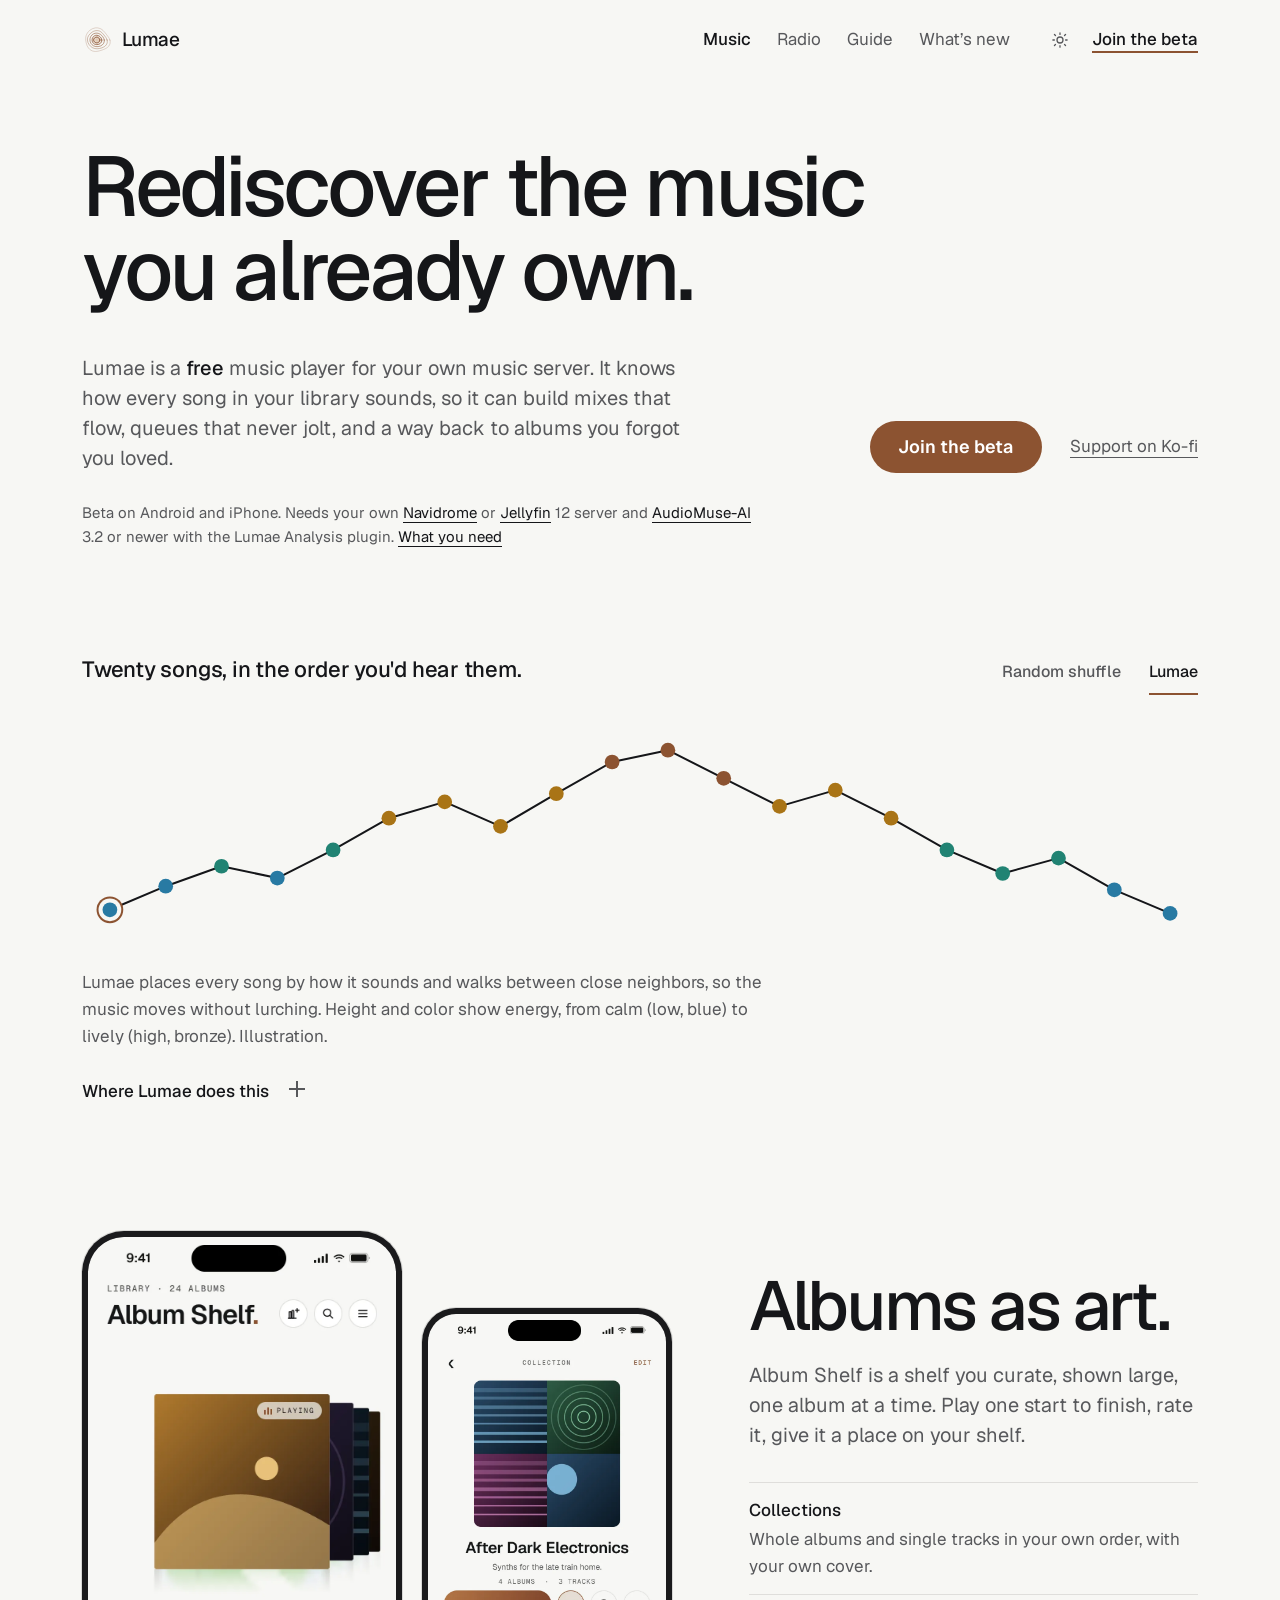
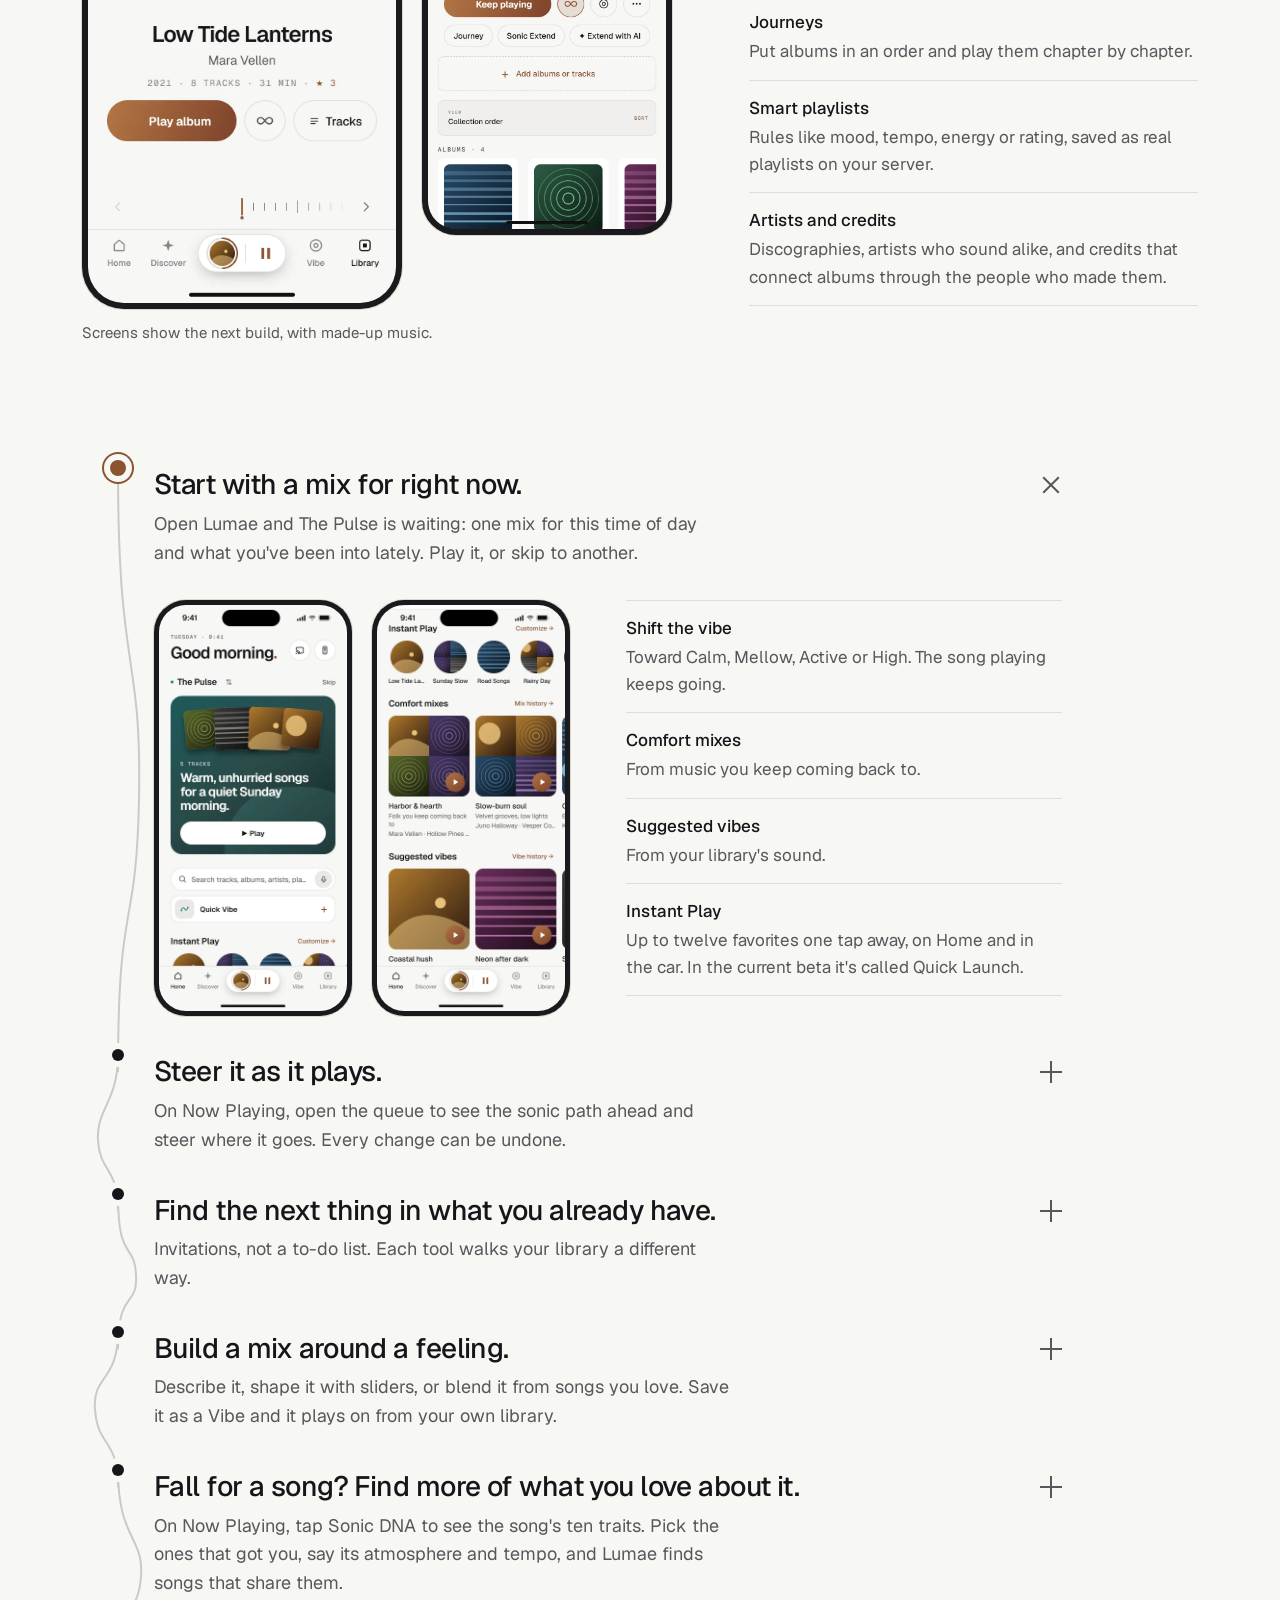
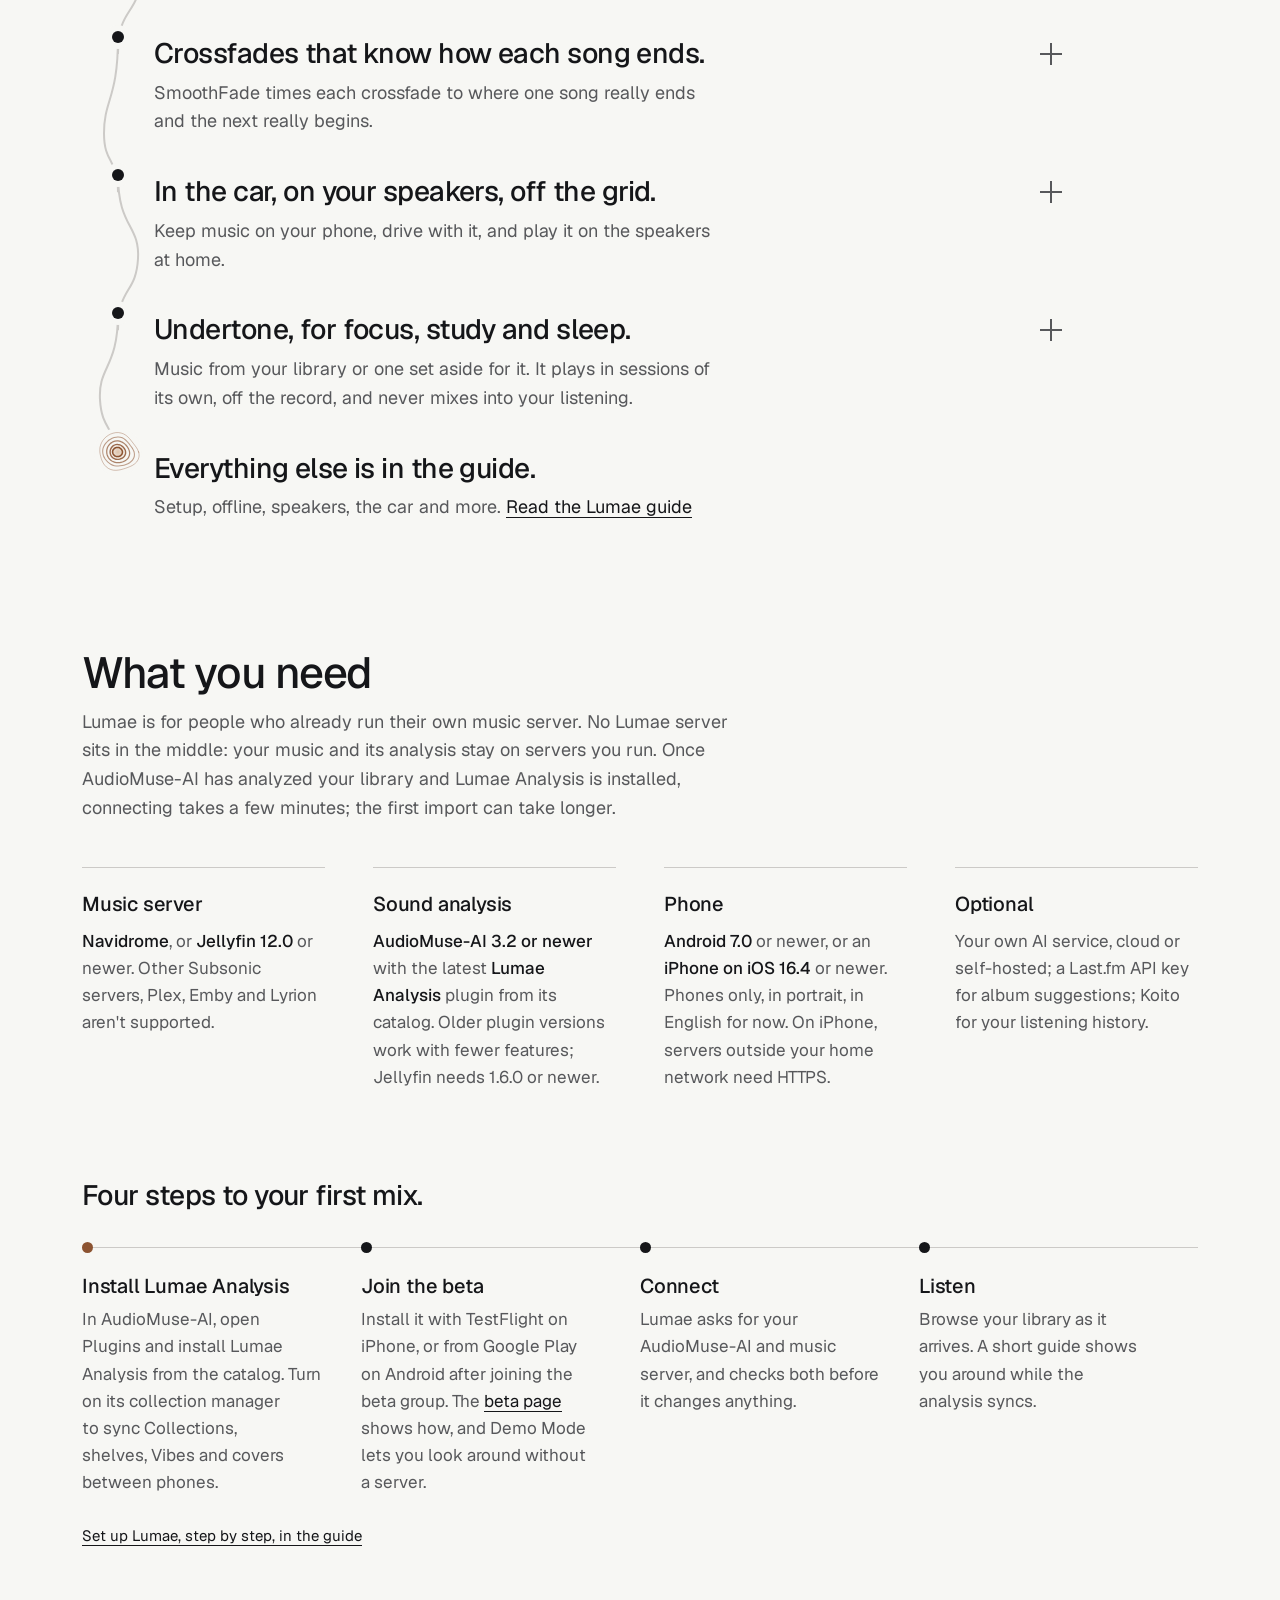
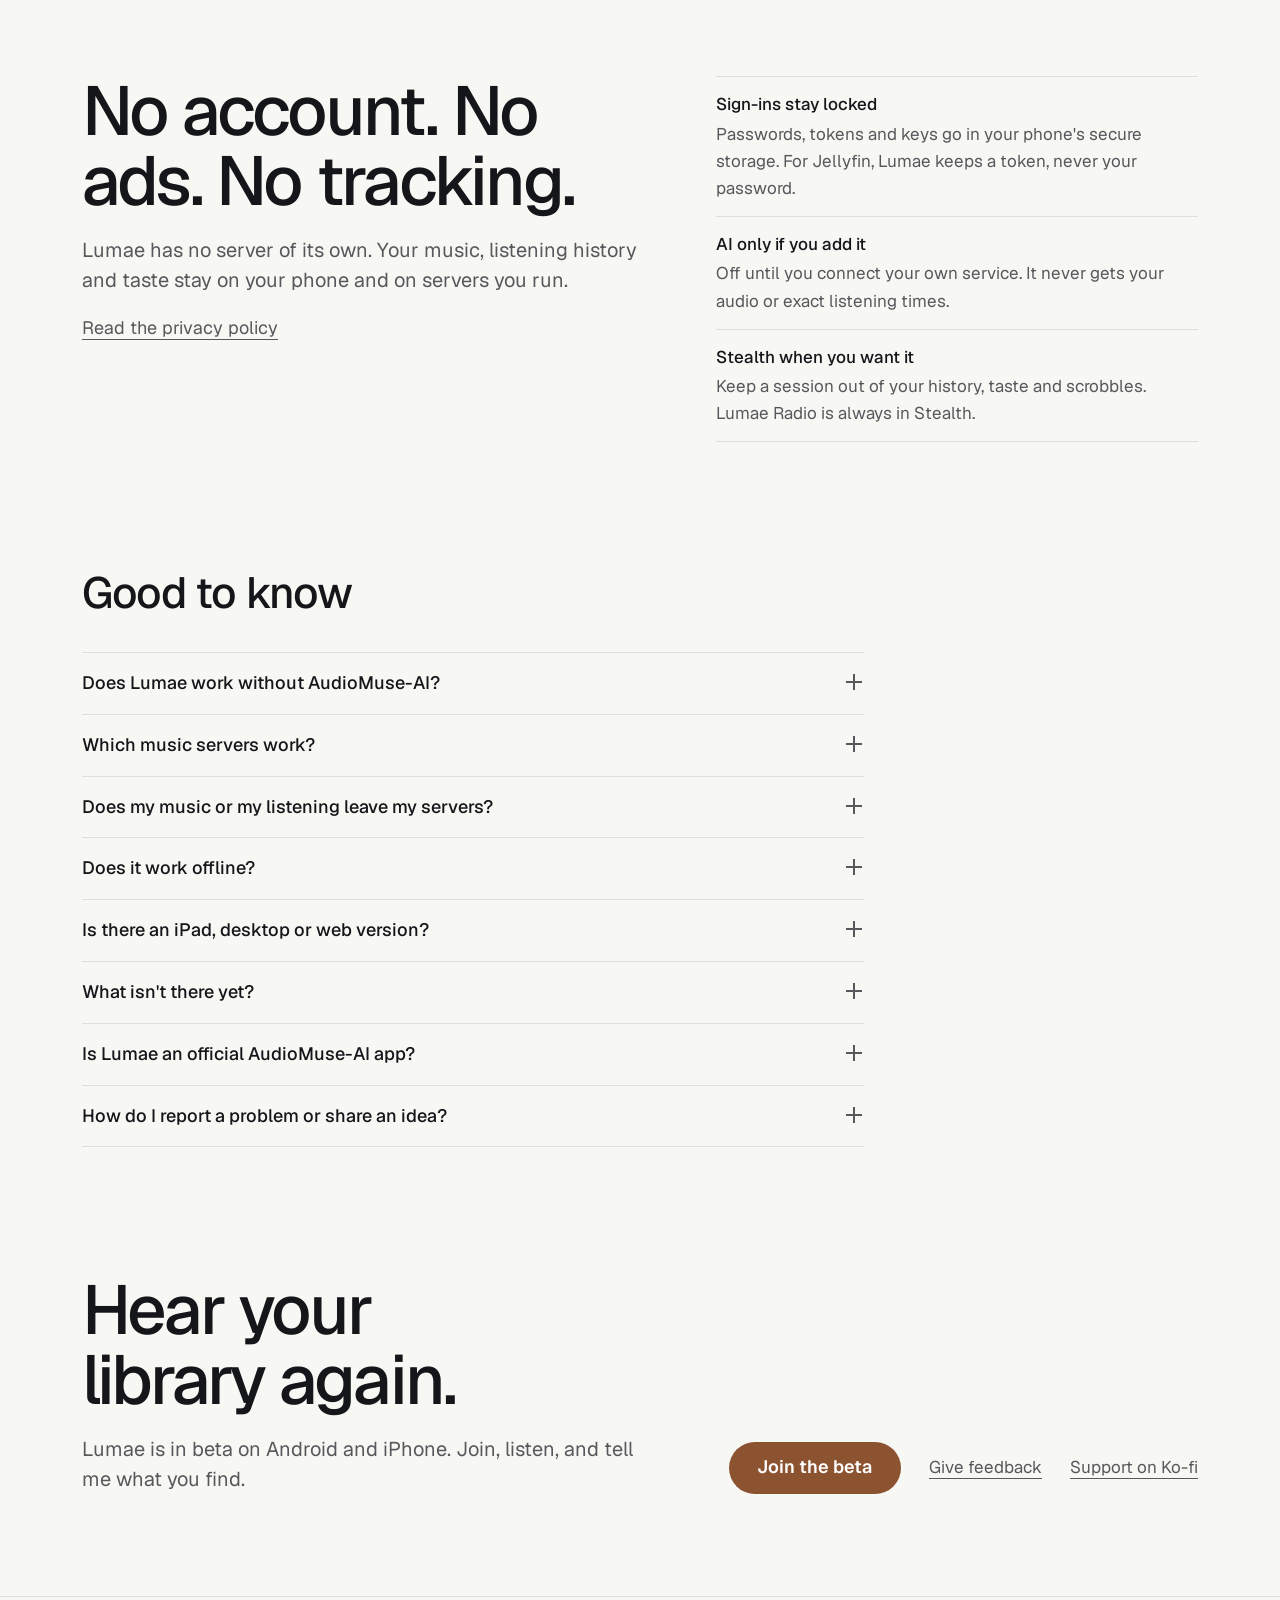
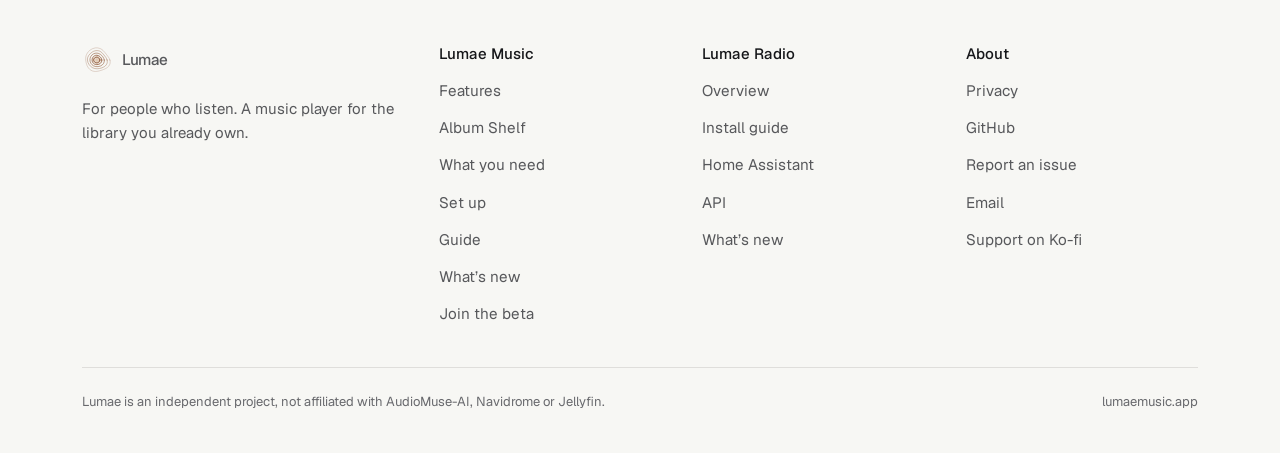
<file: docs/index.html>
<!doctype html>
<html lang="en" class="no-js">
  <head>
    <meta charset="utf-8" />
    <meta name="viewport" content="width=device-width, initial-scale=1, viewport-fit=cover" />
    <title>Lumae · Rediscover the music you already own</title>
    <meta
      name="description"
      content="Lumae is a music player for Android and iPhone that knows how every song on your own music server sounds. Mixes that flow, queues that never jolt, and albums played the way they were made. No account, no ads, no tracking."
    />
    <link rel="canonical" href="https://lumaemusic.app/" />
    <meta name="color-scheme" content="dark light" />
    <meta name="theme-color" content="#0d0d0f" media="(prefers-color-scheme: dark)" />
    <meta name="theme-color" content="#f7f7f4" media="(prefers-color-scheme: light)" />
    <link rel="icon" href="assets/img/brand/favicon.svg" type="image/svg+xml" />
    <link rel="icon" href="assets/img/brand/favicon-32.png" sizes="32x32" type="image/png" />
    <link rel="apple-touch-icon" href="assets/img/brand/apple-touch-icon.png" />
    <link rel="manifest" href="site.webmanifest" />
    <meta property="og:type" content="website" />
    <meta property="og:site_name" content="Lumae" />
    <meta property="og:title" content="Lumae · Rediscover the music you already own" />
    <meta
      property="og:description"
      content="A music player for your own music server that knows how every song sounds. Mixes that flow, queues that never jolt, albums played whole."
    />
    <meta property="og:url" content="https://lumaemusic.app/" />
    <meta property="og:image" content="https://lumaemusic.app/assets/img/og/og-music.jpg" />
    <meta property="og:image:width" content="1200" />
    <meta property="og:image:height" content="630" />
    <meta property="og:image:alt" content="Lumae on two phones: Home with The Pulse, and Now Playing with large album art." />
    <meta name="twitter:card" content="summary_large_image" />
    <link rel="preload" href="assets/fonts/geist-500.woff2" as="font" type="font/woff2" crossorigin />
    <link rel="preload" href="assets/fonts/geist-400.woff2" as="font" type="font/woff2" crossorigin />
    <link rel="stylesheet" href="assets/css/site.css" />
    <script>
      (function () {
        var d = document.documentElement;
        d.className = d.className.replace('no-js', 'js');
        try {
          var t = localStorage.getItem('lumae-site-theme');
          if (t === 'light' || t === 'dark') d.setAttribute('data-theme', t);
        } catch (e) {}
      })();
    </script>
    <script src="assets/js/site.js" defer></script>
  </head>
  <body>
    <svg class="sprite" aria-hidden="true" focusable="false">
      <symbol id="i-moon" viewBox="0 0 24 24"><path d="M20 14.5A8.5 8.5 0 0 1 9.5 4 8.5 8.5 0 1 0 20 14.5Z" /></symbol>
      <symbol id="i-sun" viewBox="0 0 24 24">
        <circle cx="12" cy="12" r="4" />
        <path d="M12 2.5v2M12 19.5v2M4.6 4.6 6 6M18 18l1.4 1.4M2.5 12h2M19.5 12h2M4.6 19.4 6 18M18 6l1.4-1.4" />
      </symbol>
    </svg>

    <a class="skip-link" href="#main">Skip to content</a>

    <!-- site-header:start -->
    <header class="p-header">
      <div class="wrap">
        <a class="brand" href="./">
          <img class="only-dark" src="assets/img/brand/mark.svg" alt="" width="30" height="30" />
          <img class="only-light" src="assets/img/brand/mark-light.svg" alt="" width="30" height="30" />
          <span>Lumae</span>
        </a>
        <nav class="p-nav" aria-label="Lumae">
          <a href="./" data-nav="music" aria-current="page">Music</a>
          <a href="radio/" data-nav="radio">Radio</a>
          <a href="guide/" data-nav="guide">Guide</a>
          <a href="changelog/" data-nav="changelog">What’s new</a>
        </nav>
        <div class="p-header-actions">
          <button class="icon-btn theme-toggle" type="button" aria-label="Switch theme">
            <svg class="icon-moon" aria-hidden="true"><use href="#i-moon" /></svg>
            <svg class="icon-sun" aria-hidden="true"><use href="#i-sun" /></svg>
          </button>
          <a class="p-cta" href="beta/">Join the beta</a>
        </div>
      </div>
    </header>
    <!-- site-header:end -->

    <main id="main">
      <!-- Hero -->
      <section class="wrap p-hero" aria-labelledby="hero-title">
        <h1 id="hero-title" class="p-title">Rediscover the music you already own.</h1>
        <div class="p-hero-row">
          <p class="p-lead">
            Lumae is a <strong>free</strong> music player for your own music server. It knows how every song in your library
            sounds, so it can build mixes that flow, queues that never jolt, and a way back to albums you forgot you loved.
          </p>
          <div class="p-actions">
            <a class="p-btn" href="beta/">Join the beta</a>
            <a class="p-link" href="https://ko-fi.com/rendyhd">Support on Ko-fi</a>
          </div>
        </div>
        <p class="p-needs">
          Beta on Android and iPhone. Needs your own <a href="https://www.navidrome.org">Navidrome</a> or
          <a href="https://jellyfin.org">Jellyfin</a> 12 server and
          <a href="https://github.com/NeptuneHub/AudioMuse-AI">AudioMuse-AI</a> 3.2 or newer with the Lumae Analysis plugin.
          <a href="#need">What you need</a>
        </p>
      </section>

      <!-- Anti-shuffle: the line -->
      <section class="wrap p-fig" id="anti-shuffle" data-demo="line" data-mode="lumae" aria-labelledby="line-title">
        <div class="p-fig-head">
          <h2 id="line-title" class="p-fig-title">Twenty songs, in the order you'd hear them.</h2>
          <div class="p-seg" role="group" aria-label="Order the songs by">
            <button type="button" data-mode="shuffle" aria-pressed="false">Random shuffle</button>
            <button type="button" data-mode="lumae" aria-pressed="true">Lumae</button>
          </div>
        </div>
        <svg
          class="p-line"
          viewBox="0 0 1120 240"
          preserveAspectRatio="none"
          role="img"
          aria-label="Twenty songs as dots on a line. In Lumae's order the line rises and falls gently from one song to the next; in random order it jumps sharply between them."
        >
          <g class="is-shuffle">
            <polyline class="trace" points="28,105 84,206 140,30 196,166 252,87 308,210 364,61 420,140 476,43 532,184 588,114 644,158 700,74 756,180 812,78 868,149 924,92 980,171 1036,105 1092,140" />
            <path class="dot ring" d="M28 105h0.01" /><path class="dot gap" d="M28 105h0.01" />
            <path class="dot e-active" d="M28 105h0.01" /><path class="dot e-calm" d="M84 206h0.01" />
            <path class="dot e-high" d="M140 30h0.01" /><path class="dot e-mellow" d="M196 166h0.01" />
            <path class="dot e-active" d="M252 87h0.01" /><path class="dot e-calm" d="M308 210h0.01" />
            <path class="dot e-high" d="M364 61h0.01" /><path class="dot e-mellow" d="M420 140h0.01" />
            <path class="dot e-high" d="M476 43h0.01" /><path class="dot e-calm" d="M532 184h0.01" />
            <path class="dot e-active" d="M588 114h0.01" /><path class="dot e-mellow" d="M644 158h0.01" />
            <path class="dot e-active" d="M700 74h0.01" /><path class="dot e-calm" d="M756 180h0.01" />
            <path class="dot e-active" d="M812 78h0.01" /><path class="dot e-mellow" d="M868 149h0.01" />
            <path class="dot e-active" d="M924 92h0.01" /><path class="dot e-calm" d="M980 171h0.01" />
            <path class="dot e-active" d="M1036 105h0.01" /><path class="dot e-mellow" d="M1092 140h0.01" />
          </g>
          <g class="is-lumae">
            <polyline class="trace" points="28,206 84,180 140,158 196,171 252,140 308,105 364,87 420,114 476,78 532,43 588,30 644,61 700,92 756,74 812,105 868,140 924,166 980,149 1036,184 1092,210" />
            <path class="dot ring" d="M28 206h0.01" /><path class="dot gap" d="M28 206h0.01" />
            <path class="dot e-calm" d="M28 206h0.01" /><path class="dot e-calm" d="M84 180h0.01" />
            <path class="dot e-mellow" d="M140 158h0.01" /><path class="dot e-calm" d="M196 171h0.01" />
            <path class="dot e-mellow" d="M252 140h0.01" /><path class="dot e-active" d="M308 105h0.01" />
            <path class="dot e-active" d="M364 87h0.01" /><path class="dot e-active" d="M420 114h0.01" />
            <path class="dot e-active" d="M476 78h0.01" /><path class="dot e-high" d="M532 43h0.01" />
            <path class="dot e-high" d="M588 30h0.01" /><path class="dot e-high" d="M644 61h0.01" />
            <path class="dot e-active" d="M700 92h0.01" /><path class="dot e-active" d="M756 74h0.01" />
            <path class="dot e-active" d="M812 105h0.01" /><path class="dot e-mellow" d="M868 140h0.01" />
            <path class="dot e-mellow" d="M924 166h0.01" /><path class="dot e-mellow" d="M980 149h0.01" />
            <path class="dot e-calm" d="M1036 184h0.01" /><path class="dot e-calm" d="M1092 210h0.01" />
          </g>
        </svg>
        <p class="p-cap cap-lumae">
          Lumae places every song by how it sounds and walks between close neighbors, so the music moves without lurching.
          Height and color show energy, from calm (low, blue) to lively (high, bronze). Illustration.
        </p>
        <p class="p-cap cap-shuffle">
          Random shuffle can follow a whisper with a scream. The same twenty songs, with no thought for what came before.
          Illustration.
        </p>
        <details class="p-more">
          <summary>Where Lumae does this</summary>
          <dl class="p-rows">
            <div>
              <dt>Everywhere</dt>
              <dd>Mixes, Vibes and the Shuffle button on albums, artists, playlists and collections.</dd>
            </div>
            <div>
              <dt>More than genre</dt>
              <dd>Neighbors are matched on sound, energy, tempo and key.</dd>
            </div>
            <div>
              <dt>Albums stay albums</dt>
              <dd>Press Play on an album and it plays in order, gapless.</dd>
            </div>
          </dl>
        </details>
      </section>

      <!-- Album Shelf and the library -->
      <section class="wrap p-shelf" id="library" aria-labelledby="library-title">
        <div class="p-shelf-head">
          <h2 id="library-title" class="p-big">Albums as art.</h2>
          <p class="p-sub">
            Album Shelf is a shelf you curate, shown large, one album at a time. Play one start to finish, rate it, give it a
            place on your shelf.
          </p>
        </div>
        <div class="p-shelf-screens">
          <div class="p-screens">
            <figure class="p-screen">
              <img
                class="only-dark"
                src="assets/img/screens/album-shelf.webp"
                width="780"
                height="1688"
                loading="lazy"
                decoding="async"
                alt="The Album Shelf: one album cover large in the center, Low Tide Lanterns by Mara Vellen, with a Play album button."
              />
              <img
                class="only-light"
                src="assets/img/screens/album-shelf-light.webp"
                width="780"
                height="1688"
                loading="lazy"
                decoding="async"
                alt="The Album Shelf: one album cover large in the center, Low Tide Lanterns by Mara Vellen, with a Play album button."
              />
            </figure>
            <figure class="p-screen">
              <img
                class="only-dark"
                src="assets/img/screens/collection.webp"
                width="780"
                height="1688"
                loading="lazy"
                decoding="async"
                alt="A collection called After Dark Electronics, with four albums and three tracks, and buttons for Keep playing, Journey, Sonic Extend and Extend with AI."
              />
              <img
                class="only-light"
                src="assets/img/screens/collection-light.webp"
                width="780"
                height="1688"
                loading="lazy"
                decoding="async"
                alt="A collection called After Dark Electronics, with four albums and three tracks, and buttons for Keep playing, Journey, Sonic Extend and Extend with AI."
              />
            </figure>
          </div>
          <p class="p-note">Screens show the next build, with made-up music.</p>
        </div>
        <dl class="p-rows p-shelf-rows">
          <div>
            <dt>Collections</dt>
            <dd>Whole albums and single tracks in your own order, with your own cover.</dd>
          </div>
          <div>
            <dt>Journeys</dt>
            <dd>Put albums in an order and play them chapter by chapter.</dd>
          </div>
          <div>
            <dt>Smart playlists</dt>
            <dd>Rules like mood, tempo, energy or rating, saved as real playlists on your server.</dd>
          </div>
          <div>
            <dt>Artists and credits</dt>
            <dd>Discographies, artists who sound alike, and credits that connect albums through the people who made them.</dd>
          </div>
        </dl>
      </section>

      <!-- The path: what Lumae does, one stop at a time -->
      <section class="wrap" id="features" aria-labelledby="features-title">
        <h2 id="features-title" class="visually-hidden">What Lumae does</h2>
        <div class="p-rail">
          <div class="p-stop p-stop--now" id="home">
            <svg class="p-curve" aria-hidden="true" viewBox="0 0 72 100" preserveAspectRatio="none"><path d="M36 0 C36 35 60 30 57 55 C54 78 36 70 36 100" /></svg>
            <details open>
              <summary>
                <h3 class="p-stop-title">Start with a mix for right now.</h3>
                <span class="p-stop-lead">Open Lumae and The Pulse is waiting: one mix for this time of day and what you've been into lately. Play it, or skip to another.</span>
              </summary>
              <div class="p-open">
                <div class="p-screens">
                  <figure class="p-screen">
                    <img
                      class="only-dark"
                      src="assets/img/screens/home.webp"
                      width="780"
                      height="1688"
                      loading="lazy"
                      decoding="async"
                      alt="Lumae's Home screen: a Good morning greeting, The Pulse with a five-track mix and a Play button, search, Quick Vibe and Instant Play."
                    />
                    <img
                      class="only-light"
                      src="assets/img/screens/home-light.webp"
                      width="780"
                      height="1688"
                      loading="lazy"
                      decoding="async"
                      alt="Lumae's Home screen: a Good morning greeting, The Pulse with a five-track mix and a Play button, search, Quick Vibe and Instant Play."
                    />
                  </figure>
                  <figure class="p-screen">
                    <img
                      class="only-dark"
                      src="assets/img/screens/home-mixes.webp"
                      width="780"
                      height="1688"
                      loading="lazy"
                      decoding="async"
                      alt="Further down Home: Comfort mixes such as Harbor &amp; hearth and Slow-burn soul, then Suggested vibes such as Coastal hush and Neon after dark."
                    />
                    <img
                      class="only-light"
                      src="assets/img/screens/home-mixes-light.webp"
                      width="780"
                      height="1688"
                      loading="lazy"
                      decoding="async"
                      alt="Further down Home: Comfort mixes such as Harbor &amp; hearth and Slow-burn soul, then Suggested vibes such as Coastal hush and Neon after dark."
                    />
                  </figure>
                </div>
                <dl class="p-rows">
                  <div>
                    <dt>Shift the vibe</dt>
                    <dd>Toward Calm, Mellow, Active or High. The song playing keeps going.</dd>
                  </div>
                  <div>
                    <dt>Comfort mixes</dt>
                    <dd>From music you keep coming back to.</dd>
                  </div>
                  <div>
                    <dt>Suggested vibes</dt>
                    <dd>From your library's sound.</dd>
                  </div>
                  <div>
                    <dt>Instant Play</dt>
                    <dd>Up to twelve favorites one tap away, on Home and in the car. In the current beta it's called Quick Launch.</dd>
                  </div>
                </dl>
              </div>
            </details>
          </div>

          <div class="p-stop" id="queue">
            <svg class="p-curve" aria-hidden="true" viewBox="0 0 72 100" preserveAspectRatio="none"><path d="M36 0 C36 30 14 35 16 55 C18 76 36 72 36 100" /></svg>
            <details>
              <summary>
                <h3 class="p-stop-title">Steer it as it plays.</h3>
                <span class="p-stop-lead">On Now Playing, open the queue to see the sonic path ahead and steer where it goes. Every change can be undone.</span>
              </summary>
              <div class="p-open">
                <div class="p-screens">
                  <figure class="p-screen">
                    <img
                      class="only-dark"
                      src="assets/img/screens/now-playing.webp"
                      width="780"
                      height="1688"
                      loading="lazy"
                      decoding="async"
                      alt="Now Playing in Lumae: large album art, the song Saltwater Hymn by Mara Vellen, star rating and controls, with the queue's sonic path below."
                    />
                    <img
                      class="only-light"
                      src="assets/img/screens/now-playing-light.webp"
                      width="780"
                      height="1688"
                      loading="lazy"
                      decoding="async"
                      alt="Now Playing in Lumae: large album art, the song Saltwater Hymn by Mara Vellen, star rating and controls, with the queue's sonic path below."
                    />
                  </figure>
                  <figure class="p-screen">
                    <img
                      class="only-dark"
                      src="assets/img/screens/queue-journey.webp"
                      width="780"
                      height="1688"
                      loading="lazy"
                      decoding="async"
                      alt="The queue, titled The journey: a row of dots for played and upcoming songs, Steer buttons (brighter, darker, calmer, intense), Find more music, and the songs up next."
                    />
                    <img
                      class="only-light"
                      src="assets/img/screens/queue-journey-light.webp"
                      width="780"
                      height="1688"
                      loading="lazy"
                      decoding="async"
                      alt="The queue, titled The journey: a row of dots for played and upcoming songs, Steer buttons (brighter, darker, calmer, intense), Find more music, and the songs up next."
                    />
                  </figure>
                </div>
                <dl class="p-rows">
                  <div>
                    <dt>Similar songs</dt>
                    <dd>Keep a similar sound.</dd>
                  </div>
                  <div>
                    <dt>Go further</dt>
                    <dd>A similar sound you rarely play.</dd>
                  </div>
                  <div>
                    <dt>Rediscover</dt>
                    <dd>Your 4–5★ songs, unheard for a month.</dd>
                  </div>
                  <div>
                    <dt>Related album</dt>
                    <dd>A whole album from your library.</dd>
                  </div>
                </dl>
              </div>
            </details>
          </div>

          <div class="p-stop" id="discover">
            <svg class="p-curve" aria-hidden="true" viewBox="0 0 72 100" preserveAspectRatio="none"><path d="M36 0 C36 45 52 30 54 52 C56 74 36 60 36 100" /></svg>
            <details>
              <summary>
                <h3 class="p-stop-title">Find the next thing in what you already have.</h3>
                <span class="p-stop-lead">Invitations, not a to-do list. Each tool walks your library a different way.</span>
              </summary>
              <div class="p-open">
                <div class="p-screens">
                  <figure class="p-screen">
                    <img
                      class="only-dark"
                      src="assets/img/screens/discover.webp"
                      width="780"
                      height="1688"
                      loading="lazy"
                      decoding="async"
                      alt="The Discover tab: a Discuss with AI card and the tools Wander, Sonic Bridge, Memory Lane and Rabbit Hole."
                    />
                    <img
                      class="only-light"
                      src="assets/img/screens/discover-light.webp"
                      width="780"
                      height="1688"
                      loading="lazy"
                      decoding="async"
                      alt="The Discover tab: a Discuss with AI card and the tools Wander, Sonic Bridge, Memory Lane and Rabbit Hole."
                    />
                  </figure>
                  <figure class="p-screen">
                    <img
                      class="only-dark"
                      src="assets/img/screens/discuss-with-ai.webp"
                      width="780"
                      height="1688"
                      loading="lazy"
                      decoding="async"
                      alt="A conversation in Discuss with AI. The listener asks for something warm and acoustic, but not sleepy; the reply suggests a song from their library and says why."
                    />
                    <img
                      class="only-light"
                      src="assets/img/screens/discuss-with-ai-light.webp"
                      width="780"
                      height="1688"
                      loading="lazy"
                      decoding="async"
                      alt="A conversation in Discuss with AI. The listener asks for something warm and acoustic, but not sleepy; the reply suggests a song from their library and says why."
                    />
                  </figure>
                </div>
                <dl class="p-rows">
                  <div>
                    <dt>Wander</dt>
                    <dd>Walk outward from any song. It says how far each step goes, and can keep going from the last one.</dd>
                  </div>
                  <div>
                    <dt>Sonic Bridge</dt>
                    <dd>Pick two songs, say a jazz ballad and a techno track, and walk the path between them.</dd>
                  </div>
                  <div>
                    <dt>Memory Lane</dt>
                    <dd>Songs you loved, then stopped playing for three months or more.</dd>
                  </div>
                  <div>
                    <dt>Discuss with AI</dt>
                    <dd>Describe what you want and get songs from your library, each with a reason. Needs your own AI service.</dd>
                  </div>
                  <div>
                    <dt>Search by Recording</dt>
                    <dd>
                      Hear something you think you own? Record about twenty seconds and your AudioMuse-AI server finds it in your
                      library. Needs AudioMuse-AI 3.6.2 or newer with Neural Fingerprint on. The clip goes only to your server.
                    </dd>
                  </div>
                </dl>
              </div>
            </details>
          </div>

          <div class="p-stop" id="vibe">
            <svg class="p-curve" aria-hidden="true" viewBox="0 0 72 100" preserveAspectRatio="none"><path d="M36 0 C36 32 10 28 13 50 C16 75 36 68 36 100" /></svg>
            <details>
              <summary>
                <h3 class="p-stop-title">Build a mix around a feeling.</h3>
                <span class="p-stop-lead">Describe it, shape it with sliders, or blend it from songs you love. Save it as a Vibe and it plays on from your own library.</span>
              </summary>
              <div class="p-open">
                <figure class="p-vis">
                  <div class="panel" data-demo="compass">
                    <div class="panel-head">
                      <span class="panel-label">Mood Compass. Illustration.</span>
                    </div>
                    <div class="compass">
                      <div class="compass-input">
                        <span class="visually-hidden">Words typed into Mood Compass:</span>
                        <span class="typed">rock workout</span><span class="caret" aria-hidden="true"></span>
                        <span class="count" aria-hidden="true">12 / 240</span>
                      </div>
                      <div class="compass-chips"></div>
                      <p class="visually-hidden compass-status" aria-live="polite"></p>
                      <div class="try-row">
                        <span class="panel-label">Try</span>
                        <button type="button" class="chip-btn" data-phrase="rock workout" aria-pressed="false">rock workout</button>
                        <button type="button" class="chip-btn" data-phrase="melancholy jazz" aria-pressed="false">
                          melancholy jazz
                        </button>
                        <button type="button" class="chip-btn" data-phrase="deep focus" aria-pressed="false">deep focus</button>
                        <button type="button" class="chip-btn" data-phrase="long drive" aria-pressed="false">long drive</button>
                      </div>
                    </div>
                  </div>
                  <figcaption>
                    Your words become genres, an energy level and mood leanings. Lumae finds the songs in your library that
                    fit, and puts them in an order that flows.
                  </figcaption>
                </figure>
                <dl class="p-rows">
                  <div>
                    <dt>Mood Compass</dt>
                    <dd>Type a few words, like “rock workout” or “deep focus”.</dd>
                  </div>
                  <div>
                    <dt>DNA Vibe</dt>
                    <dd>Ten sliders, from energy and mood to vocals and atmosphere.</dd>
                  </div>
                  <div>
                    <dt>Palette Builder</dt>
                    <dd>Mix up to ten tracks, albums and playlists, and set how much each one counts.</dd>
                  </div>
                  <div>
                    <dt>Saved Vibes</dt>
                    <dd>Push one while it plays: warmer or cooler, familiar or new. They follow you to your other phones.</dd>
                  </div>
                </dl>
              </div>
            </details>
          </div>

          <div class="p-stop" id="dna">
            <svg class="p-curve" aria-hidden="true" viewBox="0 0 72 100" preserveAspectRatio="none"><path d="M36 0 C36 38 62 36 59 58 C56 80 36 74 36 100" /></svg>
            <details>
              <summary>
                <h3 class="p-stop-title">Fall for a song? Find more of what you love about it.</h3>
                <span class="p-stop-lead">On Now Playing, tap Sonic DNA to see the song's ten traits. Pick the ones that got you, say its atmosphere and tempo, and Lumae finds songs that share them.</span>
              </summary>
              <div class="p-open">
                <figure class="p-vis">
                  <div class="panel" data-demo="radar">
                    <div class="panel-head">
                      <span class="panel-label">Sonic DNA. Illustration.</span>
                      <div class="segmented" role="group" aria-label="Song">
                        <button type="button" data-track="saltwater" aria-pressed="true">Saltwater<span class="hide-sm"> Hymn</span></button>
                        <button type="button" data-track="strobe" aria-pressed="false">Strobe<span class="hide-sm"> Psalm</span></button>
                        <button type="button" data-track="amber" aria-pressed="false">Amber<span class="hide-sm"> Hours</span></button>
                      </div>
                    </div>
                    <svg
                      class="radar"
                      viewBox="-40 0 600 440"
                      role="img"
                      aria-label="A radar chart of a song's ten traits: energy, mood, danceability, aggression, acoustic sound, vocals, complexity, tempo, rhythm and atmosphere."
                    ></svg>
                  </div>
                </figure>
                <dl class="p-rows">
                  <div>
                    <dt>Approve or reject</dt>
                    <dd>Each wave of matches, until it feels right.</dd>
                  </div>
                  <div>
                    <dt>Play it now</dt>
                    <dd>Or save it as a Palette for later.</dd>
                  </div>
                  <div>
                    <dt>Every trait comes from the audio</dt>
                    <dd>Through AudioMuse-AI's analysis, not from typed tags.</dd>
                  </div>
                </dl>
              </div>
            </details>
          </div>

          <div class="p-stop" id="sound">
            <svg class="p-curve" aria-hidden="true" viewBox="0 0 72 100" preserveAspectRatio="none"><path d="M36 0 C36 40 22 40 22 62 C22 82 36 78 36 100" /></svg>
            <details>
              <summary>
                <h3 class="p-stop-title">Crossfades that know how each song ends.</h3>
                <span class="p-stop-lead">SmoothFade times each crossfade to where one song really ends and the next really begins.</span>
              </summary>
              <div class="p-open">
                <figure class="p-vis">
                  <svg class="xfade" viewBox="0 0 600 290" role="img" aria-label="Two waveforms overlap: the first song's ending fades out while the next song's opening fades in, timed to the quiet outro and the soft intro.">
                    <rect class="overlap" x="250" y="20" width="160" height="220" rx="10" />
                    <path class="wave-a" d="M20 130 L20 110 L35 70 L50 120 L65 60 L80 115 L95 66 L110 118 L125 58 L140 120 L155 64 L170 116 L185 70 L200 114 L215 76 L230 112 L245 84 L260 110 L275 92 L290 108 L305 98 L320 106 L335 101 L350 104 L365 102 L380 103 L395 102.5 L410 103 L410 157 L395 157.5 L380 157 L365 158 L350 156 L335 159 L320 154 L305 162 L290 152 L275 168 L260 150 L245 176 L230 148 L215 184 L200 146 L185 190 L170 144 L155 196 L140 140 L125 202 L110 142 L95 194 L80 145 L65 200 L50 140 L35 190 L20 150 Z" />
                    <path class="wave-b" d="M250 129 L265 128 L280 126 L295 124 L310 120 L325 116 L340 108 L355 98 L370 86 L385 76 L400 66 L415 112 L430 58 L445 118 L460 62 L475 114 L490 56 L505 120 L520 60 L535 116 L550 58 L565 118 L580 62 L580 198 L565 142 L550 202 L535 144 L520 200 L505 140 L490 204 L475 146 L460 198 L445 142 L430 202 L415 148 L400 194 L385 184 L370 174 L355 162 L340 152 L325 144 L310 140 L295 136 L280 134 L265 132 L250 131 Z" />
                    <path class="fade fade-a" d="M250 40 C 320 40, 360 120, 410 238" />
                    <path class="fade fade-b" d="M250 238 C 300 120, 340 40, 410 40" />
                    <text x="20" y="272">Song A, outro</text>
                    <text x="580" y="272" text-anchor="end">Song B, intro</text>
                    <text x="330" y="272" text-anchor="middle">overlap</text>
                  </svg>
                  <figcaption>
                    The overlap lines up with the first song's quiet ending and the next song's soft start, instead of a
                    fixed number of seconds. Illustration.
                  </figcaption>
                </figure>
                <dl class="p-rows">
                  <div>
                    <dt>Gapless</dt>
                    <dd>Songs that follow each other on an album play gapless.</dd>
                  </div>
                  <div>
                    <dt>Loudness, leveled</dt>
                    <dd>Loud songs are turned down to a steady level; quiet ones are never pushed up.</dd>
                  </div>
                  <div>
                    <dt>Buffer ahead</dt>
                    <dd>The next songs are kept whole on your phone, so the music rides out dead spots.</dd>
                  </div>
                  <div>
                    <dt>Quality you choose</dt>
                    <dd>Original files on Wi-Fi, a lighter stream on cellular, or originals everywhere.</dd>
                  </div>
                </dl>
              </div>
            </details>
          </div>

          <div class="p-stop" id="everywhere">
            <svg class="p-curve" aria-hidden="true" viewBox="0 0 72 100" preserveAspectRatio="none"><path d="M36 0 C36 34 58 32 56 54 C54 77 36 72 36 100" /></svg>
            <details>
              <summary>
                <h3 class="p-stop-title">In the car, on your speakers, off the grid.</h3>
                <span class="p-stop-lead">Keep music on your phone, drive with it, and play it on the speakers at home.</span>
              </summary>
              <div class="p-open">
                <dl class="p-rows">
                  <div>
                    <dt>Offline</dt>
                    <dd>Keep anything offline, let Smart downloads pick what you'll want, or mirror the whole library.</dd>
                  </div>
                  <div>
                    <dt>In the car</dt>
                    <dd>Android Auto and CarPlay, with Home, Vibes, Library and Downloads.</dd>
                  </div>
                  <div>
                    <dt>Speakers</dt>
                    <dd>
                      Chromecast on both phones and AirPlay on iPhone. On Android, Sonos, Marantz (HEOS) and UPnP/DLNA speakers
                      too.
                    </dd>
                  </div>
                  <div>
                    <dt>Home-screen widgets</dt>
                    <dd>A Now playing widget on Android, and the Lumae Radio widget on Android and iPhone.</dd>
                  </div>
                </dl>
              </div>
            </details>
          </div>

          <div class="p-stop" id="undertone">
            <svg class="p-curve" aria-hidden="true" viewBox="0 0 72 100" preserveAspectRatio="none"><path d="M36 0 C36 36 16 34 18 56 C20 78 36 72 36 100" /></svg>
            <details>
              <summary>
                <h3 class="p-stop-title">Undertone, for focus, study and sleep.</h3>
                <span class="p-stop-lead">Music from your library or one set aside for it. It plays in sessions of its own, off the record, and never mixes into your listening.</span>
              </summary>
              <div class="p-open">
                <dl class="p-rows">
                  <div>
                    <dt>Presets in categories</dt>
                    <dd>Pick an album, folder or track and it plays on repeat.</dd>
                  </div>
                  <div>
                    <dt>Timer and alarm</dt>
                    <dd>
                      A timer of 15 to 90 minutes, or until a time. At the end it fades out or finishes the track, and an alarm
                      can follow. On iPhone, alarms need iOS 26 or later.
                    </dd>
                  </div>
                  <div>
                    <dt>Set it up</dt>
                    <dd class="p-text">
                      Turn it on in Settings → Undertone, then choose a library on your music server, or another Navidrome or
                      Jellyfin server. <a href="guide/#undertone">Undertone in the guide</a>
                    </dd>
                  </div>
                </dl>
              </div>
            </details>
          </div>

          <div class="p-stop p-stop--end">
            <img class="p-mark only-dark" src="assets/img/brand/mark.svg" alt="" width="48" height="48" loading="lazy" />
            <img class="p-mark only-light" src="assets/img/brand/mark-light.svg" alt="" width="48" height="48" loading="lazy" />
            <h3 class="p-stop-title">Everything else is in the guide.</h3>
            <p class="p-stop-lead p-text">
              Setup, offline, speakers, the car and more. <a href="guide/">Read the Lumae guide</a>
            </p>
          </div>
        </div>
      </section>

      <!-- What you need -->
      <section class="wrap p-sec" id="need" aria-labelledby="need-title">
        <h2 id="need-title" class="p-mid">What you need</h2>
        <p class="p-sub">
          Lumae is for people who already run their own music server. No Lumae server sits in the middle: your music and its
          analysis stay on servers you run. Once AudioMuse-AI has analyzed your library and Lumae Analysis is installed,
          connecting takes a few minutes; the first import can take longer.
        </p>
        <dl class="p-cols">
          <div>
            <dt>Music server</dt>
            <dd><strong>Navidrome</strong>, or <strong>Jellyfin 12.0</strong> or newer. Other Subsonic servers, Plex, Emby and Lyrion aren't supported.</dd>
          </div>
          <div>
            <dt>Sound analysis</dt>
            <dd>
              <strong>AudioMuse-AI 3.2 or newer</strong> with the latest <strong>Lumae Analysis</strong> plugin from its catalog.
              Older plugin versions work with fewer features; Jellyfin needs 1.6.0 or newer.
            </dd>
          </div>
          <div>
            <dt>Phone</dt>
            <dd>
              <strong>Android 7.0</strong> or newer, or an <strong>iPhone on iOS 16.4</strong> or newer. Phones only, in portrait,
              in English for now. On iPhone, servers outside your home network need HTTPS.
            </dd>
          </div>
          <div>
            <dt>Optional</dt>
            <dd>Your own AI service, cloud or self-hosted; a Last.fm API key for album suggestions; Koito for your listening history.</dd>
          </div>
        </dl>
        <div class="p-setup" id="setup">
          <h3 class="p-setup-title">Four steps to your first mix.</h3>
          <ol class="p-steps" role="list">
            <li>
              <h4>Install Lumae Analysis</h4>
              <p>
                In AudioMuse-AI, open Plugins and install Lumae Analysis from the catalog. Turn on its collection manager to
                sync Collections, shelves, Vibes and covers between phones.
              </p>
            </li>
            <li>
              <h4>Join the beta</h4>
              <p class="p-text">
                Install it with TestFlight on iPhone, or from Google Play on Android after joining the beta group. The
                <a href="beta/">beta page</a> shows how, and Demo Mode lets you look around without a server.
              </p>
            </li>
            <li>
              <h4>Connect</h4>
              <p>Lumae asks for your AudioMuse-AI and music server, and checks both before it changes anything.</p>
            </li>
            <li>
              <h4>Listen</h4>
              <p>Browse your library as it arrives. A short guide shows you around while the analysis syncs.</p>
            </li>
          </ol>
          <p class="p-note p-text"><a href="guide/#set-up">Set up Lumae, step by step, in the guide</a></p>
        </div>
      </section>

      <!-- Privacy -->
      <section class="wrap p-sec" id="privacy" aria-labelledby="privacy-title">
        <div class="p-split">
          <div>
            <h2 id="privacy-title" class="p-big">No account. No ads. No tracking.</h2>
            <p class="p-sub">
              Lumae has no server of its own. Your music, listening history and taste stay on your phone and on servers you run.
            </p>
            <p class="p-sub"><a class="p-link" href="privacy/">Read the privacy policy</a></p>
          </div>
          <dl class="p-rows">
            <div>
              <dt>Sign-ins stay locked</dt>
              <dd>Passwords, tokens and keys go in your phone's secure storage. For Jellyfin, Lumae keeps a token, never your password.</dd>
            </div>
            <div>
              <dt>AI only if you add it</dt>
              <dd>Off until you connect your own service. It never gets your audio or exact listening times.</dd>
            </div>
            <div>
              <dt>Stealth when you want it</dt>
              <dd>Keep a session out of your history, taste and scrobbles. Lumae Radio is always in Stealth.</dd>
            </div>
          </dl>
        </div>
      </section>

      <!-- Questions -->
      <section class="wrap p-sec" id="faq" aria-labelledby="faq-title">
        <h2 id="faq-title" class="p-mid">Good to know</h2>
        <div class="p-faq">
          <details>
            <summary>Does Lumae work without AudioMuse-AI?</summary>
            <div>
              <p>
                No. Lumae is built on AudioMuse-AI's analysis of your music: without it, nothing tells one song's sound from
                another. AudioMuse-AI is a self-hosted project that runs next to your music server.
              </p>
            </div>
          </details>
          <details>
            <summary>Which music servers work?</summary>
            <div>
              <p>
                Navidrome, and Jellyfin 12.0 or newer with Lumae Analysis 1.6.0 or newer. Other Subsonic servers, Plex, Emby
                and Lyrion aren't supported. A phone stays with the server type it was set up with: moving between
                Navidrome and Jellyfin means a fresh install of Lumae.
              </p>
            </div>
          </details>
          <details>
            <summary>Does my music or my listening leave my servers?</summary>
            <div>
              <p class="p-text">
                Music streams from your server to your phone, and your history and taste stay on your phone and your own
                servers. If you turn on AI or album suggestions, those services get only what their feature needs, never
                your audio. The <a href="privacy/">privacy policy</a> has every detail.
              </p>
            </div>
          </details>
          <details>
            <summary>Does it work offline?</summary>
            <div>
              <p>
                Yes. Keep what you like offline, let Smart downloads fill a budget with music you'll want, or mirror a
                whole library. Offline mode plays downloads only.
              </p>
            </div>
          </details>
          <details>
            <summary>Is there an iPad, desktop or web version?</summary>
            <div>
              <p class="p-text">
                No, Lumae is made for phones. For the living room there is
                <a href="radio/">Lumae Radio</a>, now in beta.
              </p>
            </div>
          </details>
          <details>
            <summary>What isn't there yet?</summary>
            <div>
              <p>
                No sleep timer, playback speed control or queue reordering yet, and no EQ on iPhone. CarPlay has no search
                or Siri. While you cast, SmoothFade, loudness leveling and the EQ pause.
              </p>
            </div>
          </details>
          <details>
            <summary>Is Lumae an official AudioMuse-AI app?</summary>
            <div>
              <p class="p-text">
                No. Lumae is an independent project. Problems with the app belong in
                <a href="https://github.com/rendyhd/lumae/issues">Lumae's GitHub issues</a>; confirmed
                AudioMuse-AI server or plugin-system problems belong with the AudioMuse-AI project.
              </p>
            </div>
          </details>
          <details>
            <summary>How do I report a problem or share an idea?</summary>
            <div>
              <p class="p-text">
                Open an issue on GitHub, or in the app go to Library ≡ → Settings → About &amp; help → Report an issue or get in
                touch. Mention your phone, your music server, AudioMuse-AI and Lumae Analysis versions, your library's rough
                size, and what you were doing. Issues are public, so email logs to
                <a href="mailto:apps@rendyjansen.com">apps@rendyjansen.com</a> instead.
              </p>
              <p>
                And tell me what Lumae recommended that felt surprisingly right, and what felt repetitive, slow or
                confusing.
              </p>
            </div>
          </details>
        </div>
      </section>

      <!-- Closing call -->
      <section class="wrap p-end" aria-labelledby="cta-title">
        <div class="p-split">
          <div>
            <h2 id="cta-title" class="p-big">Hear your library again.</h2>
            <p class="p-sub">Lumae is in beta on Android and iPhone. Join, listen, and tell me what you find.</p>
          </div>
          <div class="p-actions">
            <a class="p-btn" href="beta/">Join the beta</a>
            <a class="p-link" href="https://github.com/rendyhd/lumae/issues">Give feedback</a>
            <a class="p-link" href="https://ko-fi.com/rendyhd">Support on Ko-fi</a>
          </div>
        </div>
      </section>
    </main>

    <!-- site-footer:start -->
    <footer class="site-footer">
      <div class="wrap">
        <div class="footer-grid">
          <div>
            <a class="brand" href="./">
              <img class="only-dark" src="assets/img/brand/mark.svg" alt="" width="30" height="30" />
              <img class="only-light" src="assets/img/brand/mark-light.svg" alt="" width="30" height="30" />
              <span>Lumae</span>
            </a>
            <p class="footer-tag">For people who listen. A music player for the library you already own.</p>
          </div>
          <nav aria-labelledby="footer-music">
            <h2 id="footer-music">Lumae Music</h2>
            <ul role="list">
              <li><a href="./#features">Features</a></li>
              <li><a href="./#library">Album Shelf</a></li>
              <li><a href="./#need">What you need</a></li>
              <li><a href="./#setup">Set up</a></li>
              <li><a href="guide/">Guide</a></li>
              <li><a href="changelog/">What’s new</a></li>
              <li><a href="beta/">Join the beta</a></li>
            </ul>
          </nav>
          <nav aria-labelledby="footer-radio">
            <h2 id="footer-radio">Lumae Radio</h2>
            <ul role="list">
              <li><a href="radio/">Overview</a></li>
              <li><a href="radio/docs/#install">Install guide</a></li>
              <li><a href="radio/docs/#home-assistant">Home Assistant</a></li>
              <li><a href="radio/docs/#api">API</a></li>
              <li><a href="changelog/#lumae-radio">What’s new</a></li>
            </ul>
          </nav>
          <nav aria-labelledby="footer-about">
            <h2 id="footer-about">About</h2>
            <ul role="list">
              <li><a href="privacy/">Privacy</a></li>
              <li><a href="https://github.com/rendyhd/lumae">GitHub</a></li>
              <li><a href="https://github.com/rendyhd/lumae/issues">Report an issue</a></li>
              <li><a href="mailto:apps@rendyjansen.com">Email</a></li>
              <li><a href="https://ko-fi.com/rendyhd">Support on Ko-fi</a></li>
            </ul>
          </nav>
        </div>
        <div class="footer-note">
          <span>Lumae is an independent project, not affiliated with AudioMuse-AI, Navidrome or Jellyfin.</span>
          <span>lumaemusic.app</span>
        </div>
      </div>
    </footer>
    <!-- site-footer:end -->
  </body>
</html>
</file>
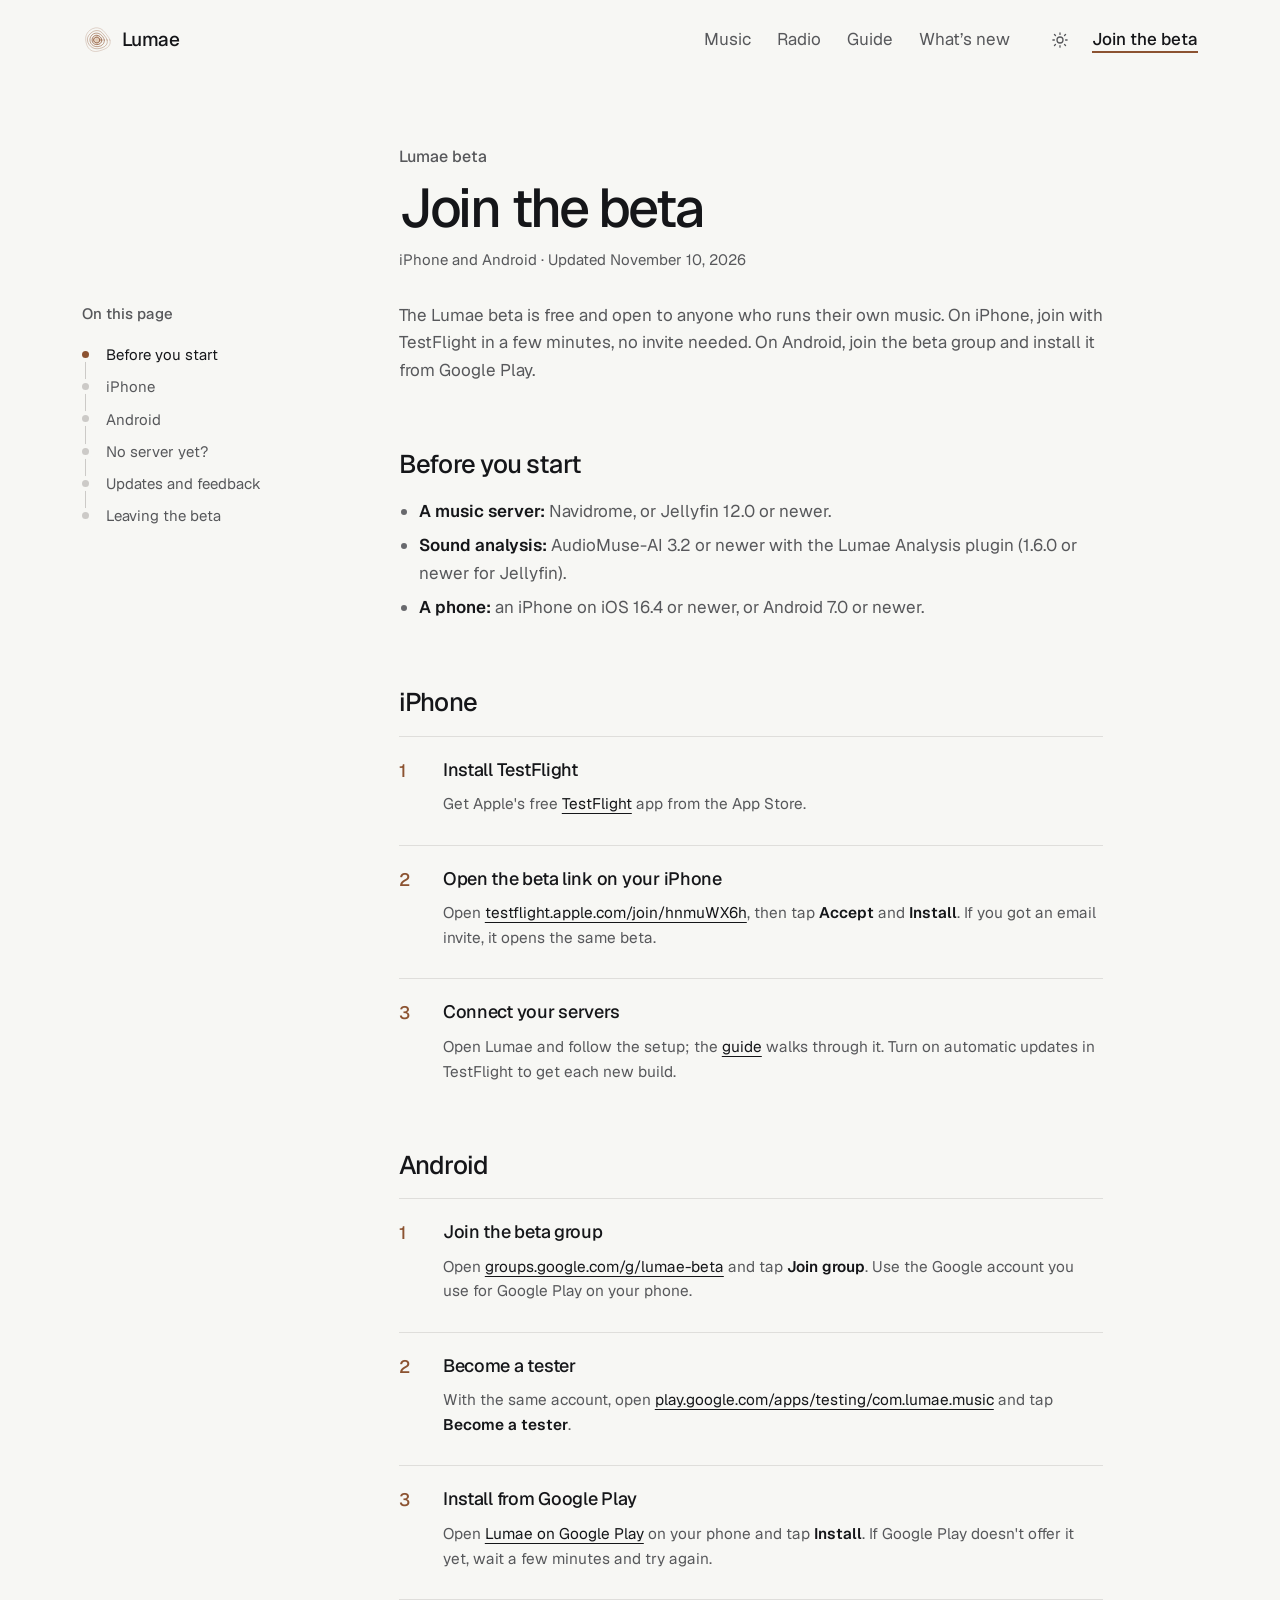
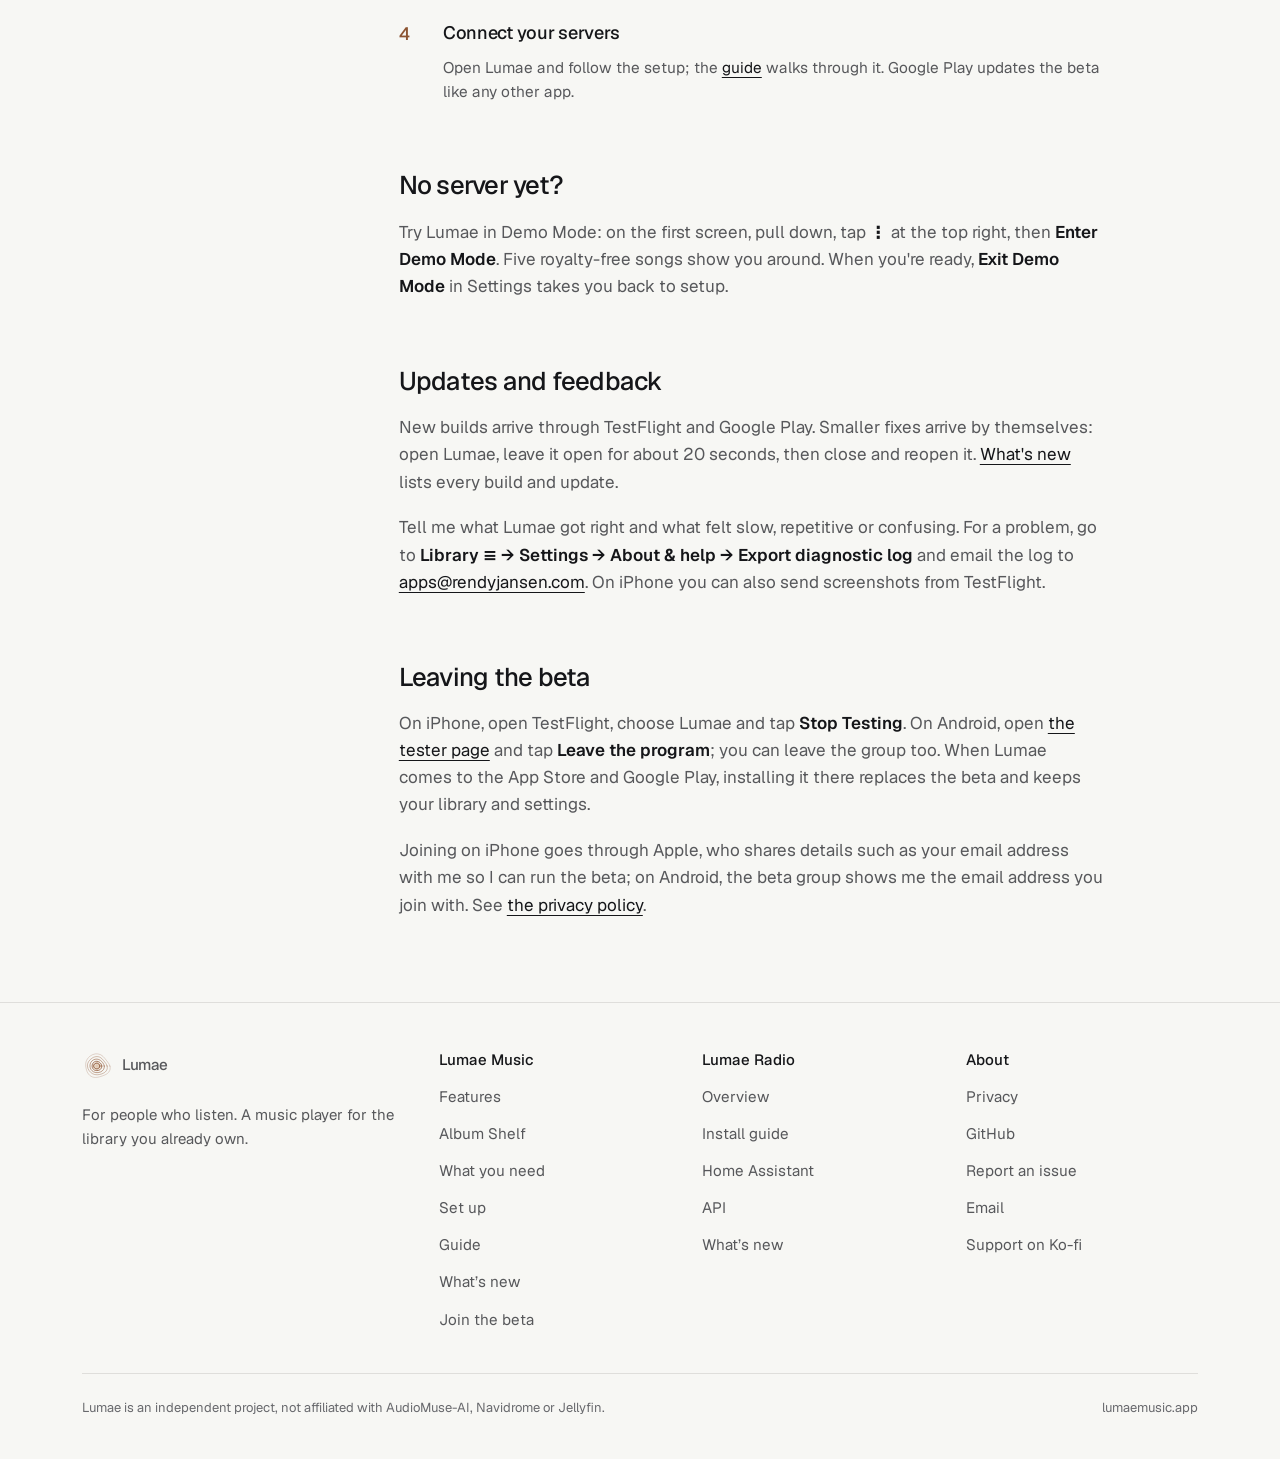
<file: docs/beta/index.html>
<!doctype html>
<html lang="en" class="no-js">
  <head>
    <meta charset="utf-8" />
    <meta name="viewport" content="width=device-width, initial-scale=1, viewport-fit=cover" />
    <title>Join the Lumae beta · iPhone and Android</title>
    <meta
      name="description"
      content="How to join the Lumae beta: TestFlight on iPhone, Google Play on Android, and Demo Mode if you don't have a server yet."
    />
    <link rel="canonical" href="https://lumaemusic.app/beta/" />
    <meta name="color-scheme" content="dark light" />
    <meta name="theme-color" content="#0d0d0f" media="(prefers-color-scheme: dark)" />
    <meta name="theme-color" content="#f7f7f4" media="(prefers-color-scheme: light)" />
    <link rel="icon" href="../assets/img/brand/favicon.svg" type="image/svg+xml" />
    <link rel="icon" href="../assets/img/brand/favicon-32.png" sizes="32x32" type="image/png" />
    <link rel="apple-touch-icon" href="../assets/img/brand/apple-touch-icon.png" />
    <link rel="manifest" href="../site.webmanifest" />
    <meta property="og:type" content="website" />
    <meta property="og:site_name" content="Lumae" />
    <meta property="og:title" content="Join the Lumae beta · iPhone and Android" />
    <meta
      property="og:description"
      content="TestFlight on iPhone, Google Play on Android: join the Lumae beta and play your own music library."
    />
    <meta property="og:url" content="https://lumaemusic.app/beta/" />
    <meta property="og:image" content="https://lumaemusic.app/assets/img/og/og-music.jpg" />
    <meta property="og:image:width" content="1200" />
    <meta property="og:image:height" content="630" />
    <meta property="og:image:alt" content="Lumae Music on a phone." />
    <meta name="twitter:card" content="summary_large_image" />
    <link rel="preload" href="../assets/fonts/geist-600.woff2" as="font" type="font/woff2" crossorigin />
    <link rel="preload" href="../assets/fonts/geist-400.woff2" as="font" type="font/woff2" crossorigin />
    <link rel="stylesheet" href="../assets/css/site.css" />
    <script>
      (function () {
        var d = document.documentElement;
        d.className = d.className.replace('no-js', 'js');
        try {
          var t = localStorage.getItem('lumae-site-theme');
          if (t === 'light' || t === 'dark') d.setAttribute('data-theme', t);
        } catch (e) {}
      })();
    </script>
    <script src="../assets/js/site.js" defer></script>
  </head>
  <body class="page-doc">
    <svg class="sprite" aria-hidden="true" focusable="false">
      <symbol id="i-moon" viewBox="0 0 24 24"><path d="M20 14.5A8.5 8.5 0 0 1 9.5 4 8.5 8.5 0 1 0 20 14.5Z" /></symbol>
      <symbol id="i-sun" viewBox="0 0 24 24">
        <circle cx="12" cy="12" r="4" />
        <path d="M12 2.5v2M12 19.5v2M4.6 4.6 6 6M18 18l1.4 1.4M2.5 12h2M19.5 12h2M4.6 19.4 6 18M18 6l1.4-1.4" />
      </symbol>
    </svg>

    <a class="skip-link" href="#main">Skip to content</a>

    <!-- site-header:start -->
    <header class="p-header">
      <div class="wrap">
        <a class="brand" href="../">
          <img class="only-dark" src="../assets/img/brand/mark.svg" alt="" width="30" height="30" />
          <img class="only-light" src="../assets/img/brand/mark-light.svg" alt="" width="30" height="30" />
          <span>Lumae</span>
        </a>
        <nav class="p-nav" aria-label="Lumae">
          <a href="../" data-nav="music">Music</a>
          <a href="../radio/" data-nav="radio">Radio</a>
          <a href="../guide/" data-nav="guide">Guide</a>
          <a href="../changelog/" data-nav="changelog">What’s new</a>
        </nav>
        <div class="p-header-actions">
          <button class="icon-btn theme-toggle" type="button" aria-label="Switch theme">
            <svg class="icon-moon" aria-hidden="true"><use href="#i-moon" /></svg>
            <svg class="icon-sun" aria-hidden="true"><use href="#i-sun" /></svg>
          </button>
          <a class="p-cta" href="../beta/">Join the beta</a>
        </div>
      </div>
    </header>
    <!-- site-header:end -->

    <main id="main">
      <section class="section section--doc">
        <header class="wrap doc-head">
          <p class="kicker">Lumae beta</p>
          <h1>Join the beta</h1>
          <p class="doc-meta">iPhone and Android · Updated November 10, 2026</p>
        </header>
        <div class="wrap doc">
          <nav class="doc-toc" data-toc aria-label="On this page">
            <details open>
              <summary>On this page</summary>
              <ol role="list">
                <li><a href="#before-you-start">Before you start</a></li>
                <li><a href="#iphone">iPhone</a></li>
                <li><a href="#android">Android</a></li>
                <li><a href="#demo-mode">No server yet?</a></li>
                <li><a href="#updates">Updates and feedback</a></li>
                <li><a href="#leaving">Leaving the beta</a></li>
              </ol>
            </details>
          </nav>
          <article class="prose">
            <p>
              The Lumae beta is free and open to anyone who runs their own music. On iPhone, join with TestFlight in a few
              minutes, no invite needed. On Android, join the beta group and install it from Google Play.
            </p>

            <h2 id="before-you-start">Before you start</h2>
            <ul>
              <li><strong>A music server:</strong> Navidrome, or Jellyfin 12.0 or newer.</li>
              <li>
                <strong>Sound analysis:</strong> AudioMuse-AI 3.2 or newer with the Lumae Analysis plugin (1.6.0 or newer for
                Jellyfin).
              </li>
              <li><strong>A phone:</strong> an iPhone on iOS 16.4 or newer, or Android 7.0 or newer.</li>
            </ul>

            <h2 id="iphone">iPhone</h2>
            <ol class="install-steps" role="list">
              <li>
                <h3>Install TestFlight</h3>
                <p>Get Apple's free <a href="https://apps.apple.com/app/testflight/id899247664" rel="noopener">TestFlight</a> app from the App Store.</p>
              </li>
              <li>
                <h3>Open the beta link on your iPhone</h3>
                <p>
                  Open <a href="https://testflight.apple.com/join/hnmuWX6h" rel="noopener">testflight.apple.com/join/hnmuWX6h</a>,
                  then tap <strong>Accept</strong> and <strong>Install</strong>. If you got an email invite, it opens the same
                  beta.
                </p>
              </li>
              <li>
                <h3>Connect your servers</h3>
                <p>Open Lumae and follow the setup; the <a href="../guide/#set-up">guide</a> walks through it. Turn on automatic updates in TestFlight to get each new build.</p>
              </li>
            </ol>

            <h2 id="android">Android</h2>
            <ol class="install-steps" role="list">
              <li>
                <h3>Join the beta group</h3>
                <p>
                  Open <a href="https://groups.google.com/g/lumae-beta" rel="noopener">groups.google.com/g/lumae-beta</a>
                  and tap <strong>Join group</strong>. Use the Google account you use for Google Play on your phone.
                </p>
              </li>
              <li>
                <h3>Become a tester</h3>
                <p>
                  With the same account, open
                  <a href="https://play.google.com/apps/testing/com.lumae.music" rel="noopener">play.google.com/apps/testing/com.lumae.music</a>
                  and tap <strong>Become a tester</strong>.
                </p>
              </li>
              <li>
                <h3>Install from Google Play</h3>
                <p>
                  Open <a href="https://play.google.com/store/apps/details?id=com.lumae.music" rel="noopener">Lumae on Google Play</a>
                  on your phone and tap <strong>Install</strong>. If Google Play doesn't offer it yet, wait a few minutes and
                  try again.
                </p>
              </li>
              <li>
                <h3>Connect your servers</h3>
                <p>Open Lumae and follow the setup; the <a href="../guide/#set-up">guide</a> walks through it. Google Play updates the beta like any other app.</p>
              </li>
            </ol>

            <h2 id="demo-mode">No server yet?</h2>
            <p>
              Try Lumae in Demo Mode: on the first screen, pull down, tap <strong>⋮</strong> at the top right, then
              <strong>Enter Demo Mode</strong>. Five royalty-free songs show you around. When you're ready,
              <strong>Exit Demo Mode</strong> in Settings takes you back to setup.
            </p>

            <h2 id="updates">Updates and feedback</h2>
            <p>
              New builds arrive through TestFlight and Google Play. Smaller fixes arrive by themselves: open Lumae, leave it open
              for about 20 seconds, then close and reopen it. <a href="../changelog/">What's new</a> lists every build and
              update.
            </p>
            <p>
              Tell me what Lumae got right and what felt slow, repetitive or confusing. For a problem, go to
              <strong>Library ≡ → Settings → About &amp; help → Export diagnostic log</strong> and email the log to
              <a href="mailto:apps@rendyjansen.com">apps@rendyjansen.com</a>. On iPhone you can also send screenshots from
              TestFlight.
            </p>

            <h2 id="leaving">Leaving the beta</h2>
            <p>
              On iPhone, open TestFlight, choose Lumae and tap <strong>Stop Testing</strong>. On Android, open
              <a href="https://play.google.com/apps/testing/com.lumae.music" rel="noopener">the tester page</a> and tap
              <strong>Leave the program</strong>; you can leave the group too. When Lumae comes to the App Store and Google
              Play, installing it there replaces the beta and keeps your library and settings.
            </p>
            <p>
              Joining on iPhone goes through Apple, who shares details such as your email address with me so I can run the beta;
              on Android, the beta group shows me the email address you join with. See
              <a href="../privacy/#this-website">the privacy policy</a>.
            </p>
          </article>
        </div>
      </section>
    </main>

    <!-- site-footer:start -->
    <footer class="site-footer">
      <div class="wrap">
        <div class="footer-grid">
          <div>
            <a class="brand" href="../">
              <img class="only-dark" src="../assets/img/brand/mark.svg" alt="" width="30" height="30" />
              <img class="only-light" src="../assets/img/brand/mark-light.svg" alt="" width="30" height="30" />
              <span>Lumae</span>
            </a>
            <p class="footer-tag">For people who listen. A music player for the library you already own.</p>
          </div>
          <nav aria-labelledby="footer-music">
            <h2 id="footer-music">Lumae Music</h2>
            <ul role="list">
              <li><a href="../#features">Features</a></li>
              <li><a href="../#library">Album Shelf</a></li>
              <li><a href="../#need">What you need</a></li>
              <li><a href="../#setup">Set up</a></li>
              <li><a href="../guide/">Guide</a></li>
              <li><a href="../changelog/">What’s new</a></li>
              <li><a href="../beta/">Join the beta</a></li>
            </ul>
          </nav>
          <nav aria-labelledby="footer-radio">
            <h2 id="footer-radio">Lumae Radio</h2>
            <ul role="list">
              <li><a href="../radio/">Overview</a></li>
              <li><a href="../radio/docs/#install">Install guide</a></li>
              <li><a href="../radio/docs/#home-assistant">Home Assistant</a></li>
              <li><a href="../radio/docs/#api">API</a></li>
              <li><a href="../changelog/#lumae-radio">What’s new</a></li>
            </ul>
          </nav>
          <nav aria-labelledby="footer-about">
            <h2 id="footer-about">About</h2>
            <ul role="list">
              <li><a href="../privacy/">Privacy</a></li>
              <li><a href="https://github.com/rendyhd/lumae">GitHub</a></li>
              <li><a href="https://github.com/rendyhd/lumae/issues">Report an issue</a></li>
              <li><a href="mailto:apps@rendyjansen.com">Email</a></li>
              <li><a href="https://ko-fi.com/rendyhd">Support on Ko-fi</a></li>
            </ul>
          </nav>
        </div>
        <div class="footer-note">
          <span>Lumae is an independent project, not affiliated with AudioMuse-AI, Navidrome or Jellyfin.</span>
          <span>lumaemusic.app</span>
        </div>
      </div>
    </footer>
    <!-- site-footer:end -->
  </body>
</html>
</file>
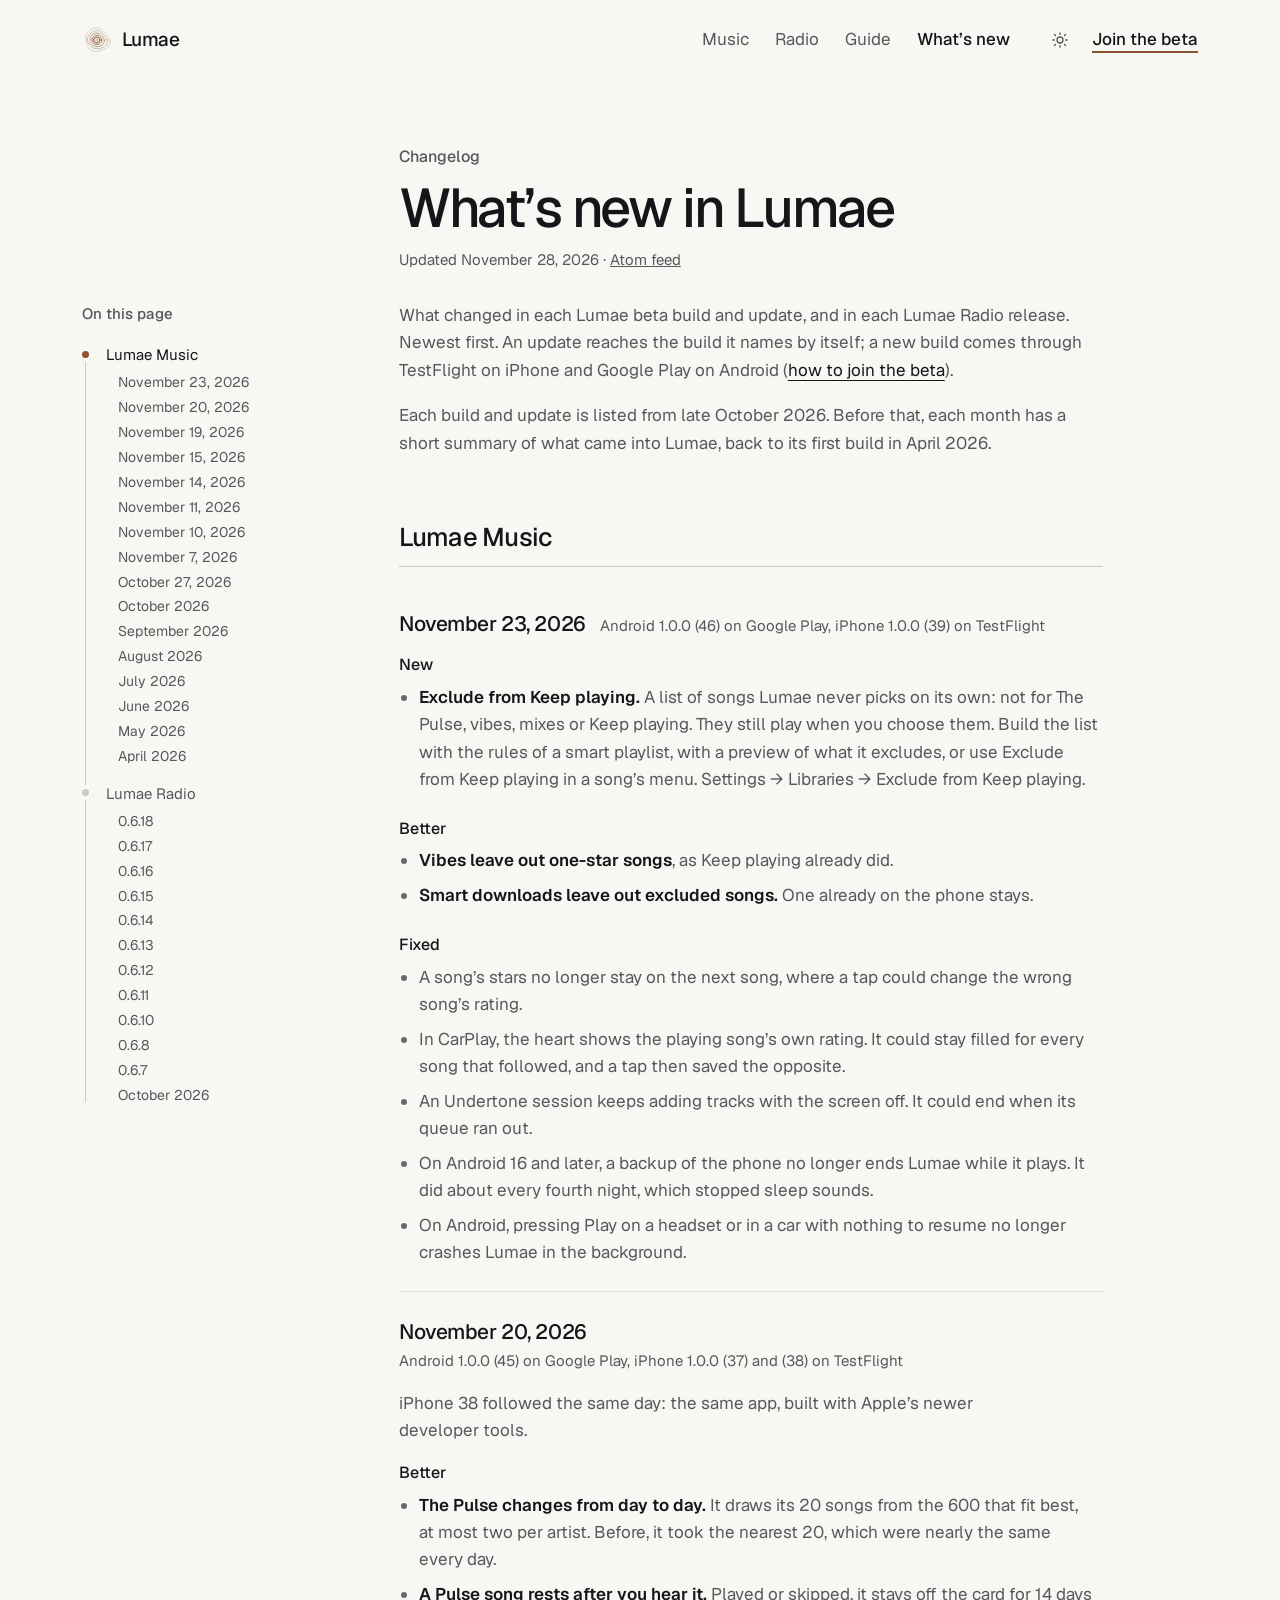
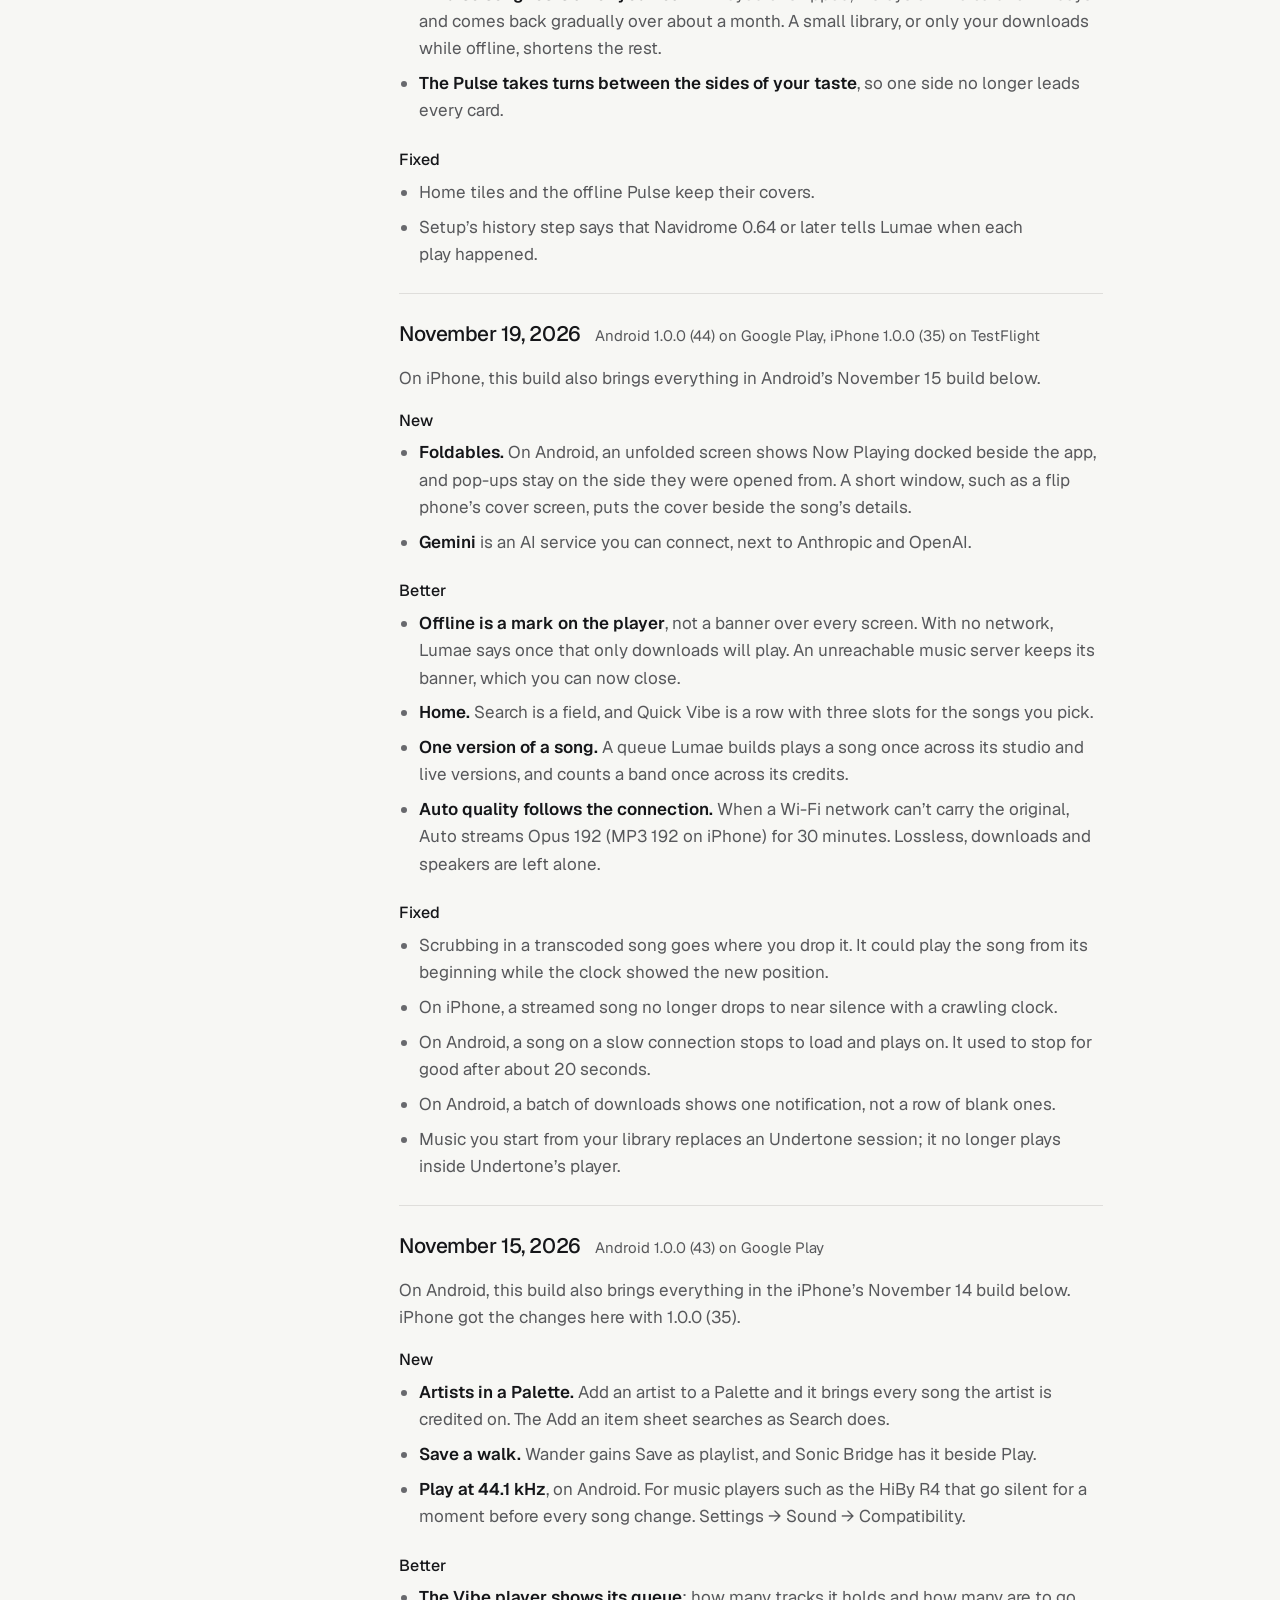
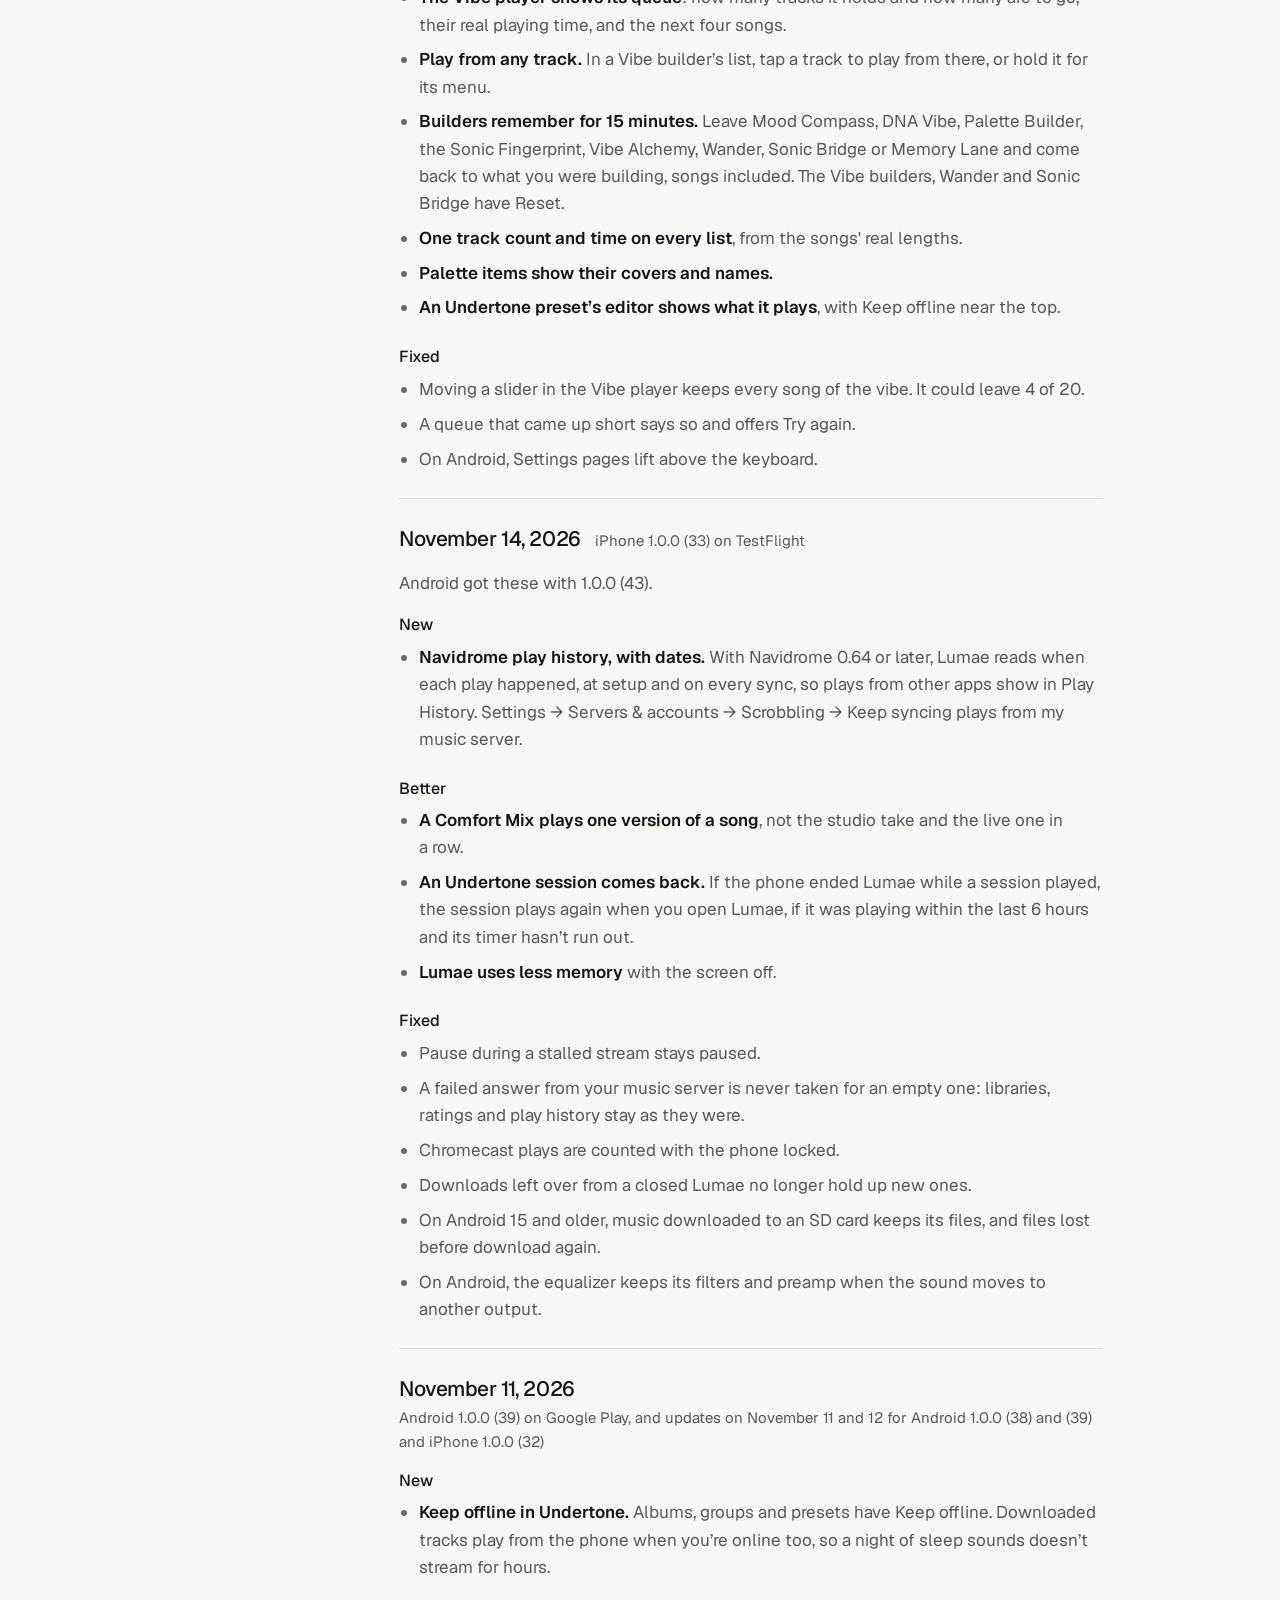
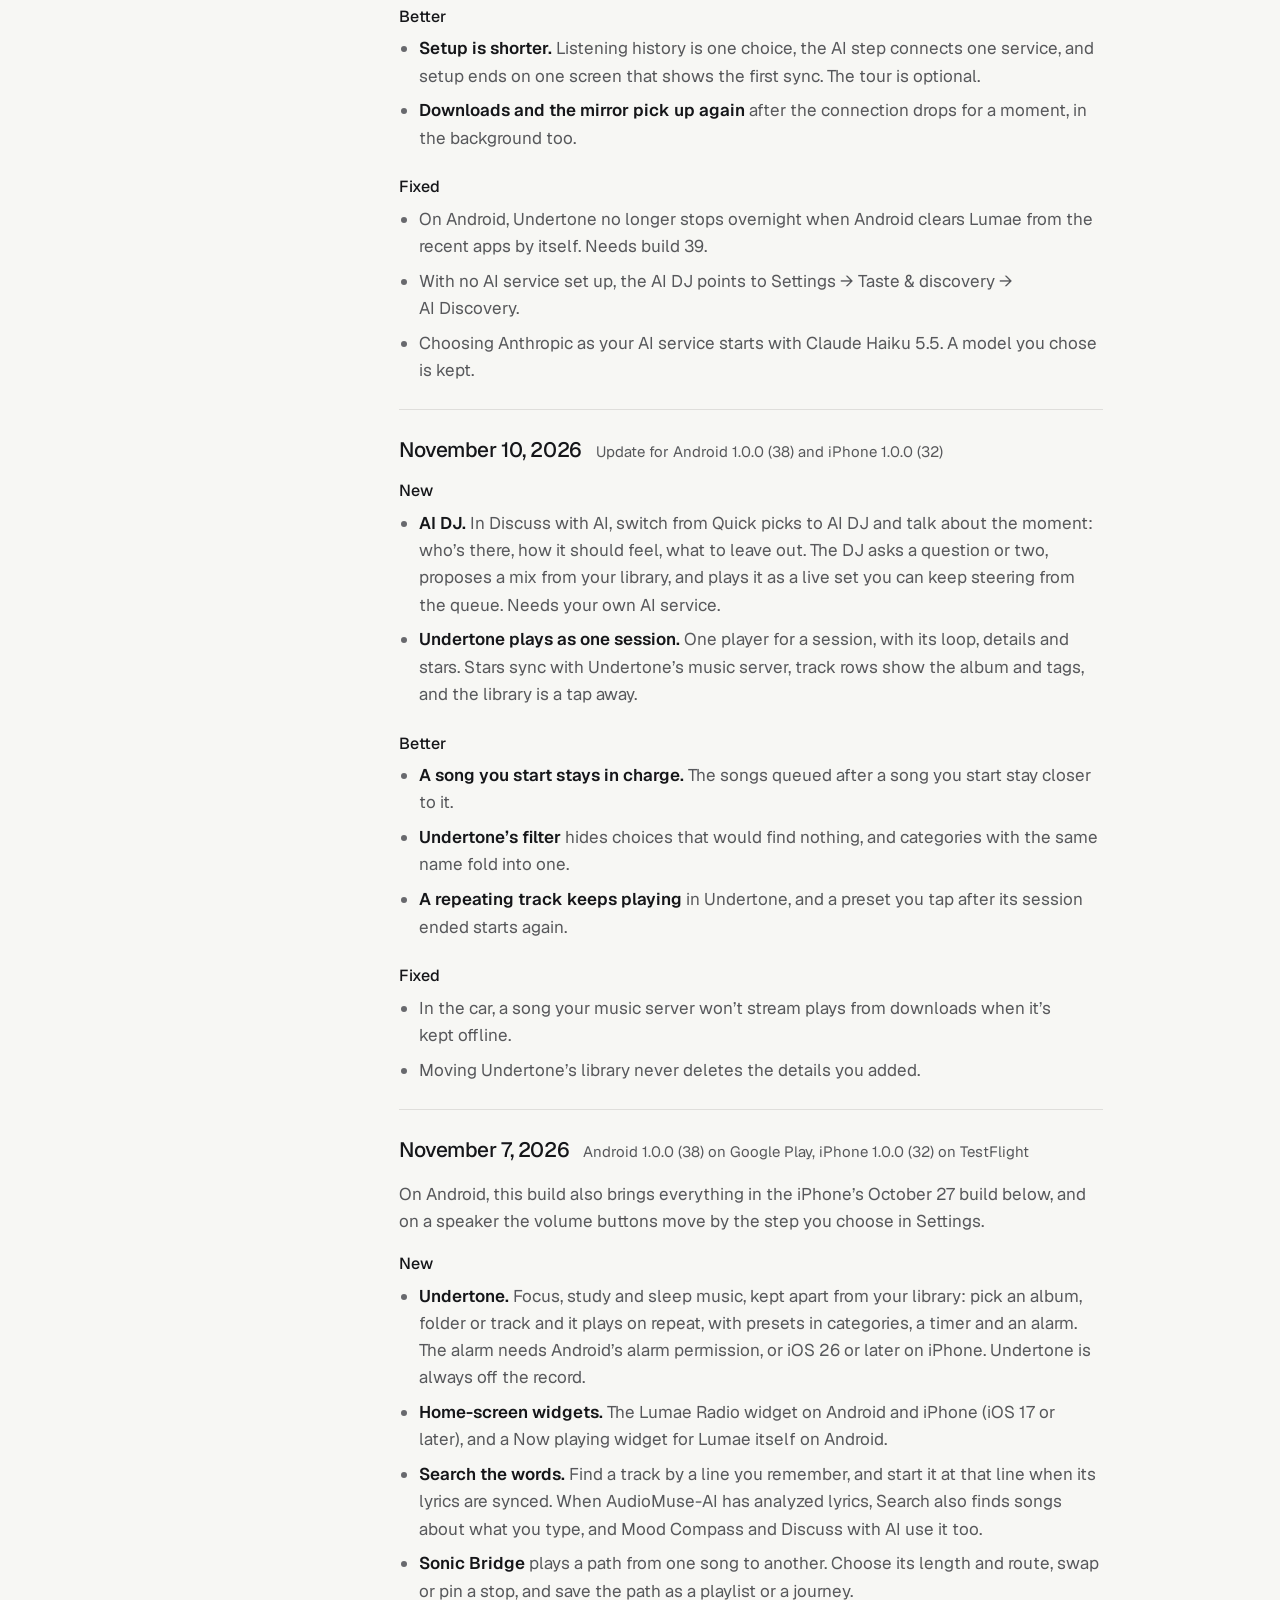
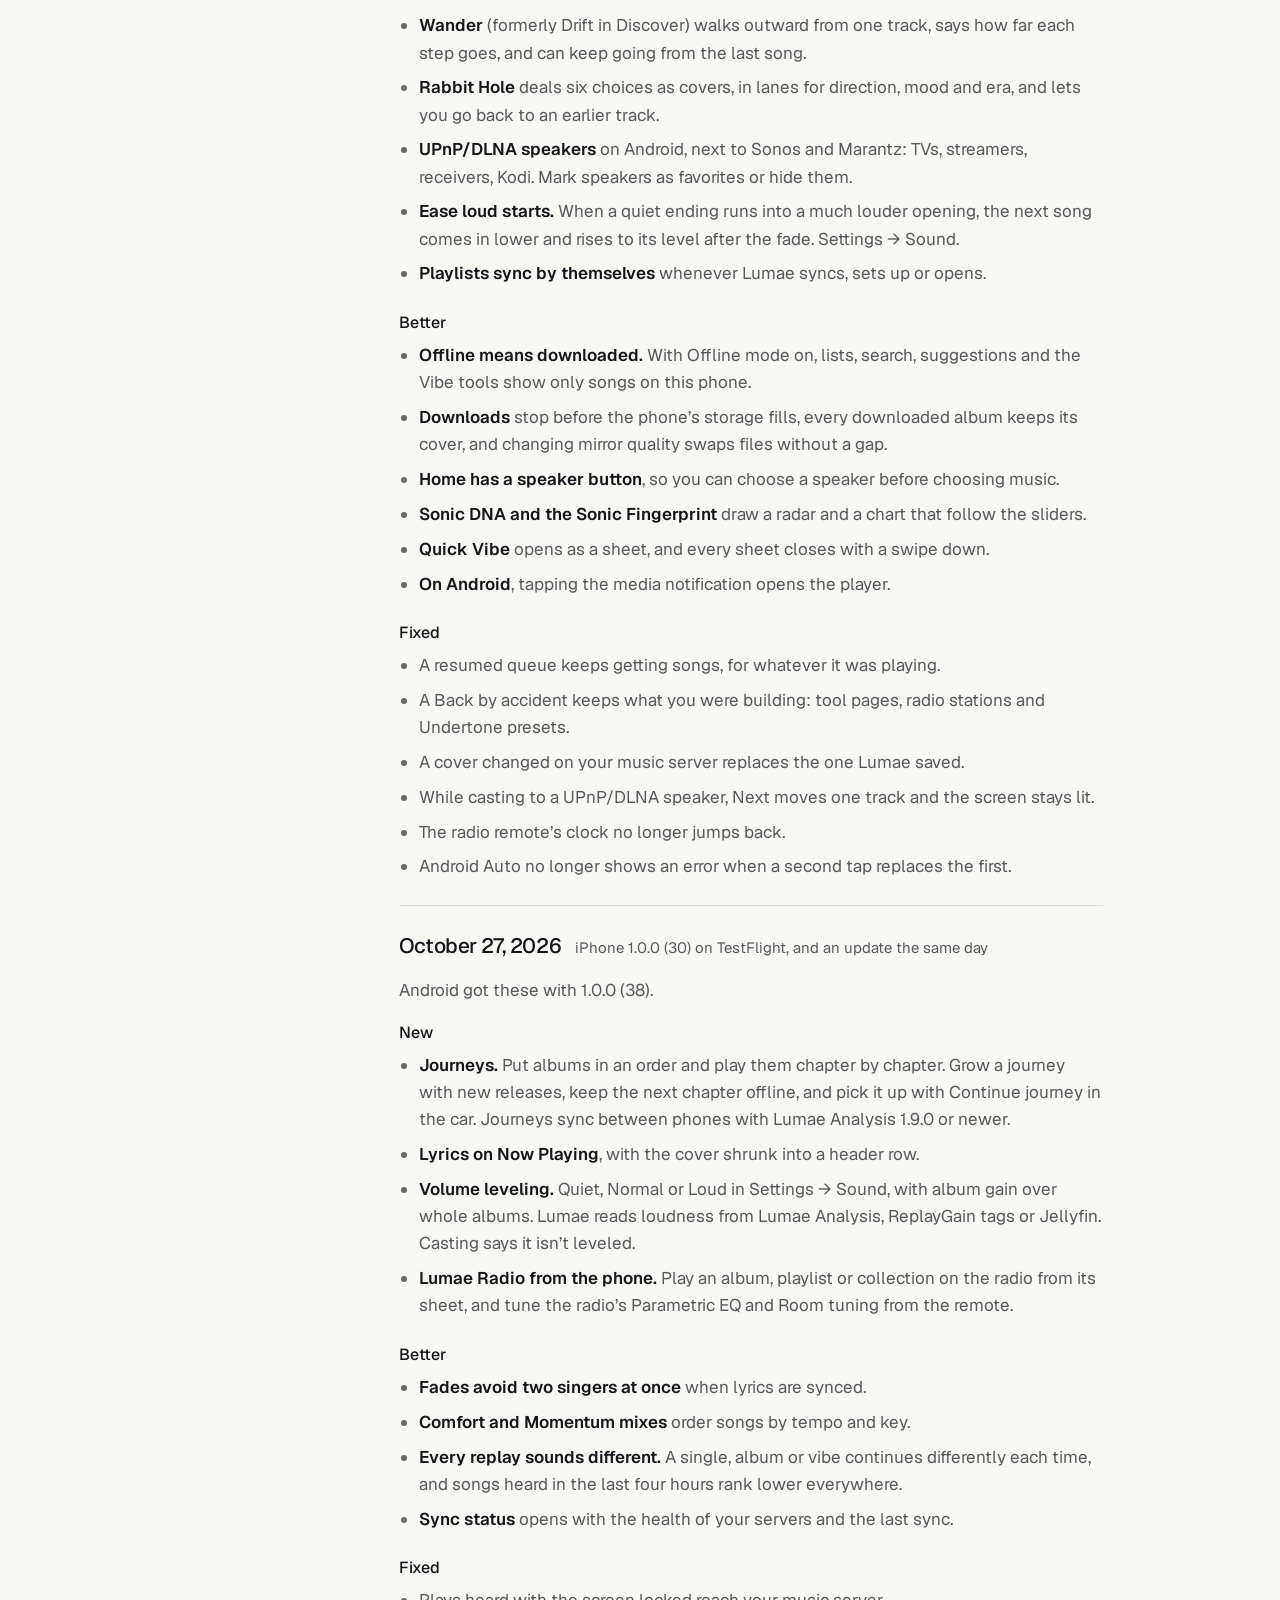
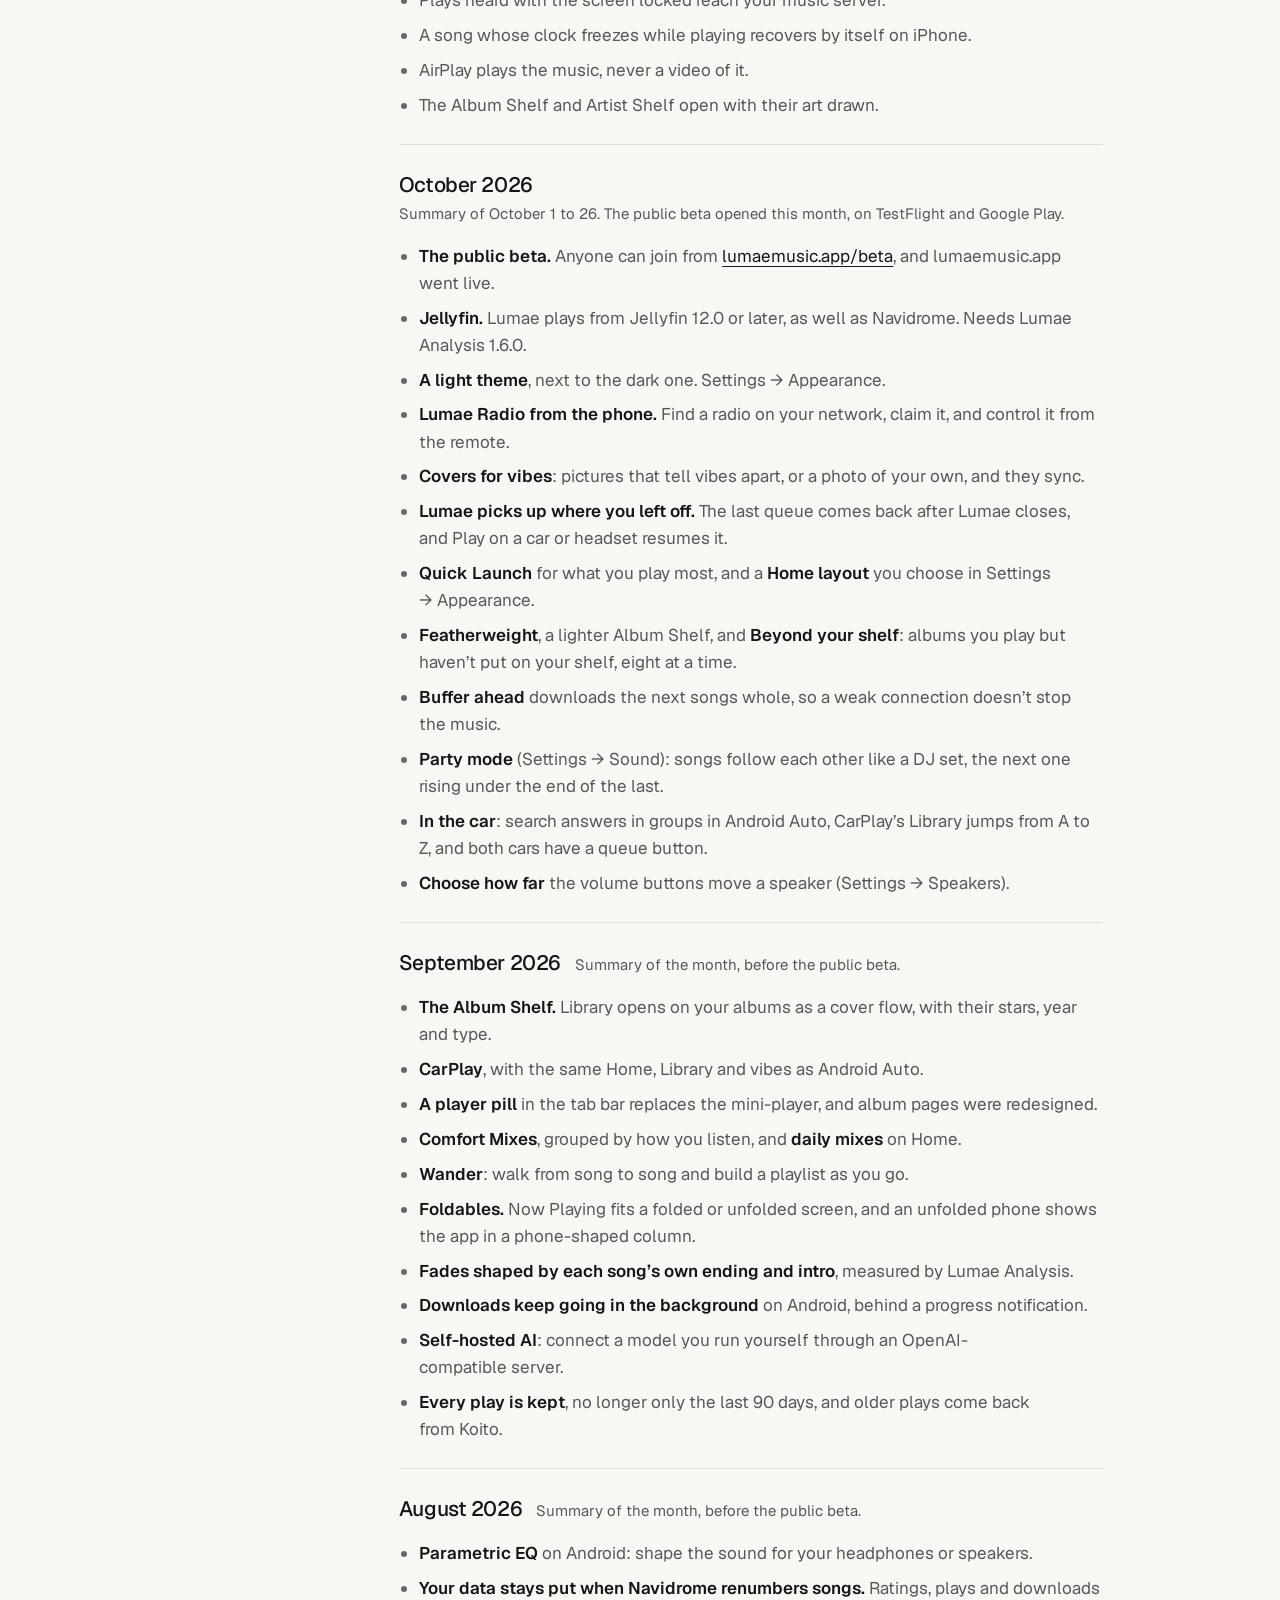
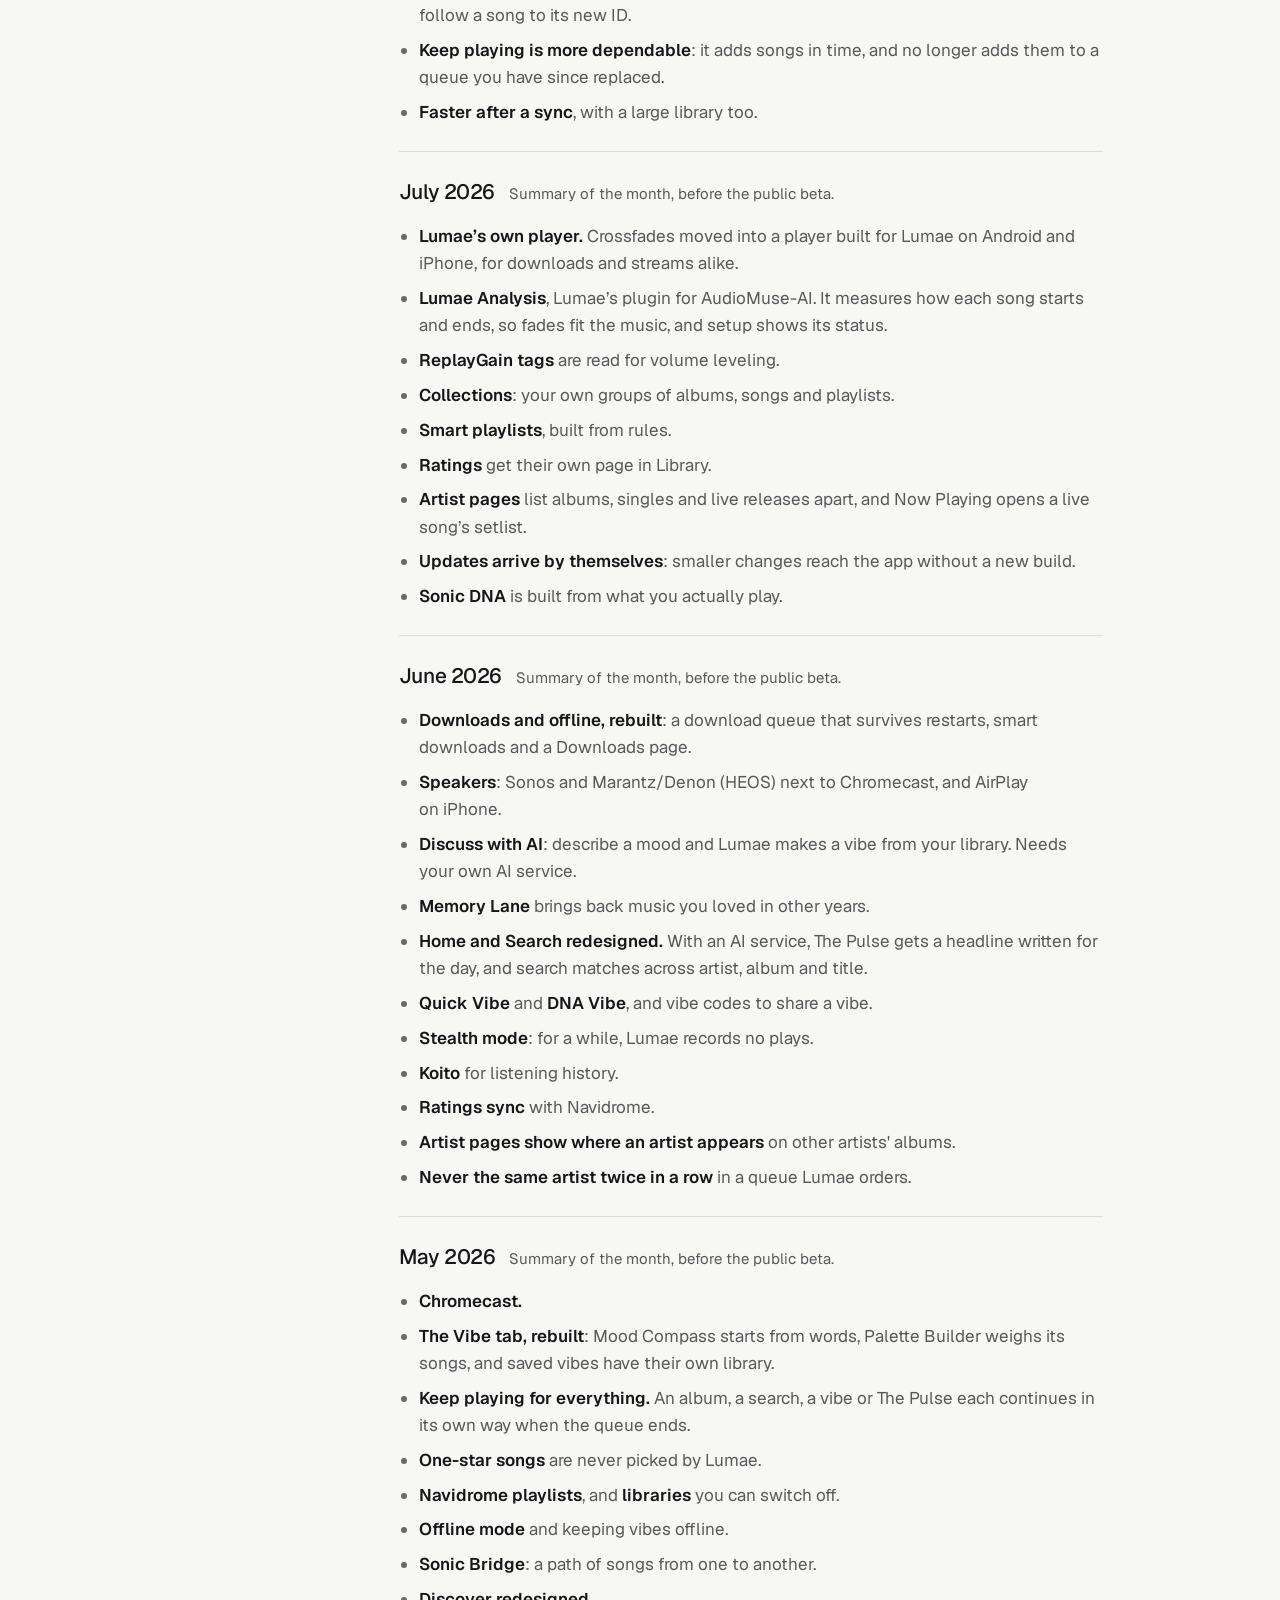
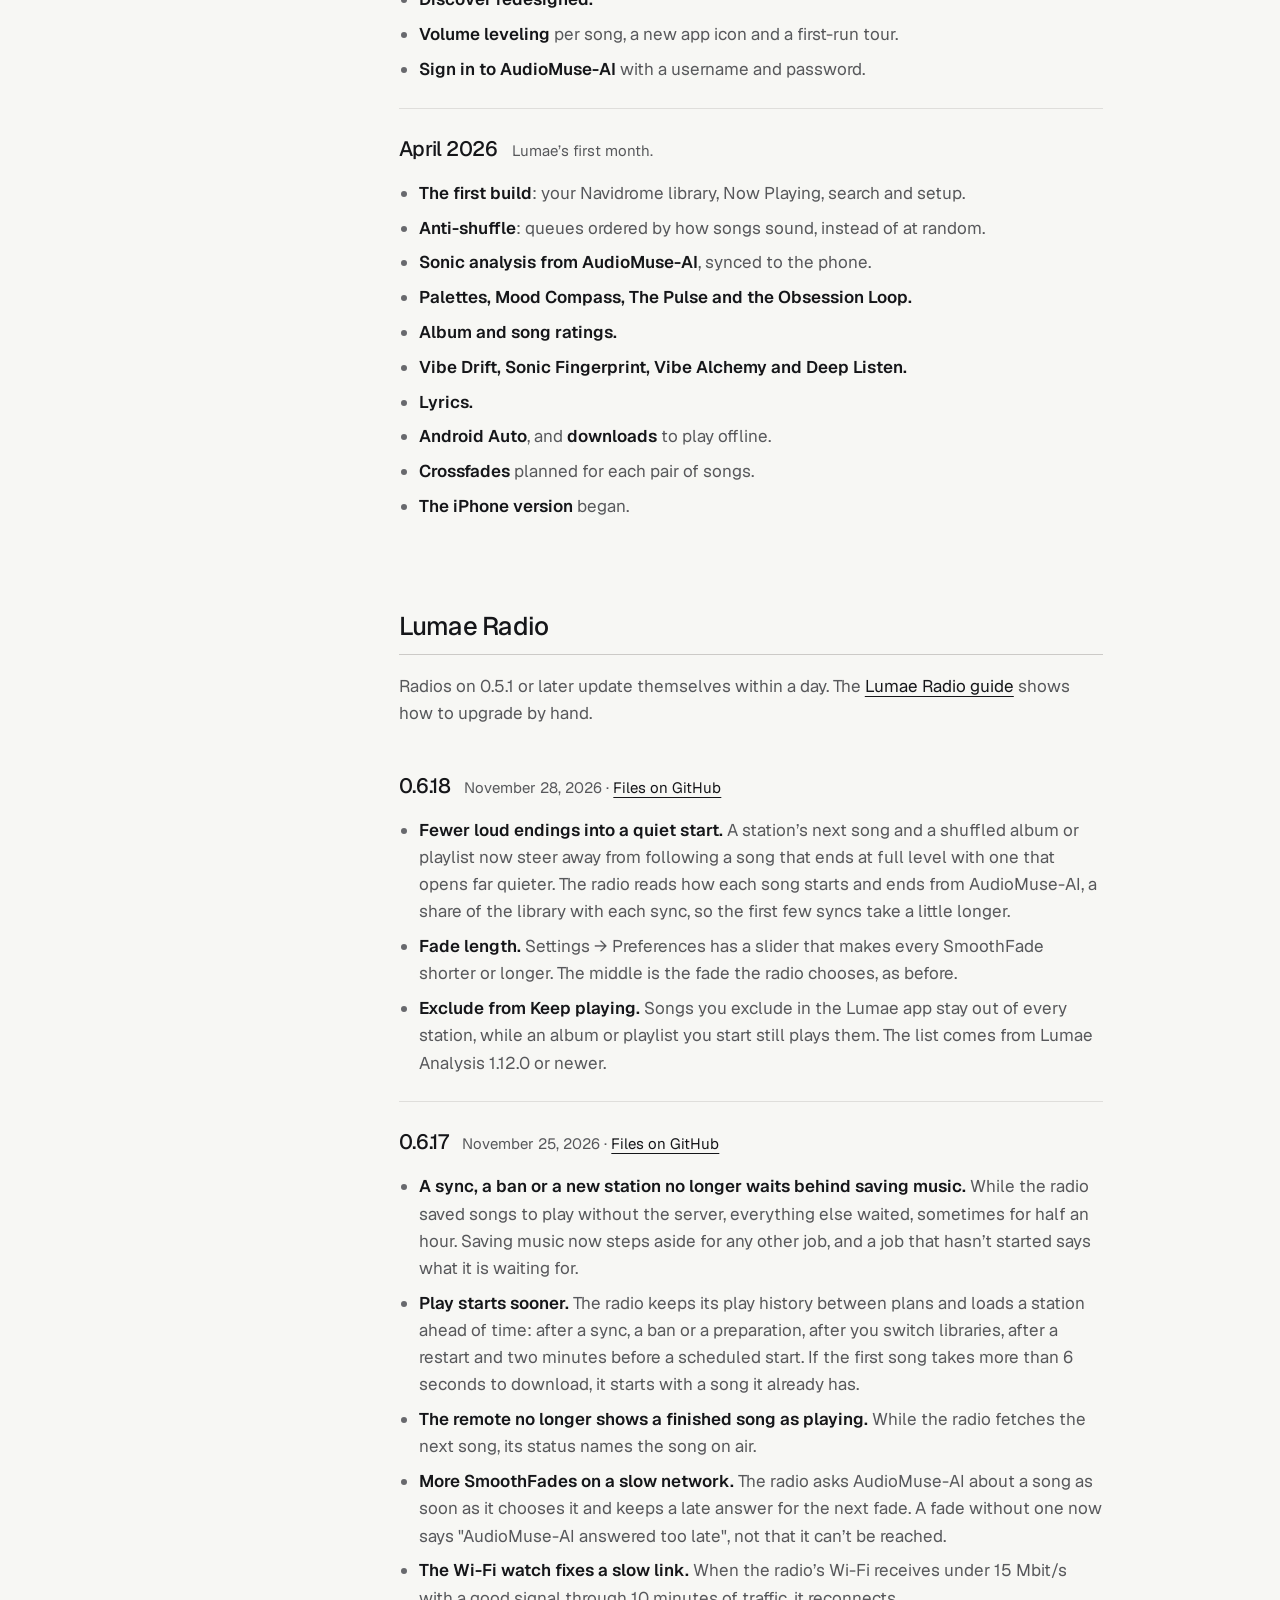
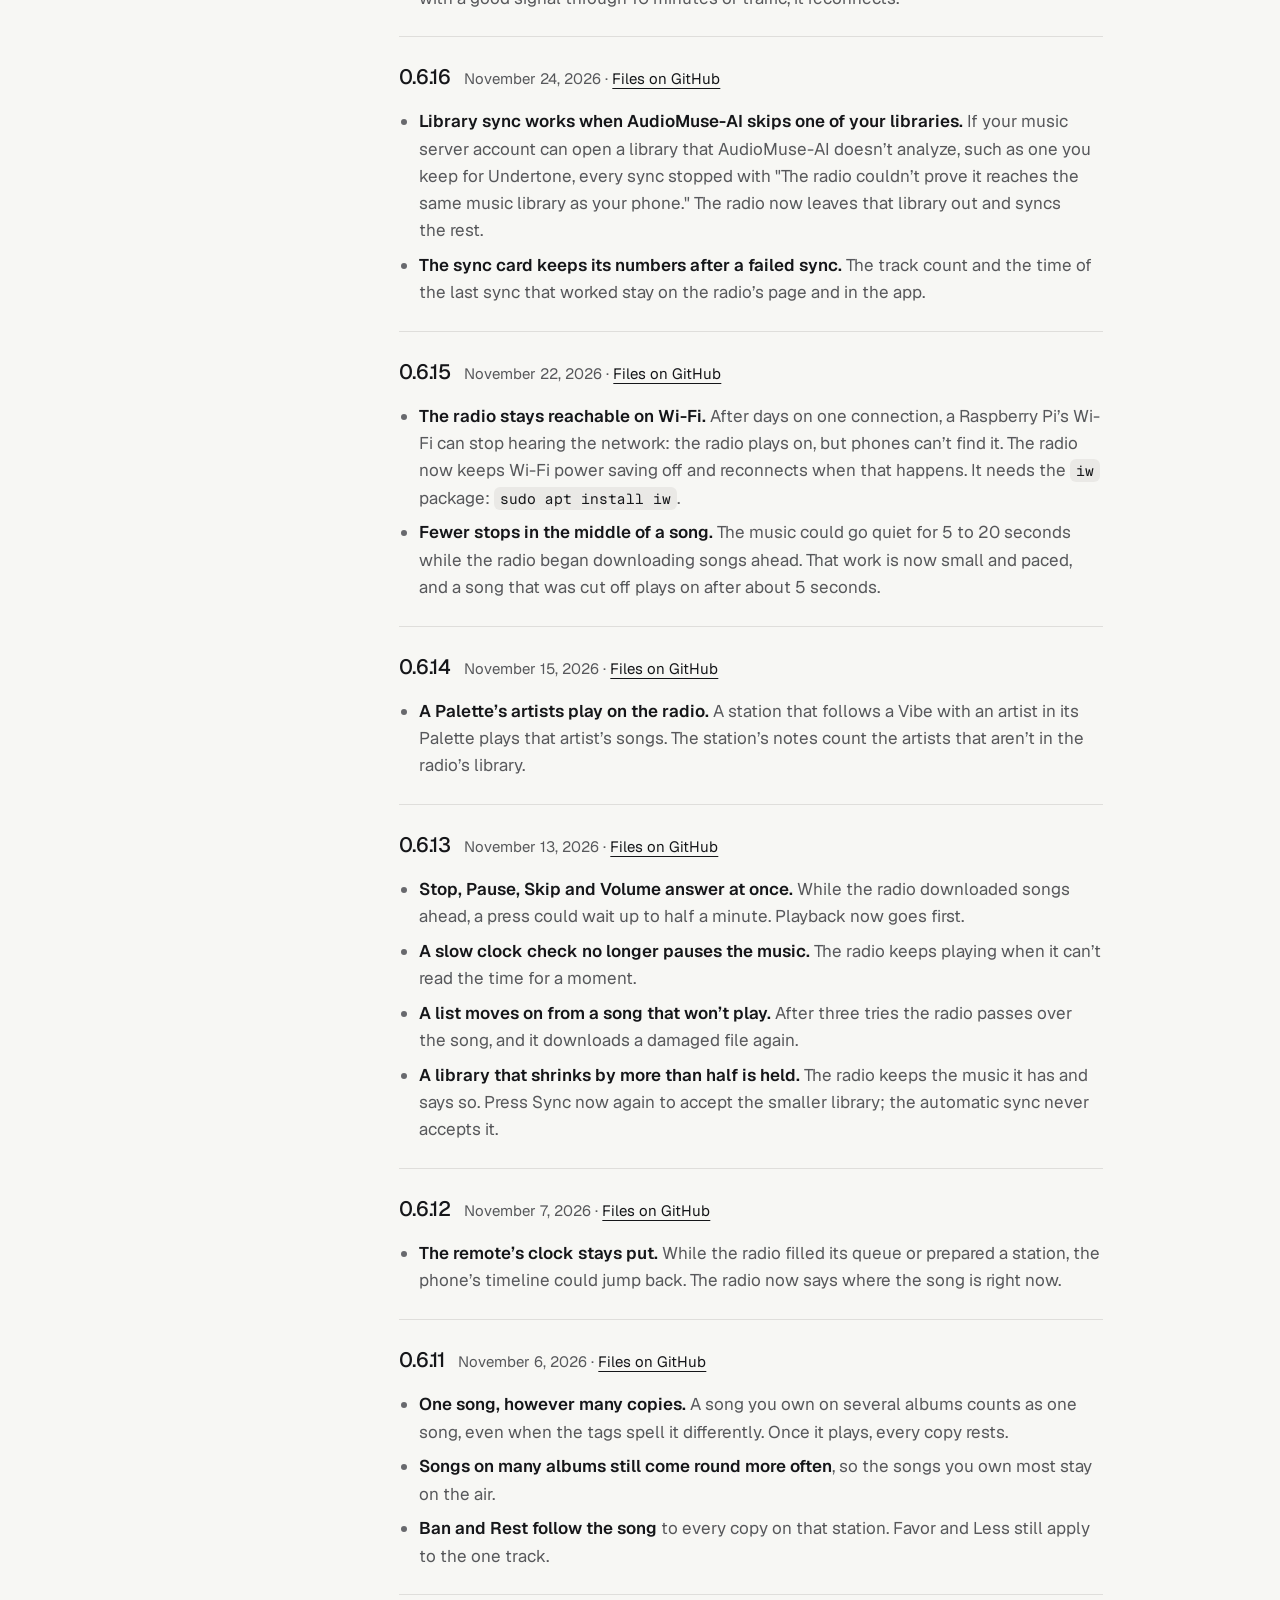
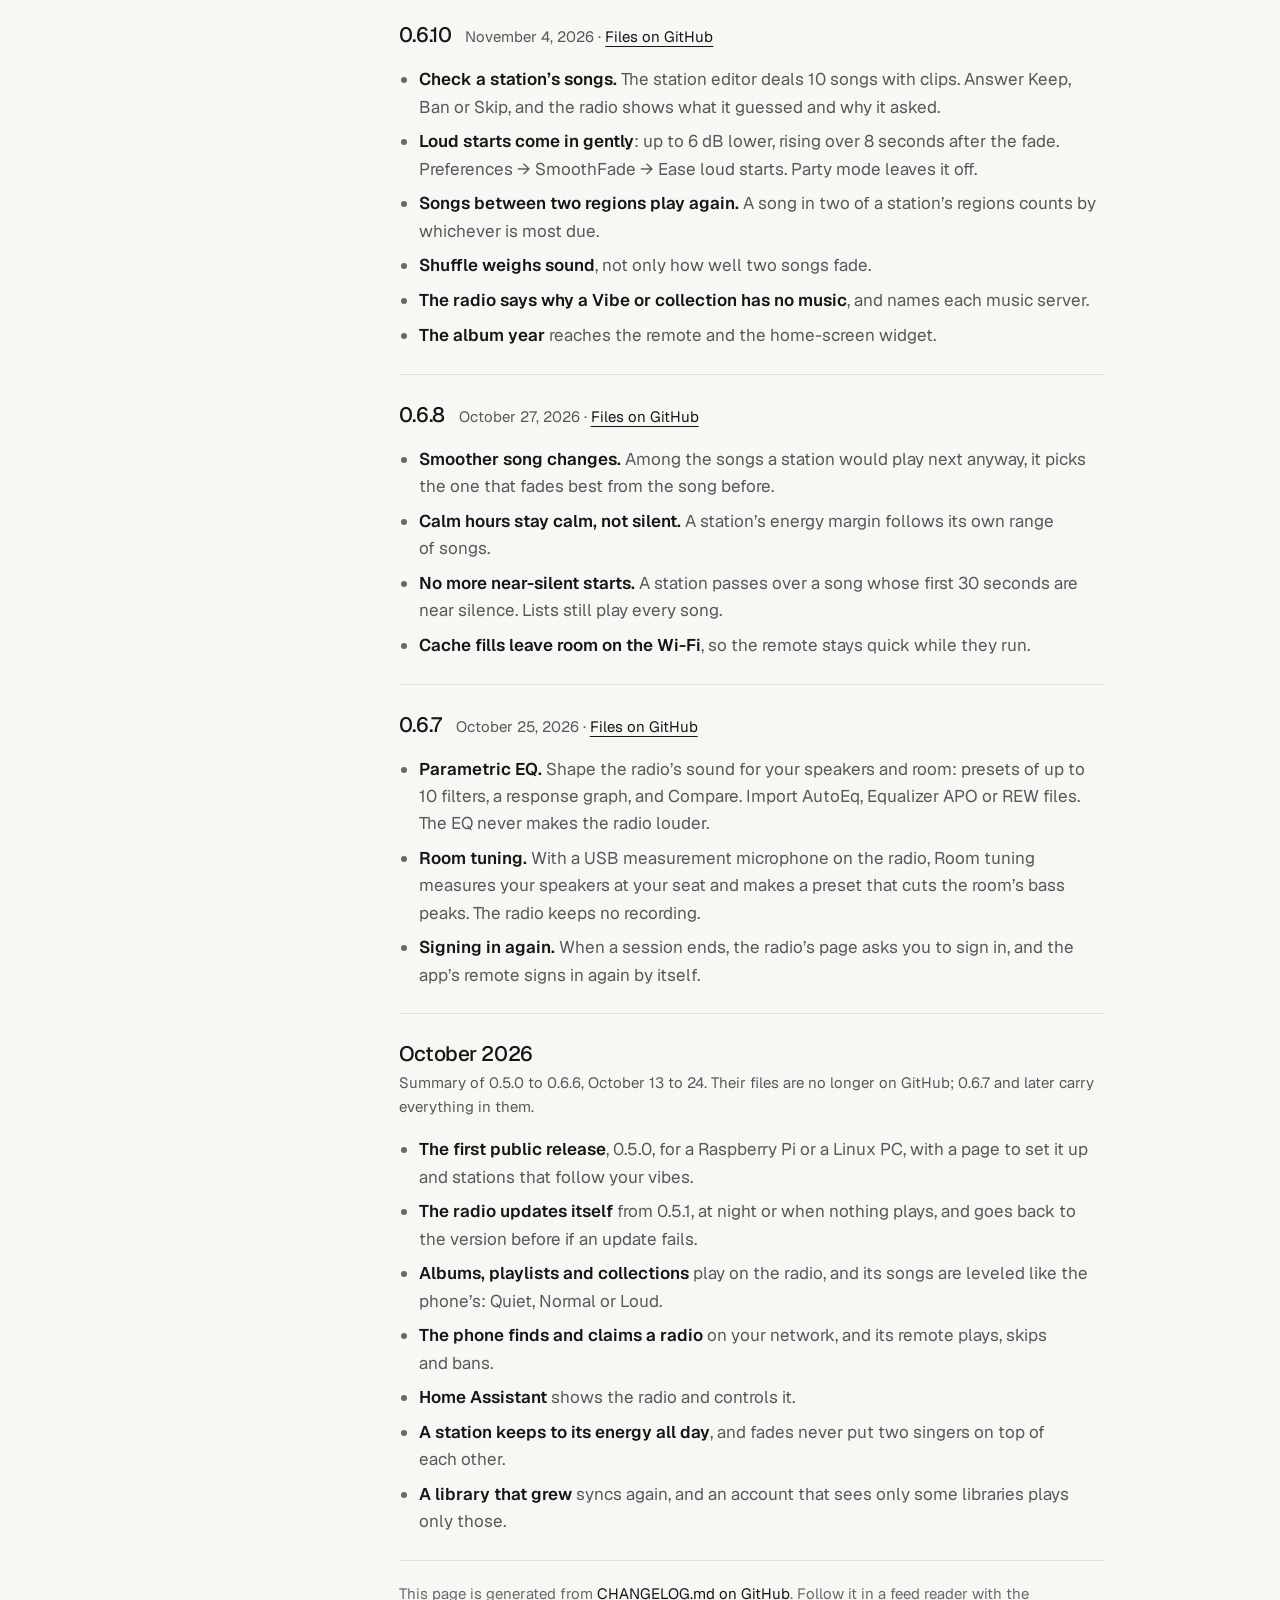
<file: docs/changelog/index.html>
<!doctype html>
<html lang="en" class="no-js">
  <head>
    <meta charset="utf-8" />
    <meta name="viewport" content="width=device-width, initial-scale=1, viewport-fit=cover" />
    <title>What’s new · Lumae</title>
    <meta name="description" content="What changed in each Lumae beta build and update for Android and iPhone, and in each Lumae Radio release." />
    <link rel="canonical" href="https://lumaemusic.app/changelog/" />
    <meta name="color-scheme" content="dark light" />
    <meta name="theme-color" content="#0d0d0f" media="(prefers-color-scheme: dark)" />
    <meta name="theme-color" content="#f7f7f4" media="(prefers-color-scheme: light)" />
    <link rel="icon" href="../assets/img/brand/favicon.svg" type="image/svg+xml" />
    <link rel="icon" href="../assets/img/brand/favicon-32.png" sizes="32x32" type="image/png" />
    <link rel="apple-touch-icon" href="../assets/img/brand/apple-touch-icon.png" />
    <link rel="manifest" href="../site.webmanifest" />
    <link rel="alternate" type="application/atom+xml" title="What’s new in Lumae" href="../changelog/feed.xml" />
    <meta property="og:type" content="website" />
    <meta property="og:site_name" content="Lumae" />
    <meta property="og:title" content="What’s new · Lumae" />
    <meta property="og:description" content="What changed in each Lumae beta build and update for Android and iPhone, and in each Lumae Radio release." />
    <meta property="og:url" content="https://lumaemusic.app/changelog/" />
    <meta property="og:image" content="https://lumaemusic.app/assets/img/og/og-music.jpg" />
    <meta property="og:image:width" content="1200" />
    <meta property="og:image:height" content="630" />
    <meta property="og:image:alt" content="Lumae on two phones: Home with The Pulse, and Now Playing with large album art." />
    <meta name="twitter:card" content="summary_large_image" />
    <link rel="preload" href="../assets/fonts/geist-600.woff2" as="font" type="font/woff2" crossorigin />
    <link rel="preload" href="../assets/fonts/geist-400.woff2" as="font" type="font/woff2" crossorigin />
    <link rel="stylesheet" href="../assets/css/site.css" />
    <script>
      (function () {
        var d = document.documentElement;
        d.className = d.className.replace('no-js', 'js');
        try {
          var t = localStorage.getItem('lumae-site-theme');
          if (t === 'light' || t === 'dark') d.setAttribute('data-theme', t);
        } catch (e) {}
      })();
    </script>
    <script src="../assets/js/site.js" defer></script>
  </head>
  <body class="page-doc">
    <svg class="sprite" aria-hidden="true" focusable="false">
      <symbol id="i-moon" viewBox="0 0 24 24"><path d="M20 14.5A8.5 8.5 0 0 1 9.5 4 8.5 8.5 0 1 0 20 14.5Z" /></symbol>
      <symbol id="i-sun" viewBox="0 0 24 24">
        <circle cx="12" cy="12" r="4" />
        <path d="M12 2.5v2M12 19.5v2M4.6 4.6 6 6M18 18l1.4 1.4M2.5 12h2M19.5 12h2M4.6 19.4 6 18M18 6l1.4-1.4" />
      </symbol>
    </svg>

    <a class="skip-link" href="#main">Skip to content</a>

    <!-- site-header:start -->
    <header class="p-header">
      <div class="wrap">
        <a class="brand" href="../">
          <img class="only-dark" src="../assets/img/brand/mark.svg" alt="" width="30" height="30" />
          <img class="only-light" src="../assets/img/brand/mark-light.svg" alt="" width="30" height="30" />
          <span>Lumae</span>
        </a>
        <nav class="p-nav" aria-label="Lumae">
          <a href="../" data-nav="music">Music</a>
          <a href="../radio/" data-nav="radio">Radio</a>
          <a href="../guide/" data-nav="guide">Guide</a>
          <a href="../changelog/" data-nav="changelog" aria-current="page">What’s new</a>
        </nav>
        <div class="p-header-actions">
          <button class="icon-btn theme-toggle" type="button" aria-label="Switch theme">
            <svg class="icon-moon" aria-hidden="true"><use href="#i-moon" /></svg>
            <svg class="icon-sun" aria-hidden="true"><use href="#i-sun" /></svg>
          </button>
          <a class="p-cta" href="../beta/">Join the beta</a>
        </div>
      </div>
    </header>
    <!-- site-header:end -->

    <main id="main">
      <section class="section section--doc">
        <header class="wrap doc-head">
          <p class="kicker">Changelog</p>
          <h1>What’s new in Lumae</h1>
          <p class="doc-meta">Updated November 28, 2026 · <a href="feed.xml">Atom feed</a></p>
        </header>
        <div class="wrap doc">
          <nav class="doc-toc doc-toc--nested" data-toc aria-label="On this page">
            <details open>
              <summary>On this page</summary>
              <ol role="list">
                <li>
                  <a href="#lumae-music">Lumae Music</a>
                  <ol role="list">
                    <li><a href="#music-2026-11-23">November 23, 2026</a></li>
                    <li><a href="#music-2026-11-20">November 20, 2026</a></li>
                    <li><a href="#music-2026-11-19">November 19, 2026</a></li>
                    <li><a href="#music-2026-11-15">November 15, 2026</a></li>
                    <li><a href="#music-2026-11-14">November 14, 2026</a></li>
                    <li><a href="#music-2026-11-11">November 11, 2026</a></li>
                    <li><a href="#music-2026-11-10">November 10, 2026</a></li>
                    <li><a href="#music-2026-11-07">November 7, 2026</a></li>
                    <li><a href="#music-2026-10-27">October 27, 2026</a></li>
                    <li><a href="#music-2026-10">October 2026</a></li>
                    <li><a href="#music-2026-09">September 2026</a></li>
                    <li><a href="#music-2026-08">August 2026</a></li>
                    <li><a href="#music-2026-07">July 2026</a></li>
                    <li><a href="#music-2026-06">June 2026</a></li>
                    <li><a href="#music-2026-05">May 2026</a></li>
                    <li><a href="#music-2026-04">April 2026</a></li>
                  </ol>
                </li>
                <li>
                  <a href="#lumae-radio">Lumae Radio</a>
                  <ol role="list">
                    <li><a href="#radio-0-6-18">0.6.18</a></li>
                    <li><a href="#radio-0-6-17">0.6.17</a></li>
                    <li><a href="#radio-0-6-16">0.6.16</a></li>
                    <li><a href="#radio-0-6-15">0.6.15</a></li>
                    <li><a href="#radio-0-6-14">0.6.14</a></li>
                    <li><a href="#radio-0-6-13">0.6.13</a></li>
                    <li><a href="#radio-0-6-12">0.6.12</a></li>
                    <li><a href="#radio-0-6-11">0.6.11</a></li>
                    <li><a href="#radio-0-6-10">0.6.10</a></li>
                    <li><a href="#radio-0-6-8">0.6.8</a></li>
                    <li><a href="#radio-0-6-7">0.6.7</a></li>
                    <li><a href="#radio-2026-10">October 2026</a></li>
                  </ol>
                </li>
              </ol>
            </details>
          </nav>
          <article class="prose changelog">
            <p>What changed in each Lumae beta build and update, and in each Lumae Radio release. Newest first. An update reaches the build it names by itself; a new build comes through TestFlight on iPhone and Google Play on Android (<a href="../beta/" rel="noopener">how to join the beta</a>).</p>
            <p>Each build and update is listed from late October 2026. Before that, each month has a short summary of what came into Lumae, back to its first build in April 2026.</p>
            <h2 id="lumae-music">Lumae Music</h2>
            <section class="change" aria-labelledby="music-2026-11-23">
              <header class="change-head">
                <h3 id="music-2026-11-23"><time datetime="2026-11-23">November 23, 2026</time></h3>
                <p class="change-meta">Android 1.0.0 (46) on Google Play, iPhone 1.0.0 (39) on TestFlight</p>
              </header>
              <h4 id="music-2026-11-23-new">New</h4>
              <ul>
              <li><strong>Exclude from Keep playing.</strong> A list of songs Lumae never picks on its own: not for The Pulse, vibes, mixes or Keep playing. They still play when you choose them. Build the list with the rules of a smart playlist, with a preview of what it excludes, or use Exclude from Keep playing in a song’s menu. Settings → Libraries → Exclude from Keep playing.</li>
              </ul>
              <h4 id="music-2026-11-23-better">Better</h4>
              <ul>
              <li><strong>Vibes leave out one-star songs</strong>, as Keep playing already did.</li>
              <li><strong>Smart downloads leave out excluded songs.</strong> One already on the phone stays.</li>
              </ul>
              <h4 id="music-2026-11-23-fixed">Fixed</h4>
              <ul>
              <li>A song’s stars no longer stay on the next song, where a tap could change the wrong song’s rating.</li>
              <li>In CarPlay, the heart shows the playing song’s own rating. It could stay filled for every song that followed, and a tap then saved the opposite.</li>
              <li>An Undertone session keeps adding tracks with the screen off. It could end when its queue ran out.</li>
              <li>On Android 16 and later, a backup of the phone no longer ends Lumae while it plays. It did about every fourth night, which stopped sleep sounds.</li>
              <li>On Android, pressing Play on a headset or in a car with nothing to resume no longer crashes Lumae in the background.</li>
              </ul>
            </section>
            <section class="change" aria-labelledby="music-2026-11-20">
              <header class="change-head">
                <h3 id="music-2026-11-20"><time datetime="2026-11-20">November 20, 2026</time></h3>
                <p class="change-meta">Android 1.0.0 (45) on Google Play, iPhone 1.0.0 (37) and (38) on TestFlight</p>
              </header>
              <p>iPhone 38 followed the same day: the same app, built with Apple’s newer developer tools.</p>
              <h4 id="music-2026-11-20-better">Better</h4>
              <ul>
              <li><strong>The Pulse changes from day to day.</strong> It draws its 20 songs from the 600 that fit best, at most two per artist. Before, it took the nearest 20, which were nearly the same every day.</li>
              <li><strong>A Pulse song rests after you hear it.</strong> Played or skipped, it stays off the card for 14 days and comes back gradually over about a month. A small library, or only your downloads while offline, shortens the rest.</li>
              <li><strong>The Pulse takes turns between the sides of your taste</strong>, so one side no longer leads every card.</li>
              </ul>
              <h4 id="music-2026-11-20-fixed">Fixed</h4>
              <ul>
              <li>Home tiles and the offline Pulse keep their covers.</li>
              <li>Setup’s history step says that Navidrome 0.64 or later tells Lumae when each play happened.</li>
              </ul>
            </section>
            <section class="change" aria-labelledby="music-2026-11-19">
              <header class="change-head">
                <h3 id="music-2026-11-19"><time datetime="2026-11-19">November 19, 2026</time></h3>
                <p class="change-meta">Android 1.0.0 (44) on Google Play, iPhone 1.0.0 (35) on TestFlight</p>
              </header>
              <p>On iPhone, this build also brings everything in Android’s November 15 build below.</p>
              <h4 id="music-2026-11-19-new">New</h4>
              <ul>
              <li><strong>Foldables.</strong> On Android, an unfolded screen shows Now Playing docked beside the app, and pop-ups stay on the side they were opened from. A short window, such as a flip phone’s cover screen, puts the cover beside the song’s details.</li>
              <li><strong>Gemini</strong> is an AI service you can connect, next to Anthropic and OpenAI.</li>
              </ul>
              <h4 id="music-2026-11-19-better">Better</h4>
              <ul>
              <li><strong>Offline is a mark on the player</strong>, not a banner over every screen. With no network, Lumae says once that only downloads will play. An unreachable music server keeps its banner, which you can now close.</li>
              <li><strong>Home.</strong> Search is a field, and Quick Vibe is a row with three slots for the songs you pick.</li>
              <li><strong>One version of a song.</strong> A queue Lumae builds plays a song once across its studio and live versions, and counts a band once across its credits.</li>
              <li><strong>Auto quality follows the connection.</strong> When a Wi-Fi network can’t carry the original, Auto streams Opus 192 (MP3 192 on iPhone) for 30 minutes. Lossless, downloads and speakers are left alone.</li>
              </ul>
              <h4 id="music-2026-11-19-fixed">Fixed</h4>
              <ul>
              <li>Scrubbing in a transcoded song goes where you drop it. It could play the song from its beginning while the clock showed the new position.</li>
              <li>On iPhone, a streamed song no longer drops to near silence with a crawling clock.</li>
              <li>On Android, a song on a slow connection stops to load and plays on. It used to stop for good after about 20 seconds.</li>
              <li>On Android, a batch of downloads shows one notification, not a row of blank ones.</li>
              <li>Music you start from your library replaces an Undertone session; it no longer plays inside Undertone’s player.</li>
              </ul>
            </section>
            <section class="change" aria-labelledby="music-2026-11-15">
              <header class="change-head">
                <h3 id="music-2026-11-15"><time datetime="2026-11-15">November 15, 2026</time></h3>
                <p class="change-meta">Android 1.0.0 (43) on Google Play</p>
              </header>
              <p>On Android, this build also brings everything in the iPhone’s November 14 build below. iPhone got the changes here with 1.0.0 (35).</p>
              <h4 id="music-2026-11-15-new">New</h4>
              <ul>
              <li><strong>Artists in a Palette.</strong> Add an artist to a Palette and it brings every song the artist is credited on. The Add an item sheet searches as Search does.</li>
              <li><strong>Save a walk.</strong> Wander gains Save as playlist, and Sonic Bridge has it beside Play.</li>
              <li><strong>Play at 44.1 kHz</strong>, on Android. For music players such as the HiBy R4 that go silent for a moment before every song change. Settings → Sound → Compatibility.</li>
              </ul>
              <h4 id="music-2026-11-15-better">Better</h4>
              <ul>
              <li><strong>The Vibe player shows its queue</strong>: how many tracks it holds and how many are to go, their real playing time, and the next four songs.</li>
              <li><strong>Play from any track.</strong> In a Vibe builder’s list, tap a track to play from there, or hold it for its menu.</li>
              <li><strong>Builders remember for 15 minutes.</strong> Leave Mood Compass, DNA Vibe, Palette Builder, the Sonic Fingerprint, Vibe Alchemy, Wander, Sonic Bridge or Memory Lane and come back to what you were building, songs included. The Vibe builders, Wander and Sonic Bridge have Reset.</li>
              <li><strong>One track count and time on every list</strong>, from the songs' real lengths.</li>
              <li><strong>Palette items show their covers and names.</strong></li>
              <li><strong>An Undertone preset’s editor shows what it plays</strong>, with Keep offline near the top.</li>
              </ul>
              <h4 id="music-2026-11-15-fixed">Fixed</h4>
              <ul>
              <li>Moving a slider in the Vibe player keeps every song of the vibe. It could leave 4 of 20.</li>
              <li>A queue that came up short says so and offers Try again.</li>
              <li>On Android, Settings pages lift above the keyboard.</li>
              </ul>
            </section>
            <section class="change" aria-labelledby="music-2026-11-14">
              <header class="change-head">
                <h3 id="music-2026-11-14"><time datetime="2026-11-14">November 14, 2026</time></h3>
                <p class="change-meta">iPhone 1.0.0 (33) on TestFlight</p>
              </header>
              <p>Android got these with 1.0.0 (43).</p>
              <h4 id="music-2026-11-14-new">New</h4>
              <ul>
              <li><strong>Navidrome play history, with dates.</strong> With Navidrome 0.64 or later, Lumae reads when each play happened, at setup and on every sync, so plays from other apps show in Play History. Settings → Servers &amp; accounts → Scrobbling → Keep syncing plays from my music server.</li>
              </ul>
              <h4 id="music-2026-11-14-better">Better</h4>
              <ul>
              <li><strong>A Comfort Mix plays one version of a song</strong>, not the studio take and the live one in a row.</li>
              <li><strong>An Undertone session comes back.</strong> If the phone ended Lumae while a session played, the session plays again when you open Lumae, if it was playing within the last 6 hours and its timer hasn’t run out.</li>
              <li><strong>Lumae uses less memory</strong> with the screen off.</li>
              </ul>
              <h4 id="music-2026-11-14-fixed">Fixed</h4>
              <ul>
              <li>Pause during a stalled stream stays paused.</li>
              <li>A failed answer from your music server is never taken for an empty one: libraries, ratings and play history stay as they were.</li>
              <li>Chromecast plays are counted with the phone locked.</li>
              <li>Downloads left over from a closed Lumae no longer hold up new ones.</li>
              <li>On Android 15 and older, music downloaded to an SD card keeps its files, and files lost before download again.</li>
              <li>On Android, the equalizer keeps its filters and preamp when the sound moves to another output.</li>
              </ul>
            </section>
            <section class="change" aria-labelledby="music-2026-11-11">
              <header class="change-head">
                <h3 id="music-2026-11-11"><time datetime="2026-11-11">November 11, 2026</time></h3>
                <p class="change-meta">Android 1.0.0 (39) on Google Play, and updates on November 11 and 12 for Android 1.0.0 (38) and (39) and iPhone 1.0.0 (32)</p>
              </header>
              <h4 id="music-2026-11-11-new">New</h4>
              <ul>
              <li><strong>Keep offline in Undertone.</strong> Albums, groups and presets have Keep offline. Downloaded tracks play from the phone when you’re online too, so a night of sleep sounds doesn’t stream for hours.</li>
              </ul>
              <h4 id="music-2026-11-11-better">Better</h4>
              <ul>
              <li><strong>Setup is shorter.</strong> Listening history is one choice, the AI step connects one service, and setup ends on one screen that shows the first sync. The tour is optional.</li>
              <li><strong>Downloads and the mirror pick up again</strong> after the connection drops for a moment, in the background too.</li>
              </ul>
              <h4 id="music-2026-11-11-fixed">Fixed</h4>
              <ul>
              <li>On Android, Undertone no longer stops overnight when Android clears Lumae from the recent apps by itself. Needs build 39.</li>
              <li>With no AI service set up, the AI DJ points to Settings → Taste &amp; discovery → AI Discovery.</li>
              <li>Choosing Anthropic as your AI service starts with Claude Haiku 5.5. A model you chose is kept.</li>
              </ul>
            </section>
            <section class="change" aria-labelledby="music-2026-11-10">
              <header class="change-head">
                <h3 id="music-2026-11-10"><time datetime="2026-11-10">November 10, 2026</time></h3>
                <p class="change-meta">Update for Android 1.0.0 (38) and iPhone 1.0.0 (32)</p>
              </header>
              <h4 id="music-2026-11-10-new">New</h4>
              <ul>
              <li><strong>AI DJ.</strong> In Discuss with AI, switch from Quick picks to AI DJ and talk about the moment: who’s there, how it should feel, what to leave out. The DJ asks a question or two, proposes a mix from your library, and plays it as a live set you can keep steering from the queue. Needs your own AI service.</li>
              <li><strong>Undertone plays as one session.</strong> One player for a session, with its loop, details and stars. Stars sync with Undertone’s music server, track rows show the album and tags, and the library is a tap away.</li>
              </ul>
              <h4 id="music-2026-11-10-better">Better</h4>
              <ul>
              <li><strong>A song you start stays in charge.</strong> The songs queued after a song you start stay closer to it.</li>
              <li><strong>Undertone’s filter</strong> hides choices that would find nothing, and categories with the same name fold into one.</li>
              <li><strong>A repeating track keeps playing</strong> in Undertone, and a preset you tap after its session ended starts again.</li>
              </ul>
              <h4 id="music-2026-11-10-fixed">Fixed</h4>
              <ul>
              <li>In the car, a song your music server won’t stream plays from downloads when it’s kept offline.</li>
              <li>Moving Undertone’s library never deletes the details you added.</li>
              </ul>
            </section>
            <section class="change" aria-labelledby="music-2026-11-07">
              <header class="change-head">
                <h3 id="music-2026-11-07"><time datetime="2026-11-07">November 7, 2026</time></h3>
                <p class="change-meta">Android 1.0.0 (38) on Google Play, iPhone 1.0.0 (32) on TestFlight</p>
              </header>
              <p>On Android, this build also brings everything in the iPhone’s October 27 build below, and on a speaker the volume buttons move by the step you choose in Settings.</p>
              <h4 id="music-2026-11-07-new">New</h4>
              <ul>
              <li><strong>Undertone.</strong> Focus, study and sleep music, kept apart from your library: pick an album, folder or track and it plays on repeat, with presets in categories, a timer and an alarm. The alarm needs Android’s alarm permission, or iOS 26 or later on iPhone. Undertone is always off the record.</li>
              <li><strong>Home-screen widgets.</strong> The Lumae Radio widget on Android and iPhone (iOS 17 or later), and a Now playing widget for Lumae itself on Android.</li>
              <li><strong>Search the words.</strong> Find a track by a line you remember, and start it at that line when its lyrics are synced. When AudioMuse-AI has analyzed lyrics, Search also finds songs about what you type, and Mood Compass and Discuss with AI use it too.</li>
              <li><strong>Sonic Bridge</strong> plays a path from one song to another. Choose its length and route, swap or pin a stop, and save the path as a playlist or a journey.</li>
              <li><strong>Wander</strong> (formerly Drift in Discover) walks outward from one track, says how far each step goes, and can keep going from the last song.</li>
              <li><strong>Rabbit Hole</strong> deals six choices as covers, in lanes for direction, mood and era, and lets you go back to an earlier track.</li>
              <li><strong>UPnP/DLNA speakers</strong> on Android, next to Sonos and Marantz: TVs, streamers, receivers, Kodi. Mark speakers as favorites or hide them.</li>
              <li><strong>Ease loud starts.</strong> When a quiet ending runs into a much louder opening, the next song comes in lower and rises to its level after the fade. Settings → Sound.</li>
              <li><strong>Playlists sync by themselves</strong> whenever Lumae syncs, sets up or opens.</li>
              </ul>
              <h4 id="music-2026-11-07-better">Better</h4>
              <ul>
              <li><strong>Offline means downloaded.</strong> With Offline mode on, lists, search, suggestions and the Vibe tools show only songs on this phone.</li>
              <li><strong>Downloads</strong> stop before the phone’s storage fills, every downloaded album keeps its cover, and changing mirror quality swaps files without a gap.</li>
              <li><strong>Home has a speaker button</strong>, so you can choose a speaker before choosing music.</li>
              <li><strong>Sonic DNA and the Sonic Fingerprint</strong> draw a radar and a chart that follow the sliders.</li>
              <li><strong>Quick Vibe</strong> opens as a sheet, and every sheet closes with a swipe down.</li>
              <li><strong>On Android</strong>, tapping the media notification opens the player.</li>
              </ul>
              <h4 id="music-2026-11-07-fixed">Fixed</h4>
              <ul>
              <li>A resumed queue keeps getting songs, for whatever it was playing.</li>
              <li>A Back by accident keeps what you were building: tool pages, radio stations and Undertone presets.</li>
              <li>A cover changed on your music server replaces the one Lumae saved.</li>
              <li>While casting to a UPnP/DLNA speaker, Next moves one track and the screen stays lit.</li>
              <li>The radio remote’s clock no longer jumps back.</li>
              <li>Android Auto no longer shows an error when a second tap replaces the first.</li>
              </ul>
            </section>
            <section class="change" aria-labelledby="music-2026-10-27">
              <header class="change-head">
                <h3 id="music-2026-10-27"><time datetime="2026-10-27">October 27, 2026</time></h3>
                <p class="change-meta">iPhone 1.0.0 (30) on TestFlight, and an update the same day</p>
              </header>
              <p>Android got these with 1.0.0 (38).</p>
              <h4 id="music-2026-10-27-new">New</h4>
              <ul>
              <li><strong>Journeys.</strong> Put albums in an order and play them chapter by chapter. Grow a journey with new releases, keep the next chapter offline, and pick it up with Continue journey in the car. Journeys sync between phones with Lumae Analysis 1.9.0 or newer.</li>
              <li><strong>Lyrics on Now Playing</strong>, with the cover shrunk into a header row.</li>
              <li><strong>Volume leveling.</strong> Quiet, Normal or Loud in Settings → Sound, with album gain over whole albums. Lumae reads loudness from Lumae Analysis, ReplayGain tags or Jellyfin. Casting says it isn’t leveled.</li>
              <li><strong>Lumae Radio from the phone.</strong> Play an album, playlist or collection on the radio from its sheet, and tune the radio’s Parametric EQ and Room tuning from the remote.</li>
              </ul>
              <h4 id="music-2026-10-27-better">Better</h4>
              <ul>
              <li><strong>Fades avoid two singers at once</strong> when lyrics are synced.</li>
              <li><strong>Comfort and Momentum mixes</strong> order songs by tempo and key.</li>
              <li><strong>Every replay sounds different.</strong> A single, album or vibe continues differently each time, and songs heard in the last four hours rank lower everywhere.</li>
              <li><strong>Sync status</strong> opens with the health of your servers and the last sync.</li>
              </ul>
              <h4 id="music-2026-10-27-fixed">Fixed</h4>
              <ul>
              <li>Plays heard with the screen locked reach your music server.</li>
              <li>A song whose clock freezes while playing recovers by itself on iPhone.</li>
              <li>AirPlay plays the music, never a video of it.</li>
              <li>The Album Shelf and Artist Shelf open with their art drawn.</li>
              </ul>
            </section>
            <section class="change" aria-labelledby="music-2026-10">
              <header class="change-head">
                <h3 id="music-2026-10"><time datetime="2026-10">October 2026</time></h3>
                <p class="change-meta">Summary of October 1 to 26. The public beta opened this month, on TestFlight and Google Play.</p>
              </header>
              <ul>
              <li><strong>The public beta.</strong> Anyone can join from <a href="../beta/" rel="noopener">lumaemusic.app/beta</a>, and lumaemusic.app went live.</li>
              <li><strong>Jellyfin.</strong> Lumae plays from Jellyfin 12.0 or later, as well as Navidrome. Needs Lumae Analysis 1.6.0.</li>
              <li><strong>A light theme</strong>, next to the dark one. Settings → Appearance.</li>
              <li><strong>Lumae Radio from the phone.</strong> Find a radio on your network, claim it, and control it from the remote.</li>
              <li><strong>Covers for vibes</strong>: pictures that tell vibes apart, or a photo of your own, and they sync.</li>
              <li><strong>Lumae picks up where you left off.</strong> The last queue comes back after Lumae closes, and Play on a car or headset resumes it.</li>
              <li><strong>Quick Launch</strong> for what you play most, and a <strong>Home layout</strong> you choose in Settings → Appearance.</li>
              <li><strong>Featherweight</strong>, a lighter Album Shelf, and <strong>Beyond your shelf</strong>: albums you play but haven’t put on your shelf, eight at a time.</li>
              <li><strong>Buffer ahead</strong> downloads the next songs whole, so a weak connection doesn’t stop the music.</li>
              <li><strong>Party mode</strong> (Settings → Sound): songs follow each other like a DJ set, the next one rising under the end of the last.</li>
              <li><strong>In the car</strong>: search answers in groups in Android Auto, CarPlay’s Library jumps from A to Z, and both cars have a queue button.</li>
              <li><strong>Choose how far</strong> the volume buttons move a speaker (Settings → Speakers).</li>
              </ul>
            </section>
            <section class="change" aria-labelledby="music-2026-09">
              <header class="change-head">
                <h3 id="music-2026-09"><time datetime="2026-09">September 2026</time></h3>
                <p class="change-meta">Summary of the month, before the public beta.</p>
              </header>
              <ul>
              <li><strong>The Album Shelf.</strong> Library opens on your albums as a cover flow, with their stars, year and type.</li>
              <li><strong>CarPlay</strong>, with the same Home, Library and vibes as Android Auto.</li>
              <li><strong>A player pill</strong> in the tab bar replaces the mini-player, and album pages were redesigned.</li>
              <li><strong>Comfort Mixes</strong>, grouped by how you listen, and <strong>daily mixes</strong> on Home.</li>
              <li><strong>Wander</strong>: walk from song to song and build a playlist as you go.</li>
              <li><strong>Foldables.</strong> Now Playing fits a folded or unfolded screen, and an unfolded phone shows the app in a phone-shaped column.</li>
              <li><strong>Fades shaped by each song’s own ending and intro</strong>, measured by Lumae Analysis.</li>
              <li><strong>Downloads keep going in the background</strong> on Android, behind a progress notification.</li>
              <li><strong>Self-hosted AI</strong>: connect a model you run yourself through an OpenAI-compatible server.</li>
              <li><strong>Every play is kept</strong>, no longer only the last 90 days, and older plays come back from Koito.</li>
              </ul>
            </section>
            <section class="change" aria-labelledby="music-2026-08">
              <header class="change-head">
                <h3 id="music-2026-08"><time datetime="2026-08">August 2026</time></h3>
                <p class="change-meta">Summary of the month, before the public beta.</p>
              </header>
              <ul>
              <li><strong>Parametric EQ</strong> on Android: shape the sound for your headphones or speakers.</li>
              <li><strong>Your data stays put when Navidrome renumbers songs.</strong> Ratings, plays and downloads follow a song to its new ID.</li>
              <li><strong>Keep playing is more dependable</strong>: it adds songs in time, and no longer adds them to a queue you have since replaced.</li>
              <li><strong>Faster after a sync</strong>, with a large library too.</li>
              </ul>
            </section>
            <section class="change" aria-labelledby="music-2026-07">
              <header class="change-head">
                <h3 id="music-2026-07"><time datetime="2026-07">July 2026</time></h3>
                <p class="change-meta">Summary of the month, before the public beta.</p>
              </header>
              <ul>
              <li><strong>Lumae’s own player.</strong> Crossfades moved into a player built for Lumae on Android and iPhone, for downloads and streams alike.</li>
              <li><strong>Lumae Analysis</strong>, Lumae’s plugin for AudioMuse-AI. It measures how each song starts and ends, so fades fit the music, and setup shows its status.</li>
              <li><strong>ReplayGain tags</strong> are read for volume leveling.</li>
              <li><strong>Collections</strong>: your own groups of albums, songs and playlists.</li>
              <li><strong>Smart playlists</strong>, built from rules.</li>
              <li><strong>Ratings</strong> get their own page in Library.</li>
              <li><strong>Artist pages</strong> list albums, singles and live releases apart, and Now Playing opens a live song’s setlist.</li>
              <li><strong>Updates arrive by themselves</strong>: smaller changes reach the app without a new build.</li>
              <li><strong>Sonic DNA</strong> is built from what you actually play.</li>
              </ul>
            </section>
            <section class="change" aria-labelledby="music-2026-06">
              <header class="change-head">
                <h3 id="music-2026-06"><time datetime="2026-06">June 2026</time></h3>
                <p class="change-meta">Summary of the month, before the public beta.</p>
              </header>
              <ul>
              <li><strong>Downloads and offline, rebuilt</strong>: a download queue that survives restarts, smart downloads and a Downloads page.</li>
              <li><strong>Speakers</strong>: Sonos and Marantz/Denon (HEOS) next to Chromecast, and AirPlay on iPhone.</li>
              <li><strong>Discuss with AI</strong>: describe a mood and Lumae makes a vibe from your library. Needs your own AI service.</li>
              <li><strong>Memory Lane</strong> brings back music you loved in other years.</li>
              <li><strong>Home and Search redesigned.</strong> With an AI service, The Pulse gets a headline written for the day, and search matches across artist, album and title.</li>
              <li><strong>Quick Vibe</strong> and <strong>DNA Vibe</strong>, and vibe codes to share a vibe.</li>
              <li><strong>Stealth mode</strong>: for a while, Lumae records no plays.</li>
              <li><strong>Koito</strong> for listening history.</li>
              <li><strong>Ratings sync</strong> with Navidrome.</li>
              <li><strong>Artist pages show where an artist appears</strong> on other artists' albums.</li>
              <li><strong>Never the same artist twice in a row</strong> in a queue Lumae orders.</li>
              </ul>
            </section>
            <section class="change" aria-labelledby="music-2026-05">
              <header class="change-head">
                <h3 id="music-2026-05"><time datetime="2026-05">May 2026</time></h3>
                <p class="change-meta">Summary of the month, before the public beta.</p>
              </header>
              <ul>
              <li><strong>Chromecast.</strong></li>
              <li><strong>The Vibe tab, rebuilt</strong>: Mood Compass starts from words, Palette Builder weighs its songs, and saved vibes have their own library.</li>
              <li><strong>Keep playing for everything.</strong> An album, a search, a vibe or The Pulse each continues in its own way when the queue ends.</li>
              <li><strong>One-star songs</strong> are never picked by Lumae.</li>
              <li><strong>Navidrome playlists</strong>, and <strong>libraries</strong> you can switch off.</li>
              <li><strong>Offline mode</strong> and keeping vibes offline.</li>
              <li><strong>Sonic Bridge</strong>: a path of songs from one to another.</li>
              <li><strong>Discover redesigned.</strong></li>
              <li><strong>Volume leveling</strong> per song, a new app icon and a first-run tour.</li>
              <li><strong>Sign in to AudioMuse-AI</strong> with a username and password.</li>
              </ul>
            </section>
            <section class="change" aria-labelledby="music-2026-04">
              <header class="change-head">
                <h3 id="music-2026-04"><time datetime="2026-04">April 2026</time></h3>
                <p class="change-meta">Lumae’s first month.</p>
              </header>
              <ul>
              <li><strong>The first build</strong>: your Navidrome library, Now Playing, search and setup.</li>
              <li><strong>Anti-shuffle</strong>: queues ordered by how songs sound, instead of at random.</li>
              <li><strong>Sonic analysis from AudioMuse-AI</strong>, synced to the phone.</li>
              <li><strong>Palettes, Mood Compass, The Pulse and the Obsession Loop.</strong></li>
              <li><strong>Album and song ratings.</strong></li>
              <li><strong>Vibe Drift, Sonic Fingerprint, Vibe Alchemy and Deep Listen.</strong></li>
              <li><strong>Lyrics.</strong></li>
              <li><strong>Android Auto</strong>, and <strong>downloads</strong> to play offline.</li>
              <li><strong>Crossfades</strong> planned for each pair of songs.</li>
              <li><strong>The iPhone version</strong> began.</li>
              </ul>
            </section>
            <h2 id="lumae-radio">Lumae Radio</h2>
            <p>Radios on 0.5.1 or later update themselves within a day. The <a href="../radio/docs/#upgrade" rel="noopener">Lumae Radio guide</a> shows how to upgrade by hand.</p>
            <section class="change" aria-labelledby="radio-0-6-18">
              <header class="change-head">
                <h3 id="radio-0-6-18">0.6.18</h3>
                <p class="change-meta"><time datetime="2026-11-28">November 28, 2026</time> · <a href="https://github.com/rendyhd/lumae/releases/tag/radio-v0.6.18" rel="noopener">Files on GitHub</a></p>
              </header>
              <ul>
              <li><strong>Fewer loud endings into a quiet start.</strong> A station’s next song and a shuffled album or playlist now steer away from following a song that ends at full level with one that opens far quieter. The radio reads how each song starts and ends from AudioMuse-AI, a share of the library with each sync, so the first few syncs take a little longer.</li>
              <li><strong>Fade length.</strong> Settings → Preferences has a slider that makes every SmoothFade shorter or longer. The middle is the fade the radio chooses, as before.</li>
              <li><strong>Exclude from Keep playing.</strong> Songs you exclude in the Lumae app stay out of every station, while an album or playlist you start still plays them. The list comes from Lumae Analysis 1.12.0 or newer.</li>
              </ul>
            </section>
            <section class="change" aria-labelledby="radio-0-6-17">
              <header class="change-head">
                <h3 id="radio-0-6-17">0.6.17</h3>
                <p class="change-meta"><time datetime="2026-11-25">November 25, 2026</time> · <a href="https://github.com/rendyhd/lumae/releases/tag/radio-v0.6.17" rel="noopener">Files on GitHub</a></p>
              </header>
              <ul>
              <li><strong>A sync, a ban or a new station no longer waits behind saving music.</strong> While the radio saved songs to play without the server, everything else waited, sometimes for half an hour. Saving music now steps aside for any other job, and a job that hasn’t started says what it is waiting for.</li>
              <li><strong>Play starts sooner.</strong> The radio keeps its play history between plans and loads a station ahead of time: after a sync, a ban or a preparation, after you switch libraries, after a restart and two minutes before a scheduled start. If the first song takes more than 6 seconds to download, it starts with a song it already has.</li>
              <li><strong>The remote no longer shows a finished song as playing.</strong> While the radio fetches the next song, its status names the song on air.</li>
              <li><strong>More SmoothFades on a slow network.</strong> The radio asks AudioMuse-AI about a song as soon as it chooses it and keeps a late answer for the next fade. A fade without one now says "AudioMuse-AI answered too late", not that it can’t be reached.</li>
              <li><strong>The Wi-Fi watch fixes a slow link.</strong> When the radio’s Wi-Fi receives under 15 Mbit/s with a good signal through 10 minutes of traffic, it reconnects.</li>
              </ul>
            </section>
            <section class="change" aria-labelledby="radio-0-6-16">
              <header class="change-head">
                <h3 id="radio-0-6-16">0.6.16</h3>
                <p class="change-meta"><time datetime="2026-11-24">November 24, 2026</time> · <a href="https://github.com/rendyhd/lumae/releases/tag/radio-v0.6.16" rel="noopener">Files on GitHub</a></p>
              </header>
              <ul>
              <li><strong>Library sync works when AudioMuse-AI skips one of your libraries.</strong> If your music server account can open a library that AudioMuse-AI doesn’t analyze, such as one you keep for Undertone, every sync stopped with "The radio couldn’t prove it reaches the same music library as your phone." The radio now leaves that library out and syncs the rest.</li>
              <li><strong>The sync card keeps its numbers after a failed sync.</strong> The track count and the time of the last sync that worked stay on the radio’s page and in the app.</li>
              </ul>
            </section>
            <section class="change" aria-labelledby="radio-0-6-15">
              <header class="change-head">
                <h3 id="radio-0-6-15">0.6.15</h3>
                <p class="change-meta"><time datetime="2026-11-22">November 22, 2026</time> · <a href="https://github.com/rendyhd/lumae/releases/tag/radio-v0.6.15" rel="noopener">Files on GitHub</a></p>
              </header>
              <ul>
              <li><strong>The radio stays reachable on Wi-Fi.</strong> After days on one connection, a Raspberry Pi’s Wi-Fi can stop hearing the network: the radio plays on, but phones can’t find it. The radio now keeps Wi-Fi power saving off and reconnects when that happens. It needs the <code>iw</code> package: <code>sudo apt install iw</code>.</li>
              <li><strong>Fewer stops in the middle of a song.</strong> The music could go quiet for 5 to 20 seconds while the radio began downloading songs ahead. That work is now small and paced, and a song that was cut off plays on after about 5 seconds.</li>
              </ul>
            </section>
            <section class="change" aria-labelledby="radio-0-6-14">
              <header class="change-head">
                <h3 id="radio-0-6-14">0.6.14</h3>
                <p class="change-meta"><time datetime="2026-11-15">November 15, 2026</time> · <a href="https://github.com/rendyhd/lumae/releases/tag/radio-v0.6.14" rel="noopener">Files on GitHub</a></p>
              </header>
              <ul>
              <li><strong>A Palette’s artists play on the radio.</strong> A station that follows a Vibe with an artist in its Palette plays that artist’s songs. The station’s notes count the artists that aren’t in the radio’s library.</li>
              </ul>
            </section>
            <section class="change" aria-labelledby="radio-0-6-13">
              <header class="change-head">
                <h3 id="radio-0-6-13">0.6.13</h3>
                <p class="change-meta"><time datetime="2026-11-13">November 13, 2026</time> · <a href="https://github.com/rendyhd/lumae/releases/tag/radio-v0.6.13" rel="noopener">Files on GitHub</a></p>
              </header>
              <ul>
              <li><strong>Stop, Pause, Skip and Volume answer at once.</strong> While the radio downloaded songs ahead, a press could wait up to half a minute. Playback now goes first.</li>
              <li><strong>A slow clock check no longer pauses the music.</strong> The radio keeps playing when it can’t read the time for a moment.</li>
              <li><strong>A list moves on from a song that won’t play.</strong> After three tries the radio passes over the song, and it downloads a damaged file again.</li>
              <li><strong>A library that shrinks by more than half is held.</strong> The radio keeps the music it has and says so. Press Sync now again to accept the smaller library; the automatic sync never accepts it.</li>
              </ul>
            </section>
            <section class="change" aria-labelledby="radio-0-6-12">
              <header class="change-head">
                <h3 id="radio-0-6-12">0.6.12</h3>
                <p class="change-meta"><time datetime="2026-11-07">November 7, 2026</time> · <a href="https://github.com/rendyhd/lumae/releases/tag/radio-v0.6.12" rel="noopener">Files on GitHub</a></p>
              </header>
              <ul>
              <li><strong>The remote’s clock stays put.</strong> While the radio filled its queue or prepared a station, the phone’s timeline could jump back. The radio now says where the song is right now.</li>
              </ul>
            </section>
            <section class="change" aria-labelledby="radio-0-6-11">
              <header class="change-head">
                <h3 id="radio-0-6-11">0.6.11</h3>
                <p class="change-meta"><time datetime="2026-11-06">November 6, 2026</time> · <a href="https://github.com/rendyhd/lumae/releases/tag/radio-v0.6.11" rel="noopener">Files on GitHub</a></p>
              </header>
              <ul>
              <li><strong>One song, however many copies.</strong> A song you own on several albums counts as one song, even when the tags spell it differently. Once it plays, every copy rests.</li>
              <li><strong>Songs on many albums still come round more often</strong>, so the songs you own most stay on the air.</li>
              <li><strong>Ban and Rest follow the song</strong> to every copy on that station. Favor and Less still apply to the one track.</li>
              </ul>
            </section>
            <section class="change" aria-labelledby="radio-0-6-10">
              <header class="change-head">
                <h3 id="radio-0-6-10">0.6.10</h3>
                <p class="change-meta"><time datetime="2026-11-04">November 4, 2026</time> · <a href="https://github.com/rendyhd/lumae/releases/tag/radio-v0.6.10" rel="noopener">Files on GitHub</a></p>
              </header>
              <ul>
              <li><strong>Check a station’s songs.</strong> The station editor deals 10 songs with clips. Answer Keep, Ban or Skip, and the radio shows what it guessed and why it asked.</li>
              <li><strong>Loud starts come in gently</strong>: up to 6 dB lower, rising over 8 seconds after the fade. Preferences → SmoothFade → Ease loud starts. Party mode leaves it off.</li>
              <li><strong>Songs between two regions play again.</strong> A song in two of a station’s regions counts by whichever is most due.</li>
              <li><strong>Shuffle weighs sound</strong>, not only how well two songs fade.</li>
              <li><strong>The radio says why a Vibe or collection has no music</strong>, and names each music server.</li>
              <li><strong>The album year</strong> reaches the remote and the home-screen widget.</li>
              </ul>
            </section>
            <section class="change" aria-labelledby="radio-0-6-8">
              <header class="change-head">
                <h3 id="radio-0-6-8">0.6.8</h3>
                <p class="change-meta"><time datetime="2026-10-27">October 27, 2026</time> · <a href="https://github.com/rendyhd/lumae/releases/tag/radio-v0.6.8" rel="noopener">Files on GitHub</a></p>
              </header>
              <ul>
              <li><strong>Smoother song changes.</strong> Among the songs a station would play next anyway, it picks the one that fades best from the song before.</li>
              <li><strong>Calm hours stay calm, not silent.</strong> A station’s energy margin follows its own range of songs.</li>
              <li><strong>No more near-silent starts.</strong> A station passes over a song whose first 30 seconds are near silence. Lists still play every song.</li>
              <li><strong>Cache fills leave room on the Wi-Fi</strong>, so the remote stays quick while they run.</li>
              </ul>
            </section>
            <section class="change" aria-labelledby="radio-0-6-7">
              <header class="change-head">
                <h3 id="radio-0-6-7">0.6.7</h3>
                <p class="change-meta"><time datetime="2026-10-25">October 25, 2026</time> · <a href="https://github.com/rendyhd/lumae/releases/tag/radio-v0.6.7" rel="noopener">Files on GitHub</a></p>
              </header>
              <ul>
              <li><strong>Parametric EQ.</strong> Shape the radio’s sound for your speakers and room: presets of up to 10 filters, a response graph, and Compare. Import AutoEq, Equalizer APO or REW files. The EQ never makes the radio louder.</li>
              <li><strong>Room tuning.</strong> With a USB measurement microphone on the radio, Room tuning measures your speakers at your seat and makes a preset that cuts the room’s bass peaks. The radio keeps no recording.</li>
              <li><strong>Signing in again.</strong> When a session ends, the radio’s page asks you to sign in, and the app’s remote signs in again by itself.</li>
              </ul>
            </section>
            <section class="change" aria-labelledby="radio-2026-10">
              <header class="change-head">
                <h3 id="radio-2026-10"><time datetime="2026-10">October 2026</time></h3>
                <p class="change-meta">Summary of 0.5.0 to 0.6.6, October 13 to 24. Their files are no longer on GitHub; 0.6.7 and later carry everything in them.</p>
              </header>
              <ul>
              <li><strong>The first public release</strong>, 0.5.0, for a Raspberry Pi or a Linux PC, with a page to set it up and stations that follow your vibes.</li>
              <li><strong>The radio updates itself</strong> from 0.5.1, at night or when nothing plays, and goes back to the version before if an update fails.</li>
              <li><strong>Albums, playlists and collections</strong> play on the radio, and its songs are leveled like the phone’s: Quiet, Normal or Loud.</li>
              <li><strong>The phone finds and claims a radio</strong> on your network, and its remote plays, skips and bans.</li>
              <li><strong>Home Assistant</strong> shows the radio and controls it.</li>
              <li><strong>A station keeps to its energy all day</strong>, and fades never put two singers on top of each other.</li>
              <li><strong>A library that grew</strong> syncs again, and an account that sees only some libraries plays only those.</li>
              </ul>
            </section>
            <p class="doc-source">
              This page is generated from
              <a href="https://github.com/rendyhd/lumae/blob/main/CHANGELOG.md">CHANGELOG.md on GitHub</a>. Follow it in a feed
              reader with the <a href="feed.xml">Atom feed</a>.
            </p>
          </article>
        </div>
      </section>
    </main>

    <!-- site-footer:start -->
    <footer class="site-footer">
      <div class="wrap">
        <div class="footer-grid">
          <div>
            <a class="brand" href="../">
              <img class="only-dark" src="../assets/img/brand/mark.svg" alt="" width="30" height="30" />
              <img class="only-light" src="../assets/img/brand/mark-light.svg" alt="" width="30" height="30" />
              <span>Lumae</span>
            </a>
            <p class="footer-tag">For people who listen. A music player for the library you already own.</p>
          </div>
          <nav aria-labelledby="footer-music">
            <h2 id="footer-music">Lumae Music</h2>
            <ul role="list">
              <li><a href="../#features">Features</a></li>
              <li><a href="../#library">Album Shelf</a></li>
              <li><a href="../#need">What you need</a></li>
              <li><a href="../#setup">Set up</a></li>
              <li><a href="../guide/">Guide</a></li>
              <li><a href="../changelog/">What’s new</a></li>
              <li><a href="../beta/">Join the beta</a></li>
            </ul>
          </nav>
          <nav aria-labelledby="footer-radio">
            <h2 id="footer-radio">Lumae Radio</h2>
            <ul role="list">
              <li><a href="../radio/">Overview</a></li>
              <li><a href="../radio/docs/#install">Install guide</a></li>
              <li><a href="../radio/docs/#home-assistant">Home Assistant</a></li>
              <li><a href="../radio/docs/#api">API</a></li>
              <li><a href="../changelog/#lumae-radio">What’s new</a></li>
            </ul>
          </nav>
          <nav aria-labelledby="footer-about">
            <h2 id="footer-about">About</h2>
            <ul role="list">
              <li><a href="../privacy/">Privacy</a></li>
              <li><a href="https://github.com/rendyhd/lumae">GitHub</a></li>
              <li><a href="https://github.com/rendyhd/lumae/issues">Report an issue</a></li>
              <li><a href="mailto:apps@rendyjansen.com">Email</a></li>
              <li><a href="https://ko-fi.com/rendyhd">Support on Ko-fi</a></li>
            </ul>
          </nav>
        </div>
        <div class="footer-note">
          <span>Lumae is an independent project, not affiliated with AudioMuse-AI, Navidrome or Jellyfin.</span>
          <span>lumaemusic.app</span>
        </div>
      </div>
    </footer>
    <!-- site-footer:end -->
  </body>
</html>
</file>
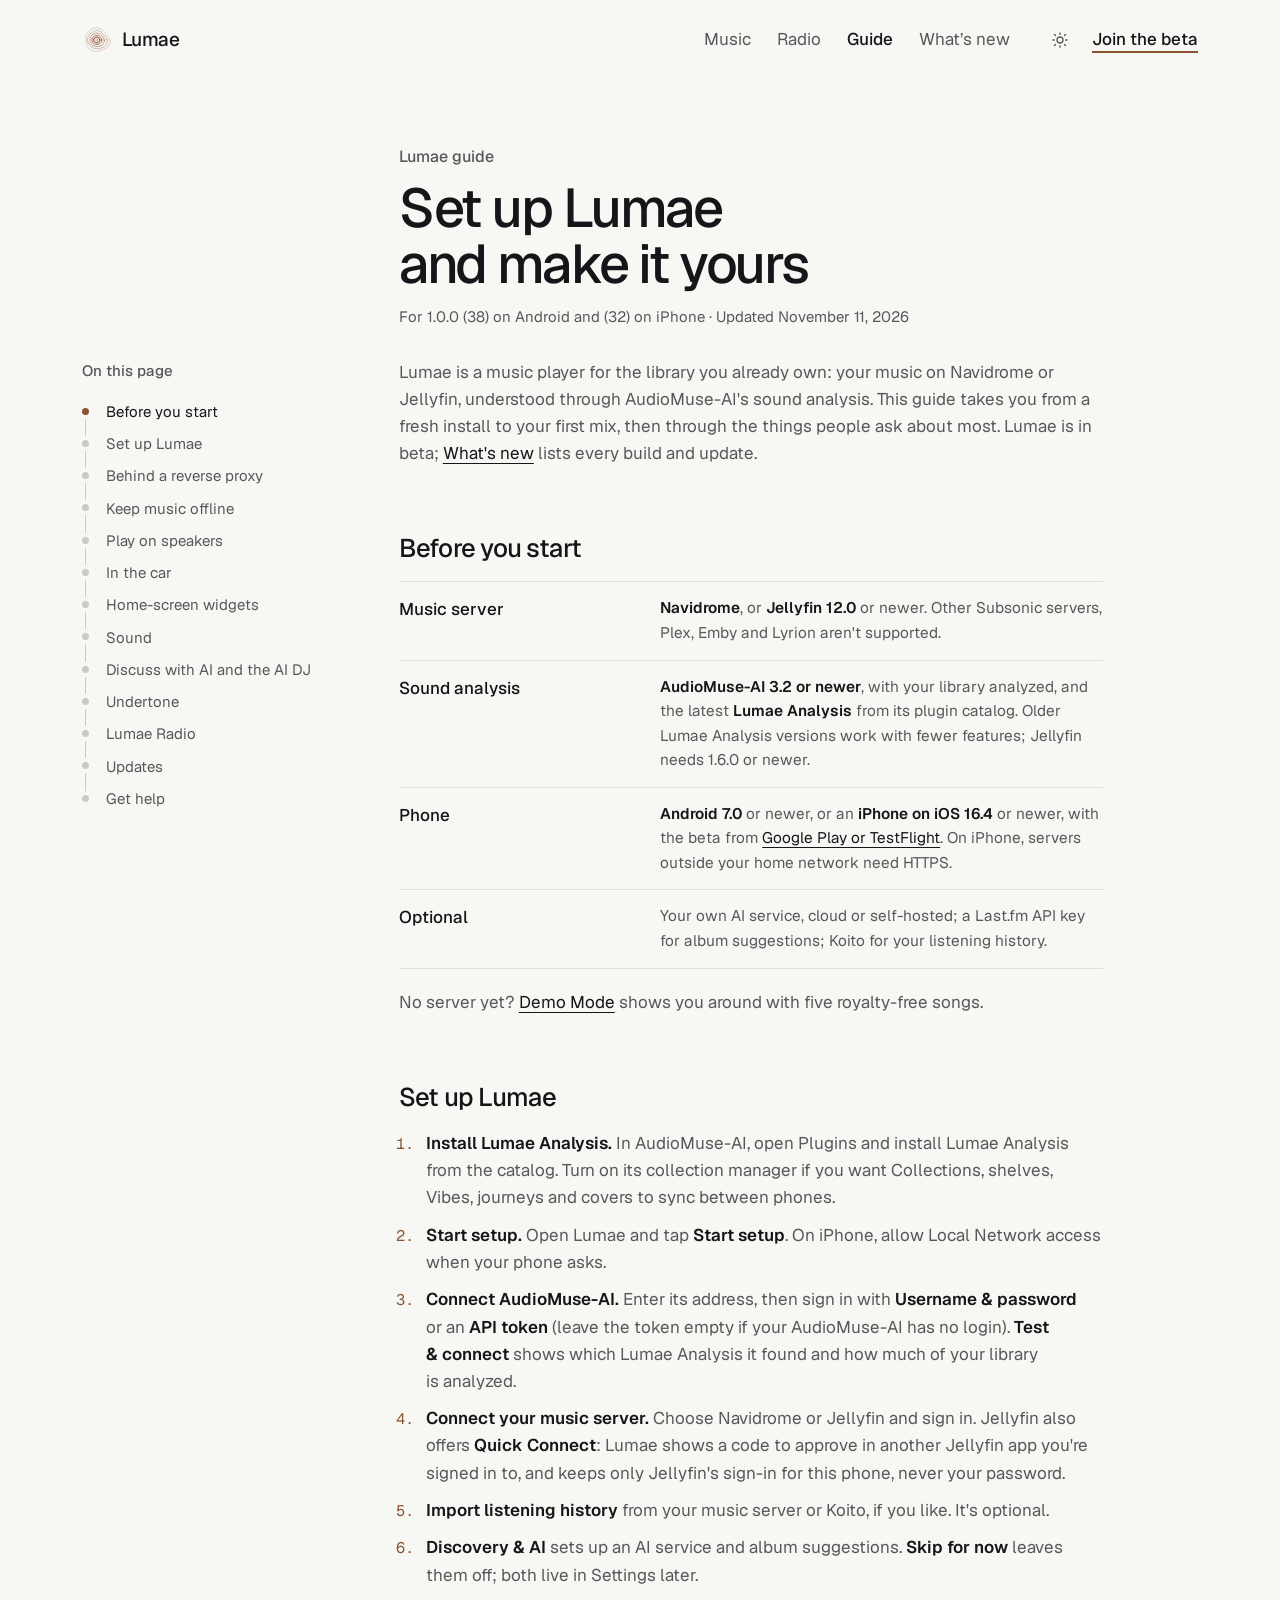
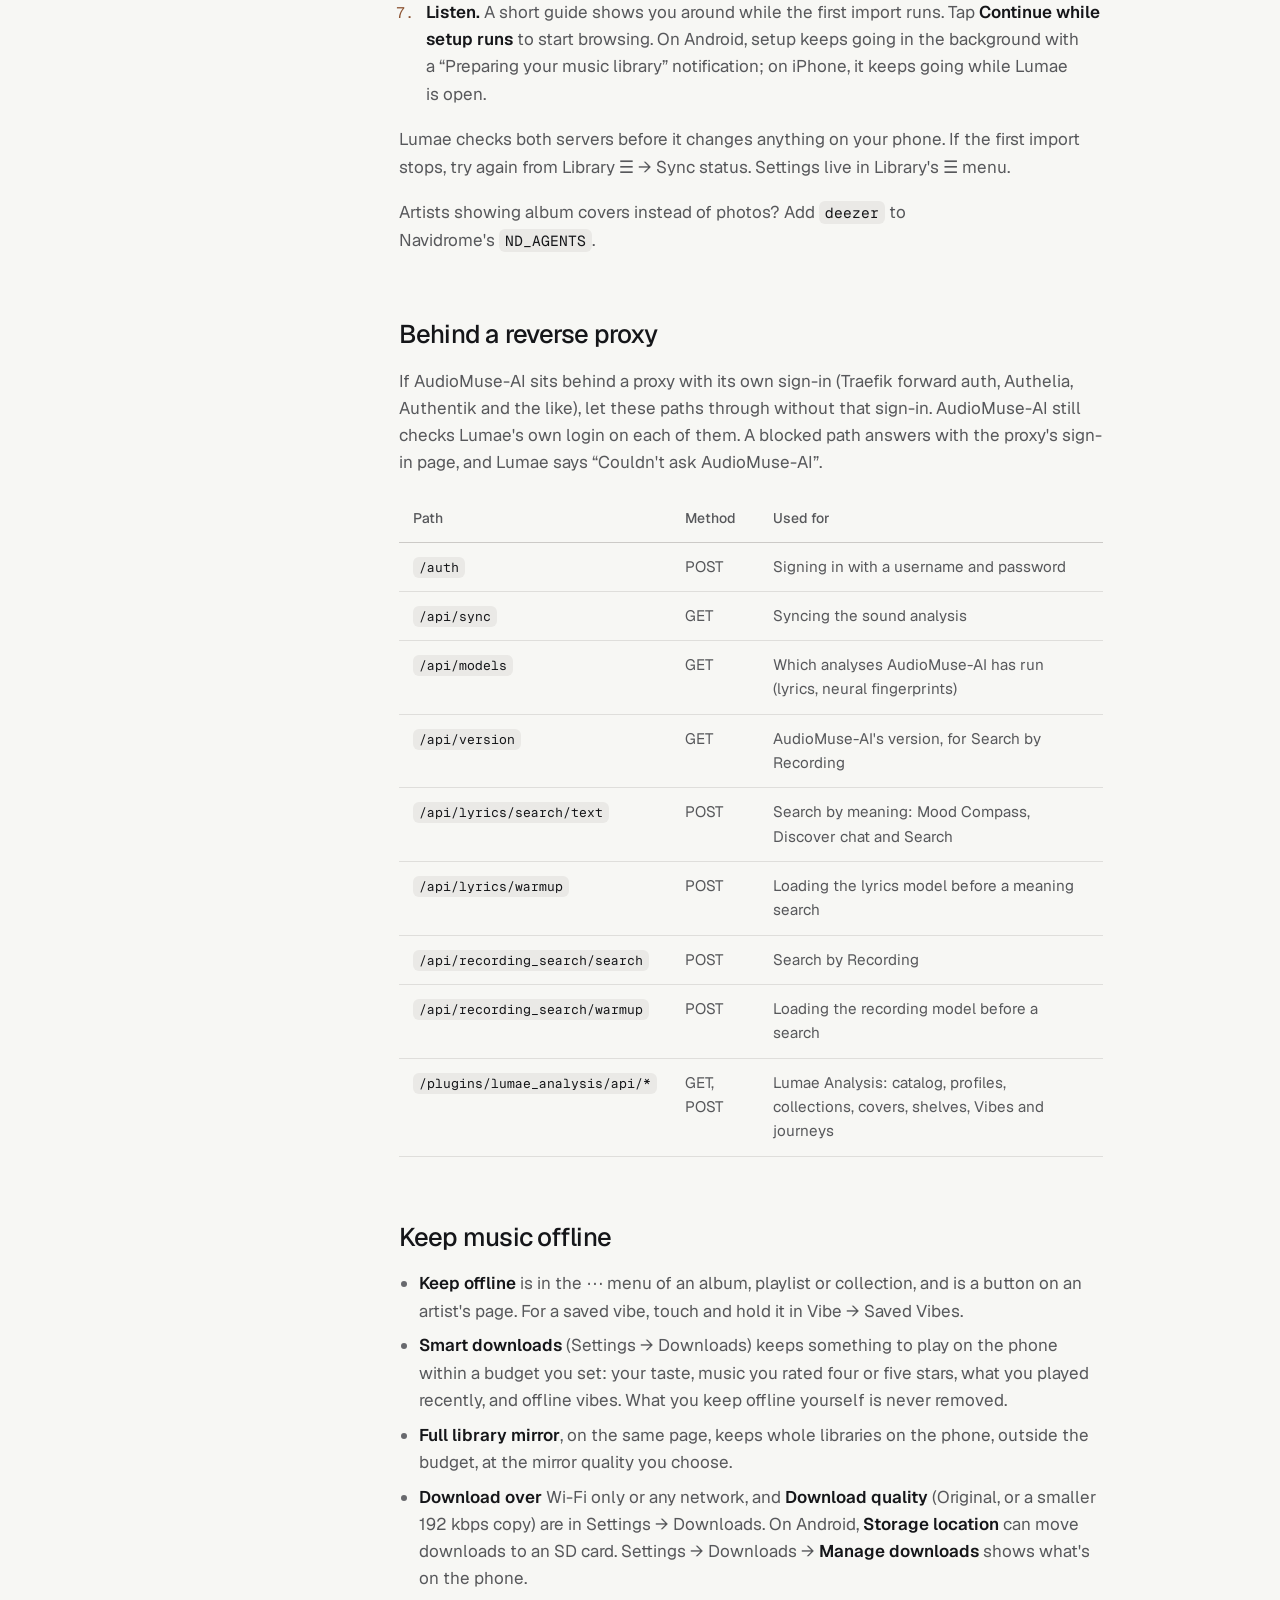
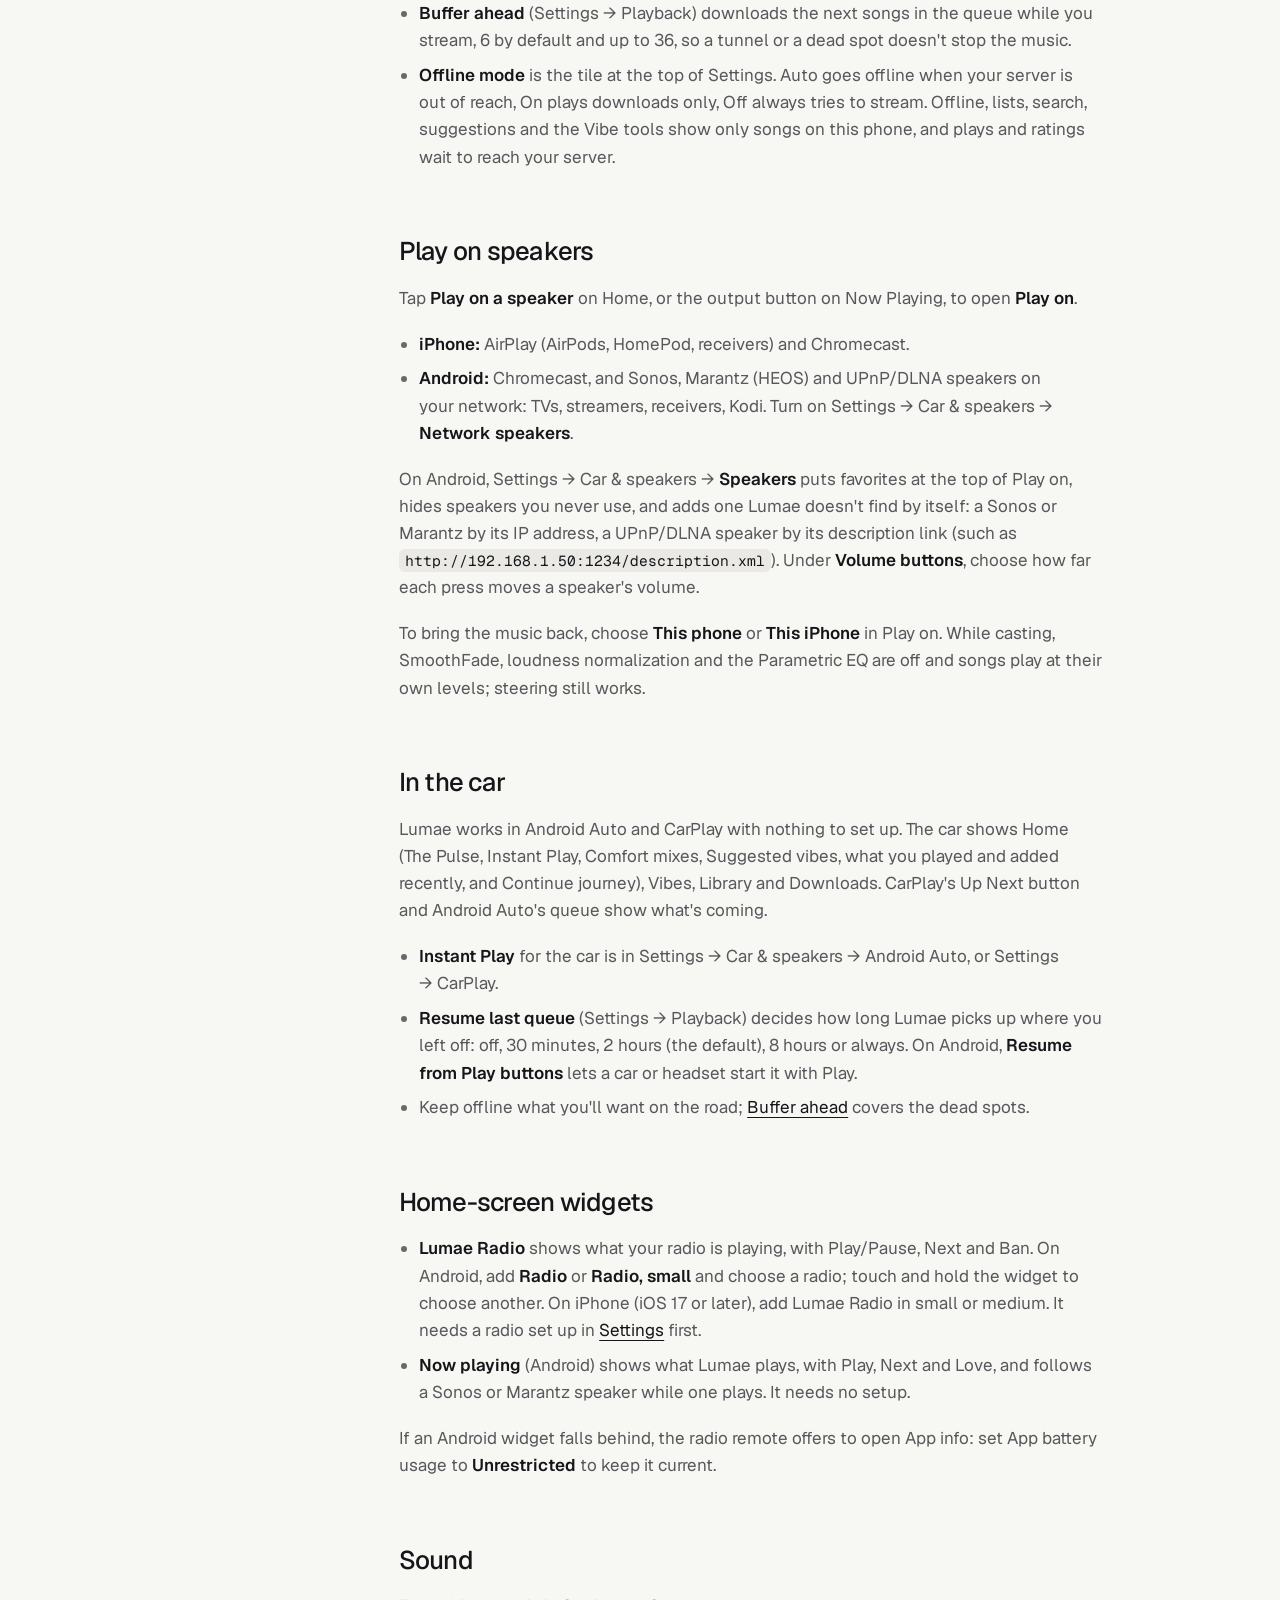
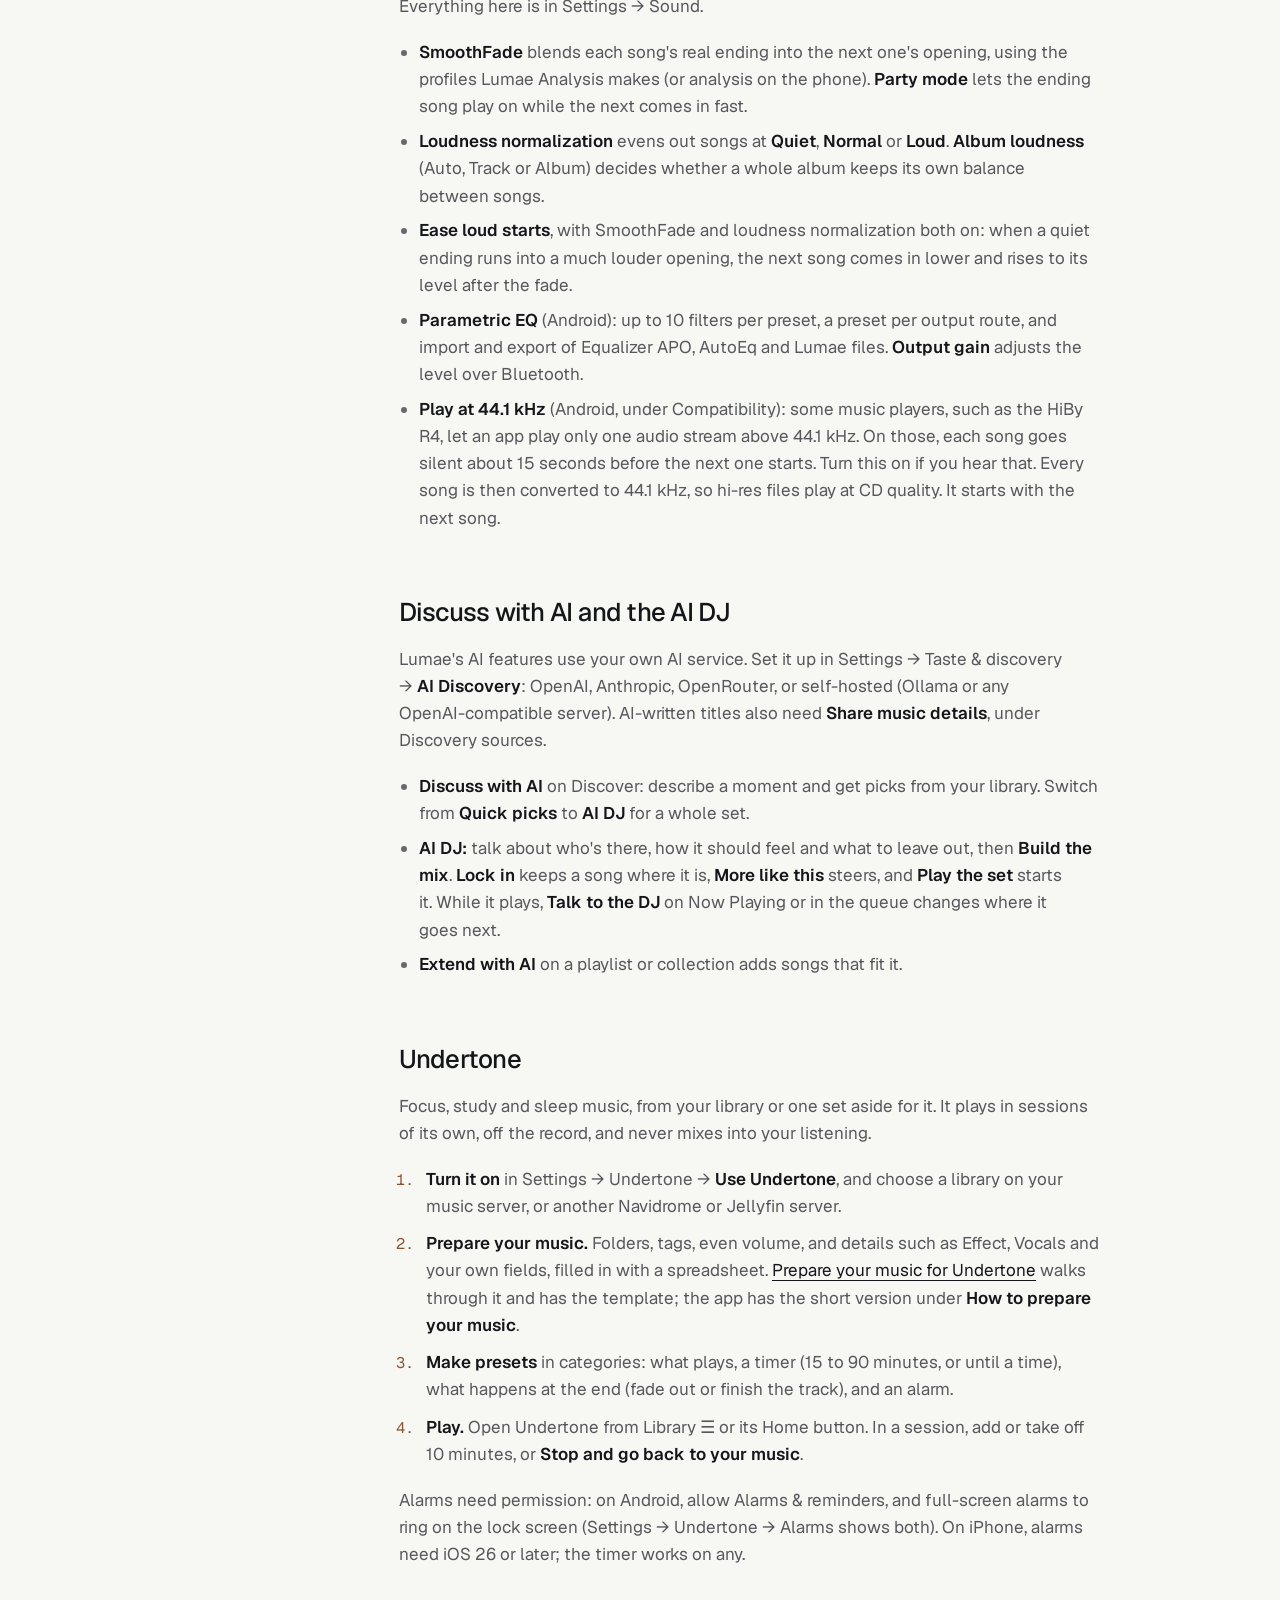
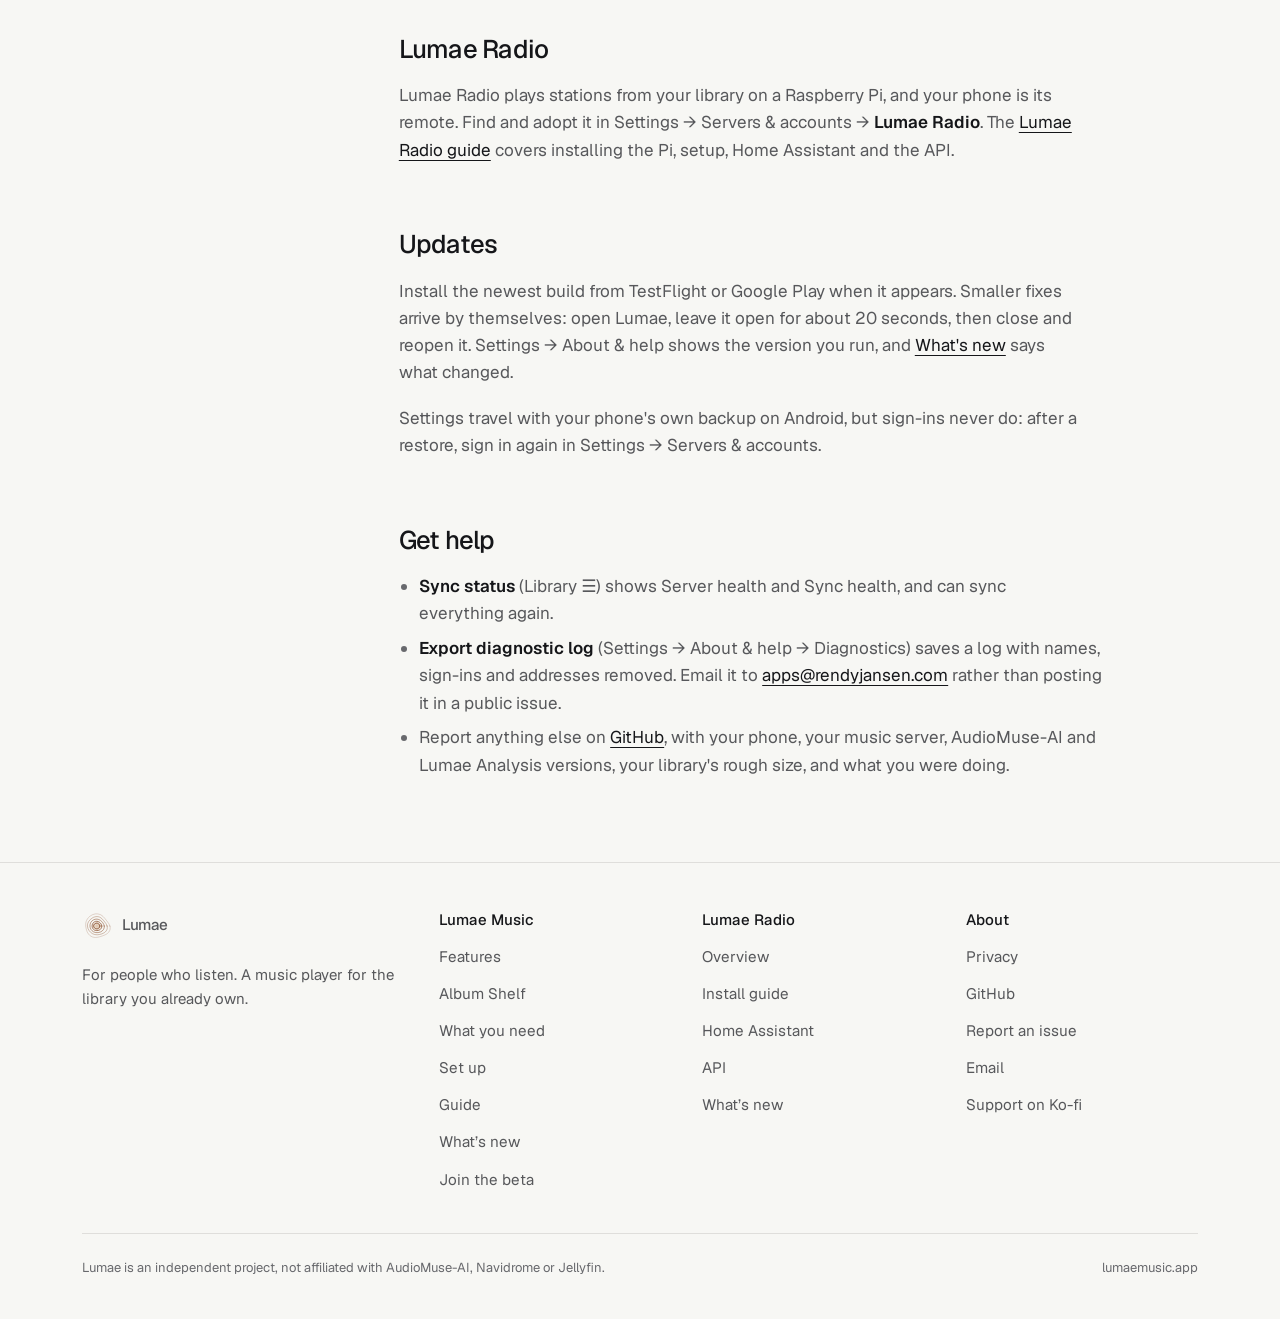
<file: docs/guide/index.html>
<!doctype html>
<html lang="en" class="no-js">
  <head>
    <meta charset="utf-8" />
    <meta name="viewport" content="width=device-width, initial-scale=1, viewport-fit=cover" />
    <title>Lumae guide · Set up, offline, speakers and more</title>
    <meta
      name="description"
      content="How to set up Lumae with Navidrome or Jellyfin and AudioMuse-AI, keep music offline, play on speakers and in the car, and get the most from its sound, widgets, Undertone and AI DJ."
    />
    <link rel="canonical" href="https://lumaemusic.app/guide/" />
    <meta name="color-scheme" content="dark light" />
    <meta name="theme-color" content="#0d0d0f" media="(prefers-color-scheme: dark)" />
    <meta name="theme-color" content="#f7f7f4" media="(prefers-color-scheme: light)" />
    <link rel="icon" href="../assets/img/brand/favicon.svg" type="image/svg+xml" />
    <link rel="icon" href="../assets/img/brand/favicon-32.png" sizes="32x32" type="image/png" />
    <link rel="apple-touch-icon" href="../assets/img/brand/apple-touch-icon.png" />
    <link rel="manifest" href="../site.webmanifest" />
    <meta property="og:type" content="website" />
    <meta property="og:site_name" content="Lumae" />
    <meta property="og:title" content="Lumae guide · Set up, offline, speakers and more" />
    <meta
      property="og:description"
      content="Set up Lumae with your own music server and AudioMuse-AI, then keep music offline, play on speakers and in the car, and shape its sound."
    />
    <meta property="og:url" content="https://lumaemusic.app/guide/" />
    <meta property="og:image" content="https://lumaemusic.app/assets/img/og/og-music.jpg" />
    <meta property="og:image:width" content="1200" />
    <meta property="og:image:height" content="630" />
    <meta property="og:image:alt" content="Lumae on two phones: Home with The Pulse, and Now Playing with large album art." />
    <meta name="twitter:card" content="summary_large_image" />
    <link rel="preload" href="../assets/fonts/geist-600.woff2" as="font" type="font/woff2" crossorigin />
    <link rel="preload" href="../assets/fonts/geist-400.woff2" as="font" type="font/woff2" crossorigin />
    <link rel="preload" href="../assets/fonts/geist-mono-400.woff2" as="font" type="font/woff2" crossorigin />
    <link rel="stylesheet" href="../assets/css/site.css" />
    <script>
      (function () {
        var d = document.documentElement;
        d.className = d.className.replace('no-js', 'js');
        try {
          var t = localStorage.getItem('lumae-site-theme');
          if (t === 'light' || t === 'dark') d.setAttribute('data-theme', t);
        } catch (e) {}
      })();
    </script>
    <script src="../assets/js/site.js" defer></script>
  </head>
  <body class="page-doc">
    <svg class="sprite" aria-hidden="true" focusable="false">
      <symbol id="i-moon" viewBox="0 0 24 24"><path d="M20 14.5A8.5 8.5 0 0 1 9.5 4 8.5 8.5 0 1 0 20 14.5Z" /></symbol>
      <symbol id="i-sun" viewBox="0 0 24 24">
        <circle cx="12" cy="12" r="4" />
        <path d="M12 2.5v2M12 19.5v2M4.6 4.6 6 6M18 18l1.4 1.4M2.5 12h2M19.5 12h2M4.6 19.4 6 18M18 6l1.4-1.4" />
      </symbol>
    </svg>

    <a class="skip-link" href="#main">Skip to content</a>

    <!-- site-header:start -->
    <header class="p-header">
      <div class="wrap">
        <a class="brand" href="../">
          <img class="only-dark" src="../assets/img/brand/mark.svg" alt="" width="30" height="30" />
          <img class="only-light" src="../assets/img/brand/mark-light.svg" alt="" width="30" height="30" />
          <span>Lumae</span>
        </a>
        <nav class="p-nav" aria-label="Lumae">
          <a href="../" data-nav="music">Music</a>
          <a href="../radio/" data-nav="radio">Radio</a>
          <a href="../guide/" data-nav="guide" aria-current="page">Guide</a>
          <a href="../changelog/" data-nav="changelog">What’s new</a>
        </nav>
        <div class="p-header-actions">
          <button class="icon-btn theme-toggle" type="button" aria-label="Switch theme">
            <svg class="icon-moon" aria-hidden="true"><use href="#i-moon" /></svg>
            <svg class="icon-sun" aria-hidden="true"><use href="#i-sun" /></svg>
          </button>
          <a class="p-cta" href="../beta/">Join the beta</a>
        </div>
      </div>
    </header>
    <!-- site-header:end -->

    <main id="main">
      <section class="section section--doc">
        <header class="wrap doc-head">
          <p class="kicker">Lumae guide</p>
          <h1>Set up Lumae and make it yours</h1>
          <p class="doc-meta">For 1.0.0 (38) on Android and (32) on iPhone · Updated November 11, 2026</p>
        </header>
        <div class="wrap doc">
          <nav class="doc-toc" data-toc aria-label="On this page">
            <details open>
              <summary>On this page</summary>
              <ol role="list">
                <li><a href="#before-you-start">Before you start</a></li>
                <li><a href="#set-up">Set up Lumae</a></li>
                <li><a href="#reverse-proxy">Behind a reverse proxy</a></li>
                <li><a href="#offline">Keep music offline</a></li>
                <li><a href="#speakers">Play on speakers</a></li>
                <li><a href="#car">In the car</a></li>
                <li><a href="#widgets">Home-screen widgets</a></li>
                <li><a href="#sound">Sound</a></li>
                <li><a href="#ai">Discuss with AI and the AI DJ</a></li>
                <li><a href="#undertone">Undertone</a></li>
                <li><a href="#radio">Lumae Radio</a></li>
                <li><a href="#updates">Updates</a></li>
                <li><a href="#help">Get help</a></li>
              </ol>
            </details>
          </nav>
          <article class="prose">
            <p>
              Lumae is a music player for the library you already own: your music on Navidrome or Jellyfin, understood through
              AudioMuse-AI's sound analysis. This guide takes you from a fresh install to your first mix, then through the things
              people ask about most. Lumae is in beta; <a href="../changelog/">What's new</a> lists every build and update.
            </p>

            <h2 id="before-you-start">Before you start</h2>
            <dl class="reqs">
              <div class="req">
                <dt>Music server</dt>
                <dd>
                  <strong>Navidrome</strong>, or <strong>Jellyfin 12.0</strong> or newer. Other Subsonic servers, Plex, Emby and
                  Lyrion aren't supported.
                </dd>
              </div>
              <div class="req">
                <dt>Sound analysis</dt>
                <dd>
                  <strong>AudioMuse-AI 3.2 or newer</strong>, with your library analyzed, and the latest
                  <strong>Lumae Analysis</strong> from its plugin catalog. Older Lumae Analysis versions work with fewer features;
                  Jellyfin needs 1.6.0 or newer.
                </dd>
              </div>
              <div class="req">
                <dt>Phone</dt>
                <dd>
                  <strong>Android 7.0</strong> or newer, or an <strong>iPhone on iOS 16.4</strong> or newer, with the beta from
                  <a href="../beta/">Google Play or TestFlight</a>. On iPhone, servers outside your home network need HTTPS.
                </dd>
              </div>
              <div class="req">
                <dt>Optional</dt>
                <dd>
                  Your own AI service, cloud or self-hosted; a Last.fm API key for album suggestions; Koito for your listening
                  history.
                </dd>
              </div>
            </dl>
            <p>
              No server yet? <a href="../beta/#demo-mode">Demo Mode</a> shows you around with five royalty-free songs.
            </p>
            <h2 id="set-up">Set up Lumae</h2>
            <ol class="doc-steps">
              <li>
                <strong>Install Lumae Analysis.</strong> In AudioMuse-AI, open Plugins and install Lumae Analysis from the catalog.
                Turn on its collection manager if you want Collections, shelves, Vibes, journeys and covers to sync between phones.
              </li>
              <li>
                <strong>Start setup.</strong> Open Lumae and tap <strong>Start setup</strong>. On iPhone, allow Local Network
                access when your phone asks.
              </li>
              <li>
                <strong>Connect AudioMuse-AI.</strong> Enter its address, then sign in with <strong>Username &amp;
                password</strong> or an <strong>API token</strong> (leave the token empty if your AudioMuse-AI has no login).
                <strong>Test &amp; connect</strong> shows which Lumae Analysis it found and how much of your library is analyzed.
              </li>
              <li>
                <strong>Connect your music server.</strong> Choose Navidrome or Jellyfin and sign in. Jellyfin also offers
                <strong>Quick Connect</strong>: Lumae shows a code to approve in another Jellyfin app you're signed in to, and
                keeps only Jellyfin's sign-in for this phone, never your password.
              </li>
              <li>
                <strong>Import listening history</strong> from your music server or Koito, if you like. It's optional.
              </li>
              <li>
                <strong>Discovery &amp; AI</strong> sets up an AI service and album suggestions. <strong>Skip for now</strong>
                leaves them off; both live in Settings later.
              </li>
              <li>
                <strong>Listen.</strong> A short guide shows you around while the first import runs. Tap
                <strong>Continue while setup runs</strong> to start browsing. On Android, setup keeps going in the background
                with a “Preparing your music library” notification; on iPhone, it keeps going while Lumae is open.
              </li>
            </ol>
            <p>
              Lumae checks both servers before it changes anything on your phone. If the first import stops, try again from
              Library ☰ → Sync status. Settings live in Library's ☰ menu.
            </p>
            <p>
              Artists showing album covers instead of photos? Add <code>deezer</code> to Navidrome's <code>ND_AGENTS</code>.
            </p>

            <h2 id="reverse-proxy">Behind a reverse proxy</h2>
            <p>
              If AudioMuse-AI sits behind a proxy with its own sign-in (Traefik forward auth, Authelia, Authentik and the like),
              let these paths through without that sign-in. AudioMuse-AI still checks Lumae's own login on each of them. A
              blocked path answers with the proxy's sign-in page, and Lumae says “Couldn't ask AudioMuse-AI”.
            </p>
            <div class="table-wrap">
              <table>
                <thead>
                  <tr><th scope="col">Path</th><th scope="col">Method</th><th scope="col">Used for</th></tr>
                </thead>
                <tbody>
                  <tr><td><code>/auth</code></td><td>POST</td><td>Signing in with a username and password</td></tr>
                  <tr><td><code>/api/sync</code></td><td>GET</td><td>Syncing the sound analysis</td></tr>
                  <tr><td><code>/api/models</code></td><td>GET</td><td>Which analyses AudioMuse-AI has run (lyrics, neural fingerprints)</td></tr>
                  <tr><td><code>/api/version</code></td><td>GET</td><td>AudioMuse-AI's version, for Search by Recording</td></tr>
                  <tr><td><code>/api/lyrics/search/text</code></td><td>POST</td><td>Search by meaning: Mood Compass, Discover chat and Search</td></tr>
                  <tr><td><code>/api/lyrics/warmup</code></td><td>POST</td><td>Loading the lyrics model before a meaning search</td></tr>
                  <tr><td><code>/api/recording_search/search</code></td><td>POST</td><td>Search by Recording</td></tr>
                  <tr><td><code>/api/recording_search/warmup</code></td><td>POST</td><td>Loading the recording model before a search</td></tr>
                  <tr><td><code>/plugins/lumae_analysis/api/*</code></td><td>GET, POST</td><td>Lumae Analysis: catalog, profiles, collections, covers, shelves, Vibes and journeys</td></tr>
                </tbody>
              </table>
            </div>

            <h2 id="offline">Keep music offline</h2>
            <ul>
              <li>
                <strong>Keep offline</strong> is in the ⋯ menu of an album, playlist or collection, and is a button on an artist's
                page. For a saved vibe, touch and hold it in Vibe → Saved Vibes.
              </li>
              <li>
                <strong>Smart downloads</strong> (Settings → Downloads) keeps something to play on the phone within a budget you
                set: your taste, music you rated four or five stars, what you played recently, and offline vibes. What you keep
                offline yourself is never removed.
              </li>
              <li>
                <strong>Full library mirror</strong>, on the same page, keeps whole libraries on the phone, outside the budget,
                at the mirror quality you choose.
              </li>
              <li>
                <strong>Download over</strong> Wi-Fi only or any network, and <strong>Download quality</strong> (Original, or a
                smaller 192 kbps copy) are in Settings → Downloads. On Android, <strong>Storage location</strong> can move
                downloads to an SD card. Settings → Downloads → <strong>Manage downloads</strong> shows what's on the phone.
              </li>
              <li>
                <strong>Buffer ahead</strong> (Settings → Playback) downloads the next songs in the queue while you stream, 6 by
                default and up to 36, so a tunnel or a dead spot doesn't stop the music.
              </li>
              <li>
                <strong>Offline mode</strong> is the tile at the top of Settings. Auto goes offline when your server is out of
                reach, On plays downloads only, Off always tries to stream. Offline, lists, search, suggestions and the Vibe
                tools show only songs on this phone, and plays and ratings wait to reach your server.
              </li>
            </ul>

            <h2 id="speakers">Play on speakers</h2>
            <p>
              Tap <strong>Play on a speaker</strong> on Home, or the output button on Now Playing, to open
              <strong>Play on</strong>.
            </p>
            <ul>
              <li><strong>iPhone:</strong> AirPlay (AirPods, HomePod, receivers) and Chromecast.</li>
              <li>
                <strong>Android:</strong> Chromecast, and Sonos, Marantz (HEOS) and UPnP/DLNA speakers on your network: TVs,
                streamers, receivers, Kodi. Turn on Settings → Car &amp; speakers → <strong>Network speakers</strong>.
              </li>
            </ul>
            <p>
              On Android, Settings → Car &amp; speakers → <strong>Speakers</strong> puts favorites at the top of Play on, hides
              speakers you never use, and adds one Lumae doesn't find by itself: a Sonos or Marantz by its IP address, a UPnP/DLNA
              speaker by its description link (such as <code>http://192.168.1.50:1234/description.xml</code>). Under
              <strong>Volume buttons</strong>, choose how far each press moves a speaker's volume.
            </p>
            <p>
              To bring the music back, choose <strong>This phone</strong> or <strong>This iPhone</strong> in Play on. While
              casting, SmoothFade, loudness normalization and the Parametric EQ are off and songs play at their own levels;
              steering still works.
            </p>

            <h2 id="car">In the car</h2>
            <p>
              Lumae works in Android Auto and CarPlay with nothing to set up. The car shows Home (The Pulse, Instant Play, Comfort
              mixes, Suggested vibes, what you played and added recently, and Continue journey), Vibes, Library and Downloads.
              CarPlay's Up Next button and Android Auto's queue show what's coming.
            </p>
            <ul>
              <li>
                <strong>Instant Play</strong> for the car is in Settings → Car &amp; speakers → Android Auto, or Settings → CarPlay.
              </li>
              <li>
                <strong>Resume last queue</strong> (Settings → Playback) decides how long Lumae picks up where you left off: off,
                30 minutes, 2 hours (the default), 8 hours or always. On Android, <strong>Resume from Play buttons</strong> lets a
                car or headset start it with Play.
              </li>
              <li>Keep offline what you'll want on the road; <a href="#offline">Buffer ahead</a> covers the dead spots.</li>
            </ul>

            <h2 id="widgets">Home-screen widgets</h2>
            <ul>
              <li>
                <strong>Lumae Radio</strong> shows what your radio is playing, with Play/Pause, Next and Ban. On Android, add
                <strong>Radio</strong> or <strong>Radio, small</strong> and choose a radio; touch and hold the widget to choose
                another. On iPhone (iOS 17 or later), add Lumae Radio in small or medium. It needs a radio set up in
                <a href="#radio">Settings</a> first.
              </li>
              <li>
                <strong>Now playing</strong> (Android) shows what Lumae plays, with Play, Next and Love, and follows a Sonos or
                Marantz speaker while one plays. It needs no setup.
              </li>
            </ul>
            <p>
              If an Android widget falls behind, the radio remote offers to open App info: set App battery usage to
              <strong>Unrestricted</strong> to keep it current.
            </p>

            <h2 id="sound">Sound</h2>
            <p>Everything here is in Settings → Sound.</p>
            <ul>
              <li>
                <strong>SmoothFade</strong> blends each song's real ending into the next one's opening, using the profiles Lumae
                Analysis makes (or analysis on the phone). <strong>Party mode</strong> lets the ending song play on while the
                next comes in fast.
              </li>
              <li>
                <strong>Loudness normalization</strong> evens out songs at <strong>Quiet</strong>, <strong>Normal</strong> or
                <strong>Loud</strong>. <strong>Album loudness</strong> (Auto, Track or Album) decides whether a whole album keeps
                its own balance between songs.
              </li>
              <li>
                <strong>Ease loud starts</strong>, with SmoothFade and loudness normalization both on: when a quiet ending runs
                into a much louder opening, the next song comes in lower and rises to its level after the fade.
              </li>
              <li>
                <strong>Parametric EQ</strong> (Android): up to 10 filters per preset, a preset per output route, and import and
                export of Equalizer APO, AutoEq and Lumae files. <strong>Output gain</strong> adjusts the level over Bluetooth.
              </li>
              <li>
                <strong>Play at 44.1 kHz</strong> (Android, under Compatibility): some music players, such as the HiBy R4, let
                an app play only one audio stream above 44.1 kHz. On those, each song goes silent about 15 seconds before the
                next one starts. Turn this on if you hear that. Every song is then converted to 44.1 kHz, so hi-res files play
                at CD quality. It starts with the next song.
              </li>
            </ul>

            <h2 id="ai">Discuss with AI and the AI DJ</h2>
            <p>
              Lumae's AI features use your own AI service. Set it up in Settings → Taste &amp; discovery →
              <strong>AI Discovery</strong>: OpenAI, Anthropic, OpenRouter, or self-hosted (Ollama or any OpenAI-compatible
              server). AI-written titles also need <strong>Share music details</strong>, under Discovery sources.
            </p>
            <ul>
              <li>
                <strong>Discuss with AI</strong> on Discover: describe a moment and get picks from your library. Switch from
                <strong>Quick picks</strong> to <strong>AI DJ</strong> for a whole set.
              </li>
              <li>
                <strong>AI DJ:</strong> talk about who's there, how it should feel and what to leave out, then
                <strong>Build the mix</strong>. <strong>Lock in</strong> keeps a song where it is, <strong>More like this</strong>
                steers, and <strong>Play the set</strong> starts it. While it plays, <strong>Talk to the DJ</strong> on Now
                Playing or in the queue changes where it goes next.
              </li>
              <li><strong>Extend with AI</strong> on a playlist or collection adds songs that fit it.</li>
            </ul>

            <h2 id="undertone">Undertone</h2>
            <p>
              Focus, study and sleep music, from your library or one set aside for it. It plays in sessions of its own, off the
              record, and never mixes into your listening.
            </p>
            <ol class="doc-steps">
              <li>
                <strong>Turn it on</strong> in Settings → Undertone → <strong>Use Undertone</strong>, and choose a library on your
                music server, or another Navidrome or Jellyfin server.
              </li>
              <li>
                <strong>Prepare your music.</strong> Folders, tags, even volume, and details such as Effect, Vocals and your own
                fields, filled in with a spreadsheet. <a href="undertone/">Prepare your music for Undertone</a> walks through it
                and has the template; the app has the short version under <strong>How to prepare your music</strong>.
              </li>
              <li>
                <strong>Make presets</strong> in categories: what plays, a timer (15 to 90 minutes, or until a time), what happens
                at the end (fade out or finish the track), and an alarm.
              </li>
              <li>
                <strong>Play.</strong> Open Undertone from Library ☰ or its Home button. In a session, add or take off 10
                minutes, or <strong>Stop and go back to your music</strong>.
              </li>
            </ol>
            <p>
              Alarms need permission: on Android, allow Alarms &amp; reminders, and full-screen alarms to ring on the lock screen
              (Settings → Undertone → Alarms shows both). On iPhone, alarms need iOS 26 or later; the timer works on any.
            </p>

            <h2 id="radio">Lumae Radio</h2>
            <p>
              Lumae Radio plays stations from your library on a Raspberry Pi, and your phone is its remote. Find and adopt it in
              Settings → Servers &amp; accounts → <strong>Lumae Radio</strong>. The <a href="../radio/docs/">Lumae Radio guide</a>
              covers installing the Pi, setup, Home Assistant and the API.
            </p>

            <h2 id="updates">Updates</h2>
            <p>
              Install the newest build from TestFlight or Google Play when it appears. Smaller fixes arrive by themselves: open
              Lumae, leave it open for about 20 seconds, then close and reopen it. Settings → About &amp; help shows the version
              you run, and <a href="../changelog/">What's new</a> says what changed.
            </p>
            <p>
              Settings travel with your phone's own backup on Android, but sign-ins never do: after a restore, sign in again in
              Settings → Servers &amp; accounts.
            </p>

            <h2 id="help">Get help</h2>
            <ul>
              <li>
                <strong>Sync status</strong> (Library ☰) shows Server health and Sync health, and can sync everything again.
              </li>
              <li>
                <strong>Export diagnostic log</strong> (Settings → About &amp; help → Diagnostics) saves a log with names, sign-ins
                and addresses removed. Email it to <a href="mailto:apps@rendyjansen.com">apps@rendyjansen.com</a> rather than
                posting it in a public issue.
              </li>
              <li>
                Report anything else on <a href="https://github.com/rendyhd/lumae/issues">GitHub</a>, with your phone, your music
                server, AudioMuse-AI and Lumae Analysis versions, your library's rough size, and what you were doing.
              </li>
            </ul>
          </article>
        </div>
      </section>
    </main>

    <!-- site-footer:start -->
    <footer class="site-footer">
      <div class="wrap">
        <div class="footer-grid">
          <div>
            <a class="brand" href="../">
              <img class="only-dark" src="../assets/img/brand/mark.svg" alt="" width="30" height="30" />
              <img class="only-light" src="../assets/img/brand/mark-light.svg" alt="" width="30" height="30" />
              <span>Lumae</span>
            </a>
            <p class="footer-tag">For people who listen. A music player for the library you already own.</p>
          </div>
          <nav aria-labelledby="footer-music">
            <h2 id="footer-music">Lumae Music</h2>
            <ul role="list">
              <li><a href="../#features">Features</a></li>
              <li><a href="../#library">Album Shelf</a></li>
              <li><a href="../#need">What you need</a></li>
              <li><a href="../#setup">Set up</a></li>
              <li><a href="../guide/">Guide</a></li>
              <li><a href="../changelog/">What’s new</a></li>
              <li><a href="../beta/">Join the beta</a></li>
            </ul>
          </nav>
          <nav aria-labelledby="footer-radio">
            <h2 id="footer-radio">Lumae Radio</h2>
            <ul role="list">
              <li><a href="../radio/">Overview</a></li>
              <li><a href="../radio/docs/#install">Install guide</a></li>
              <li><a href="../radio/docs/#home-assistant">Home Assistant</a></li>
              <li><a href="../radio/docs/#api">API</a></li>
              <li><a href="../changelog/#lumae-radio">What’s new</a></li>
            </ul>
          </nav>
          <nav aria-labelledby="footer-about">
            <h2 id="footer-about">About</h2>
            <ul role="list">
              <li><a href="../privacy/">Privacy</a></li>
              <li><a href="https://github.com/rendyhd/lumae">GitHub</a></li>
              <li><a href="https://github.com/rendyhd/lumae/issues">Report an issue</a></li>
              <li><a href="mailto:apps@rendyjansen.com">Email</a></li>
              <li><a href="https://ko-fi.com/rendyhd">Support on Ko-fi</a></li>
            </ul>
          </nav>
        </div>
        <div class="footer-note">
          <span>Lumae is an independent project, not affiliated with AudioMuse-AI, Navidrome or Jellyfin.</span>
          <span>lumaemusic.app</span>
        </div>
      </div>
    </footer>
    <!-- site-footer:end -->
  </body>
</html>
</file>
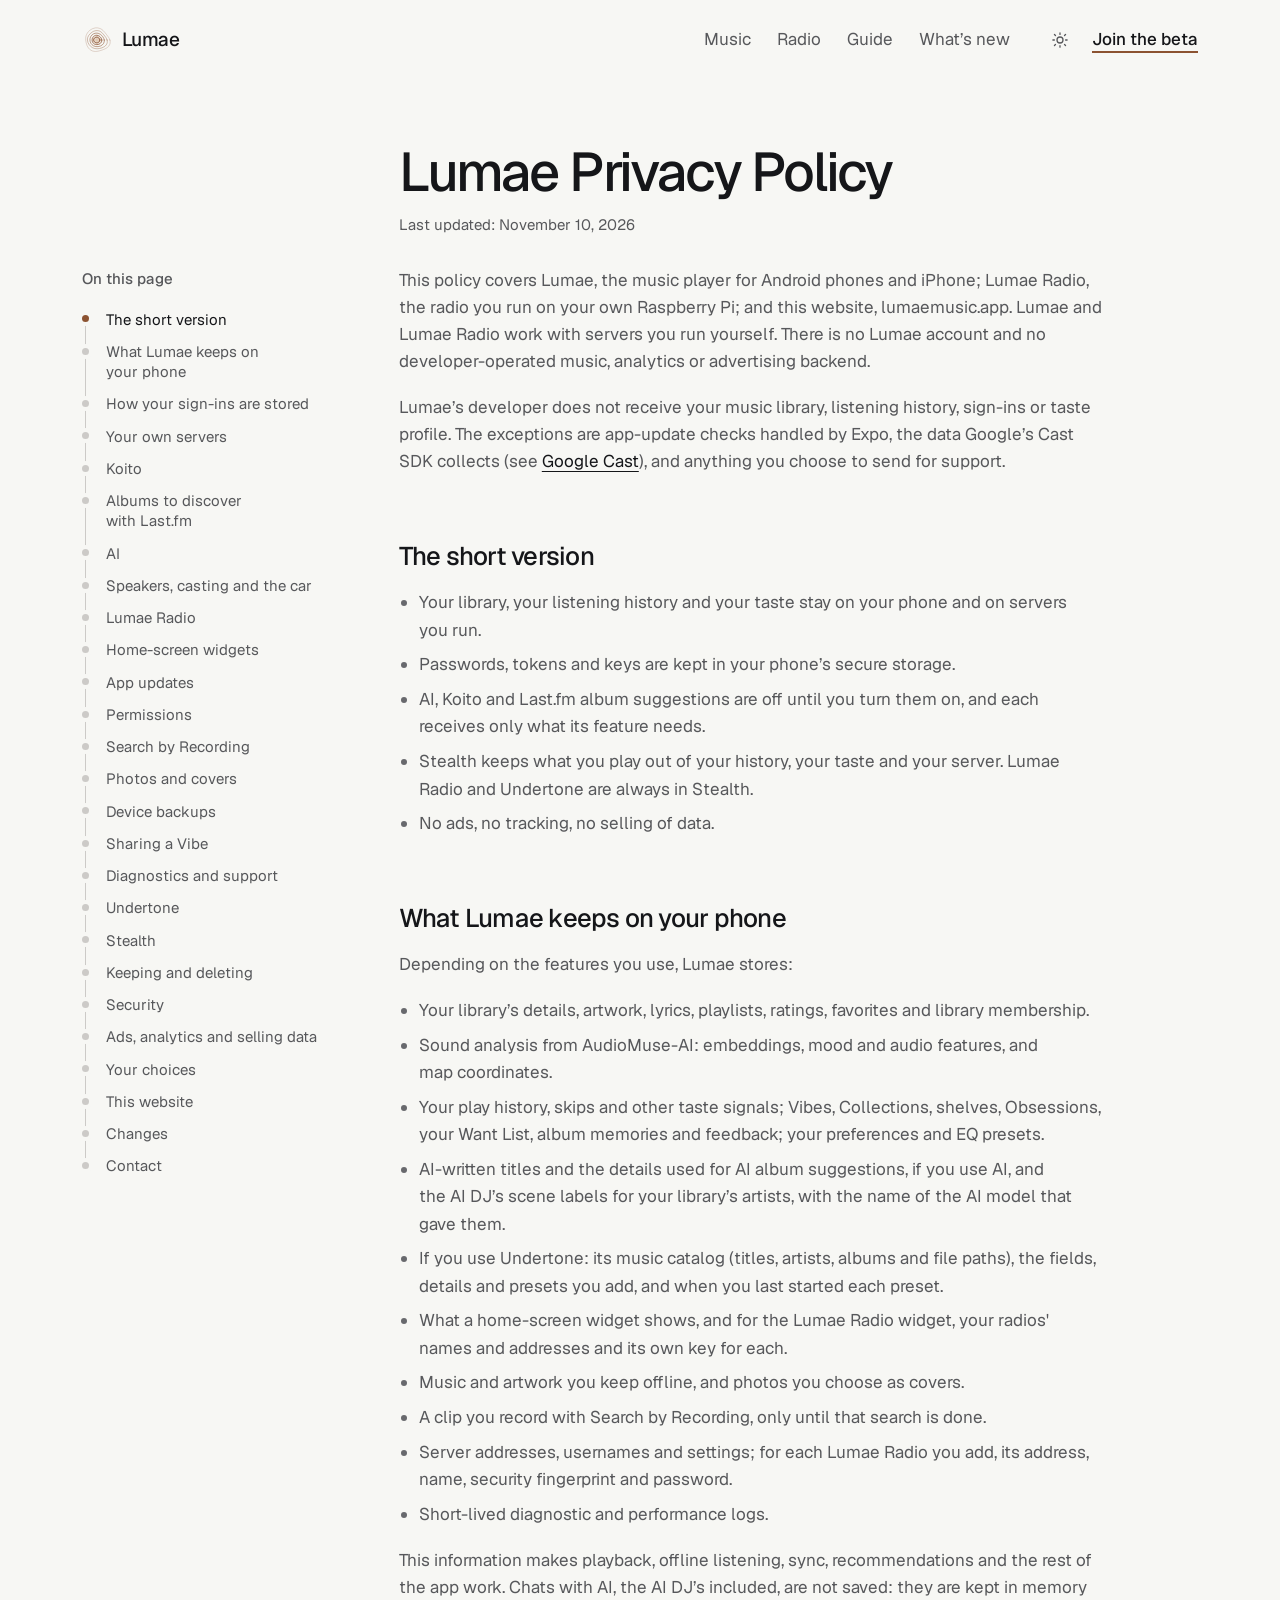
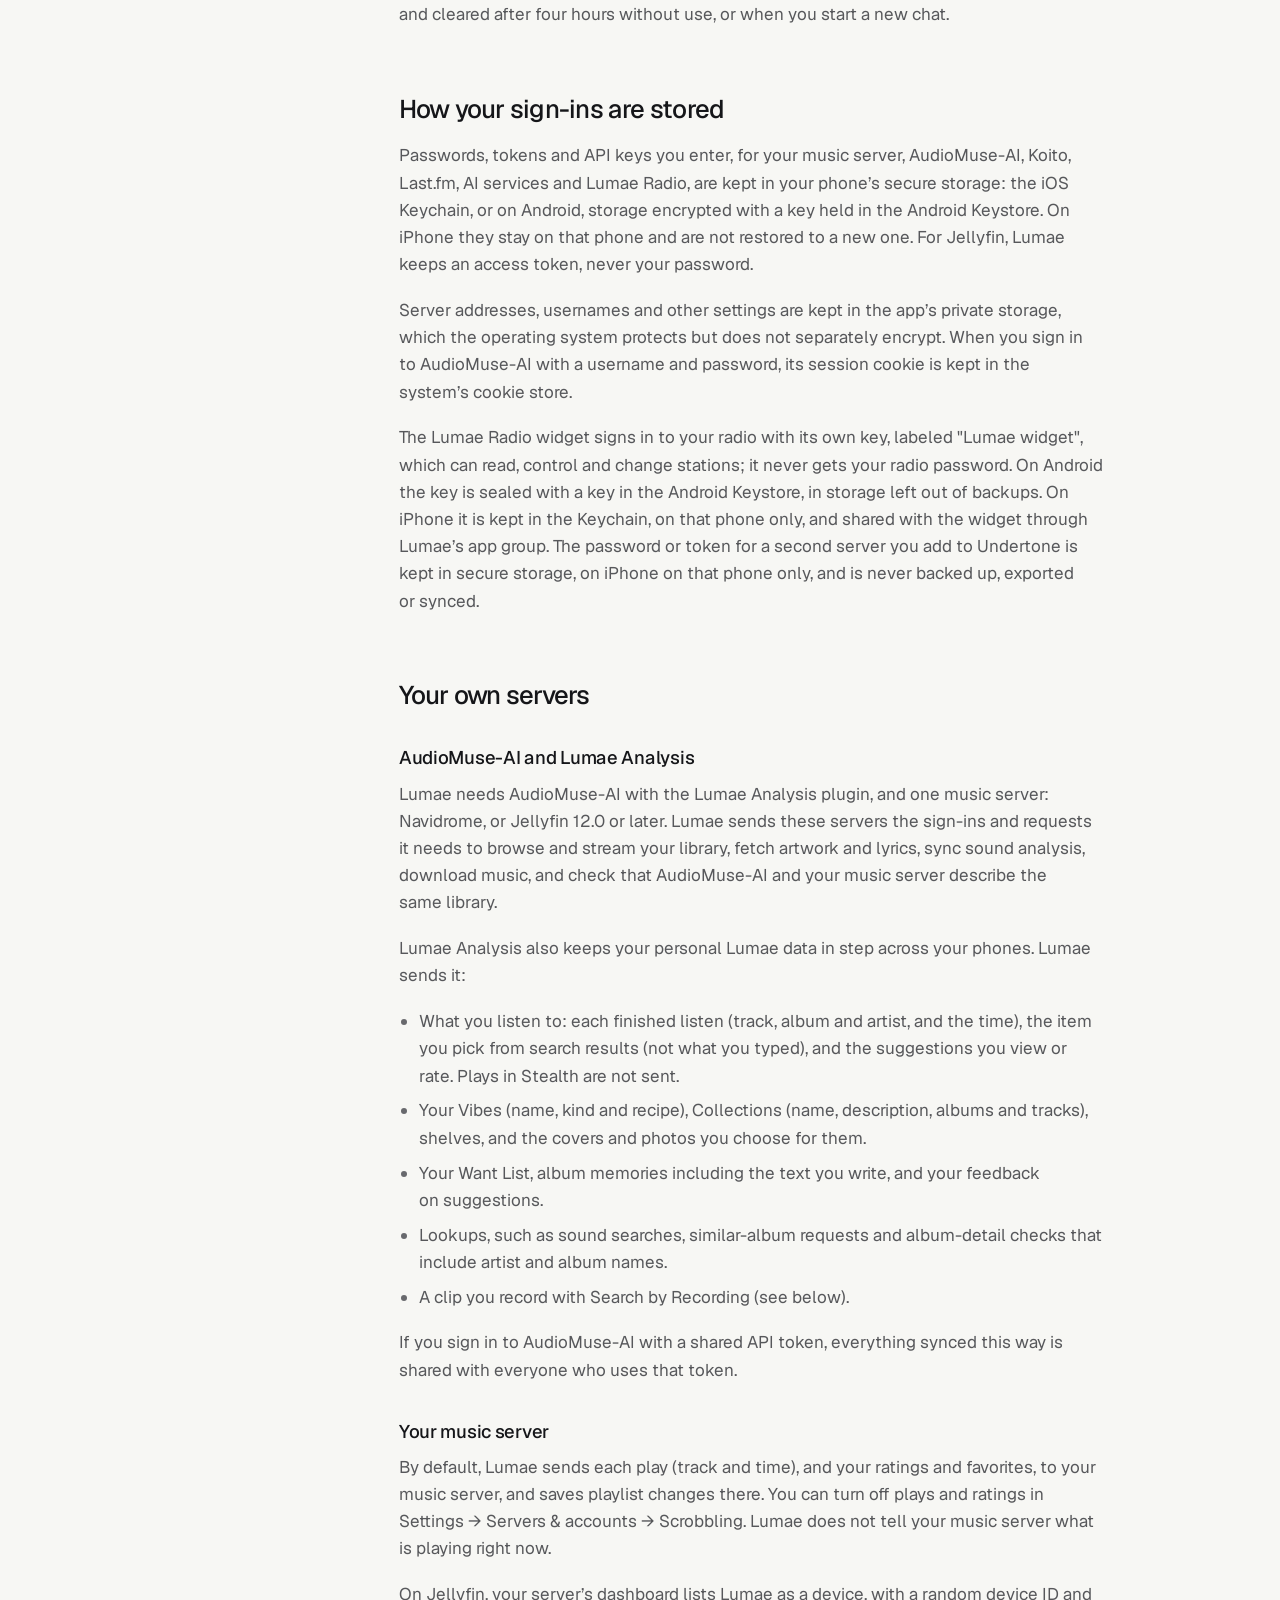
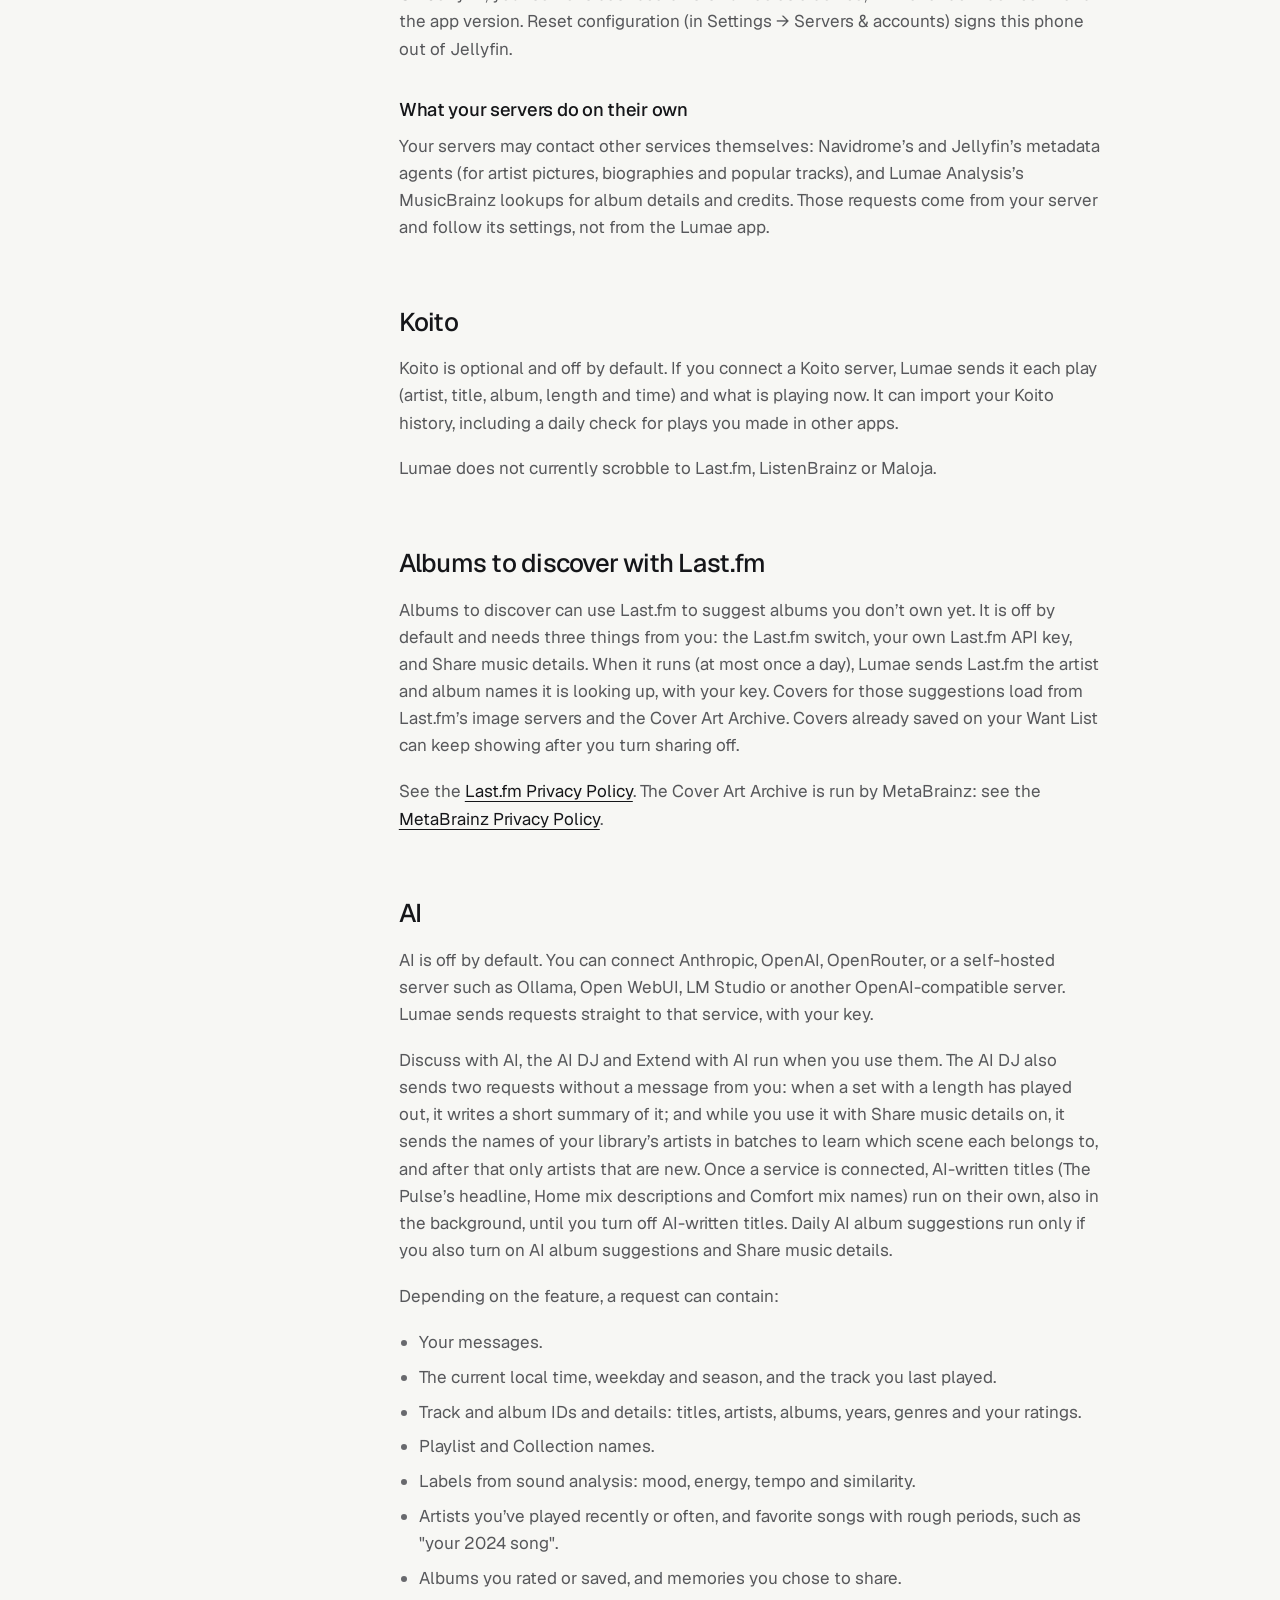
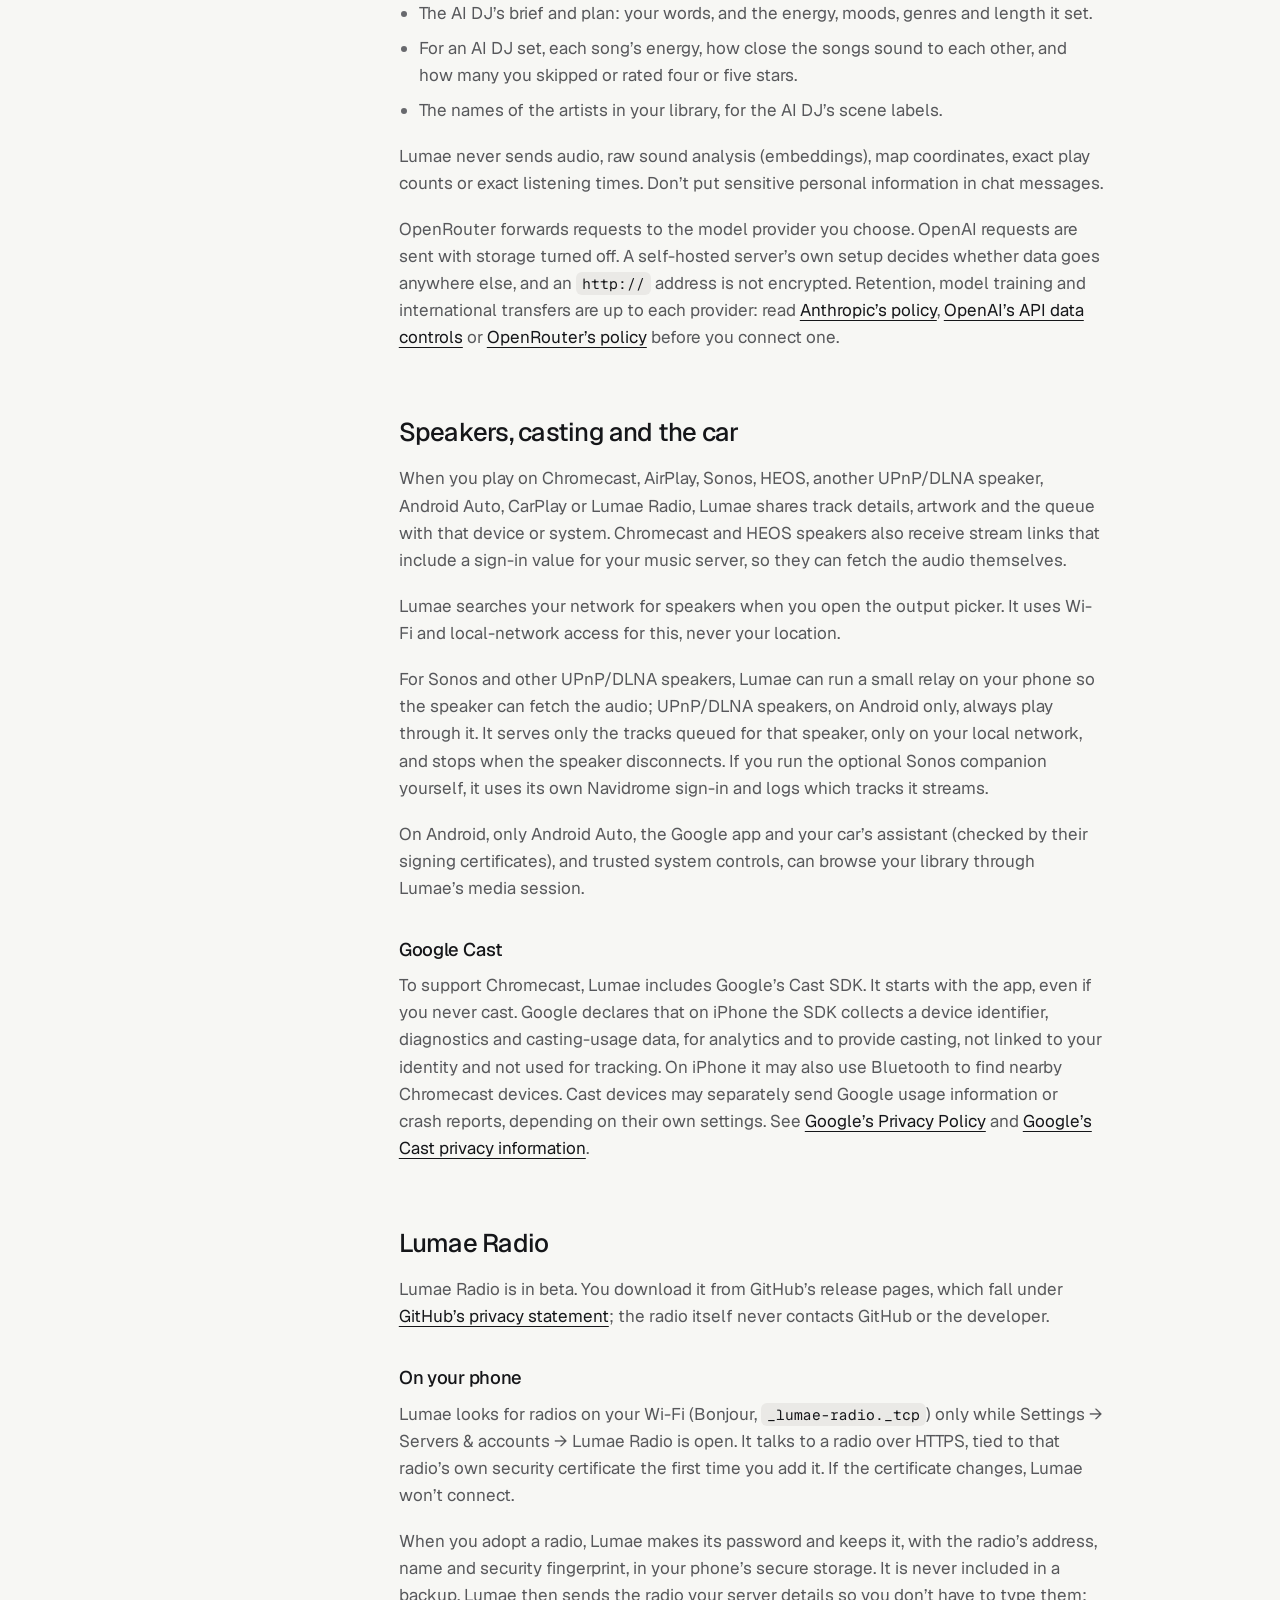
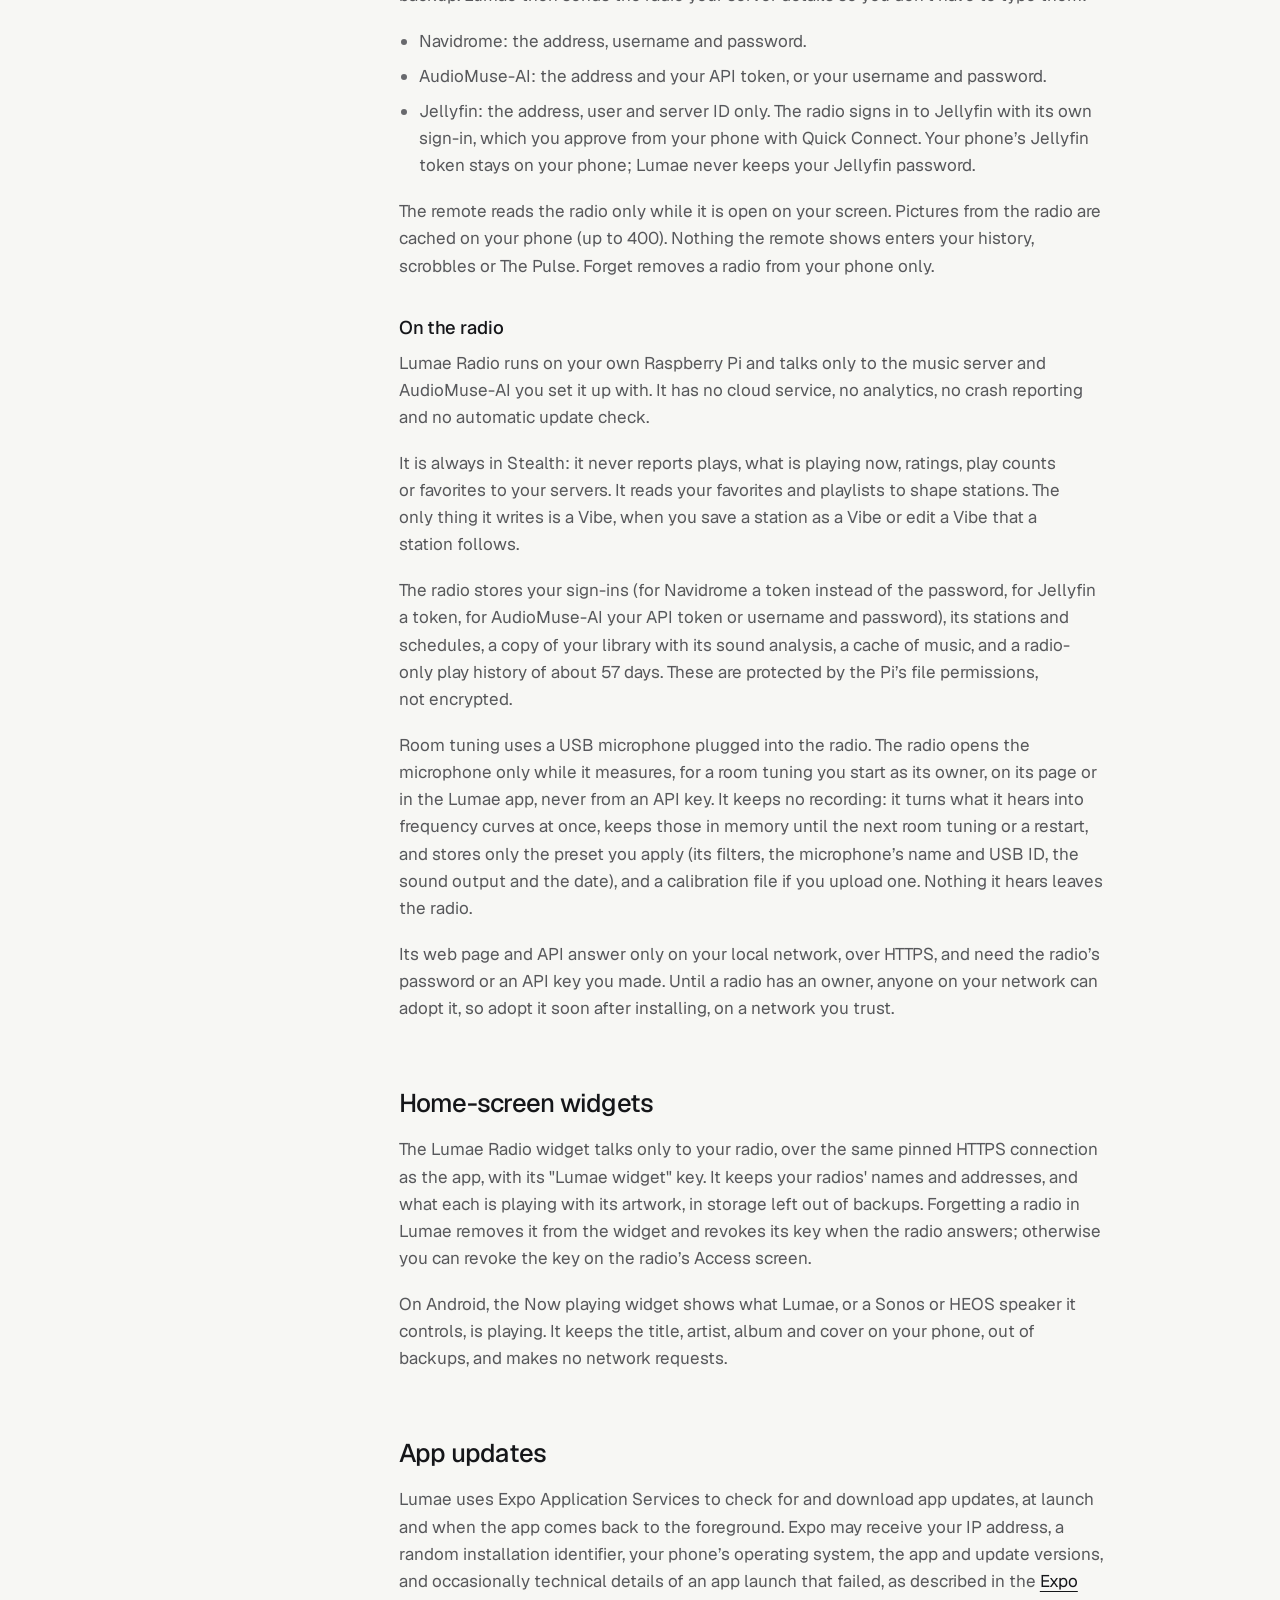
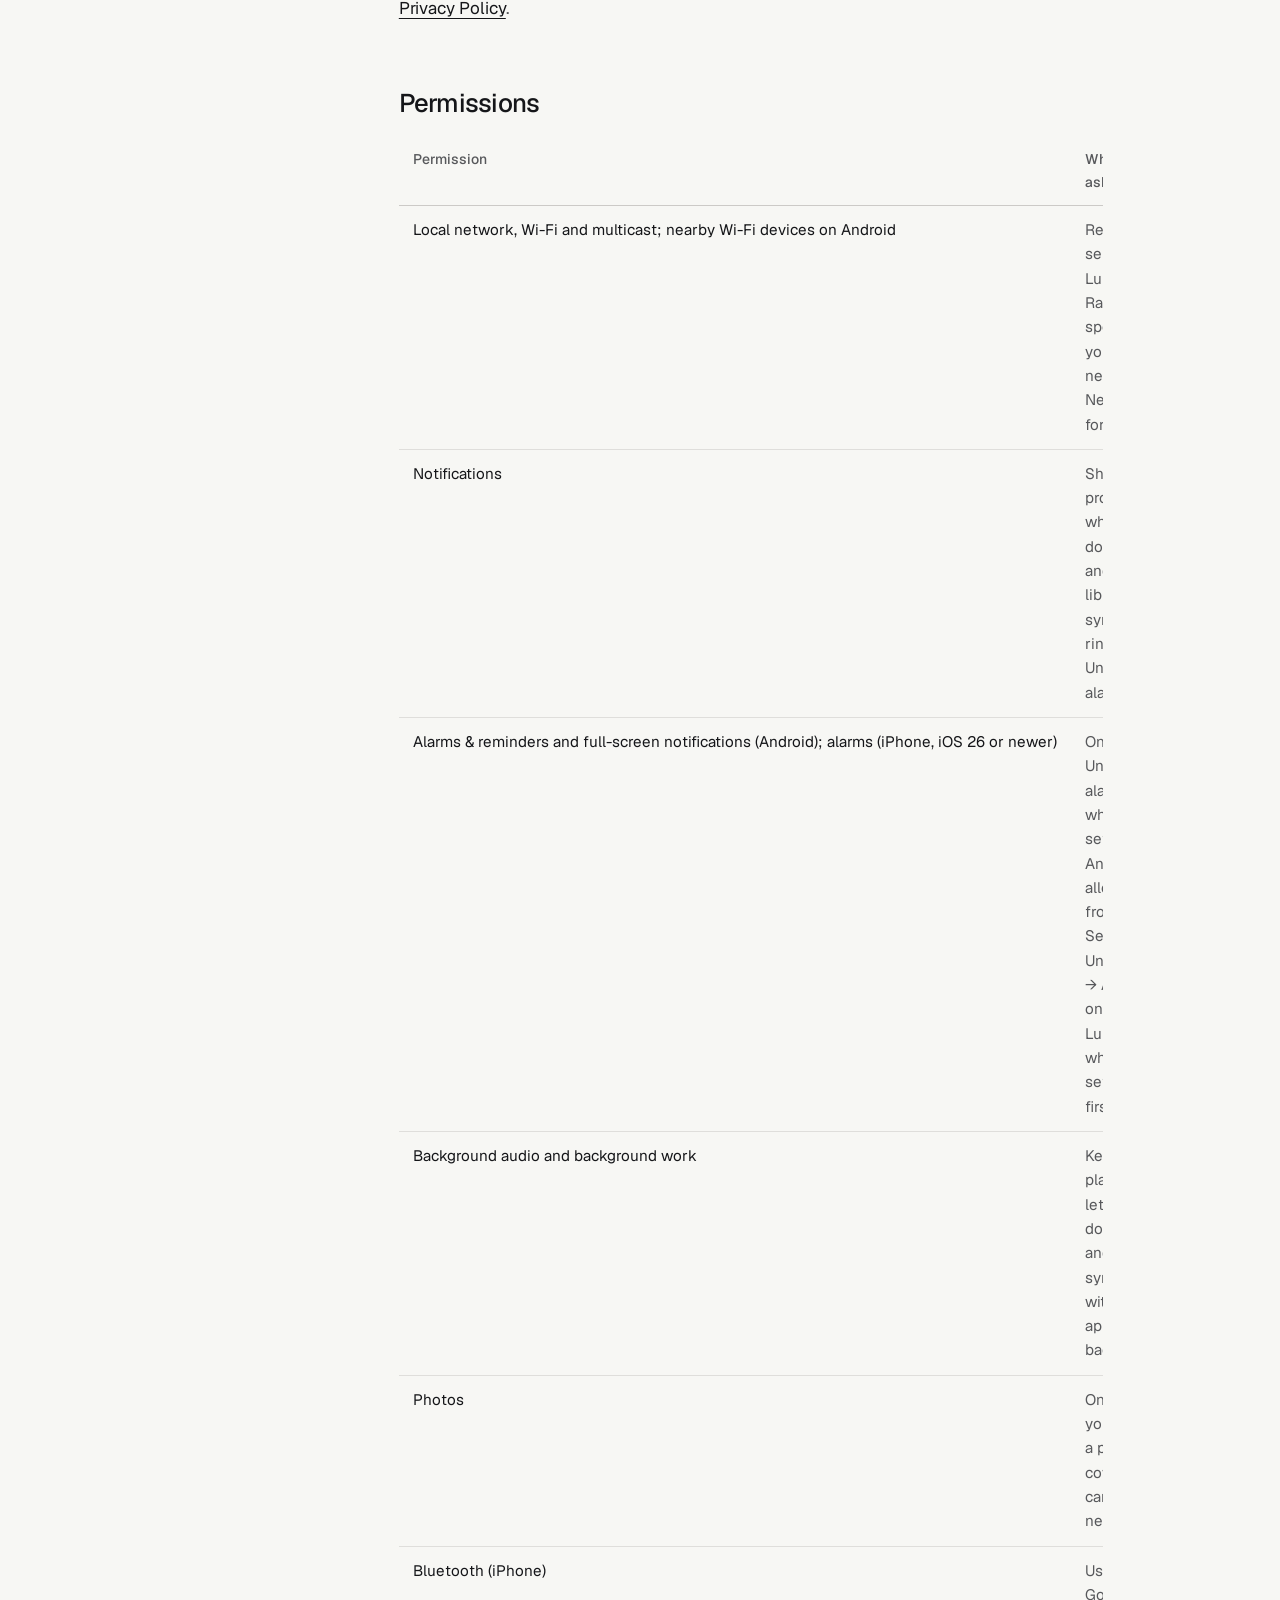
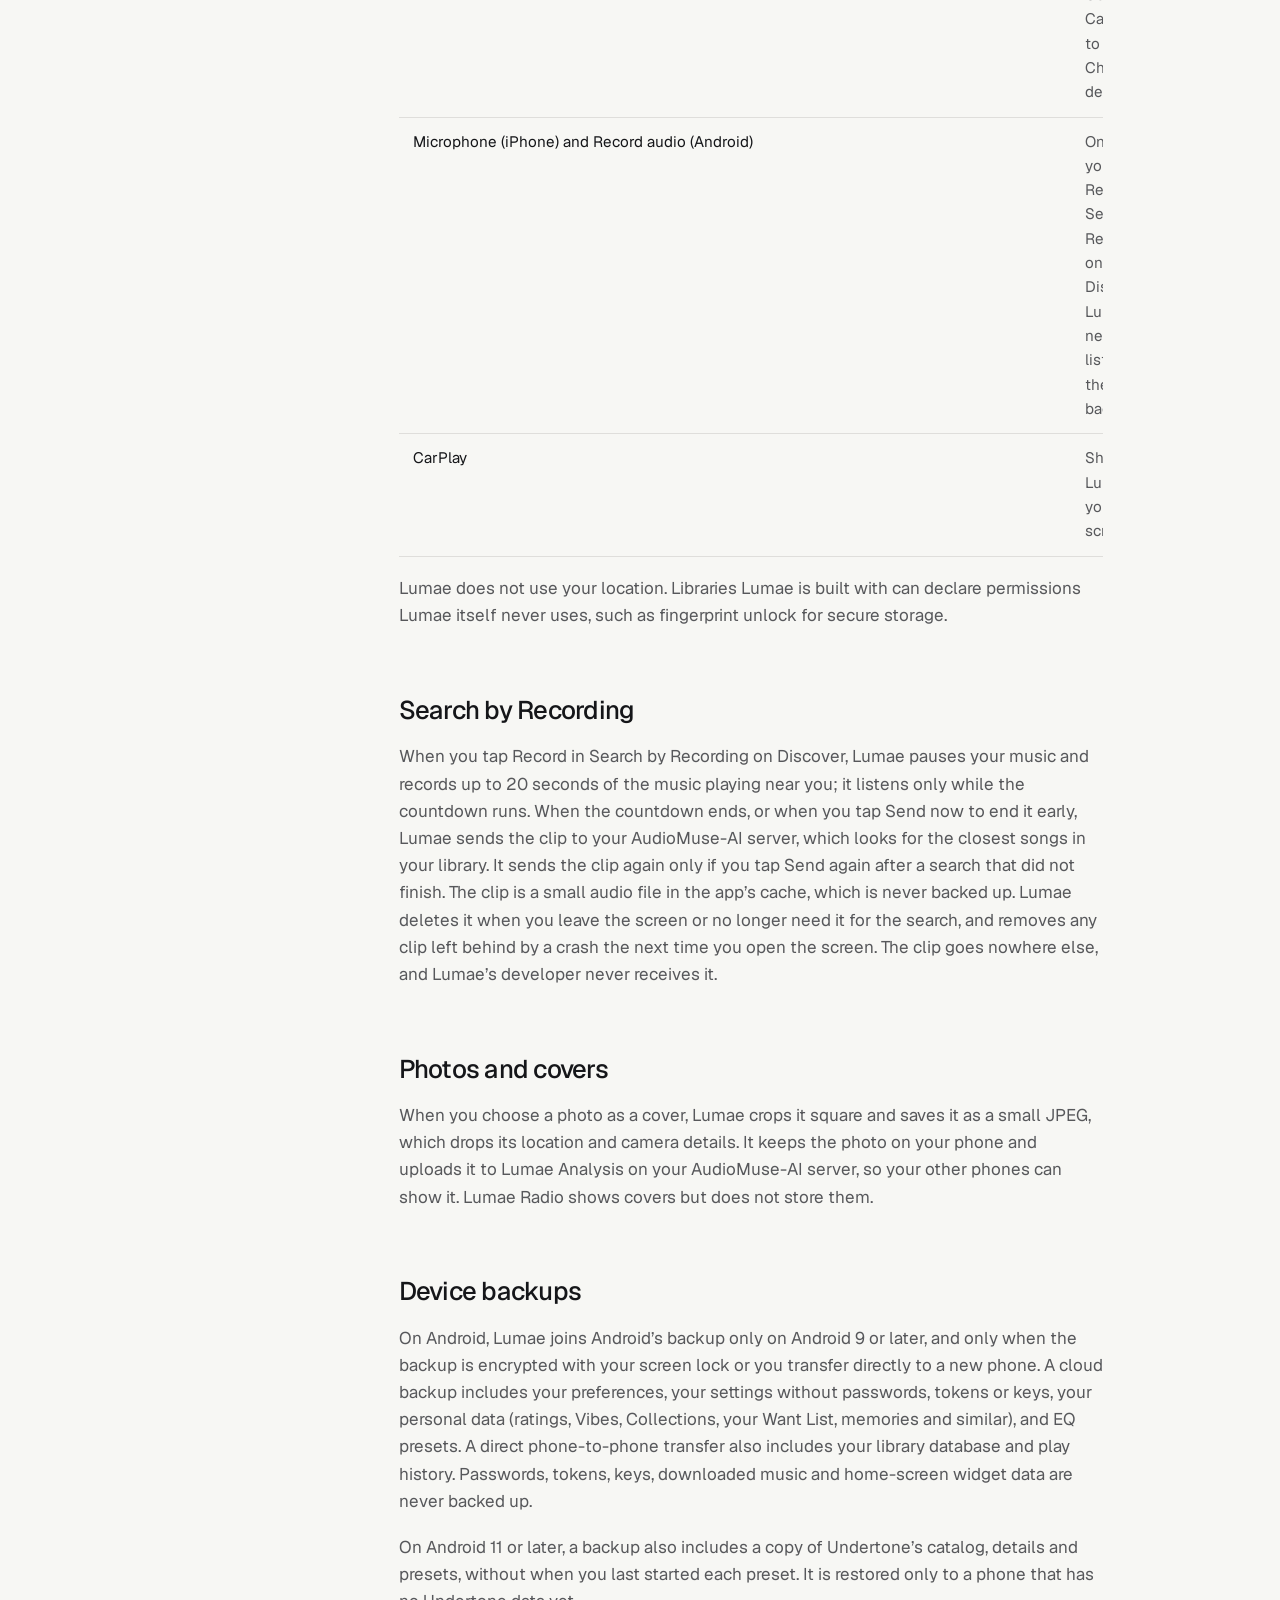
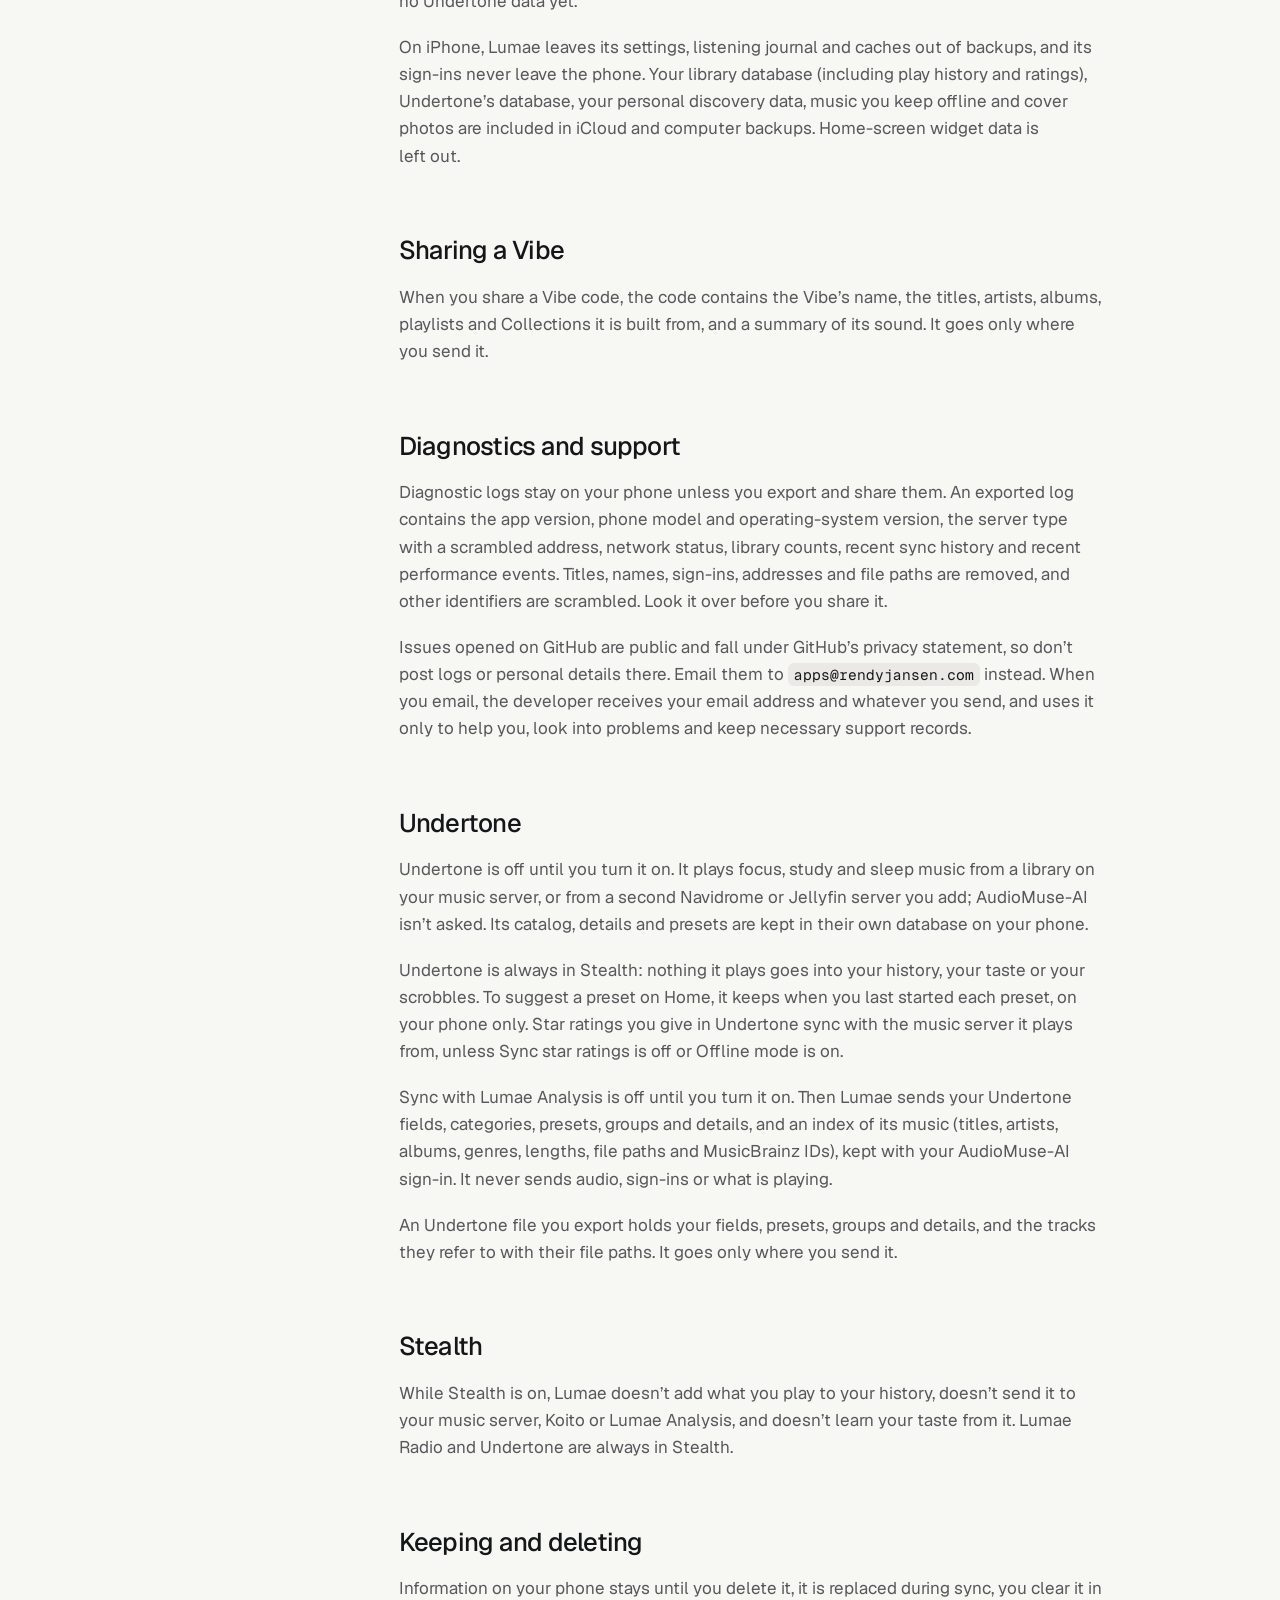
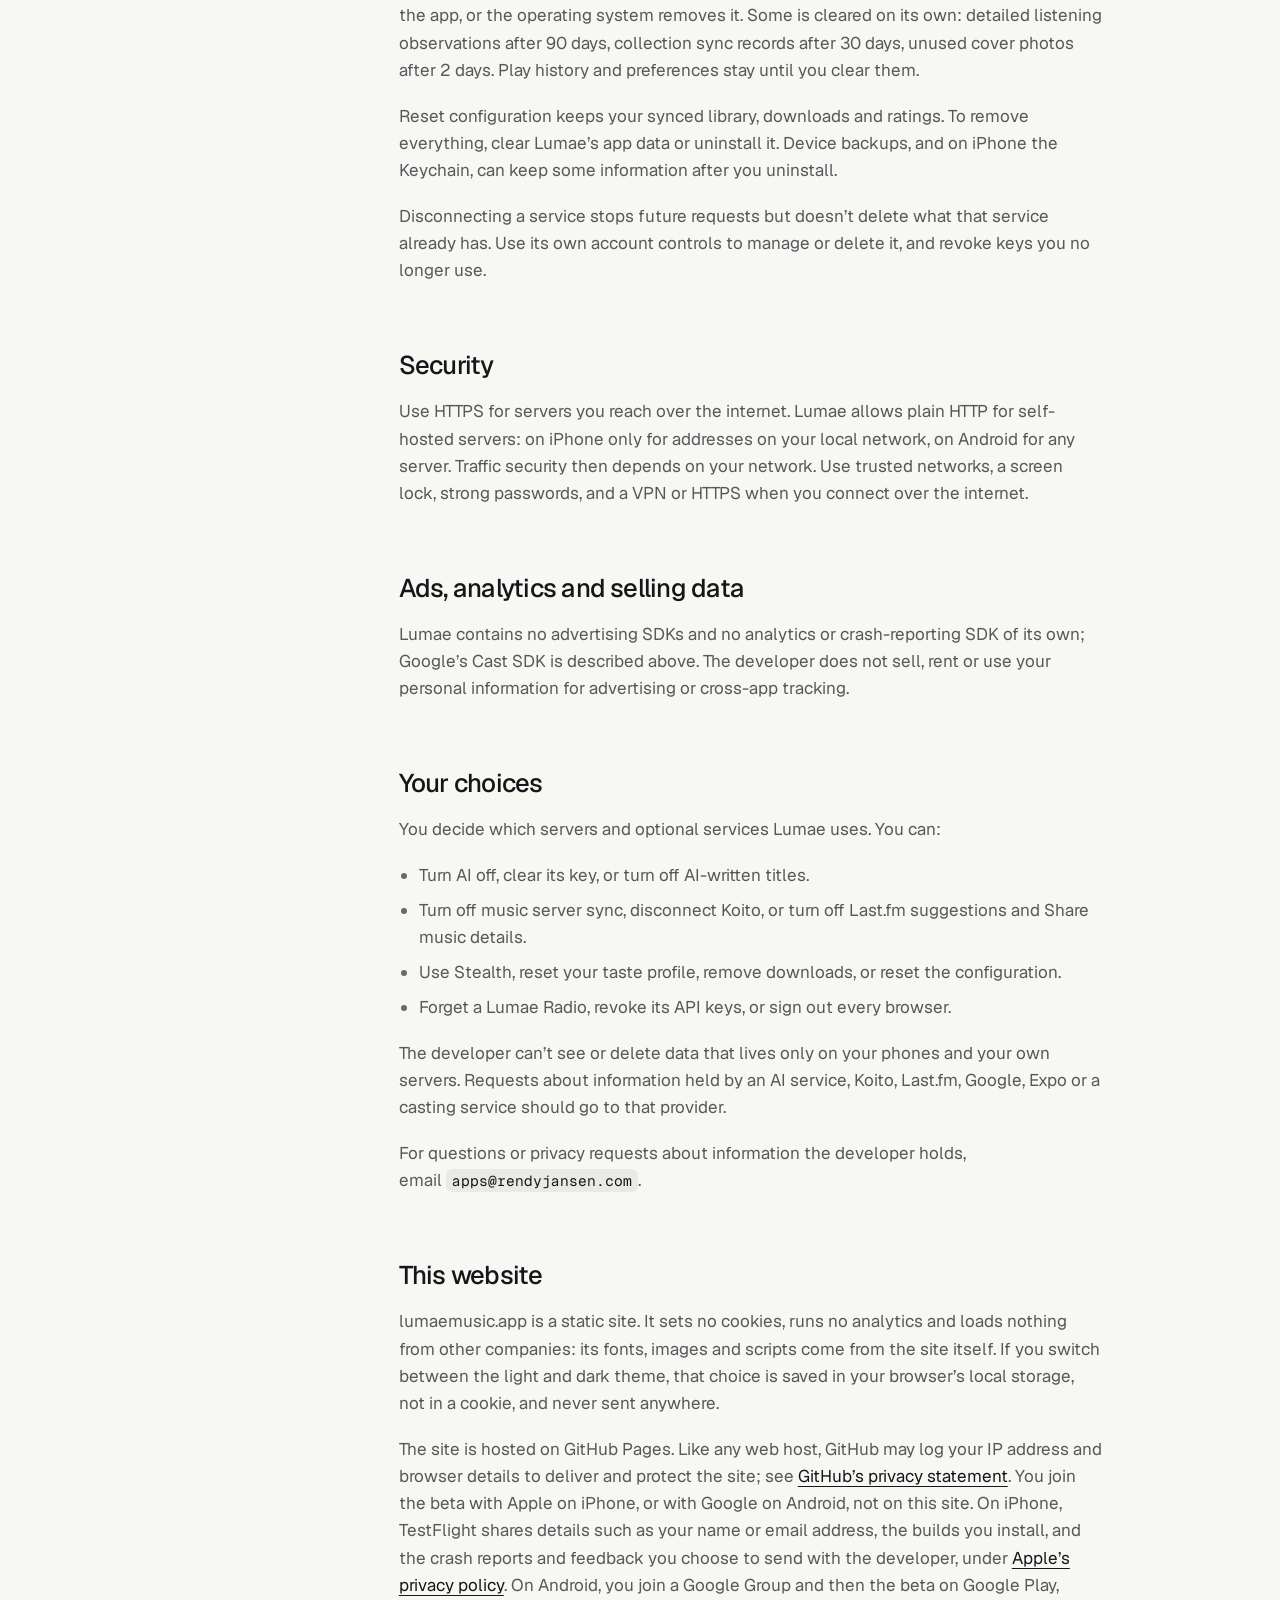
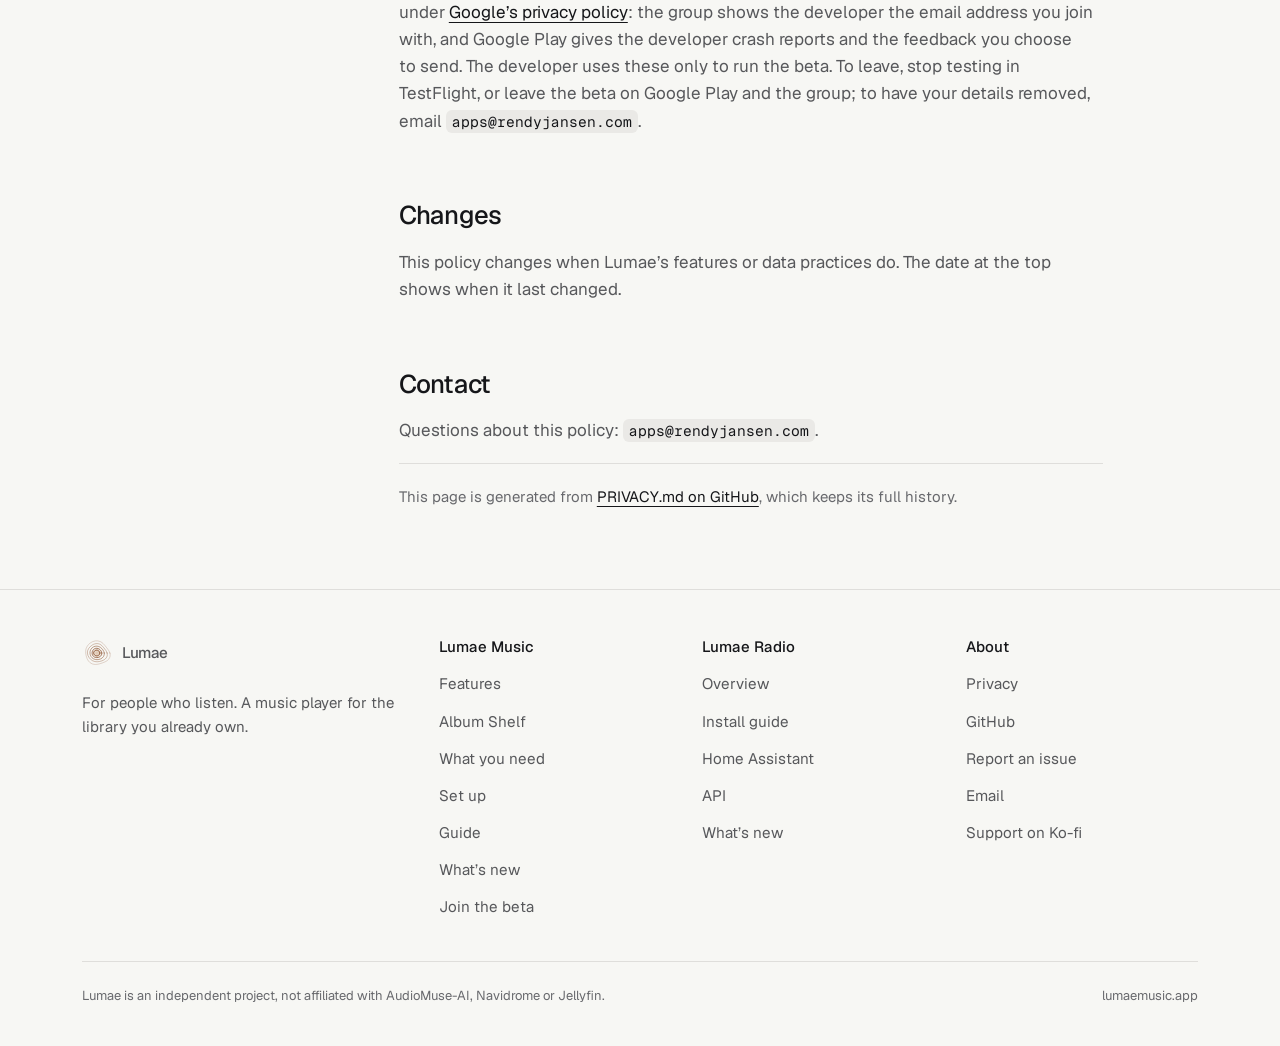
<file: docs/privacy/index.html>
<!doctype html>
<html lang="en" class="no-js">
  <head>
    <meta charset="utf-8" />
    <meta name="viewport" content="width=device-width, initial-scale=1, viewport-fit=cover" />
    <title>Privacy · Lumae</title>
    <meta name="description" content="How Lumae and Lumae Radio handle your data: no account, no ads, no tracking. Your library, history and taste stay on your phone and your own servers." />
    <link rel="canonical" href="https://lumaemusic.app/privacy/" />
    <meta name="color-scheme" content="dark light" />
    <meta name="theme-color" content="#0d0d0f" media="(prefers-color-scheme: dark)" />
    <meta name="theme-color" content="#f7f7f4" media="(prefers-color-scheme: light)" />
    <link rel="icon" href="../assets/img/brand/favicon.svg" type="image/svg+xml" />
    <link rel="icon" href="../assets/img/brand/favicon-32.png" sizes="32x32" type="image/png" />
    <link rel="apple-touch-icon" href="../assets/img/brand/apple-touch-icon.png" />
    <link rel="manifest" href="../site.webmanifest" />
    <meta property="og:type" content="website" />
    <meta property="og:site_name" content="Lumae" />
    <meta property="og:title" content="Privacy · Lumae" />
    <meta property="og:description" content="How Lumae and Lumae Radio handle your data: no account, no ads, no tracking. Your library, history and taste stay on your phone and your own servers." />
    <meta property="og:url" content="https://lumaemusic.app/privacy/" />
    <meta property="og:image" content="https://lumaemusic.app/assets/img/og/og-music.jpg" />
    <meta property="og:image:width" content="1200" />
    <meta property="og:image:height" content="630" />
    <meta property="og:image:alt" content="Lumae on two phones: Home with The Pulse, and Now Playing with large album art." />
    <meta name="twitter:card" content="summary_large_image" />
    <link rel="preload" href="../assets/fonts/geist-600.woff2" as="font" type="font/woff2" crossorigin />
    <link rel="preload" href="../assets/fonts/geist-400.woff2" as="font" type="font/woff2" crossorigin />
    <link rel="stylesheet" href="../assets/css/site.css" />
    <script>
      (function () {
        var d = document.documentElement;
        d.className = d.className.replace('no-js', 'js');
        try {
          var t = localStorage.getItem('lumae-site-theme');
          if (t === 'light' || t === 'dark') d.setAttribute('data-theme', t);
        } catch (e) {}
      })();
    </script>
    <script src="../assets/js/site.js" defer></script>
  </head>
  <body class="page-doc">
    <svg class="sprite" aria-hidden="true" focusable="false">
      <symbol id="i-moon" viewBox="0 0 24 24"><path d="M20 14.5A8.5 8.5 0 0 1 9.5 4 8.5 8.5 0 1 0 20 14.5Z" /></symbol>
      <symbol id="i-sun" viewBox="0 0 24 24">
        <circle cx="12" cy="12" r="4" />
        <path d="M12 2.5v2M12 19.5v2M4.6 4.6 6 6M18 18l1.4 1.4M2.5 12h2M19.5 12h2M4.6 19.4 6 18M18 6l1.4-1.4" />
      </symbol>
    </svg>

    <a class="skip-link" href="#main">Skip to content</a>

    <!-- site-header:start -->
    <header class="p-header">
      <div class="wrap">
        <a class="brand" href="../">
          <img class="only-dark" src="../assets/img/brand/mark.svg" alt="" width="30" height="30" />
          <img class="only-light" src="../assets/img/brand/mark-light.svg" alt="" width="30" height="30" />
          <span>Lumae</span>
        </a>
        <nav class="p-nav" aria-label="Lumae">
          <a href="../" data-nav="music">Music</a>
          <a href="../radio/" data-nav="radio">Radio</a>
          <a href="../guide/" data-nav="guide">Guide</a>
          <a href="../changelog/" data-nav="changelog">What’s new</a>
        </nav>
        <div class="p-header-actions">
          <button class="icon-btn theme-toggle" type="button" aria-label="Switch theme">
            <svg class="icon-moon" aria-hidden="true"><use href="#i-moon" /></svg>
            <svg class="icon-sun" aria-hidden="true"><use href="#i-sun" /></svg>
          </button>
          <a class="p-cta" href="../beta/">Join the beta</a>
        </div>
      </div>
    </header>
    <!-- site-header:end -->

    <main id="main">
      <section class="section section--doc">
        <header class="wrap doc-head">
          <h1>Lumae Privacy Policy</h1>
          <p class="doc-meta">Last updated: November 10, 2026</p>
        </header>
        <div class="wrap doc">
          <nav class="doc-toc" data-toc aria-label="On this page">
            <details open>
              <summary>On this page</summary>
              <ol role="list">
                <li><a href="#the-short-version">The short version</a></li>
                <li><a href="#what-lumae-keeps-on-your-phone">What Lumae keeps on your phone</a></li>
                <li><a href="#how-your-sign-ins-are-stored">How your sign-ins are stored</a></li>
                <li><a href="#your-own-servers">Your own servers</a></li>
                <li><a href="#koito">Koito</a></li>
                <li><a href="#albums-to-discover-with-lastfm">Albums to discover with Last.fm</a></li>
                <li><a href="#ai">AI</a></li>
                <li><a href="#speakers-casting-and-the-car">Speakers, casting and the car</a></li>
                <li><a href="#lumae-radio">Lumae Radio</a></li>
                <li><a href="#home-screen-widgets">Home-screen widgets</a></li>
                <li><a href="#app-updates">App updates</a></li>
                <li><a href="#permissions">Permissions</a></li>
                <li><a href="#search-by-recording">Search by Recording</a></li>
                <li><a href="#photos-and-covers">Photos and covers</a></li>
                <li><a href="#device-backups">Device backups</a></li>
                <li><a href="#sharing-a-vibe">Sharing a Vibe</a></li>
                <li><a href="#diagnostics-and-support">Diagnostics and support</a></li>
                <li><a href="#undertone">Undertone</a></li>
                <li><a href="#stealth">Stealth</a></li>
                <li><a href="#keeping-and-deleting">Keeping and deleting</a></li>
                <li><a href="#security">Security</a></li>
                <li><a href="#ads-analytics-and-selling-data">Ads, analytics and selling data</a></li>
                <li><a href="#your-choices">Your choices</a></li>
                <li><a href="#this-website">This website</a></li>
                <li><a href="#changes">Changes</a></li>
                <li><a href="#contact">Contact</a></li>
              </ol>
            </details>
          </nav>
          <article class="prose">
            <p>This policy covers Lumae, the music player for Android phones and iPhone; Lumae Radio, the radio you run on your own Raspberry Pi; and this website, lumaemusic.app. Lumae and Lumae Radio work with servers you run yourself. There is no Lumae account and no developer-operated music, analytics or advertising backend.</p>
            <p>Lumae’s developer does not receive your music library, listening history, sign-ins or taste profile. The exceptions are app-update checks handled by Expo, the data Google’s Cast SDK collects (see <a href="#google-cast">Google Cast</a>), and anything you choose to send for support.</p>
            <h2 id="the-short-version">The short version</h2>
            <ul>
            <li>Your library, your listening history and your taste stay on your phone and on servers you run.</li>
            <li>Passwords, tokens and keys are kept in your phone’s secure storage.</li>
            <li>AI, Koito and Last.fm album suggestions are off until you turn them on, and each receives only what its feature needs.</li>
            <li>Stealth keeps what you play out of your history, your taste and your server. Lumae Radio and Undertone are always in Stealth.</li>
            <li>No ads, no tracking, no selling of data.</li>
            </ul>
            <h2 id="what-lumae-keeps-on-your-phone">What Lumae keeps on your phone</h2>
            <p>Depending on the features you use, Lumae stores:</p>
            <ul>
            <li>Your library’s details, artwork, lyrics, playlists, ratings, favorites and library membership.</li>
            <li>Sound analysis from AudioMuse-AI: embeddings, mood and audio features, and map coordinates.</li>
            <li>Your play history, skips and other taste signals; Vibes, Collections, shelves, Obsessions, your Want List, album memories and feedback; your preferences and EQ presets.</li>
            <li>AI-written titles and the details used for AI album suggestions, if you use AI, and the AI DJ’s scene labels for your library’s artists, with the name of the AI model that gave them.</li>
            <li>If you use Undertone: its music catalog (titles, artists, albums and file paths), the fields, details and presets you add, and when you last started each preset.</li>
            <li>What a home-screen widget shows, and for the Lumae Radio widget, your radios' names and addresses and its own key for each.</li>
            <li>Music and artwork you keep offline, and photos you choose as covers.</li>
            <li>A clip you record with Search by Recording, only until that search is done.</li>
            <li>Server addresses, usernames and settings; for each Lumae Radio you add, its address, name, security fingerprint and password.</li>
            <li>Short-lived diagnostic and performance logs.</li>
            </ul>
            <p>This information makes playback, offline listening, sync, recommendations and the rest of the app work. Chats with AI, the AI DJ’s included, are not saved: they are kept in memory and cleared after four hours without use, or when you start a new chat.</p>
            <h2 id="how-your-sign-ins-are-stored">How your sign-ins are stored</h2>
            <p>Passwords, tokens and API keys you enter, for your music server, AudioMuse-AI, Koito, Last.fm, AI services and Lumae Radio, are kept in your phone’s secure storage: the iOS Keychain, or on Android, storage encrypted with a key held in the Android Keystore. On iPhone they stay on that phone and are not restored to a new one. For Jellyfin, Lumae keeps an access token, never your password.</p>
            <p>Server addresses, usernames and other settings are kept in the app’s private storage, which the operating system protects but does not separately encrypt. When you sign in to AudioMuse-AI with a username and password, its session cookie is kept in the system’s cookie store.</p>
            <p>The Lumae Radio widget signs in to your radio with its own key, labeled "Lumae widget", which can read, control and change stations; it never gets your radio password. On Android the key is sealed with a key in the Android Keystore, in storage left out of backups. On iPhone it is kept in the Keychain, on that phone only, and shared with the widget through Lumae’s app group. The password or token for a second server you add to Undertone is kept in secure storage, on iPhone on that phone only, and is never backed up, exported or synced.</p>
            <h2 id="your-own-servers">Your own servers</h2>
            <h3 id="audiomuse-ai-and-lumae-analysis">AudioMuse-AI and Lumae Analysis</h3>
            <p>Lumae needs AudioMuse-AI with the Lumae Analysis plugin, and one music server: Navidrome, or Jellyfin 12.0 or later. Lumae sends these servers the sign-ins and requests it needs to browse and stream your library, fetch artwork and lyrics, sync sound analysis, download music, and check that AudioMuse-AI and your music server describe the same library.</p>
            <p>Lumae Analysis also keeps your personal Lumae data in step across your phones. Lumae sends it:</p>
            <ul>
            <li>What you listen to: each finished listen (track, album and artist, and the time), the item you pick from search results (not what you typed), and the suggestions you view or rate. Plays in Stealth are not sent.</li>
            <li>Your Vibes (name, kind and recipe), Collections (name, description, albums and tracks), shelves, and the covers and photos you choose for them.</li>
            <li>Your Want List, album memories including the text you write, and your feedback on suggestions.</li>
            <li>Lookups, such as sound searches, similar-album requests and album-detail checks that include artist and album names.</li>
            <li>A clip you record with Search by Recording (see below).</li>
            </ul>
            <p>If you sign in to AudioMuse-AI with a shared API token, everything synced this way is shared with everyone who uses that token.</p>
            <h3 id="your-music-server">Your music server</h3>
            <p>By default, Lumae sends each play (track and time), and your ratings and favorites, to your music server, and saves playlist changes there. You can turn off plays and ratings in Settings → Servers &amp; accounts → Scrobbling. Lumae does not tell your music server what is playing right now.</p>
            <p>On Jellyfin, your server’s dashboard lists Lumae as a device, with a random device ID and the app version. Reset configuration (in Settings → Servers &amp; accounts) signs this phone out of Jellyfin.</p>
            <h3 id="what-your-servers-do-on-their-own">What your servers do on their own</h3>
            <p>Your servers may contact other services themselves: Navidrome’s and Jellyfin’s metadata agents (for artist pictures, biographies and popular tracks), and Lumae Analysis’s MusicBrainz lookups for album details and credits. Those requests come from your server and follow its settings, not from the Lumae app.</p>
            <h2 id="koito">Koito</h2>
            <p>Koito is optional and off by default. If you connect a Koito server, Lumae sends it each play (artist, title, album, length and time) and what is playing now. It can import your Koito history, including a daily check for plays you made in other apps.</p>
            <p>Lumae does not currently scrobble to Last.fm, ListenBrainz or Maloja.</p>
            <h2 id="albums-to-discover-with-lastfm">Albums to discover with Last.fm</h2>
            <p>Albums to discover can use Last.fm to suggest albums you don’t own yet. It is off by default and needs three things from you: the Last.fm switch, your own Last.fm API key, and Share music details. When it runs (at most once a day), Lumae sends Last.fm the artist and album names it is looking up, with your key. Covers for those suggestions load from Last.fm’s image servers and the Cover Art Archive. Covers already saved on your Want List can keep showing after you turn sharing off.</p>
            <p>See the <a href="https://www.last.fm/legal/privacy" rel="noopener">Last.fm Privacy Policy</a>. The Cover Art Archive is run by MetaBrainz: see the <a href="https://metabrainz.org/privacy" rel="noopener">MetaBrainz Privacy Policy</a>.</p>
            <h2 id="ai">AI</h2>
            <p>AI is off by default. You can connect Anthropic, OpenAI, OpenRouter, or a self-hosted server such as Ollama, Open WebUI, LM Studio or another OpenAI-compatible server. Lumae sends requests straight to that service, with your key.</p>
            <p>Discuss with AI, the AI DJ and Extend with AI run when you use them. The AI DJ also sends two requests without a message from you: when a set with a length has played out, it writes a short summary of it; and while you use it with Share music details on, it sends the names of your library’s artists in batches to learn which scene each belongs to, and after that only artists that are new. Once a service is connected, AI-written titles (The Pulse’s headline, Home mix descriptions and Comfort mix names) run on their own, also in the background, until you turn off AI-written titles. Daily AI album suggestions run only if you also turn on AI album suggestions and Share music details.</p>
            <p>Depending on the feature, a request can contain:</p>
            <ul>
            <li>Your messages.</li>
            <li>The current local time, weekday and season, and the track you last played.</li>
            <li>Track and album IDs and details: titles, artists, albums, years, genres and your ratings.</li>
            <li>Playlist and Collection names.</li>
            <li>Labels from sound analysis: mood, energy, tempo and similarity.</li>
            <li>Artists you’ve played recently or often, and favorite songs with rough periods, such as "your 2024 song".</li>
            <li>Albums you rated or saved, and memories you chose to share.</li>
            <li>The AI DJ’s brief and plan: your words, and the energy, moods, genres and length it set.</li>
            <li>For an AI DJ set, each song’s energy, how close the songs sound to each other, and how many you skipped or rated four or five stars.</li>
            <li>The names of the artists in your library, for the AI DJ’s scene labels.</li>
            </ul>
            <p>Lumae never sends audio, raw sound analysis (embeddings), map coordinates, exact play counts or exact listening times. Don’t put sensitive personal information in chat messages.</p>
            <p>OpenRouter forwards requests to the model provider you choose. OpenAI requests are sent with storage turned off. A self-hosted server’s own setup decides whether data goes anywhere else, and an <code>http://</code> address is not encrypted. Retention, model training and international transfers are up to each provider: read <a href="https://www.anthropic.com/legal/privacy" rel="noopener">Anthropic’s policy</a>, <a href="https://platform.openai.com/docs/models/default-usage-policies-by-endpoint" rel="noopener">OpenAI’s API data controls</a> or <a href="https://openrouter.ai/privacy" rel="noopener">OpenRouter’s policy</a> before you connect one.</p>
            <h2 id="speakers-casting-and-the-car">Speakers, casting and the car</h2>
            <p>When you play on Chromecast, AirPlay, Sonos, HEOS, another UPnP/DLNA speaker, Android Auto, CarPlay or Lumae Radio, Lumae shares track details, artwork and the queue with that device or system. Chromecast and HEOS speakers also receive stream links that include a sign-in value for your music server, so they can fetch the audio themselves.</p>
            <p>Lumae searches your network for speakers when you open the output picker. It uses Wi-Fi and local-network access for this, never your location.</p>
            <p>For Sonos and other UPnP/DLNA speakers, Lumae can run a small relay on your phone so the speaker can fetch the audio; UPnP/DLNA speakers, on Android only, always play through it. It serves only the tracks queued for that speaker, only on your local network, and stops when the speaker disconnects. If you run the optional Sonos companion yourself, it uses its own Navidrome sign-in and logs which tracks it streams.</p>
            <p>On Android, only Android Auto, the Google app and your car’s assistant (checked by their signing certificates), and trusted system controls, can browse your library through Lumae’s media session.</p>
            <h3 id="google-cast">Google Cast</h3>
            <p>To support Chromecast, Lumae includes Google’s Cast SDK. It starts with the app, even if you never cast. Google declares that on iPhone the SDK collects a device identifier, diagnostics and casting-usage data, for analytics and to provide casting, not linked to your identity and not used for tracking. On iPhone it may also use Bluetooth to find nearby Chromecast devices. Cast devices may separately send Google usage information or crash reports, depending on their own settings. See <a href="https://policies.google.com/privacy" rel="noopener">Google’s Privacy Policy</a> and <a href="https://support.google.com/chromecast/answer/6279421" rel="noopener">Google’s Cast privacy information</a>.</p>
            <h2 id="lumae-radio">Lumae Radio</h2>
            <p>Lumae Radio is in beta. You download it from GitHub’s release pages, which fall under <a href="https://docs.github.com/site-policy/privacy-policies/github-general-privacy-statement" rel="noopener">GitHub’s privacy statement</a>; the radio itself never contacts GitHub or the developer.</p>
            <h3 id="on-your-phone">On your phone</h3>
            <p>Lumae looks for radios on your Wi-Fi (Bonjour, <code>_lumae-radio._tcp</code>) only while Settings → Servers &amp; accounts → Lumae Radio is open. It talks to a radio over HTTPS, tied to that radio’s own security certificate the first time you add it. If the certificate changes, Lumae won’t connect.</p>
            <p>When you adopt a radio, Lumae makes its password and keeps it, with the radio’s address, name and security fingerprint, in your phone’s secure storage. It is never included in a backup. Lumae then sends the radio your server details so you don’t have to type them:</p>
            <ul>
            <li>Navidrome: the address, username and password.</li>
            <li>AudioMuse-AI: the address and your API token, or your username and password.</li>
            <li>Jellyfin: the address, user and server ID only. The radio signs in to Jellyfin with its own sign-in, which you approve from your phone with Quick Connect. Your phone’s Jellyfin token stays on your phone; Lumae never keeps your Jellyfin password.</li>
            </ul>
            <p>The remote reads the radio only while it is open on your screen. Pictures from the radio are cached on your phone (up to 400). Nothing the remote shows enters your history, scrobbles or The Pulse. Forget removes a radio from your phone only.</p>
            <h3 id="on-the-radio">On the radio</h3>
            <p>Lumae Radio runs on your own Raspberry Pi and talks only to the music server and AudioMuse-AI you set it up with. It has no cloud service, no analytics, no crash reporting and no automatic update check.</p>
            <p>It is always in Stealth: it never reports plays, what is playing now, ratings, play counts or favorites to your servers. It reads your favorites and playlists to shape stations. The only thing it writes is a Vibe, when you save a station as a Vibe or edit a Vibe that a station follows.</p>
            <p>The radio stores your sign-ins (for Navidrome a token instead of the password, for Jellyfin a token, for AudioMuse-AI your API token or username and password), its stations and schedules, a copy of your library with its sound analysis, a cache of music, and a radio-only play history of about 57 days. These are protected by the Pi’s file permissions, not encrypted.</p>
            <p>Room tuning uses a USB microphone plugged into the radio. The radio opens the microphone only while it measures, for a room tuning you start as its owner, on its page or in the Lumae app, never from an API key. It keeps no recording: it turns what it hears into frequency curves at once, keeps those in memory until the next room tuning or a restart, and stores only the preset you apply (its filters, the microphone’s name and USB ID, the sound output and the date), and a calibration file if you upload one. Nothing it hears leaves the radio.</p>
            <p>Its web page and API answer only on your local network, over HTTPS, and need the radio’s password or an API key you made. Until a radio has an owner, anyone on your network can adopt it, so adopt it soon after installing, on a network you trust.</p>
            <h2 id="home-screen-widgets">Home-screen widgets</h2>
            <p>The Lumae Radio widget talks only to your radio, over the same pinned HTTPS connection as the app, with its "Lumae widget" key. It keeps your radios' names and addresses, and what each is playing with its artwork, in storage left out of backups. Forgetting a radio in Lumae removes it from the widget and revokes its key when the radio answers; otherwise you can revoke the key on the radio’s Access screen.</p>
            <p>On Android, the Now playing widget shows what Lumae, or a Sonos or HEOS speaker it controls, is playing. It keeps the title, artist, album and cover on your phone, out of backups, and makes no network requests.</p>
            <h2 id="app-updates">App updates</h2>
            <p>Lumae uses Expo Application Services to check for and download app updates, at launch and when the app comes back to the foreground. Expo may receive your IP address, a random installation identifier, your phone’s operating system, the app and update versions, and occasionally technical details of an app launch that failed, as described in the <a href="https://expo.dev/privacy" rel="noopener">Expo Privacy Policy</a>.</p>
            <h2 id="permissions">Permissions</h2>
            <div class="table-wrap">
            <table>
            <thead><tr><th scope="col">Permission</th><th scope="col">Why Lumae asks</th></tr></thead>
            <tbody>
            <tr><td>Local network, Wi-Fi and multicast; nearby Wi-Fi devices on Android</td><td>Reach your servers, Lumae Radio and speakers on your network. Never used for location.</td></tr>
            <tr><td>Notifications</td><td>Show progress while music downloads and your library syncs, and ring Undertone’s alarm.</td></tr>
            <tr><td>Alarms &amp; reminders and full-screen notifications (Android); alarms (iPhone, iOS 26 or newer)</td><td>Only for Undertone’s alarm, which you set. On Android you allow them from Settings → Undertone → Alarms; on iPhone Lumae asks when you set your first alarm.</td></tr>
            <tr><td>Background audio and background work</td><td>Keep music playing, and let downloads and library sync finish with the app in the background.</td></tr>
            <tr><td>Photos</td><td>Only when you choose a photo as a cover. The camera is never used.</td></tr>
            <tr><td>Bluetooth (iPhone)</td><td>Used by Google’s Cast SDK to find Chromecast devices.</td></tr>
            <tr><td>Microphone (iPhone) and Record audio (Android)</td><td>Only when you tap Record in Search by Recording on Discover. Lumae never listens in the background.</td></tr>
            <tr><td>CarPlay</td><td>Show Lumae on your car’s screen.</td></tr>
            </tbody>
            </table>
            </div>
            <p>Lumae does not use your location. Libraries Lumae is built with can declare permissions Lumae itself never uses, such as fingerprint unlock for secure storage.</p>
            <h2 id="search-by-recording">Search by Recording</h2>
            <p>When you tap Record in Search by Recording on Discover, Lumae pauses your music and records up to 20 seconds of the music playing near you; it listens only while the countdown runs. When the countdown ends, or when you tap Send now to end it early, Lumae sends the clip to your AudioMuse-AI server, which looks for the closest songs in your library. It sends the clip again only if you tap Send again after a search that did not finish. The clip is a small audio file in the app’s cache, which is never backed up. Lumae deletes it when you leave the screen or no longer need it for the search, and removes any clip left behind by a crash the next time you open the screen. The clip goes nowhere else, and Lumae’s developer never receives it.</p>
            <h2 id="photos-and-covers">Photos and covers</h2>
            <p>When you choose a photo as a cover, Lumae crops it square and saves it as a small JPEG, which drops its location and camera details. It keeps the photo on your phone and uploads it to Lumae Analysis on your AudioMuse-AI server, so your other phones can show it. Lumae Radio shows covers but does not store them.</p>
            <h2 id="device-backups">Device backups</h2>
            <p>On Android, Lumae joins Android’s backup only on Android 9 or later, and only when the backup is encrypted with your screen lock or you transfer directly to a new phone. A cloud backup includes your preferences, your settings without passwords, tokens or keys, your personal data (ratings, Vibes, Collections, your Want List, memories and similar), and EQ presets. A direct phone-to-phone transfer also includes your library database and play history. Passwords, tokens, keys, downloaded music and home-screen widget data are never backed up.</p>
            <p>On Android 11 or later, a backup also includes a copy of Undertone’s catalog, details and presets, without when you last started each preset. It is restored only to a phone that has no Undertone data yet.</p>
            <p>On iPhone, Lumae leaves its settings, listening journal and caches out of backups, and its sign-ins never leave the phone. Your library database (including play history and ratings), Undertone’s database, your personal discovery data, music you keep offline and cover photos are included in iCloud and computer backups. Home-screen widget data is left out.</p>
            <h2 id="sharing-a-vibe">Sharing a Vibe</h2>
            <p>When you share a Vibe code, the code contains the Vibe’s name, the titles, artists, albums, playlists and Collections it is built from, and a summary of its sound. It goes only where you send it.</p>
            <h2 id="diagnostics-and-support">Diagnostics and support</h2>
            <p>Diagnostic logs stay on your phone unless you export and share them. An exported log contains the app version, phone model and operating-system version, the server type with a scrambled address, network status, library counts, recent sync history and recent performance events. Titles, names, sign-ins, addresses and file paths are removed, and other identifiers are scrambled. Look it over before you share it.</p>
            <p>Issues opened on GitHub are public and fall under GitHub’s privacy statement, so don’t post logs or personal details there. Email them to <code>apps@rendyjansen.com</code> instead. When you email, the developer receives your email address and whatever you send, and uses it only to help you, look into problems and keep necessary support records.</p>
            <h2 id="undertone">Undertone</h2>
            <p>Undertone is off until you turn it on. It plays focus, study and sleep music from a library on your music server, or from a second Navidrome or Jellyfin server you add; AudioMuse-AI isn’t asked. Its catalog, details and presets are kept in their own database on your phone.</p>
            <p>Undertone is always in Stealth: nothing it plays goes into your history, your taste or your scrobbles. To suggest a preset on Home, it keeps when you last started each preset, on your phone only. Star ratings you give in Undertone sync with the music server it plays from, unless Sync star ratings is off or Offline mode is on.</p>
            <p>Sync with Lumae Analysis is off until you turn it on. Then Lumae sends your Undertone fields, categories, presets, groups and details, and an index of its music (titles, artists, albums, genres, lengths, file paths and MusicBrainz IDs), kept with your AudioMuse-AI sign-in. It never sends audio, sign-ins or what is playing.</p>
            <p>An Undertone file you export holds your fields, presets, groups and details, and the tracks they refer to with their file paths. It goes only where you send it.</p>
            <h2 id="stealth">Stealth</h2>
            <p>While Stealth is on, Lumae doesn’t add what you play to your history, doesn’t send it to your music server, Koito or Lumae Analysis, and doesn’t learn your taste from it. Lumae Radio and Undertone are always in Stealth.</p>
            <h2 id="keeping-and-deleting">Keeping and deleting</h2>
            <p>Information on your phone stays until you delete it, it is replaced during sync, you clear it in the app, or the operating system removes it. Some is cleared on its own: detailed listening observations after 90 days, collection sync records after 30 days, unused cover photos after 2 days. Play history and preferences stay until you clear them.</p>
            <p>Reset configuration keeps your synced library, downloads and ratings. To remove everything, clear Lumae’s app data or uninstall it. Device backups, and on iPhone the Keychain, can keep some information after you uninstall.</p>
            <p>Disconnecting a service stops future requests but doesn’t delete what that service already has. Use its own account controls to manage or delete it, and revoke keys you no longer use.</p>
            <h2 id="security">Security</h2>
            <p>Use HTTPS for servers you reach over the internet. Lumae allows plain HTTP for self-hosted servers: on iPhone only for addresses on your local network, on Android for any server. Traffic security then depends on your network. Use trusted networks, a screen lock, strong passwords, and a VPN or HTTPS when you connect over the internet.</p>
            <h2 id="ads-analytics-and-selling-data">Ads, analytics and selling data</h2>
            <p>Lumae contains no advertising SDKs and no analytics or crash-reporting SDK of its own; Google’s Cast SDK is described above. The developer does not sell, rent or use your personal information for advertising or cross-app tracking.</p>
            <h2 id="your-choices">Your choices</h2>
            <p>You decide which servers and optional services Lumae uses. You can:</p>
            <ul>
            <li>Turn AI off, clear its key, or turn off AI-written titles.</li>
            <li>Turn off music server sync, disconnect Koito, or turn off Last.fm suggestions and Share music details.</li>
            <li>Use Stealth, reset your taste profile, remove downloads, or reset the configuration.</li>
            <li>Forget a Lumae Radio, revoke its API keys, or sign out every browser.</li>
            </ul>
            <p>The developer can’t see or delete data that lives only on your phones and your own servers. Requests about information held by an AI service, Koito, Last.fm, Google, Expo or a casting service should go to that provider.</p>
            <p>For questions or privacy requests about information the developer holds, email <code>apps@rendyjansen.com</code>.</p>
            <h2 id="this-website">This website</h2>
            <p>lumaemusic.app is a static site. It sets no cookies, runs no analytics and loads nothing from other companies: its fonts, images and scripts come from the site itself. If you switch between the light and dark theme, that choice is saved in your browser’s local storage, not in a cookie, and never sent anywhere.</p>
            <p>The site is hosted on GitHub Pages. Like any web host, GitHub may log your IP address and browser details to deliver and protect the site; see <a href="https://docs.github.com/site-policy/privacy-policies/github-general-privacy-statement" rel="noopener">GitHub’s privacy statement</a>. You join the beta with Apple on iPhone, or with Google on Android, not on this site. On iPhone, TestFlight shares details such as your name or email address, the builds you install, and the crash reports and feedback you choose to send with the developer, under <a href="https://www.apple.com/legal/privacy/" rel="noopener">Apple’s privacy policy</a>. On Android, you join a Google Group and then the beta on Google Play, under <a href="https://policies.google.com/privacy" rel="noopener">Google’s privacy policy</a>: the group shows the developer the email address you join with, and Google Play gives the developer crash reports and the feedback you choose to send. The developer uses these only to run the beta. To leave, stop testing in TestFlight, or leave the beta on Google Play and the group; to have your details removed, email <code>apps@rendyjansen.com</code>.</p>
            <h2 id="changes">Changes</h2>
            <p>This policy changes when Lumae’s features or data practices do. The date at the top shows when it last changed.</p>
            <h2 id="contact">Contact</h2>
            <p>Questions about this policy: <code>apps@rendyjansen.com</code>.</p>
            <p class="doc-source">
              This page is generated from
              <a href="https://github.com/rendyhd/lumae/blob/main/PRIVACY.md">PRIVACY.md on GitHub</a>, which keeps
              its full history.
            </p>
          </article>
        </div>
      </section>
    </main>

    <!-- site-footer:start -->
    <footer class="site-footer">
      <div class="wrap">
        <div class="footer-grid">
          <div>
            <a class="brand" href="../">
              <img class="only-dark" src="../assets/img/brand/mark.svg" alt="" width="30" height="30" />
              <img class="only-light" src="../assets/img/brand/mark-light.svg" alt="" width="30" height="30" />
              <span>Lumae</span>
            </a>
            <p class="footer-tag">For people who listen. A music player for the library you already own.</p>
          </div>
          <nav aria-labelledby="footer-music">
            <h2 id="footer-music">Lumae Music</h2>
            <ul role="list">
              <li><a href="../#features">Features</a></li>
              <li><a href="../#library">Album Shelf</a></li>
              <li><a href="../#need">What you need</a></li>
              <li><a href="../#setup">Set up</a></li>
              <li><a href="../guide/">Guide</a></li>
              <li><a href="../changelog/">What’s new</a></li>
              <li><a href="../beta/">Join the beta</a></li>
            </ul>
          </nav>
          <nav aria-labelledby="footer-radio">
            <h2 id="footer-radio">Lumae Radio</h2>
            <ul role="list">
              <li><a href="../radio/">Overview</a></li>
              <li><a href="../radio/docs/#install">Install guide</a></li>
              <li><a href="../radio/docs/#home-assistant">Home Assistant</a></li>
              <li><a href="../radio/docs/#api">API</a></li>
              <li><a href="../changelog/#lumae-radio">What’s new</a></li>
            </ul>
          </nav>
          <nav aria-labelledby="footer-about">
            <h2 id="footer-about">About</h2>
            <ul role="list">
              <li><a href="../privacy/">Privacy</a></li>
              <li><a href="https://github.com/rendyhd/lumae">GitHub</a></li>
              <li><a href="https://github.com/rendyhd/lumae/issues">Report an issue</a></li>
              <li><a href="mailto:apps@rendyjansen.com">Email</a></li>
              <li><a href="https://ko-fi.com/rendyhd">Support on Ko-fi</a></li>
            </ul>
          </nav>
        </div>
        <div class="footer-note">
          <span>Lumae is an independent project, not affiliated with AudioMuse-AI, Navidrome or Jellyfin.</span>
          <span>lumaemusic.app</span>
        </div>
      </div>
    </footer>
    <!-- site-footer:end -->
  </body>
</html>
</file>
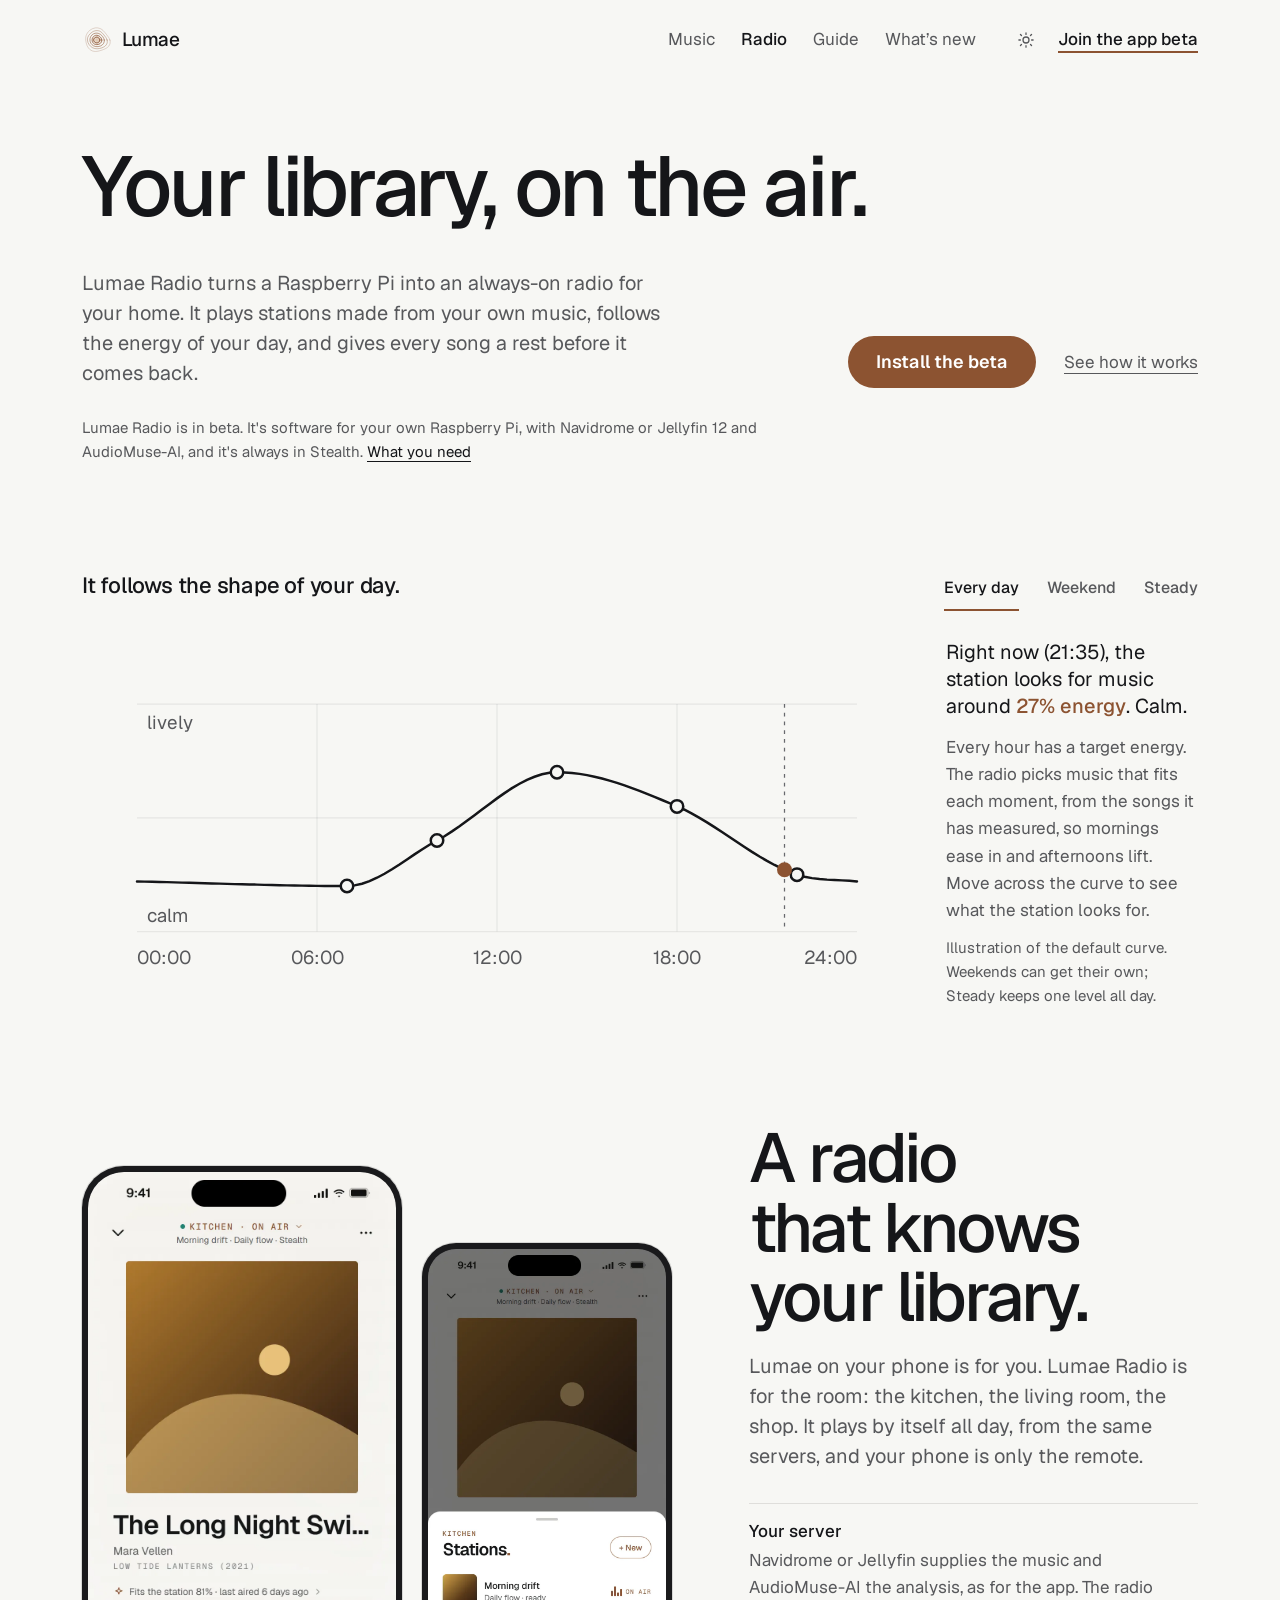
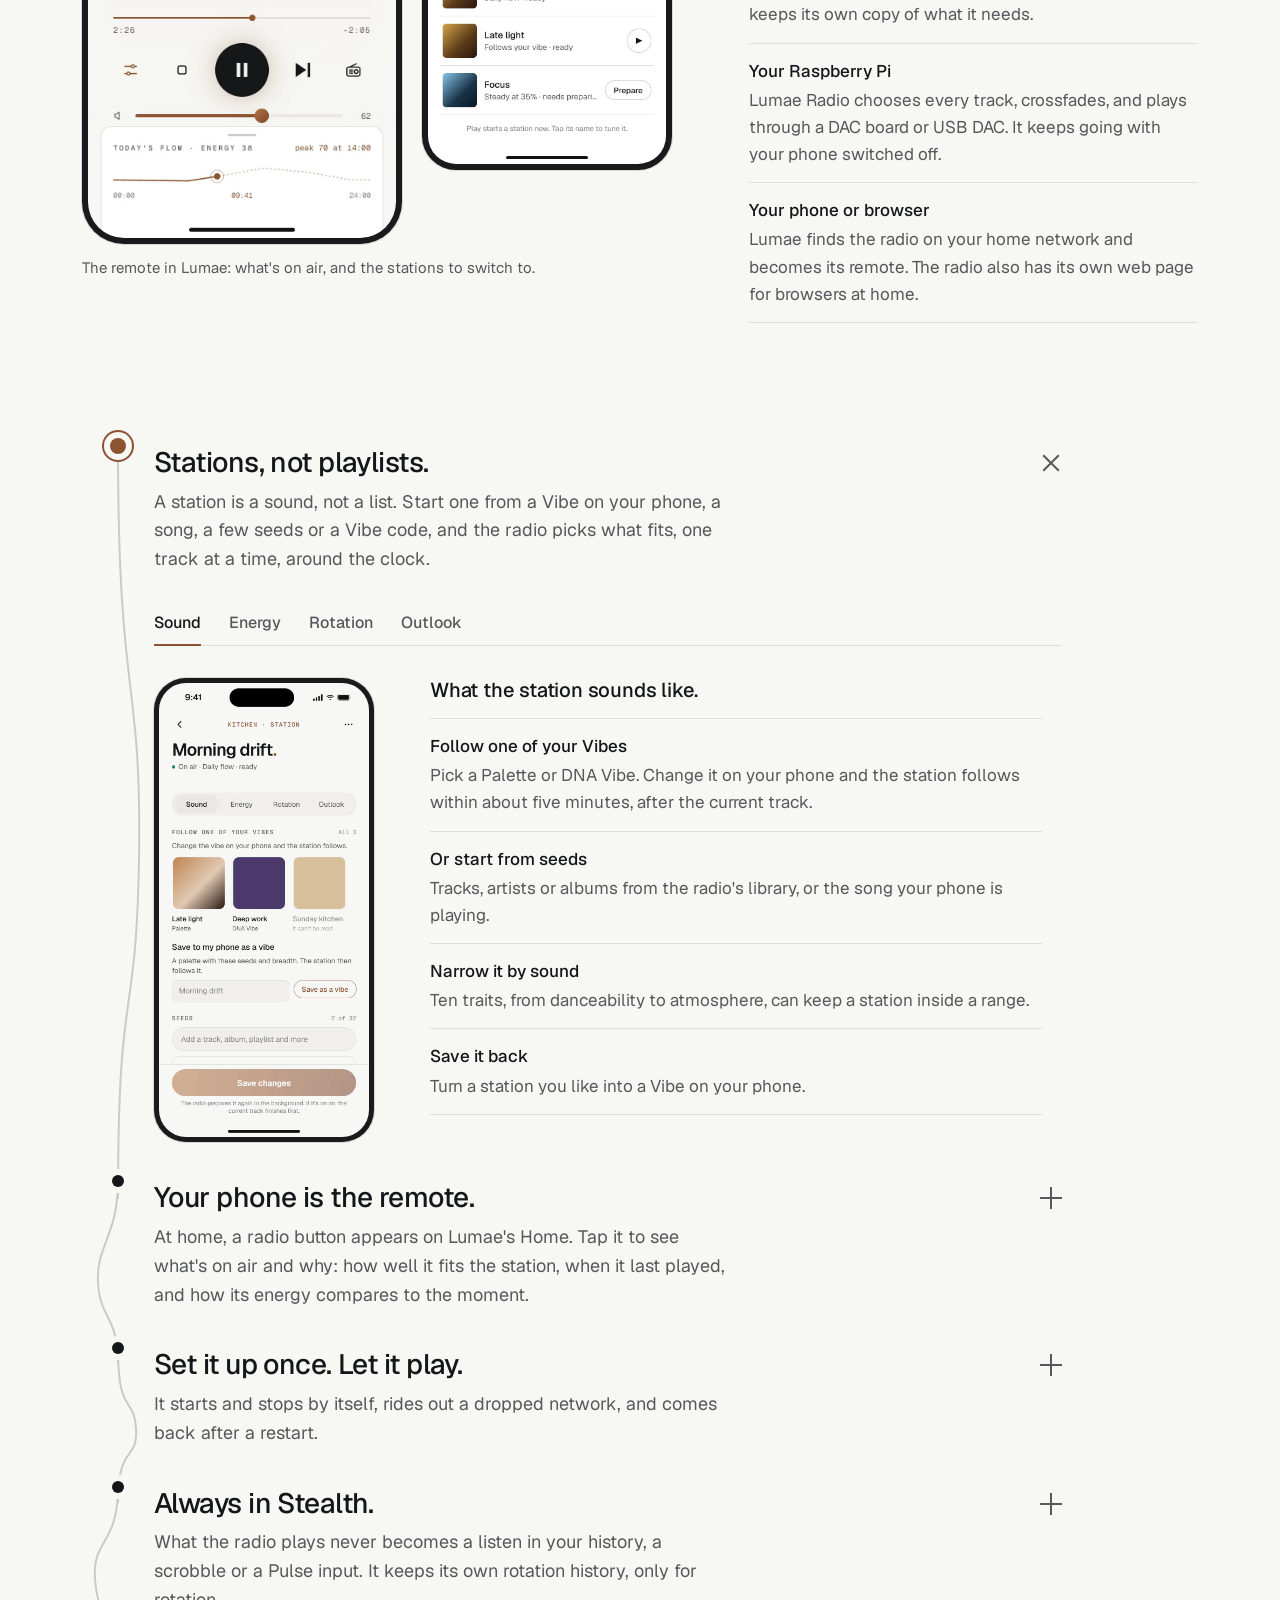
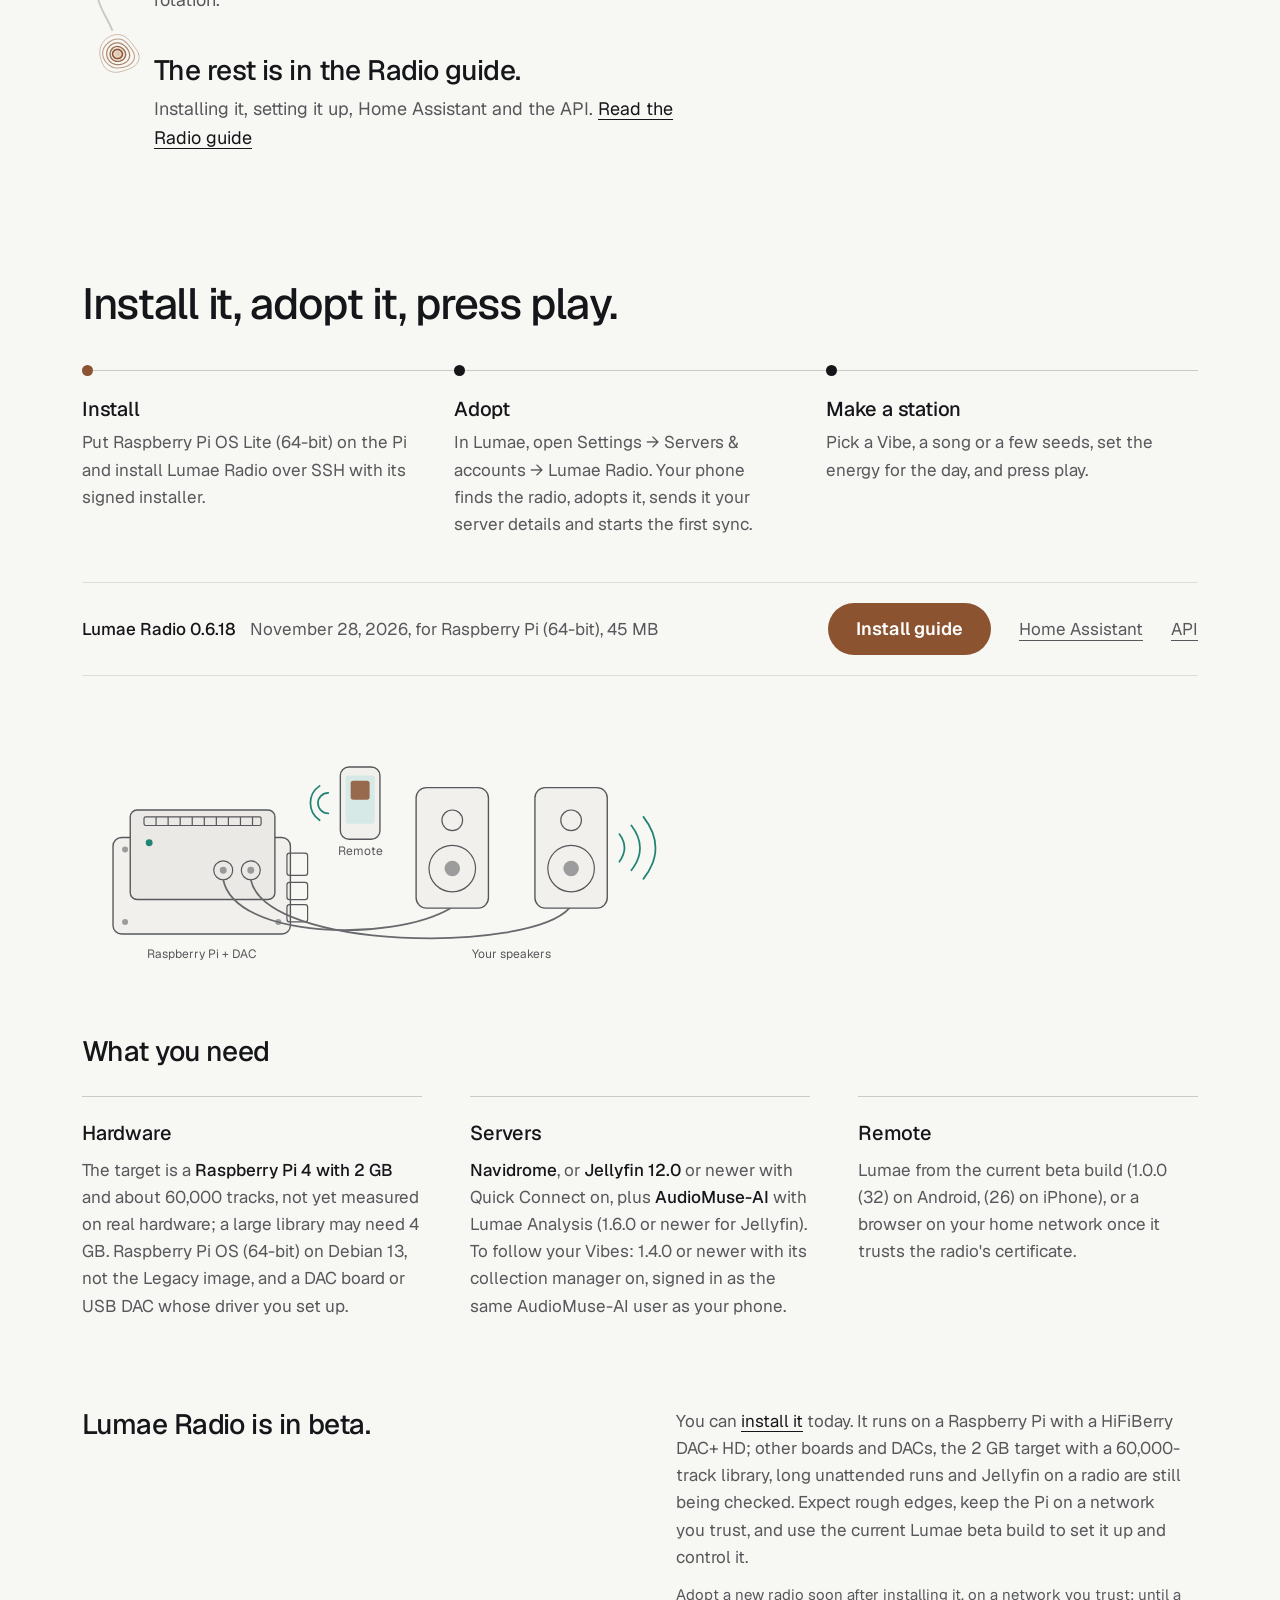
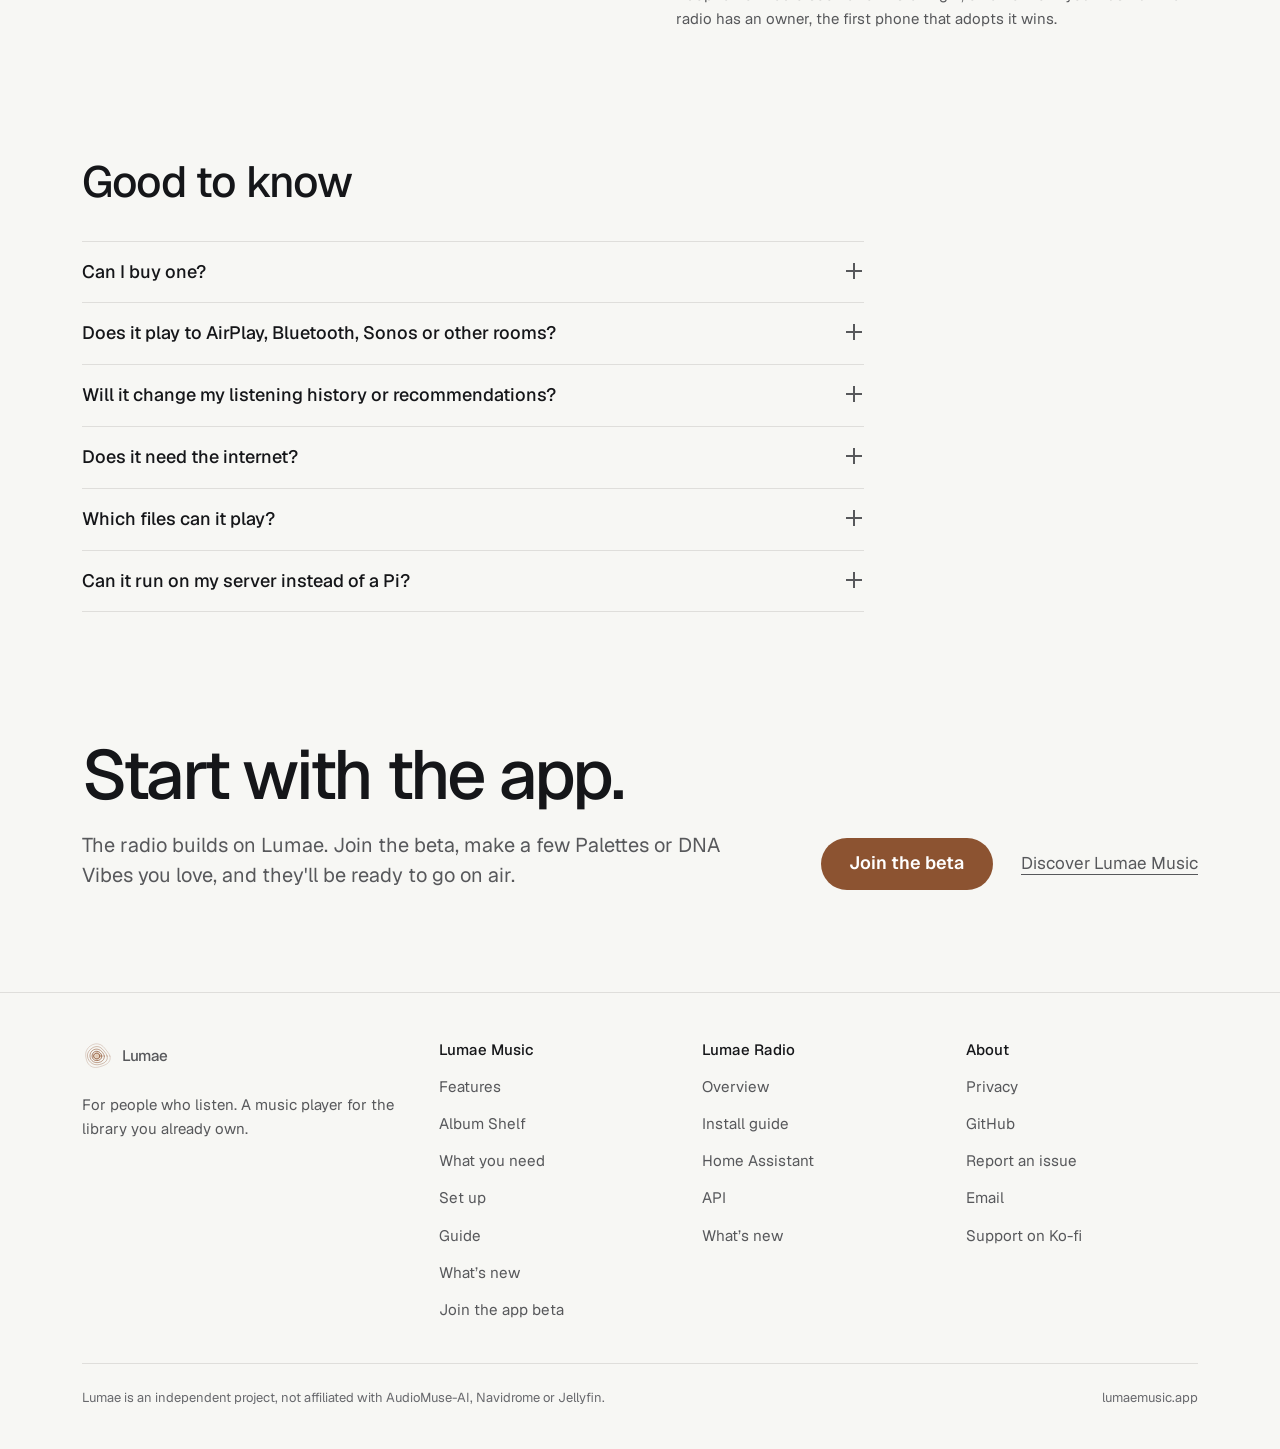
<file: docs/radio/index.html>
<!doctype html>
<html lang="en" class="no-js">
  <head>
    <meta charset="utf-8" />
    <meta name="viewport" content="width=device-width, initial-scale=1, viewport-fit=cover" />
    <title>Lumae Radio · Your library, on the air</title>
    <meta
      name="description"
      content="Lumae Radio turns a Raspberry Pi into an always-on radio for your home. Stations made from your own music follow the energy of the day and space out repeats. In beta."
    />
    <link rel="canonical" href="https://lumaemusic.app/radio/" />
    <meta name="color-scheme" content="dark light" />
    <meta name="theme-color" content="#0d0d0f" media="(prefers-color-scheme: dark)" />
    <meta name="theme-color" content="#f7f7f4" media="(prefers-color-scheme: light)" />
    <link rel="icon" href="../assets/img/brand/favicon.svg" type="image/svg+xml" />
    <link rel="icon" href="../assets/img/brand/favicon-32.png" sizes="32x32" type="image/png" />
    <link rel="apple-touch-icon" href="../assets/img/brand/apple-touch-icon.png" />
    <link rel="manifest" href="../site.webmanifest" />
    <meta property="og:type" content="website" />
    <meta property="og:site_name" content="Lumae" />
    <meta property="og:title" content="Lumae Radio · Your library, on the air" />
    <meta
      property="og:description"
      content="An always-on radio for a Raspberry Pi, playing stations made from your own music. Follows the energy of the day and spaces out repeats. In beta."
    />
    <meta property="og:url" content="https://lumaemusic.app/radio/" />
    <meta property="og:image" content="https://lumaemusic.app/assets/img/og/og-radio.jpg" />
    <meta property="og:image:width" content="1200" />
    <meta property="og:image:height" content="630" />
    <meta property="og:image:alt" content="The Lumae Radio remote on a phone: the song on air, why it was chosen, and today's energy flow." />
    <meta name="twitter:card" content="summary_large_image" />
    <link rel="preload" href="../assets/fonts/geist-500.woff2" as="font" type="font/woff2" crossorigin />
    <link rel="preload" href="../assets/fonts/geist-400.woff2" as="font" type="font/woff2" crossorigin />
    <link rel="stylesheet" href="../assets/css/site.css" />
    <script>
      (function () {
        var d = document.documentElement;
        d.className = d.className.replace('no-js', 'js');
        try {
          var t = localStorage.getItem('lumae-site-theme');
          if (t === 'light' || t === 'dark') d.setAttribute('data-theme', t);
        } catch (e) {}
      })();
    </script>
    <script src="../assets/js/site.js" defer></script>
  </head>
  <body class="page-radio">
    <svg class="sprite" aria-hidden="true" focusable="false">
      <symbol id="i-moon" viewBox="0 0 24 24"><path d="M20 14.5A8.5 8.5 0 0 1 9.5 4 8.5 8.5 0 1 0 20 14.5Z" /></symbol>
      <symbol id="i-sun" viewBox="0 0 24 24">
        <circle cx="12" cy="12" r="4" />
        <path d="M12 2.5v2M12 19.5v2M4.6 4.6 6 6M18 18l1.4 1.4M2.5 12h2M19.5 12h2M4.6 19.4 6 18M18 6l1.4-1.4" />
      </symbol>
    </svg>

    <a class="skip-link" href="#main">Skip to content</a>

    <!-- site-header:start -->
    <header class="p-header">
      <div class="wrap">
        <a class="brand" href="../">
          <img class="only-dark" src="../assets/img/brand/mark.svg" alt="" width="30" height="30" />
          <img class="only-light" src="../assets/img/brand/mark-light.svg" alt="" width="30" height="30" />
          <span>Lumae</span>
        </a>
        <nav class="p-nav" aria-label="Lumae">
          <a href="../" data-nav="music">Music</a>
          <a href="../radio/" data-nav="radio" aria-current="page">Radio</a>
          <a href="../guide/" data-nav="guide">Guide</a>
          <a href="../changelog/" data-nav="changelog">What’s new</a>
        </nav>
        <div class="p-header-actions">
          <button class="icon-btn theme-toggle" type="button" aria-label="Switch theme">
            <svg class="icon-moon" aria-hidden="true"><use href="#i-moon" /></svg>
            <svg class="icon-sun" aria-hidden="true"><use href="#i-sun" /></svg>
          </button>
          <a class="p-cta" href="../beta/">Join the app beta</a>
        </div>
      </div>
    </header>
    <!-- site-header:end -->

    <main id="main">
      <!-- Hero -->
      <section class="wrap p-hero" aria-labelledby="hero-title">
        <h1 id="hero-title" class="p-title">Your library, on the air.</h1>
        <div class="p-hero-row">
          <p class="p-lead">
            Lumae Radio turns a Raspberry Pi into an always-on radio for your home. It plays stations made from your own music,
            follows the energy of your day, and gives every song a rest before it comes back.
          </p>
          <div class="p-actions">
            <a class="p-btn" href="docs/">Install the beta</a>
            <a class="p-link" href="#how">See how it works</a>
          </div>
        </div>
        <p class="p-needs">
          Lumae Radio is in beta. It's software for your own Raspberry Pi, with Navidrome or Jellyfin 12 and AudioMuse-AI, and
          it's always in Stealth. <a href="#install">What you need</a>
        </p>
      </section>

      <!-- The day's energy -->
      <section class="wrap p-fig p-day" id="energy" data-demo="energy" aria-labelledby="energy-title">
        <div class="p-fig-head">
          <h2 id="energy-title" class="p-fig-title">It follows the shape of your day.</h2>
          <div class="p-seg" role="group" aria-label="Curve">
            <button type="button" data-curve="weekdays" aria-pressed="true">Every day</button>
            <button type="button" data-curve="weekend" aria-pressed="false">Weekend</button>
            <button type="button" data-curve="steady" aria-pressed="false">Steady</button>
          </div>
        </div>
        <div class="p-day-body">
          <svg
            class="energy-svg"
            viewBox="0 0 640 240"
            tabindex="0"
            role="slider"
            aria-label="Time of day on the energy curve"
            aria-valuemin="0"
            aria-valuemax="24"
            aria-valuenow="14"
            aria-valuetext="14:00, 70% energy"
          >
            <g class="grid">
              <line x1="44" y1="206" x2="620" y2="206" />
              <line x1="44" y1="115" x2="620" y2="115" />
              <line x1="44" y1="24" x2="620" y2="24" />
              <line x1="188" y1="24" x2="188" y2="206" />
              <line x1="332" y1="24" x2="332" y2="206" />
              <line x1="476" y1="24" x2="476" y2="206" />
            </g>
            <text x="52" y="44">lively</text>
            <text x="52" y="198">calm</text>
            <text x="44" y="232">00:00</text>
            <text x="188" y="232" text-anchor="middle">06:00</text>
            <text x="332" y="232" text-anchor="middle">12:00</text>
            <text x="476" y="232" text-anchor="middle">18:00</text>
            <text x="620" y="232" text-anchor="end">24:00</text>
            <path class="area" d="" />
            <path class="curve" d="" />
            <g class="ctrls"></g>
            <line class="now-line" x1="0" y1="24" x2="0" y2="206" />
            <circle class="now-dot" cx="0" cy="0" r="6" />
            <line class="scrub-line" x1="0" y1="24" x2="0" y2="206" />
            <circle class="scrub-dot" cx="0" cy="0" r="5" />
          </svg>
          <div class="p-day-text">
            <p class="energy-readout">At 14:00, the station looks for music around <strong>70% energy</strong>.</p>
            <p class="p-cap">
              Every hour has a target energy. The radio picks music that fits each moment, from the songs it has measured, so
              mornings ease in and afternoons lift. Move across the curve to see what the station looks for.
            </p>
            <p class="p-note">Illustration of the default curve. Weekends can get their own; Steady keeps one level all day.</p>
          </div>
        </div>
      </section>

      <!-- What it is -->
      <section class="wrap p-shelf" id="how" aria-labelledby="how-title">
        <div class="p-shelf-head">
          <h2 id="how-title" class="p-big">A radio that knows your library.</h2>
          <p class="p-sub">
            Lumae on your phone is for you. Lumae Radio is for the room: the kitchen, the living room, the shop. It plays by
            itself all day, from the same servers, and your phone is only the remote.
          </p>
        </div>
        <div class="p-shelf-screens">
          <div class="p-screens">
            <figure class="p-screen">
              <img
                class="only-dark"
                src="../assets/img/screens/radio-remote.webp"
                width="780"
                height="1688"
                alt="The Lumae Radio remote: the radio called Kitchen is on air with the station Morning drift, playing The Long Night Swim by Mara Vellen, with the controls, volume and today's energy flow."
              />
              <img
                class="only-light"
                src="../assets/img/screens/radio-remote-light.webp"
                width="780"
                height="1688"
                loading="lazy"
                decoding="async"
                alt="The Lumae Radio remote: the radio called Kitchen is on air with the station Morning drift, playing The Long Night Swim by Mara Vellen, with the controls, volume and today's energy flow."
              />
            </figure>
            <figure class="p-screen">
              <img
                class="only-dark"
                src="../assets/img/screens/radio-stations.webp"
                width="780"
                height="1688"
                loading="lazy"
                decoding="async"
                alt="The Stations sheet: Morning drift on air, Late light following your vibe, and Focus ready to prepare, with a New button."
              />
              <img
                class="only-light"
                src="../assets/img/screens/radio-stations-light.webp"
                width="780"
                height="1688"
                loading="lazy"
                decoding="async"
                alt="The Stations sheet: Morning drift on air, Late light following your vibe, and Focus ready to prepare, with a New button."
              />
            </figure>
          </div>
          <p class="p-note">The remote in Lumae: what's on air, and the stations to switch to.</p>
        </div>
        <dl class="p-rows p-shelf-rows">
          <div>
            <dt>Your server</dt>
            <dd>
              Navidrome or Jellyfin supplies the music and AudioMuse-AI the analysis, as for the app. The radio keeps its own
              copy of what it needs.
            </dd>
          </div>
          <div>
            <dt>Your Raspberry Pi</dt>
            <dd>
              Lumae Radio chooses every track, crossfades, and plays through a DAC board or USB DAC. It keeps going with your
              phone switched off.
            </dd>
          </div>
          <div>
            <dt>Your phone or browser</dt>
            <dd>
              Lumae finds the radio on your home network and becomes its remote. The radio also has its own web page for
              browsers at home.
            </dd>
          </div>
        </dl>
      </section>

      <!-- The path: what the radio does -->
      <section class="wrap" id="features" aria-labelledby="features-title">
        <h2 id="features-title" class="visually-hidden">What Lumae Radio does</h2>
        <div class="p-rail">
          <div class="p-stop p-stop--now" id="stations">
            <svg class="p-curve" aria-hidden="true" viewBox="0 0 72 100" preserveAspectRatio="none"><path d="M36 0 C36 35 60 30 57 55 C54 78 36 70 36 100" /></svg>
            <details open>
              <summary>
                <h3 class="p-stop-title">Stations, not playlists.</h3>
                <span class="p-stop-lead">A station is a sound, not a list. Start one from a Vibe on your phone, a song, a few seeds or a Vibe code, and the radio picks what fits, one track at a time, around the clock.</span>
              </summary>
              <div data-tabs>
                <div class="p-tabs" role="tablist" aria-label="Station editor">
                  <button type="button" role="tab" id="tab-sound" aria-controls="panel-sound" aria-selected="true">Sound</button>
                  <button type="button" role="tab" id="tab-energy" aria-controls="panel-energy" aria-selected="false" tabindex="-1">Energy</button>
                  <button type="button" role="tab" id="tab-rotation" aria-controls="panel-rotation" aria-selected="false" tabindex="-1">Rotation</button>
                  <button type="button" role="tab" id="tab-outlook" aria-controls="panel-outlook" aria-selected="false" tabindex="-1">Outlook</button>
                </div>
                <div class="p-open p-tabpanel" role="tabpanel" id="panel-sound" aria-labelledby="tab-sound" tabindex="0">
                  <div class="p-screens p-screens--one">
                  <figure class="p-screen">
                    <img
                      class="only-dark"
                      src="../assets/img/screens/radio-station-sound.webp"
                      width="780"
                      height="1688"
                      loading="lazy"
                      decoding="async"
                      alt="The station Morning drift, Sound tab: follow one of your Vibes (Late light, Deep work, Sunday kitchen), save to your phone as a Vibe, and seeds."
                    />
                    <img
                      class="only-light"
                      src="../assets/img/screens/radio-station-sound-light.webp"
                      width="780"
                      height="1688"
                      loading="lazy"
                      decoding="async"
                      alt="The station Morning drift, Sound tab: follow one of your Vibes (Late light, Deep work, Sunday kitchen), save to your phone as a Vibe, and seeds."
                    />
                  </figure>
                  </div>
                  <div class="p-col">
                    <h4 class="p-col-title">What the station sounds like.</h4>
                    <dl class="p-rows">
                      <div>
                        <dt>Follow one of your Vibes</dt>
                        <dd>
                          Pick a Palette or DNA Vibe. Change it on your phone and the station follows within about five
                          minutes, after the current track.
                        </dd>
                      </div>
                      <div>
                        <dt>Or start from seeds</dt>
                        <dd>Tracks, artists or albums from the radio's library, or the song your phone is playing.</dd>
                      </div>
                      <div>
                        <dt>Narrow it by sound</dt>
                        <dd>Ten traits, from danceability to atmosphere, can keep a station inside a range.</dd>
                      </div>
                      <div>
                        <dt>Save it back</dt>
                        <dd>Turn a station you like into a Vibe on your phone.</dd>
                      </div>
                    </dl>
                  </div>
                </div>
                <div class="p-open p-tabpanel" role="tabpanel" id="panel-energy" aria-labelledby="tab-energy" tabindex="0">
                  <div class="p-screens p-screens--one">
                  <figure class="p-screen">
                    <img
                      class="only-dark"
                      src="../assets/img/screens/radio-station-energy.webp"
                      width="780"
                      height="1688"
                      loading="lazy"
                      decoding="async"
                      alt="The Energy tab: Daily flow selected, a curve across the day with editable points, and how much music is available for each hour's target."
                    />
                    <img
                      class="only-light"
                      src="../assets/img/screens/radio-station-energy-light.webp"
                      width="780"
                      height="1688"
                      loading="lazy"
                      decoding="async"
                      alt="The Energy tab: Daily flow selected, a curve across the day with editable points, and how much music is available for each hour's target."
                    />
                  </figure>
                  </div>
                  <div class="p-col">
                    <h4 class="p-col-title">Calm at breakfast, lively in the afternoon.</h4>
                    <dl class="p-rows">
                      <div>
                        <dt>Daily flow</dt>
                        <dd>Set a few points through the day and the station's target energy moves smoothly between them.</dd>
                      </div>
                      <div>
                        <dt>Weekends</dt>
                        <dd>Can get a curve of their own.</dd>
                      </div>
                      <div>
                        <dt>Steady</dt>
                        <dd>Keeps one energy all day, if that's what the room needs.</dd>
                      </div>
                    </dl>
                  </div>
                </div>
                <div class="p-open p-tabpanel" role="tabpanel" id="panel-rotation" aria-labelledby="tab-rotation" tabindex="0">
                  <div class="p-screens p-screens--one">
                  <figure class="p-screen">
                    <img
                      class="only-dark"
                      src="../assets/img/screens/radio-station-rotation.webp"
                      width="780"
                      height="1688"
                      loading="lazy"
                      decoding="async"
                      alt="The Rotation tab: the gap between repeats for the same song, artist and album, not at the same time of day for 56 days, and what to do when music runs short."
                    />
                    <img
                      class="only-light"
                      src="../assets/img/screens/radio-station-rotation-light.webp"
                      width="780"
                      height="1688"
                      loading="lazy"
                      decoding="async"
                      alt="The Rotation tab: the gap between repeats for the same song, artist and album, not at the same time of day for 56 days, and what to do when music runs short."
                    />
                  </figure>
                  </div>
                  <div class="p-col">
                    <h4 class="p-col-title">Rests between repeats.</h4>
                    <p class="p-note">The defaults, all adjustable per station:</p>
                    <dl class="p-rows p-rows--pairs">
                      <div>
                        <dt>Same song</dt>
                        <dd>12 hours</dd>
                      </div>
                      <div>
                        <dt>Same album</dt>
                        <dd>1 hour 30 minutes</dd>
                      </div>
                      <div>
                        <dt>Same artist</dt>
                        <dd>45 minutes</dd>
                      </div>
                    </dl>
                    <p class="p-note">
                      It also avoids playing a song at the same time of day for up to 56 days, so the same song doesn't greet
                      you at breakfast every morning.
                    </p>
                    <p class="p-note">
                      When a station runs short of music, choose: keep playing with shorter rests, never below the minimums
                      you set (the default), or go quiet rather than repeat sooner than you asked.
                    </p>
                  </div>
                </div>
                <div class="p-open p-tabpanel" role="tabpanel" id="panel-outlook" aria-labelledby="tab-outlook" tabindex="0">
                  <div class="p-screens p-screens--one">
                  <figure class="p-screen">
                    <img
                      class="only-dark"
                      src="../assets/img/screens/radio-station-outlook.webp"
                      width="780"
                      height="1688"
                      loading="lazy"
                      decoding="async"
                      alt="The Outlook tab: 15 hours of music to rotate, enough to keep each track 12 hours apart; 188 tracks and 18 artists fit; energy through the week."
                    />
                    <img
                      class="only-light"
                      src="../assets/img/screens/radio-station-outlook-light.webp"
                      width="780"
                      height="1688"
                      loading="lazy"
                      decoding="async"
                      alt="The Outlook tab: 15 hours of music to rotate, enough to keep each track 12 hours apart; 188 tracks and 18 artists fit; energy through the week."
                    />
                  </figure>
                  </div>
                  <div class="p-col">
                    <h4 class="p-col-title">Know before it goes on air.</h4>
                    <dl class="p-rows">
                      <div>
                        <dt>How much music it has</dt>
                        <dd>Hours to rotate, tracks and artists that fit, and how varied it really is.</dd>
                      </div>
                      <div>
                        <dt>Energy through the week</dt>
                        <dd>Hour by hour, so you can see where music runs thin.</dd>
                      </div>
                      <div>
                        <dt>Suggestions</dt>
                        <dd>To improve a station, and a seven-day preview of your edits before you save.</dd>
                      </div>
                    </dl>
                    <p class="p-note">Preparing a station on a large library can take a while.</p>
                  </div>
                </div>
              </div>
            </details>
          </div>

          <div class="p-stop" id="remote">
            <svg class="p-curve" aria-hidden="true" viewBox="0 0 72 100" preserveAspectRatio="none"><path d="M36 0 C36 30 14 35 16 55 C18 76 36 72 36 100" /></svg>
            <details>
              <summary>
                <h3 class="p-stop-title">Your phone is the remote.</h3>
                <span class="p-stop-lead">At home, a radio button appears on Lumae's Home. Tap it to see what's on air and why: how well it fits the station, when it last played, and how its energy compares to the moment.</span>
              </summary>
              <div class="p-open">
                <div class="p-screens p-screens--one">
                <figure class="p-screen">
                  <img
                    class="only-dark"
                    src="../assets/img/screens/radio-why.webp"
                    width="780"
                    height="1688"
                    loading="lazy"
                    decoding="async"
                    alt="Why this track: the song on air fits the station 81% and last aired six days ago; its energy sits just below the 09:41 target. Below, Favor, No preference and Less, rest options and Ban from this station."
                  />
                  <img
                    class="only-light"
                    src="../assets/img/screens/radio-why-light.webp"
                    width="780"
                    height="1688"
                    loading="lazy"
                    decoding="async"
                    alt="Why this track: the song on air fits the station 81% and last aired six days ago; its energy sits just below the 09:41 target. Below, Favor, No preference and Less, rest options and Ban from this station."
                  />
                </figure>
                </div>
                <dl class="p-rows">
                  <div>
                    <dt>Favor</dt>
                    <dd>A gentle nudge toward a track that already fits. Nothing is forced in.</dd>
                  </div>
                  <div>
                    <dt>Less</dt>
                    <dd>A gentle nudge away. The track stays on the station, just plays less.</dd>
                  </div>
                  <div>
                    <dt>Rest</dt>
                    <dd>Give a track a day, a week or 30 days off.</dd>
                  </div>
                  <div>
                    <dt>Ban</dt>
                    <dd>Gone from this station, starting now. Your favorites and Pulse stay as they are.</dd>
                  </div>
                </dl>
              </div>
            </details>
          </div>

          <div class="p-stop" id="always-on">
            <svg class="p-curve" aria-hidden="true" viewBox="0 0 72 100" preserveAspectRatio="none"><path d="M36 0 C36 45 52 30 54 52 C56 74 36 60 36 100" /></svg>
            <details>
              <summary>
                <h3 class="p-stop-title">Set it up once. Let it play.</h3>
                <span class="p-stop-lead">It starts and stops by itself, rides out a dropped network, and comes back after a restart.</span>
              </summary>
              <div class="p-open">
                <dl class="p-rows">
                  <div>
                    <dt>Schedules</dt>
                    <dd>Start a station by itself, and stop it again, on the days you choose.</dd>
                  </div>
                  <div>
                    <dt>Ready if the network drops</dt>
                    <dd>It aims to keep about six hours of upcoming music on its card, and syncs your library every six hours.</dd>
                  </div>
                  <div>
                    <dt>Picks up after a restart</dt>
                    <dd>
                      A station that was playing starts again once its clock, music and sound output check out. A Stop stays a
                      Stop.
                    </dd>
                  </div>
                  <div>
                    <dt>Home automation</dt>
                    <dd class="p-text">
                      Give <a href="docs/#home-assistant">Home Assistant</a> or your own scripts a key to the radio's
                      <a href="docs/#api">HTTPS API</a> that can only do what you allow. Revoke it any time.
                    </dd>
                  </div>
                </dl>
              </div>
            </details>
          </div>

          <div class="p-stop" id="privacy">
            <svg class="p-curve" aria-hidden="true" viewBox="0 0 72 100" preserveAspectRatio="none"><path d="M36 0 C36 32 10 28 13 50 C16 75 36 68 36 100" /></svg>
            <details>
              <summary>
                <h3 class="p-stop-title">Always in Stealth.</h3>
                <span class="p-stop-lead">What the radio plays never becomes a listen in your history, a scrobble or a Pulse input. It keeps its own rotation history, only for rotation.</span>
              </summary>
              <div class="p-open">
                <dl class="p-rows">
                  <div>
                    <dt>Stays on your network</dt>
                    <dd>
                      HTTPS tied to the radio's own certificate from the first connection, an owner password, and keys you can
                      revoke.
                    </dd>
                  </div>
                  <div>
                    <dt>Reads, never rewrites</dt>
                    <dd>
                      It changes nothing on your music server. The only thing it writes to AudioMuse-AI is a Vibe you save or
                      edit from a station. Your server's own logs still show what it streamed.
                    </dd>
                  </div>
                  <div>
                    <dt>No cloud</dt>
                    <dd class="p-text">
                      No account and no Lumae server. The radio, your servers and your phone talk to each other directly.
                      <a href="../privacy/#lumae-radio">Read how the radio handles your data</a>
                    </dd>
                  </div>
                </dl>
              </div>
            </details>
          </div>

          <div class="p-stop p-stop--end">
            <img class="p-mark only-dark" src="../assets/img/brand/mark.svg" alt="" width="48" height="48" loading="lazy" />
            <img class="p-mark only-light" src="../assets/img/brand/mark-light.svg" alt="" width="48" height="48" loading="lazy" />
            <h3 class="p-stop-title">The rest is in the Radio guide.</h3>
            <p class="p-stop-lead p-text">
              Installing it, setting it up, Home Assistant and the API. <a href="docs/">Read the Radio guide</a>
            </p>
          </div>
        </div>
      </section>

      <!-- Get started -->
      <section class="wrap p-sec" id="install" aria-labelledby="setup-title">
        <h2 id="setup-title" class="p-mid">Install it, adopt it, press play.</h2>
        <ol class="p-steps" id="setup" role="list">
          <li>
            <h3>Install</h3>
            <p>Put Raspberry Pi OS Lite (64-bit) on the Pi and install Lumae Radio over SSH with its signed installer.</p>
          </li>
          <li>
            <h3>Adopt</h3>
            <p>
              In Lumae, open Settings → Servers &amp; accounts → Lumae Radio. Your phone finds the radio, adopts it, sends it
              your server details and starts the first sync.
            </p>
          </li>
          <li>
            <h3>Make a station</h3>
            <p>Pick a Vibe, a song or a few seeds, set the energy for the day, and press play.</p>
          </li>
        </ol>
        <!-- The release card: version, date and size change with every release (headless/docs/PUBLISHING.md). -->
        <div class="p-release">
          <p><strong>Lumae Radio 0.6.18</strong> November 28, 2026, for Raspberry Pi (64-bit), 45 MB</p>
          <p class="p-actions">
            <a class="p-btn" href="docs/#install">Install guide</a>
            <a class="p-link" href="docs/#home-assistant">Home Assistant</a>
            <a class="p-link" href="docs/#api">API</a>
          </p>
        </div>
        <figure class="p-device">
          <svg
            class="device-svg"
            viewBox="0 0 720 250"
            role="img"
            aria-label="A Raspberry Pi with a DAC board, wired to a pair of speakers, with a phone nearby as the remote."
          >
            <g>
              <rect class="board" x="36" y="104" width="206" height="112" rx="10" />
              <circle class="hole" cx="50" cy="118" r="3.5" />
              <circle class="hole" cx="50" cy="202" r="3.5" />
              <circle class="hole" cx="228" cy="202" r="3.5" />
              <rect class="port" x="238" y="122" width="24" height="26" rx="3" />
              <rect class="port" x="238" y="156" width="24" height="20" rx="3" />
              <rect class="port" x="238" y="182" width="24" height="20" rx="3" />
              <rect class="hat" x="56" y="72" width="168" height="104" rx="8" />
              <rect class="pin" x="72" y="80" width="136" height="10" rx="2" />
              <path class="pin" d="M86 80v10M100 80v10M114 80v10M128 80v10M142 80v10M156 80v10M170 80v10M184 80v10M198 80v10" />
              <circle class="led" cx="78" cy="110" r="4" />
              <circle class="jack" cx="164" cy="142" r="11" />
              <circle class="jack-in" cx="164" cy="142" r="4" />
              <circle class="jack" cx="196" cy="142" r="11" />
              <circle class="jack-in" cx="196" cy="142" r="4" />
              <text x="139" y="244" text-anchor="middle">Raspberry Pi + DAC</text>
            </g>
            <path class="cable" d="M164 153 C 178 222, 360 226, 428 186" />
            <path class="cable" d="M196 153 C 214 236, 520 238, 566 186" />
            <g>
              <rect class="spk" x="388" y="46" width="84" height="140" rx="12" />
              <circle class="tweeter" cx="430" cy="84" r="12" />
              <circle class="woofer" cx="430" cy="140" r="27" />
              <circle class="woofer-in" cx="430" cy="140" r="9" />
              <rect class="spk" x="526" y="46" width="84" height="140" rx="12" />
              <circle class="tweeter" cx="568" cy="84" r="12" />
              <circle class="woofer" cx="568" cy="140" r="27" />
              <circle class="woofer-in" cx="568" cy="140" r="9" />
              <path class="wave w1" d="M624 100q12 16 0 32" />
              <path class="wave w2" d="M638 90q20 26 0 52" />
              <path class="wave w3" d="M652 80q28 36 0 72" />
              <text x="499" y="244" text-anchor="middle">Your speakers</text>
            </g>
            <g>
              <rect class="phone-body" x="300" y="22" width="46" height="84" rx="10" />
              <rect class="phone-screen" x="306" y="32" width="34" height="56" rx="4" />
              <rect class="screen-art" x="312" y="38" width="22" height="22" rx="3" />
              <path class="signal" d="M286 52a12 12 0 0 0 0 24M276 44a24 24 0 0 0 0 40" />
              <text x="323" y="124" text-anchor="middle">Remote</text>
            </g>
          </svg>
        </figure>
        <h3 class="p-setup-title p-need-title">What you need</h3>
        <dl class="p-cols">
          <div>
            <dt>Hardware</dt>
            <dd>
              The target is a <strong>Raspberry Pi 4 with 2 GB</strong> and about 60,000 tracks, not yet measured on real
              hardware; a large library may need 4 GB. Raspberry Pi OS (64-bit) on Debian 13, not the Legacy image, and a DAC
              board or USB DAC whose driver you set up.
            </dd>
          </div>
          <div>
            <dt>Servers</dt>
            <dd>
              <strong>Navidrome</strong>, or <strong>Jellyfin 12.0</strong> or newer with Quick Connect on, plus
              <strong>AudioMuse-AI</strong> with Lumae Analysis (1.6.0 or newer for Jellyfin). To follow your Vibes: 1.4.0 or
              newer with its collection manager on, signed in as the same AudioMuse-AI user as your phone.
            </dd>
          </div>
          <div>
            <dt>Remote</dt>
            <dd>
              Lumae from the current beta build (1.0.0 (32) on Android, (26) on iPhone), or a browser on your home network once
              it trusts the radio's certificate.
            </dd>
          </div>
        </dl>
        <div class="p-split p-status" id="status">
          <h3 class="p-setup-title">Lumae Radio is in beta.</h3>
          <div>
            <p class="p-text">
              You can <a href="docs/#install">install it</a> today. It runs on a Raspberry Pi with a HiFiBerry DAC+ HD; other
              boards and DACs, the 2 GB target with a 60,000-track library, long unattended runs and Jellyfin on a radio are
              still being checked. Expect rough edges, keep the Pi on a network you trust, and use the current Lumae beta build
              to set it up and control it.
            </p>
            <p class="p-note">
              Adopt a new radio soon after installing it, on a network you trust: until a radio has an owner, the first phone
              that adopts it wins.
            </p>
          </div>
        </div>
      </section>

      <!-- Questions -->
      <section class="wrap p-sec" id="faq" aria-labelledby="faq-title">
        <h2 id="faq-title" class="p-mid">Good to know</h2>
        <div class="p-faq">
          <details>
            <summary>Can I buy one?</summary>
            <div>
              <p class="p-text">
                No. Lumae Radio is software you install on your own Raspberry Pi. <a href="docs/#install">Install the beta</a>
              </p>
            </div>
          </details>
          <details>
            <summary>Does it play to AirPlay, Bluetooth, Sonos or other rooms?</summary>
            <div>
              <p>No. It plays through a DAC board or USB DAC on the Pi, connected to the speakers in that room.</p>
            </div>
          </details>
          <details>
            <summary>Will it change my listening history or recommendations?</summary>
            <div>
              <p>
                No. The radio is always in Stealth. Favor, Less, Rest and Ban only affect that station, never your own
                favorites, history or Pulse.
              </p>
            </div>
          </details>
          <details>
            <summary>Does it need the internet?</summary>
            <div>
              <p>
                It needs to reach your servers, and it sets its clock from the network before it plays. If the network drops,
                it plays on from the music saved on its card, about six hours by default; how well that holds up is still being
                tested.
              </p>
            </div>
          </details>
          <details>
            <summary>Which files can it play?</summary>
            <div>
              <p>
                FLAC, MP3, Ogg Vorbis, Opus and WAV. For AAC and ALAC files it asks Navidrome for a FLAC copy; that path is still
                being tested.
              </p>
            </div>
          </details>
          <details>
            <summary>Can it run on my server instead of a Pi?</summary>
            <div>
              <p>No. It's made for a Raspberry Pi with speakers in the same room, and that's the only setup being tested.</p>
            </div>
          </details>
        </div>
      </section>

      <!-- Closing call -->
      <section class="wrap p-end" aria-labelledby="cta-title">
        <div class="p-split">
          <div>
            <h2 id="cta-title" class="p-big">Start with the app.</h2>
            <p class="p-sub">
              The radio builds on Lumae. Join the beta, make a few Palettes or DNA Vibes you love, and they'll be ready to go on
              air.
            </p>
          </div>
          <div class="p-actions">
            <a class="p-btn" href="../beta/">Join the beta</a>
            <a class="p-link" href="../">Discover Lumae Music</a>
          </div>
        </div>
      </section>
    </main>

    <!-- site-footer:start -->
    <footer class="site-footer">
      <div class="wrap">
        <div class="footer-grid">
          <div>
            <a class="brand" href="../">
              <img class="only-dark" src="../assets/img/brand/mark.svg" alt="" width="30" height="30" />
              <img class="only-light" src="../assets/img/brand/mark-light.svg" alt="" width="30" height="30" />
              <span>Lumae</span>
            </a>
            <p class="footer-tag">For people who listen. A music player for the library you already own.</p>
          </div>
          <nav aria-labelledby="footer-music">
            <h2 id="footer-music">Lumae Music</h2>
            <ul role="list">
              <li><a href="../#features">Features</a></li>
              <li><a href="../#library">Album Shelf</a></li>
              <li><a href="../#need">What you need</a></li>
              <li><a href="../#setup">Set up</a></li>
              <li><a href="../guide/">Guide</a></li>
              <li><a href="../changelog/">What’s new</a></li>
              <li><a href="../beta/">Join the app beta</a></li>
            </ul>
          </nav>
          <nav aria-labelledby="footer-radio">
            <h2 id="footer-radio">Lumae Radio</h2>
            <ul role="list">
              <li><a href="../radio/">Overview</a></li>
              <li><a href="../radio/docs/#install">Install guide</a></li>
              <li><a href="../radio/docs/#home-assistant">Home Assistant</a></li>
              <li><a href="../radio/docs/#api">API</a></li>
              <li><a href="../changelog/#lumae-radio">What’s new</a></li>
            </ul>
          </nav>
          <nav aria-labelledby="footer-about">
            <h2 id="footer-about">About</h2>
            <ul role="list">
              <li><a href="../privacy/">Privacy</a></li>
              <li><a href="https://github.com/rendyhd/lumae">GitHub</a></li>
              <li><a href="https://github.com/rendyhd/lumae/issues">Report an issue</a></li>
              <li><a href="mailto:apps@rendyjansen.com">Email</a></li>
              <li><a href="https://ko-fi.com/rendyhd">Support on Ko-fi</a></li>
            </ul>
          </nav>
        </div>
        <div class="footer-note">
          <span>Lumae is an independent project, not affiliated with AudioMuse-AI, Navidrome or Jellyfin.</span>
          <span>lumaemusic.app</span>
        </div>
      </div>
    </footer>
    <!-- site-footer:end -->
  </body>
</html>
</file>
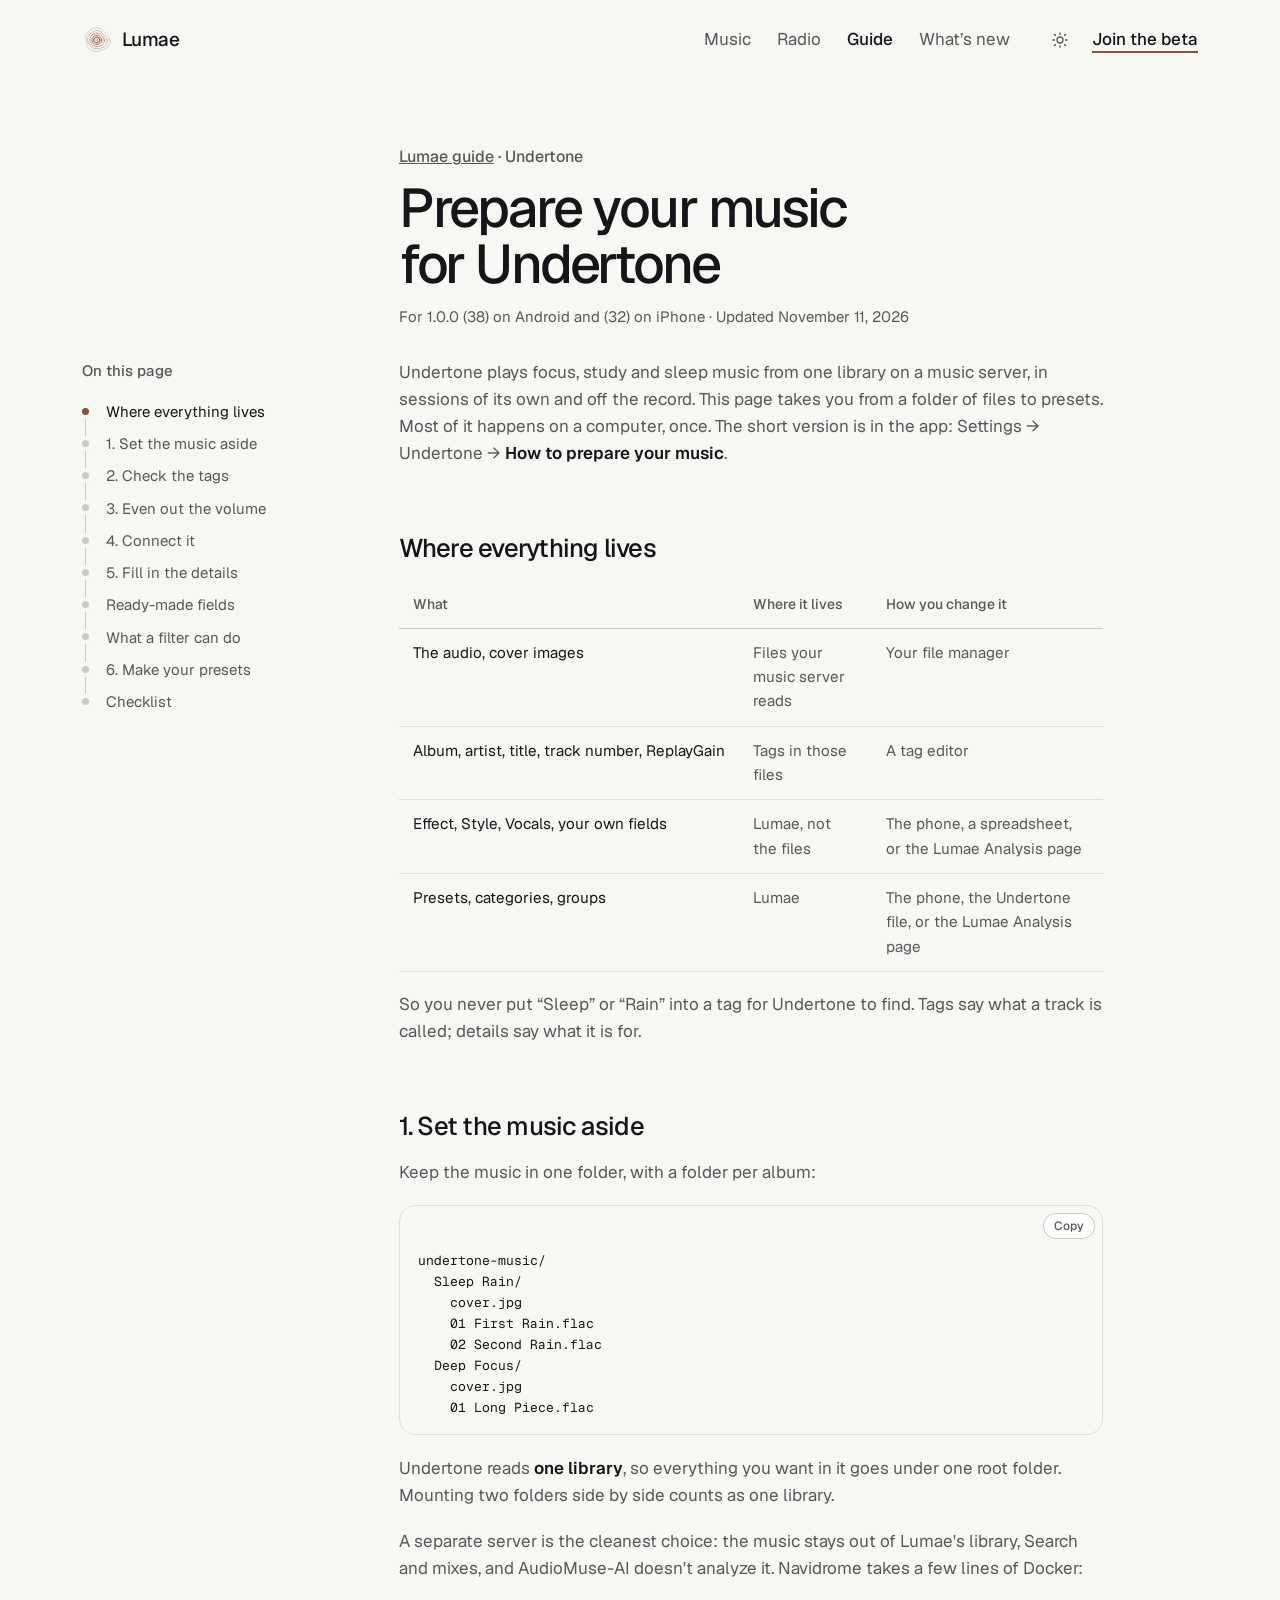
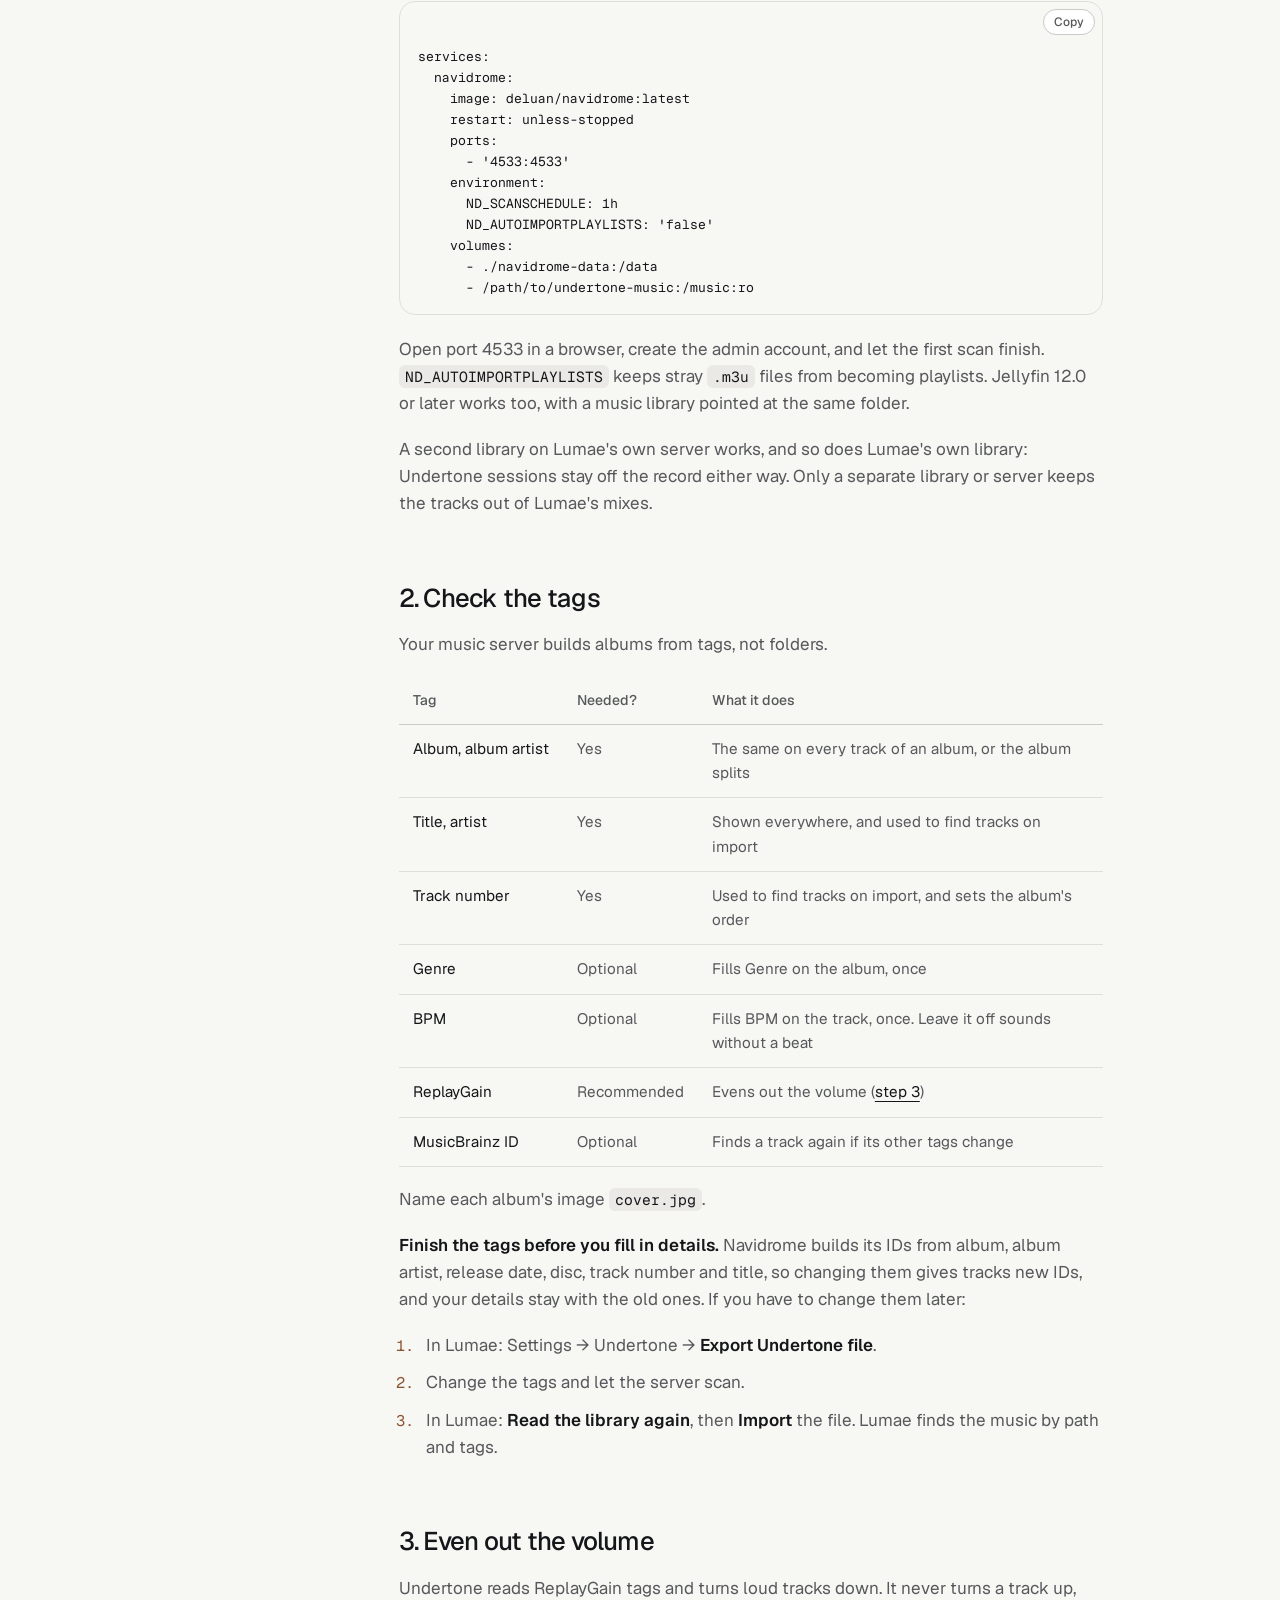
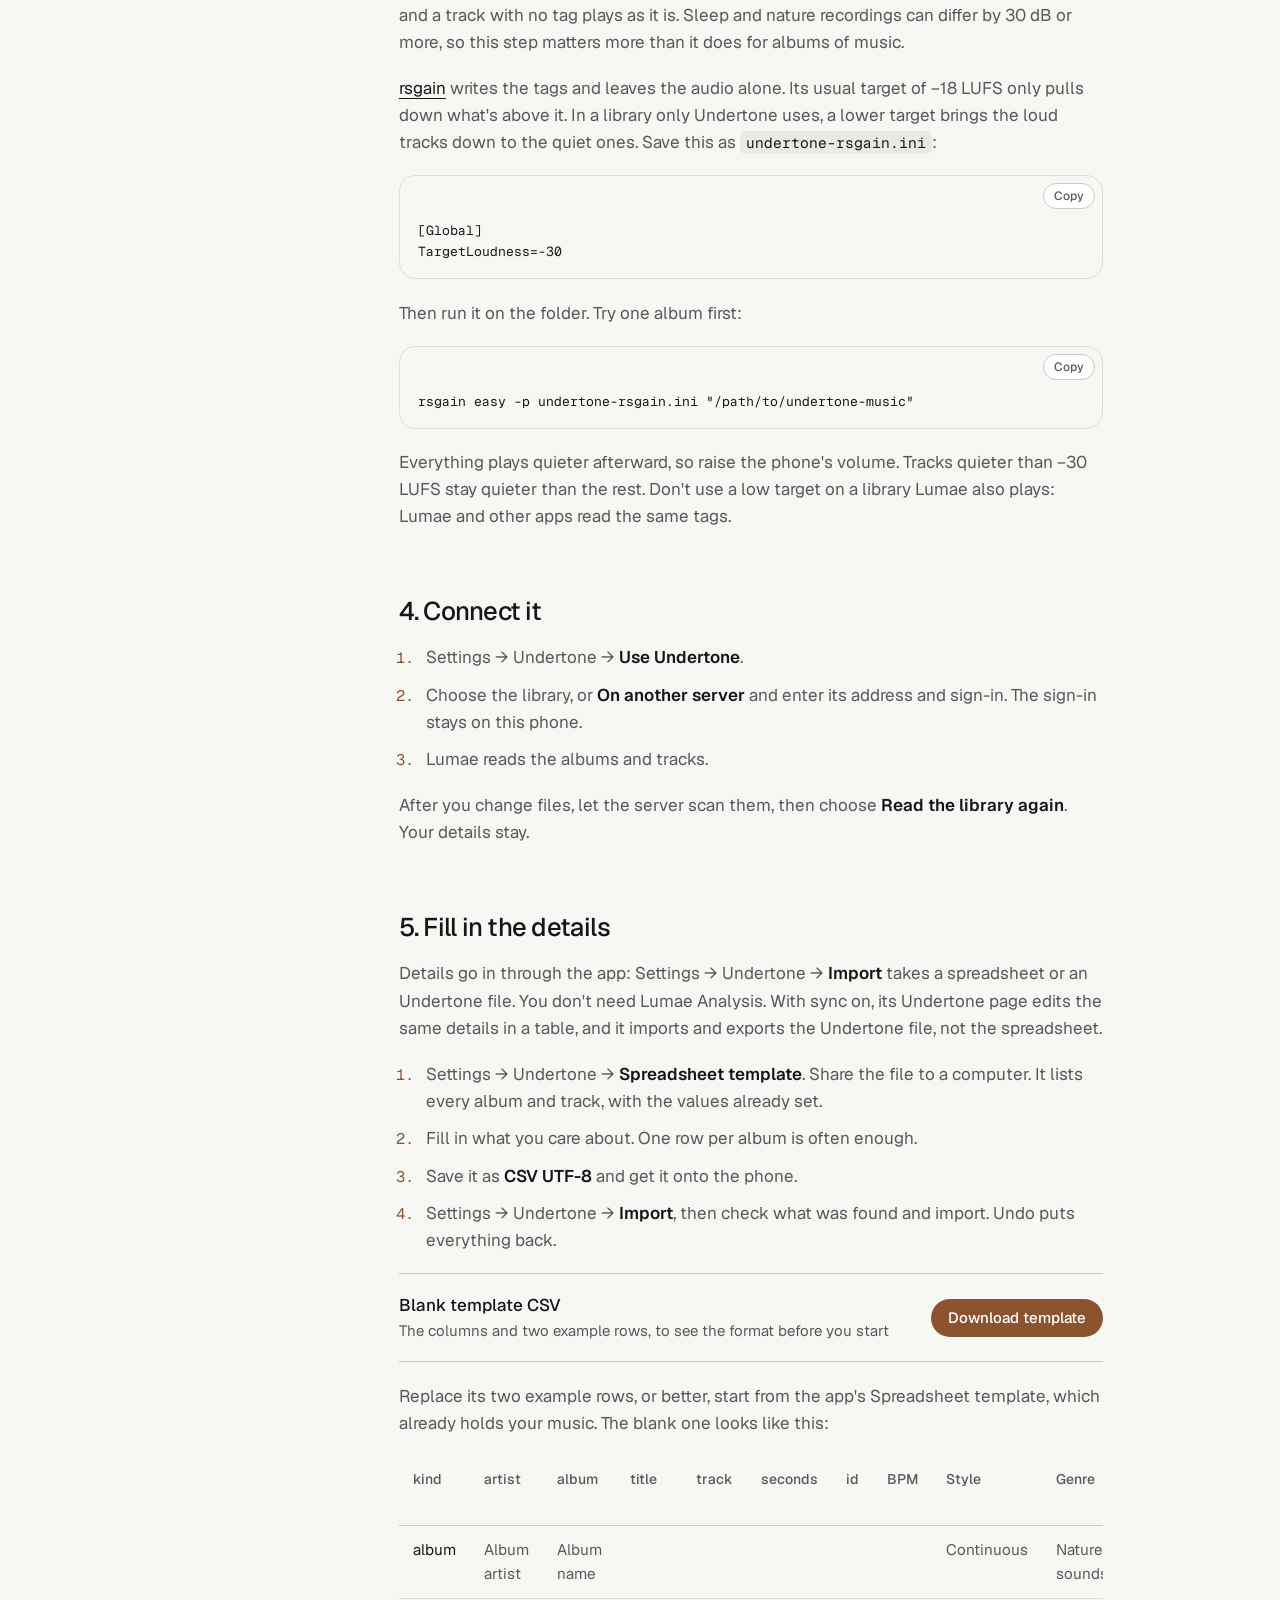
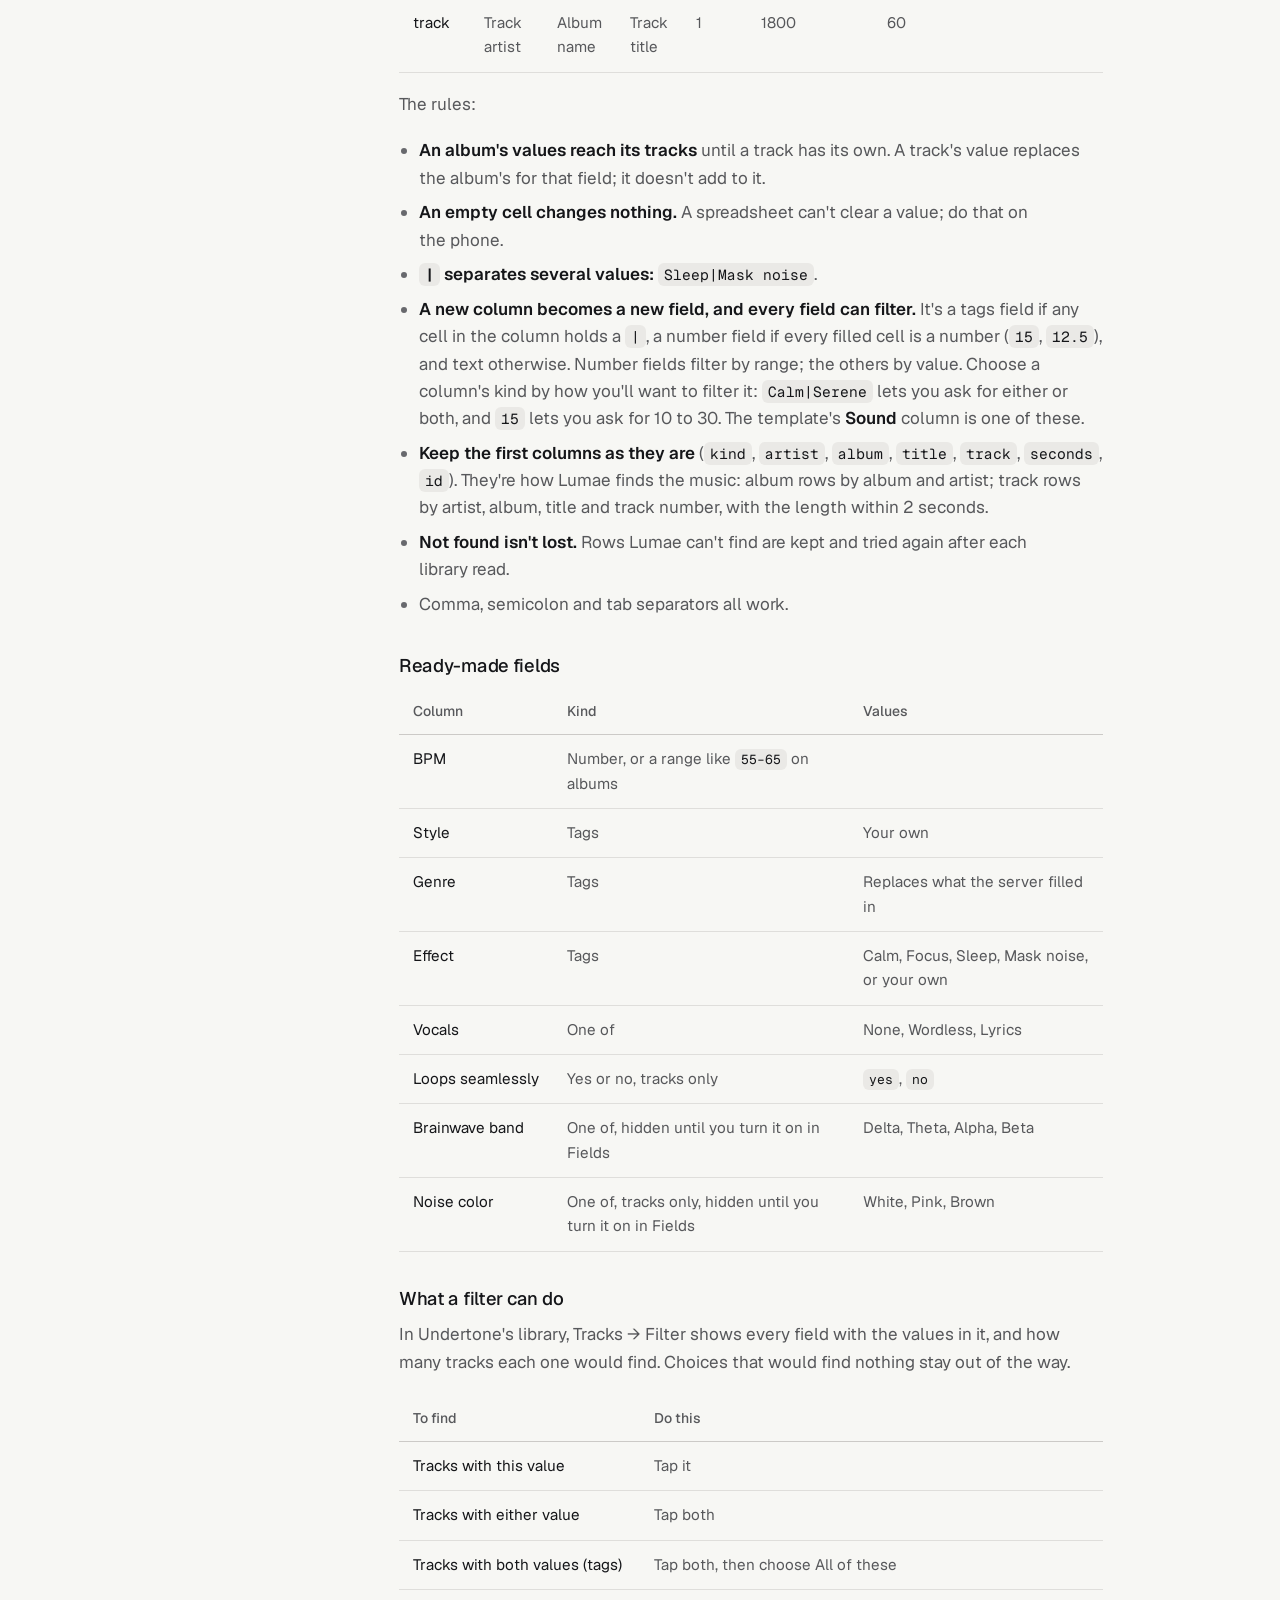
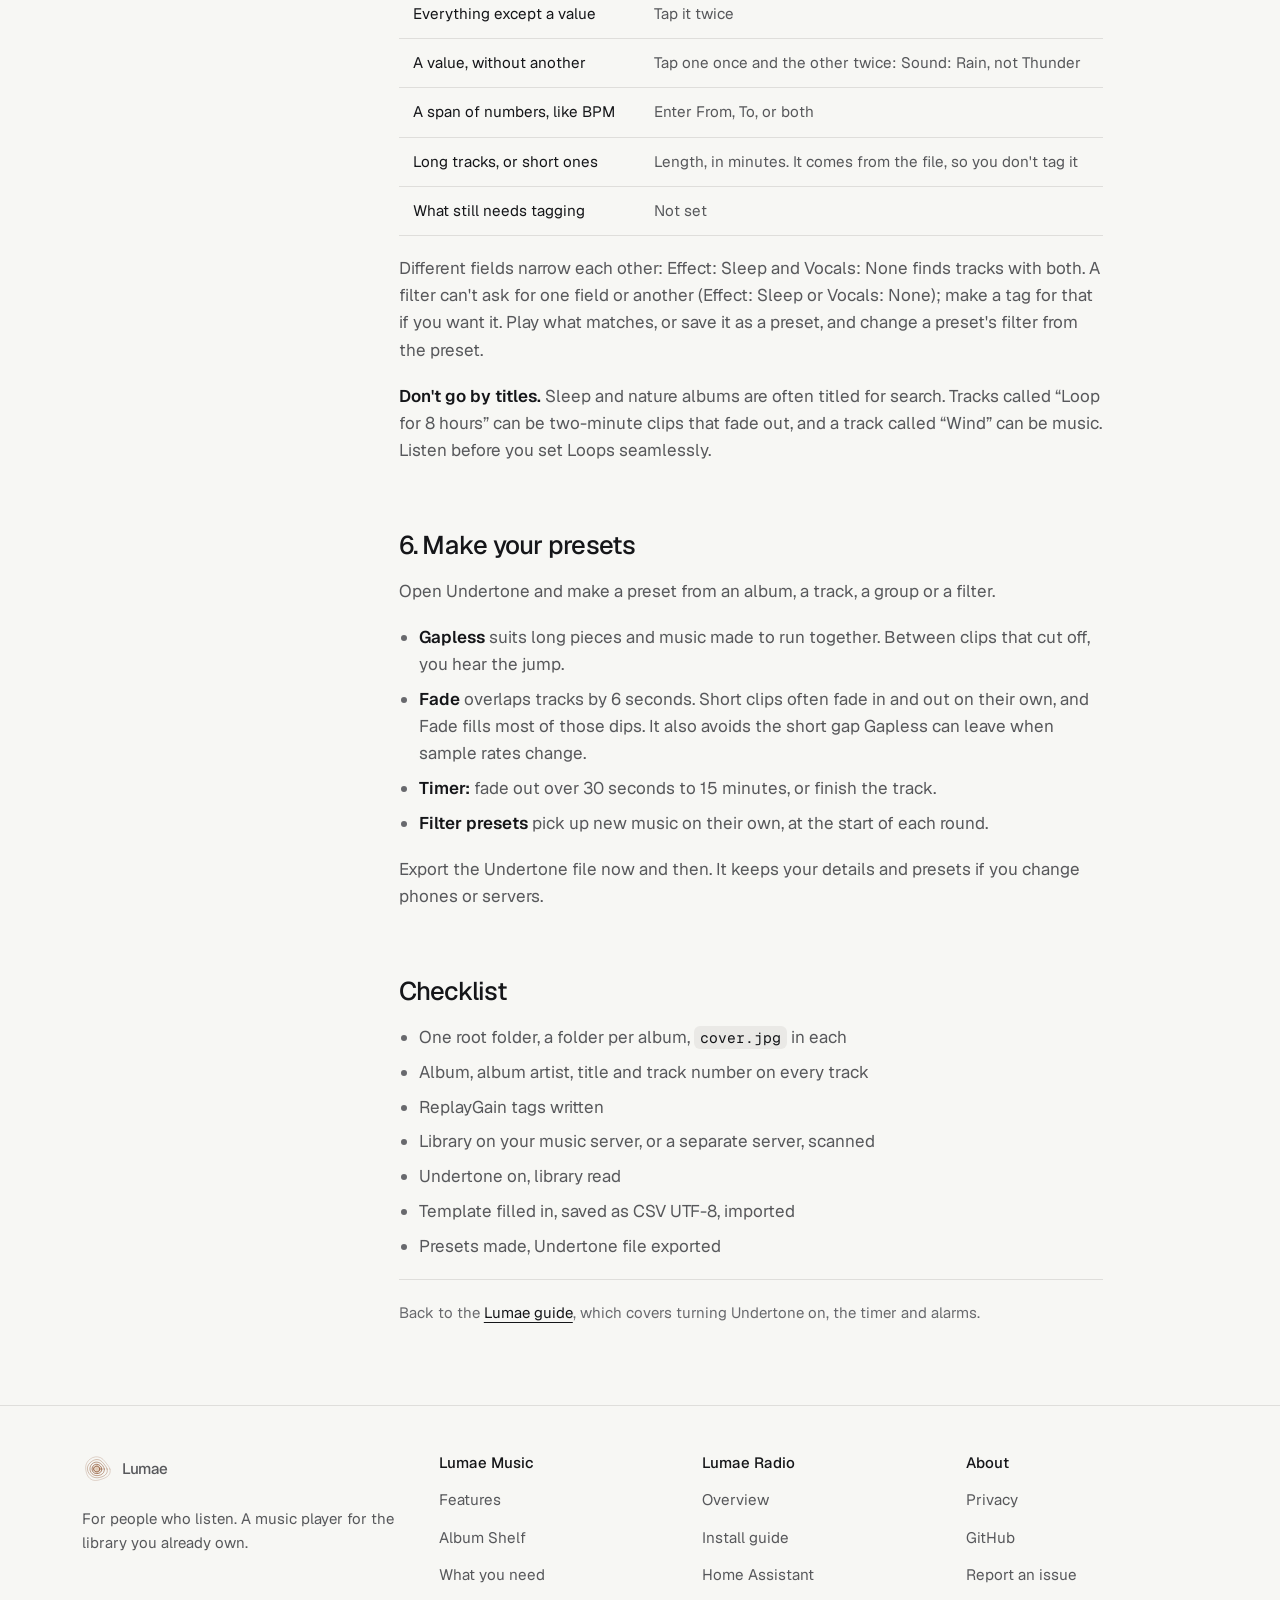
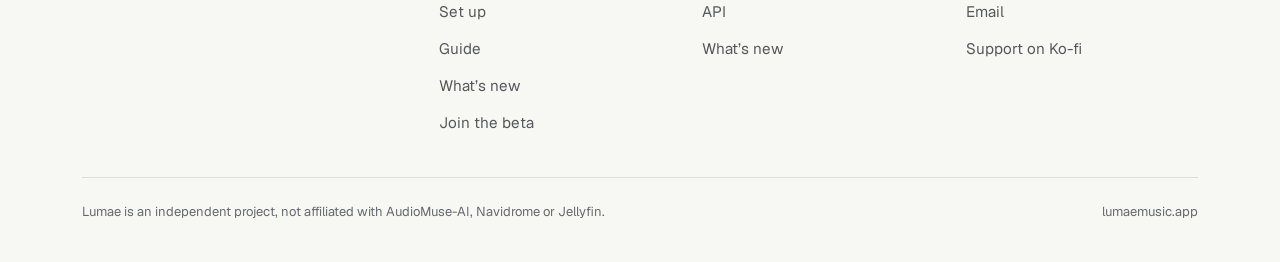
<file: docs/guide/undertone/index.html>
<!doctype html>
<html lang="en" class="no-js">
  <head>
    <meta charset="utf-8" />
    <meta name="viewport" content="width=device-width, initial-scale=1, viewport-fit=cover" />
    <title>Prepare your music for Undertone · Lumae guide</title>
    <meta
      name="description"
      content="Get focus, study and sleep music ready for Lumae's Undertone: folders, tags, even volume with rsgain, the details spreadsheet and its template, filters and presets."
    />
    <link rel="canonical" href="https://lumaemusic.app/guide/undertone/" />
    <meta name="color-scheme" content="dark light" />
    <meta name="theme-color" content="#0d0d0f" media="(prefers-color-scheme: dark)" />
    <meta name="theme-color" content="#f7f7f4" media="(prefers-color-scheme: light)" />
    <link rel="icon" href="../../assets/img/brand/favicon.svg" type="image/svg+xml" />
    <link rel="icon" href="../../assets/img/brand/favicon-32.png" sizes="32x32" type="image/png" />
    <link rel="apple-touch-icon" href="../../assets/img/brand/apple-touch-icon.png" />
    <link rel="manifest" href="../../site.webmanifest" />
    <meta property="og:type" content="website" />
    <meta property="og:site_name" content="Lumae" />
    <meta property="og:title" content="Prepare your music for Undertone · Lumae guide" />
    <meta
      property="og:description"
      content="Folders, tags, even volume and the details spreadsheet: get focus, study and sleep music ready for Lumae's Undertone."
    />
    <meta property="og:url" content="https://lumaemusic.app/guide/undertone/" />
    <meta property="og:image" content="https://lumaemusic.app/assets/img/og/og-music.jpg" />
    <meta property="og:image:width" content="1200" />
    <meta property="og:image:height" content="630" />
    <meta property="og:image:alt" content="Lumae on two phones: Home with The Pulse, and Now Playing with large album art." />
    <meta name="twitter:card" content="summary_large_image" />
    <link rel="preload" href="../../assets/fonts/geist-600.woff2" as="font" type="font/woff2" crossorigin />
    <link rel="preload" href="../../assets/fonts/geist-400.woff2" as="font" type="font/woff2" crossorigin />
    <link rel="preload" href="../../assets/fonts/geist-mono-400.woff2" as="font" type="font/woff2" crossorigin />
    <link rel="stylesheet" href="../../assets/css/site.css" />
    <script>
      (function () {
        var d = document.documentElement;
        d.className = d.className.replace('no-js', 'js');
        try {
          var t = localStorage.getItem('lumae-site-theme');
          if (t === 'light' || t === 'dark') d.setAttribute('data-theme', t);
        } catch (e) {}
      })();
    </script>
    <script src="../../assets/js/site.js" defer></script>
  </head>
  <body class="page-doc">
    <svg class="sprite" aria-hidden="true" focusable="false">
      <symbol id="i-moon" viewBox="0 0 24 24"><path d="M20 14.5A8.5 8.5 0 0 1 9.5 4 8.5 8.5 0 1 0 20 14.5Z" /></symbol>
      <symbol id="i-sun" viewBox="0 0 24 24">
        <circle cx="12" cy="12" r="4" />
        <path d="M12 2.5v2M12 19.5v2M4.6 4.6 6 6M18 18l1.4 1.4M2.5 12h2M19.5 12h2M4.6 19.4 6 18M18 6l1.4-1.4" />
      </symbol>
    </svg>

    <a class="skip-link" href="#main">Skip to content</a>

    <!-- site-header:start -->
    <header class="p-header">
      <div class="wrap">
        <a class="brand" href="../../">
          <img class="only-dark" src="../../assets/img/brand/mark.svg" alt="" width="30" height="30" />
          <img class="only-light" src="../../assets/img/brand/mark-light.svg" alt="" width="30" height="30" />
          <span>Lumae</span>
        </a>
        <nav class="p-nav" aria-label="Lumae">
          <a href="../../" data-nav="music">Music</a>
          <a href="../../radio/" data-nav="radio">Radio</a>
          <a href="../../guide/" data-nav="guide" aria-current="page">Guide</a>
          <a href="../../changelog/" data-nav="changelog">What’s new</a>
        </nav>
        <div class="p-header-actions">
          <button class="icon-btn theme-toggle" type="button" aria-label="Switch theme">
            <svg class="icon-moon" aria-hidden="true"><use href="#i-moon" /></svg>
            <svg class="icon-sun" aria-hidden="true"><use href="#i-sun" /></svg>
          </button>
          <a class="p-cta" href="../../beta/">Join the beta</a>
        </div>
      </div>
    </header>
    <!-- site-header:end -->

    <main id="main">
      <section class="section section--doc">
        <header class="wrap doc-head">
          <p class="kicker kicker--lavender"><a href="../">Lumae guide</a> · Undertone</p>
          <h1>Prepare your music for Undertone</h1>
          <p class="doc-meta">For 1.0.0 (38) on Android and (32) on iPhone · Updated November 11, 2026</p>
        </header>
        <div class="wrap doc">
          <nav class="doc-toc" data-toc aria-label="On this page">
            <details open>
              <summary>On this page</summary>
              <ol role="list">
                <li><a href="#where">Where everything lives</a></li>
                <li><a href="#set-aside">1. Set the music aside</a></li>
                <li><a href="#tags">2. Check the tags</a></li>
                <li><a href="#volume">3. Even out the volume</a></li>
                <li><a href="#connect">4. Connect it</a></li>
                <li><a href="#details">5. Fill in the details</a></li>
                <li><a href="#fields">Ready-made fields</a></li>
                <li><a href="#filters">What a filter can do</a></li>
                <li><a href="#presets">6. Make your presets</a></li>
                <li><a href="#checklist">Checklist</a></li>
              </ol>
            </details>
          </nav>
          <article class="prose">
            <p>
              Undertone plays focus, study and sleep music from one library on a music server, in sessions of its own and off the
              record. This page takes you from a folder of files to presets. Most of it happens on a computer, once. The short
              version is in the app: Settings → Undertone → <strong>How to prepare your music</strong>.
            </p>

            <h2 id="where">Where everything lives</h2>
            <div class="table-wrap">
              <table>
                <thead>
                  <tr><th scope="col">What</th><th scope="col">Where it lives</th><th scope="col">How you change it</th></tr>
                </thead>
                <tbody>
                  <tr><td>The audio, cover images</td><td>Files your music server reads</td><td>Your file manager</td></tr>
                  <tr><td>Album, artist, title, track number, ReplayGain</td><td>Tags in those files</td><td>A tag editor</td></tr>
                  <tr><td>Effect, Style, Vocals, your own fields</td><td>Lumae, not the files</td><td>The phone, a spreadsheet, or the Lumae Analysis page</td></tr>
                  <tr><td>Presets, categories, groups</td><td>Lumae</td><td>The phone, the Undertone file, or the Lumae Analysis page</td></tr>
                </tbody>
              </table>
            </div>
            <p>
              So you never put “Sleep” or “Rain” into a tag for Undertone to find. Tags say what a track is called; details say
              what it is for.
            </p>

            <h2 id="set-aside">1. Set the music aside</h2>
            <p>Keep the music in one folder, with a folder per album:</p>
            <pre class="cmd"><code>undertone-music/
  Sleep Rain/
    cover.jpg
    01 First Rain.flac
    02 Second Rain.flac
  Deep Focus/
    cover.jpg
    01 Long Piece.flac</code></pre>
            <p>
              Undertone reads <strong>one library</strong>, so everything you want in it goes under one root folder. Mounting two
              folders side by side counts as one library.
            </p>
            <p>
              A separate server is the cleanest choice: the music stays out of Lumae's library, Search and mixes, and AudioMuse-AI
              doesn't analyze it. Navidrome takes a few lines of Docker:
            </p>
            <pre class="cmd"><code>services:
  navidrome:
    image: deluan/navidrome:latest
    restart: unless-stopped
    ports:
      - '4533:4533'
    environment:
      ND_SCANSCHEDULE: 1h
      ND_AUTOIMPORTPLAYLISTS: 'false'
    volumes:
      - ./navidrome-data:/data
      - /path/to/undertone-music:/music:ro</code></pre>
            <p>
              Open port 4533 in a browser, create the admin account, and let the first scan finish.
              <code>ND_AUTOIMPORTPLAYLISTS</code> keeps stray <code>.m3u</code> files from becoming playlists. Jellyfin 12.0 or
              later works too, with a music library pointed at the same folder.
            </p>
            <p>
              A second library on Lumae's own server works, and so does Lumae's own library: Undertone sessions stay off the record
              either way. Only a separate library or server keeps the tracks out of Lumae's mixes.
            </p>

            <h2 id="tags">2. Check the tags</h2>
            <p>Your music server builds albums from tags, not folders.</p>
            <div class="table-wrap">
              <table>
                <thead>
                  <tr><th scope="col">Tag</th><th scope="col">Needed?</th><th scope="col">What it does</th></tr>
                </thead>
                <tbody>
                  <tr><td>Album, album artist</td><td>Yes</td><td>The same on every track of an album, or the album splits</td></tr>
                  <tr><td>Title, artist</td><td>Yes</td><td>Shown everywhere, and used to find tracks on import</td></tr>
                  <tr><td>Track number</td><td>Yes</td><td>Used to find tracks on import, and sets the album's order</td></tr>
                  <tr><td>Genre</td><td>Optional</td><td>Fills Genre on the album, once</td></tr>
                  <tr><td>BPM</td><td>Optional</td><td>Fills BPM on the track, once. Leave it off sounds without a beat</td></tr>
                  <tr><td>ReplayGain</td><td>Recommended</td><td>Evens out the volume (<a href="#volume">step 3</a>)</td></tr>
                  <tr><td>MusicBrainz ID</td><td>Optional</td><td>Finds a track again if its other tags change</td></tr>
                </tbody>
              </table>
            </div>
            <p>Name each album's image <code>cover.jpg</code>.</p>
            <p>
              <strong>Finish the tags before you fill in details.</strong> Navidrome builds its IDs from album, album artist,
              release date, disc, track number and title, so changing them gives tracks new IDs, and your details stay with the
              old ones. If you have to change them later:
            </p>
            <ol class="doc-steps">
              <li>In Lumae: Settings → Undertone → <strong>Export Undertone file</strong>.</li>
              <li>Change the tags and let the server scan.</li>
              <li>
                In Lumae: <strong>Read the library again</strong>, then <strong>Import</strong> the file. Lumae finds the music by
                path and tags.
              </li>
            </ol>

            <h2 id="volume">3. Even out the volume</h2>
            <p>
              Undertone reads ReplayGain tags and turns loud tracks down. It never turns a track up, and a track with no tag plays
              as it is. Sleep and nature recordings can differ by 30 dB or more, so this step matters more than it does for albums
              of music.
            </p>
            <p>
              <a href="https://github.com/complexlogic/rsgain">rsgain</a> writes the tags and leaves the audio alone. Its usual
              target of −18 LUFS only pulls down what's above it. In a library only Undertone uses, a lower target brings the loud
              tracks down to the quiet ones. Save this as <code>undertone-rsgain.ini</code>:
            </p>
            <pre class="cmd"><code>[Global]
TargetLoudness=-30</code></pre>
            <p>Then run it on the folder. Try one album first:</p>
            <pre class="cmd"><code>rsgain easy -p undertone-rsgain.ini "/path/to/undertone-music"</code></pre>
            <p>
              Everything plays quieter afterward, so raise the phone's volume. Tracks quieter than −30 LUFS stay quieter than the
              rest. Don't use a low target on a library Lumae also plays: Lumae and other apps read the same tags.
            </p>

            <h2 id="connect">4. Connect it</h2>
            <ol class="doc-steps">
              <li>Settings → Undertone → <strong>Use Undertone</strong>.</li>
              <li>
                Choose the library, or <strong>On another server</strong> and enter its address and sign-in. The sign-in stays on
                this phone.
              </li>
              <li>Lumae reads the albums and tracks.</li>
            </ol>
            <p>
              After you change files, let the server scan them, then choose <strong>Read the library again</strong>. Your details
              stay.
            </p>

            <h2 id="details">5. Fill in the details</h2>
            <p>
              Details go in through the app: Settings → Undertone → <strong>Import</strong> takes a spreadsheet or an Undertone
              file. You don't need Lumae Analysis. With sync on, its Undertone page edits the same details in a table, and it
              imports and exports the Undertone file, not the spreadsheet.
            </p>
            <ol class="doc-steps">
              <li>
                Settings → Undertone → <strong>Spreadsheet template</strong>. Share the file to a computer. It lists every album
                and track, with the values already set.
              </li>
              <li>Fill in what you care about. One row per album is often enough.</li>
              <li>Save it as <strong>CSV UTF-8</strong> and get it onto the phone.</li>
              <li>
                Settings → Undertone → <strong>Import</strong>, then check what was found and import. Undo puts everything back.
              </li>
            </ol>
            <div class="release-card">
              <div class="release-head">
                <p class="release-name">Blank template <span class="release-id">CSV</span></p>
                <p class="release-meta">The columns and two example rows, to see the format before you start</p>
              </div>
              <a
                class="btn btn--primary btn--small"
                href="../../assets/undertone/undertone-details-template.csv"
                download="undertone-details-template.csv"
                >Download template</a
              >
            </div>
            <p>
              Replace its two example rows, or better, start from the app's Spreadsheet template, which already holds your music.
              The blank one looks like this:
            </p>
            <div class="table-wrap">
              <table>
                <thead>
                  <tr>
                    <th scope="col">kind</th><th scope="col">artist</th><th scope="col">album</th><th scope="col">title</th>
                    <th scope="col">track</th><th scope="col">seconds</th><th scope="col">id</th><th scope="col">BPM</th>
                    <th scope="col">Style</th><th scope="col">Genre</th><th scope="col">Effect</th><th scope="col">Vocals</th>
                    <th scope="col">Loops seamlessly</th><th scope="col">Sound</th>
                  </tr>
                </thead>
                <tbody>
                  <tr>
                    <td>album</td><td>Album artist</td><td>Album name</td><td></td><td></td><td></td><td></td><td></td>
                    <td>Continuous</td><td>Nature sounds</td><td><code>Sleep|Mask noise</code></td><td>None</td><td></td>
                    <td><code>Rain|Thunder</code></td>
                  </tr>
                  <tr>
                    <td>track</td><td>Track artist</td><td>Album name</td><td>Track title</td><td>1</td><td>1800</td><td></td>
                    <td>60</td><td></td><td></td><td></td><td></td><td>yes</td><td></td>
                  </tr>
                </tbody>
              </table>
            </div>
            <p>The rules:</p>
            <ul>
              <li>
                <strong>An album's values reach its tracks</strong> until a track has its own. A track's value replaces the album's
                for that field; it doesn't add to it.
              </li>
              <li><strong>An empty cell changes nothing.</strong> A spreadsheet can't clear a value; do that on the phone.</li>
              <li><strong><code>|</code> separates several values:</strong> <code>Sleep|Mask noise</code>.</li>
              <li>
                <strong>A new column becomes a new field, and every field can filter.</strong> It's a tags field if any cell in the
                column holds a <code>|</code>, a number field if every filled cell is a number (<code>15</code>,
                <code>12.5</code>), and text otherwise. Number fields filter by range; the others by value. Choose a column's kind
                by how you'll want to filter it: <code>Calm|Serene</code> lets you ask for either or both, and <code>15</code> lets
                you ask for 10 to 30. The template's <strong>Sound</strong> column is one of these.
              </li>
              <li>
                <strong>Keep the first columns as they are</strong> (<code>kind</code>, <code>artist</code>, <code>album</code>,
                <code>title</code>, <code>track</code>, <code>seconds</code>, <code>id</code>). They're how Lumae finds the music:
                album rows by album and artist; track rows by artist, album, title and track number, with the length within 2
                seconds.
              </li>
              <li><strong>Not found isn't lost.</strong> Rows Lumae can't find are kept and tried again after each library read.</li>
              <li>Comma, semicolon and tab separators all work.</li>
            </ul>

            <h3 id="fields">Ready-made fields</h3>
            <div class="table-wrap">
              <table>
                <thead>
                  <tr><th scope="col">Column</th><th scope="col">Kind</th><th scope="col">Values</th></tr>
                </thead>
                <tbody>
                  <tr><td>BPM</td><td>Number, or a range like <code>55–65</code> on albums</td><td></td></tr>
                  <tr><td>Style</td><td>Tags</td><td>Your own</td></tr>
                  <tr><td>Genre</td><td>Tags</td><td>Replaces what the server filled in</td></tr>
                  <tr><td>Effect</td><td>Tags</td><td>Calm, Focus, Sleep, Mask noise, or your own</td></tr>
                  <tr><td>Vocals</td><td>One of</td><td>None, Wordless, Lyrics</td></tr>
                  <tr><td>Loops seamlessly</td><td>Yes or no, tracks only</td><td><code>yes</code>, <code>no</code></td></tr>
                  <tr><td>Brainwave band</td><td>One of, hidden until you turn it on in Fields</td><td>Delta, Theta, Alpha, Beta</td></tr>
                  <tr><td>Noise color</td><td>One of, tracks only, hidden until you turn it on in Fields</td><td>White, Pink, Brown</td></tr>
                </tbody>
              </table>
            </div>

            <h3 id="filters">What a filter can do</h3>
            <p>
              In Undertone's library, Tracks → Filter shows every field with the values in it, and how many tracks each one would
              find. Choices that would find nothing stay out of the way.
            </p>
            <div class="table-wrap">
              <table>
                <thead>
                  <tr><th scope="col">To find</th><th scope="col">Do this</th></tr>
                </thead>
                <tbody>
                  <tr><td>Tracks with this value</td><td>Tap it</td></tr>
                  <tr><td>Tracks with either value</td><td>Tap both</td></tr>
                  <tr><td>Tracks with both values (tags)</td><td>Tap both, then choose All of these</td></tr>
                  <tr><td>Everything except a value</td><td>Tap it twice</td></tr>
                  <tr><td>A value, without another</td><td>Tap one once and the other twice: Sound: Rain, not Thunder</td></tr>
                  <tr><td>A span of numbers, like BPM</td><td>Enter From, To, or both</td></tr>
                  <tr><td>Long tracks, or short ones</td><td>Length, in minutes. It comes from the file, so you don't tag it</td></tr>
                  <tr><td>What still needs tagging</td><td>Not set</td></tr>
                </tbody>
              </table>
            </div>
            <p>
              Different fields narrow each other: Effect: Sleep and Vocals: None finds tracks with both. A filter can't ask for one
              field or another (Effect: Sleep or Vocals: None); make a tag for that if you want it. Play what matches, or save it as
              a preset, and change a preset's filter from the preset.
            </p>
            <p>
              <strong>Don't go by titles.</strong> Sleep and nature albums are often titled for search. Tracks called “Loop for 8
              hours” can be two-minute clips that fade out, and a track called “Wind” can be music. Listen before you set Loops
              seamlessly.
            </p>

            <h2 id="presets">6. Make your presets</h2>
            <p>Open Undertone and make a preset from an album, a track, a group or a filter.</p>
            <ul>
              <li>
                <strong>Gapless</strong> suits long pieces and music made to run together. Between clips that cut off, you hear the
                jump.
              </li>
              <li>
                <strong>Fade</strong> overlaps tracks by 6 seconds. Short clips often fade in and out on their own, and Fade fills
                most of those dips. It also avoids the short gap Gapless can leave when sample rates change.
              </li>
              <li><strong>Timer:</strong> fade out over 30 seconds to 15 minutes, or finish the track.</li>
              <li><strong>Filter presets</strong> pick up new music on their own, at the start of each round.</li>
            </ul>
            <p>
              Export the Undertone file now and then. It keeps your details and presets if you change phones or servers.
            </p>

            <h2 id="checklist">Checklist</h2>
            <ul>
              <li>One root folder, a folder per album, <code>cover.jpg</code> in each</li>
              <li>Album, album artist, title and track number on every track</li>
              <li>ReplayGain tags written</li>
              <li>Library on your music server, or a separate server, scanned</li>
              <li>Undertone on, library read</li>
              <li>Template filled in, saved as CSV UTF-8, imported</li>
              <li>Presets made, Undertone file exported</li>
            </ul>
            <p class="doc-source">
              Back to the <a href="../#undertone">Lumae guide</a>, which covers turning Undertone on, the timer and alarms.
            </p>
          </article>
        </div>
      </section>
    </main>

    <!-- site-footer:start -->
    <footer class="site-footer">
      <div class="wrap">
        <div class="footer-grid">
          <div>
            <a class="brand" href="../../">
              <img class="only-dark" src="../../assets/img/brand/mark.svg" alt="" width="30" height="30" />
              <img class="only-light" src="../../assets/img/brand/mark-light.svg" alt="" width="30" height="30" />
              <span>Lumae</span>
            </a>
            <p class="footer-tag">For people who listen. A music player for the library you already own.</p>
          </div>
          <nav aria-labelledby="footer-music">
            <h2 id="footer-music">Lumae Music</h2>
            <ul role="list">
              <li><a href="../../#features">Features</a></li>
              <li><a href="../../#library">Album Shelf</a></li>
              <li><a href="../../#need">What you need</a></li>
              <li><a href="../../#setup">Set up</a></li>
              <li><a href="../../guide/">Guide</a></li>
              <li><a href="../../changelog/">What’s new</a></li>
              <li><a href="../../beta/">Join the beta</a></li>
            </ul>
          </nav>
          <nav aria-labelledby="footer-radio">
            <h2 id="footer-radio">Lumae Radio</h2>
            <ul role="list">
              <li><a href="../../radio/">Overview</a></li>
              <li><a href="../../radio/docs/#install">Install guide</a></li>
              <li><a href="../../radio/docs/#home-assistant">Home Assistant</a></li>
              <li><a href="../../radio/docs/#api">API</a></li>
              <li><a href="../../changelog/#lumae-radio">What’s new</a></li>
            </ul>
          </nav>
          <nav aria-labelledby="footer-about">
            <h2 id="footer-about">About</h2>
            <ul role="list">
              <li><a href="../../privacy/">Privacy</a></li>
              <li><a href="https://github.com/rendyhd/lumae">GitHub</a></li>
              <li><a href="https://github.com/rendyhd/lumae/issues">Report an issue</a></li>
              <li><a href="mailto:apps@rendyjansen.com">Email</a></li>
              <li><a href="https://ko-fi.com/rendyhd">Support on Ko-fi</a></li>
            </ul>
          </nav>
        </div>
        <div class="footer-note">
          <span>Lumae is an independent project, not affiliated with AudioMuse-AI, Navidrome or Jellyfin.</span>
          <span>lumaemusic.app</span>
        </div>
      </div>
    </footer>
    <!-- site-footer:end -->
  </body>
</html>
</file>
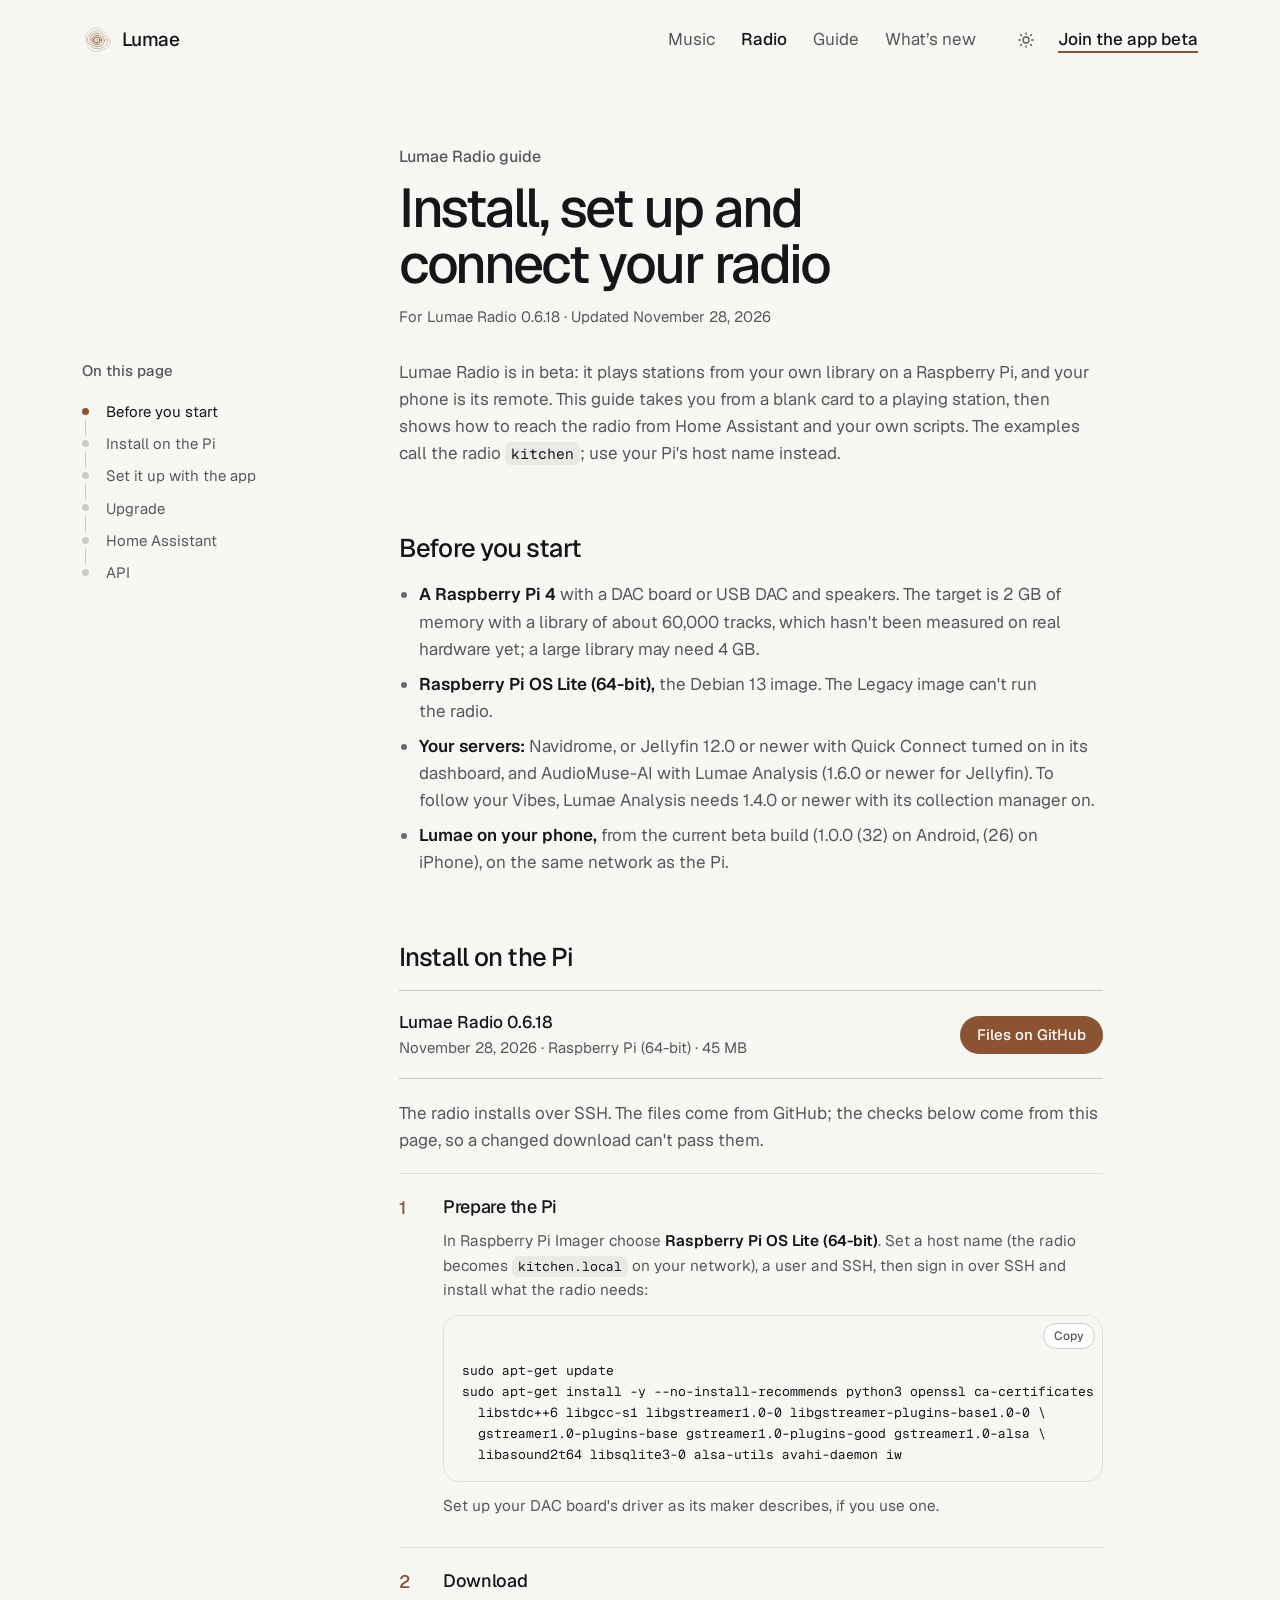
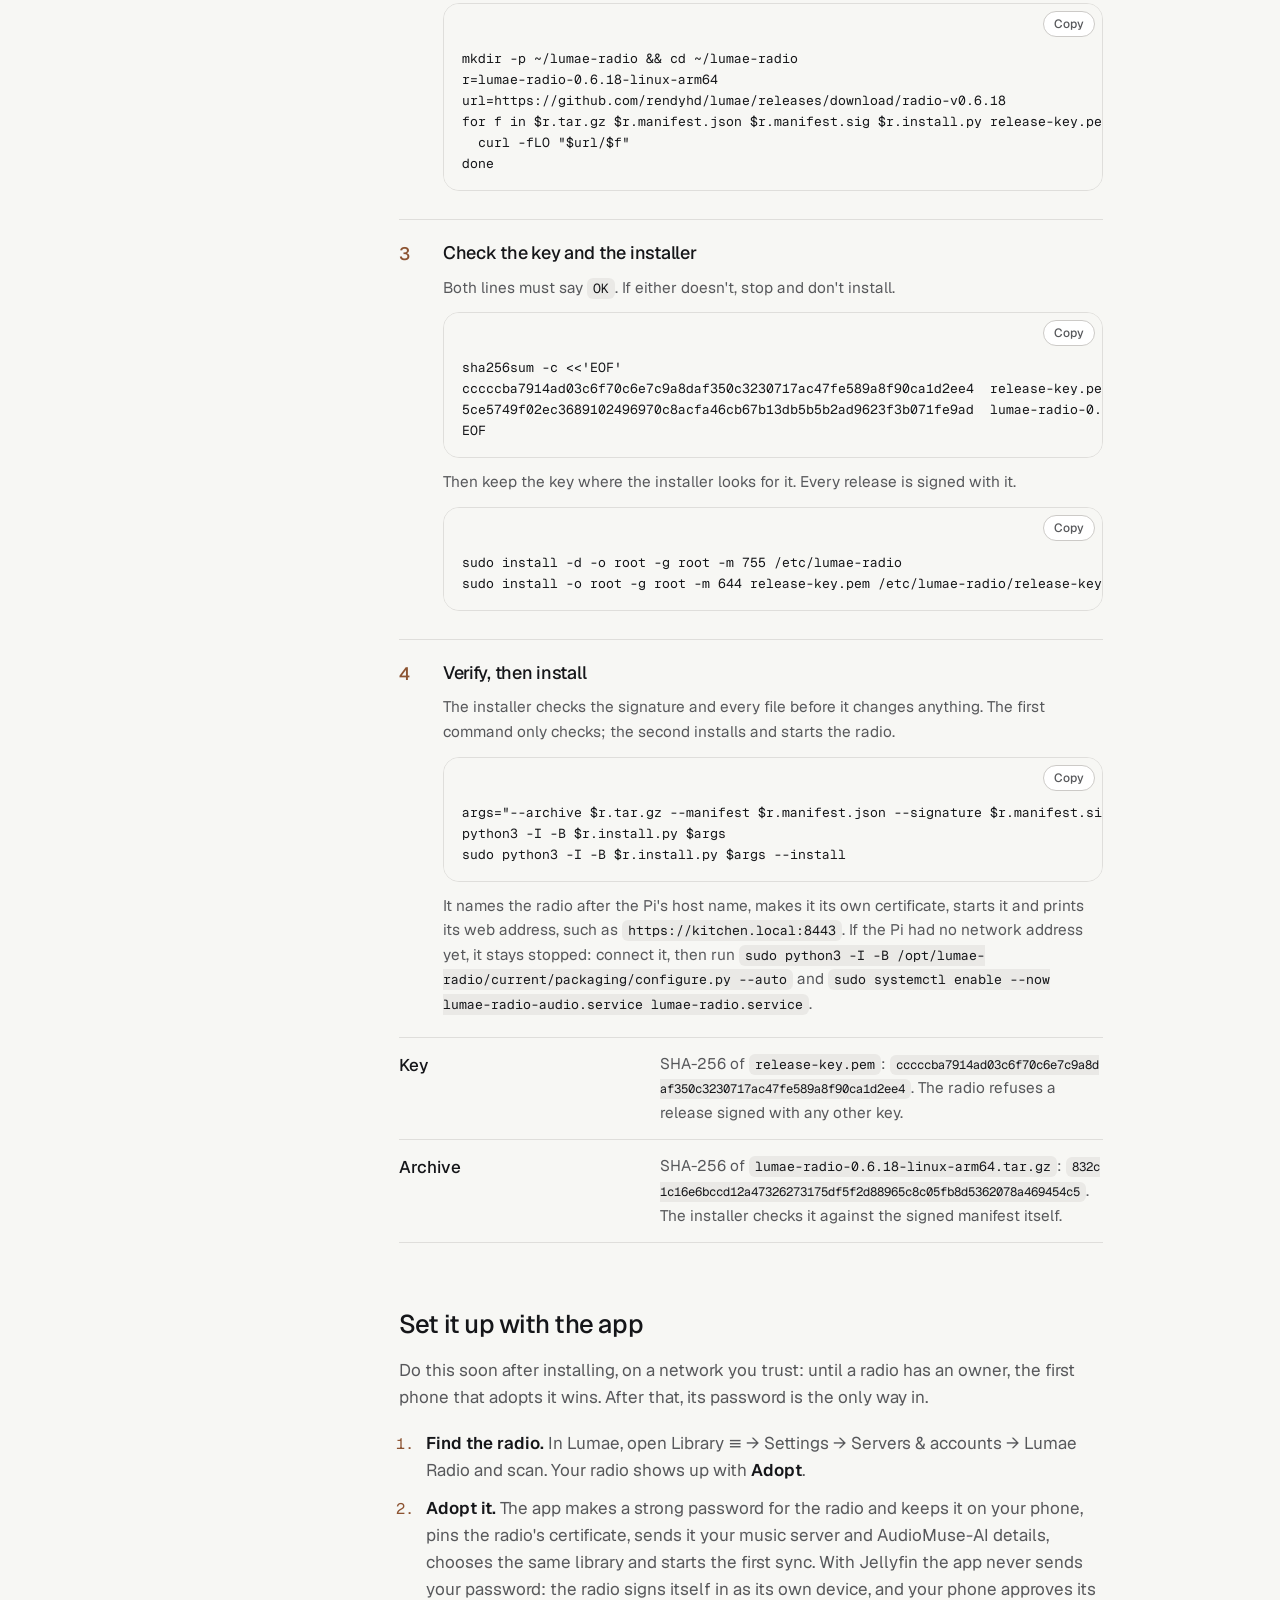
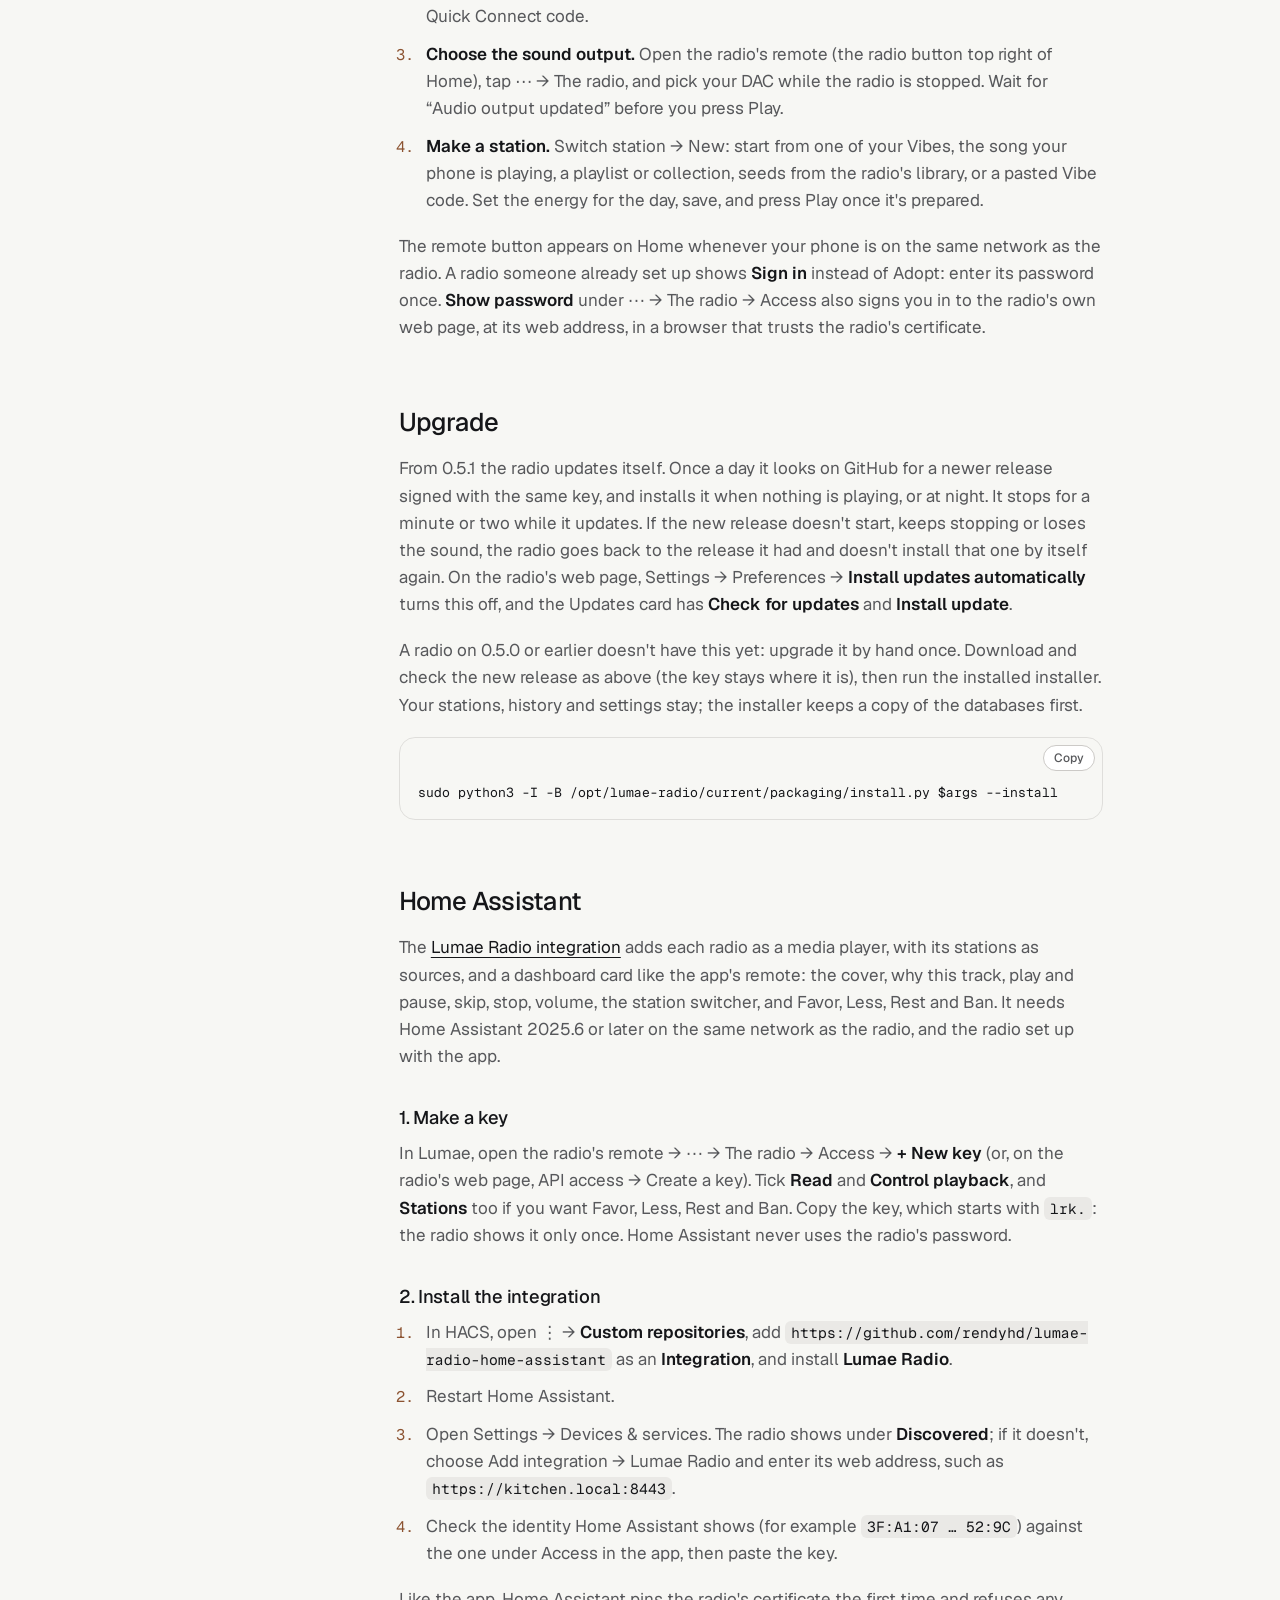
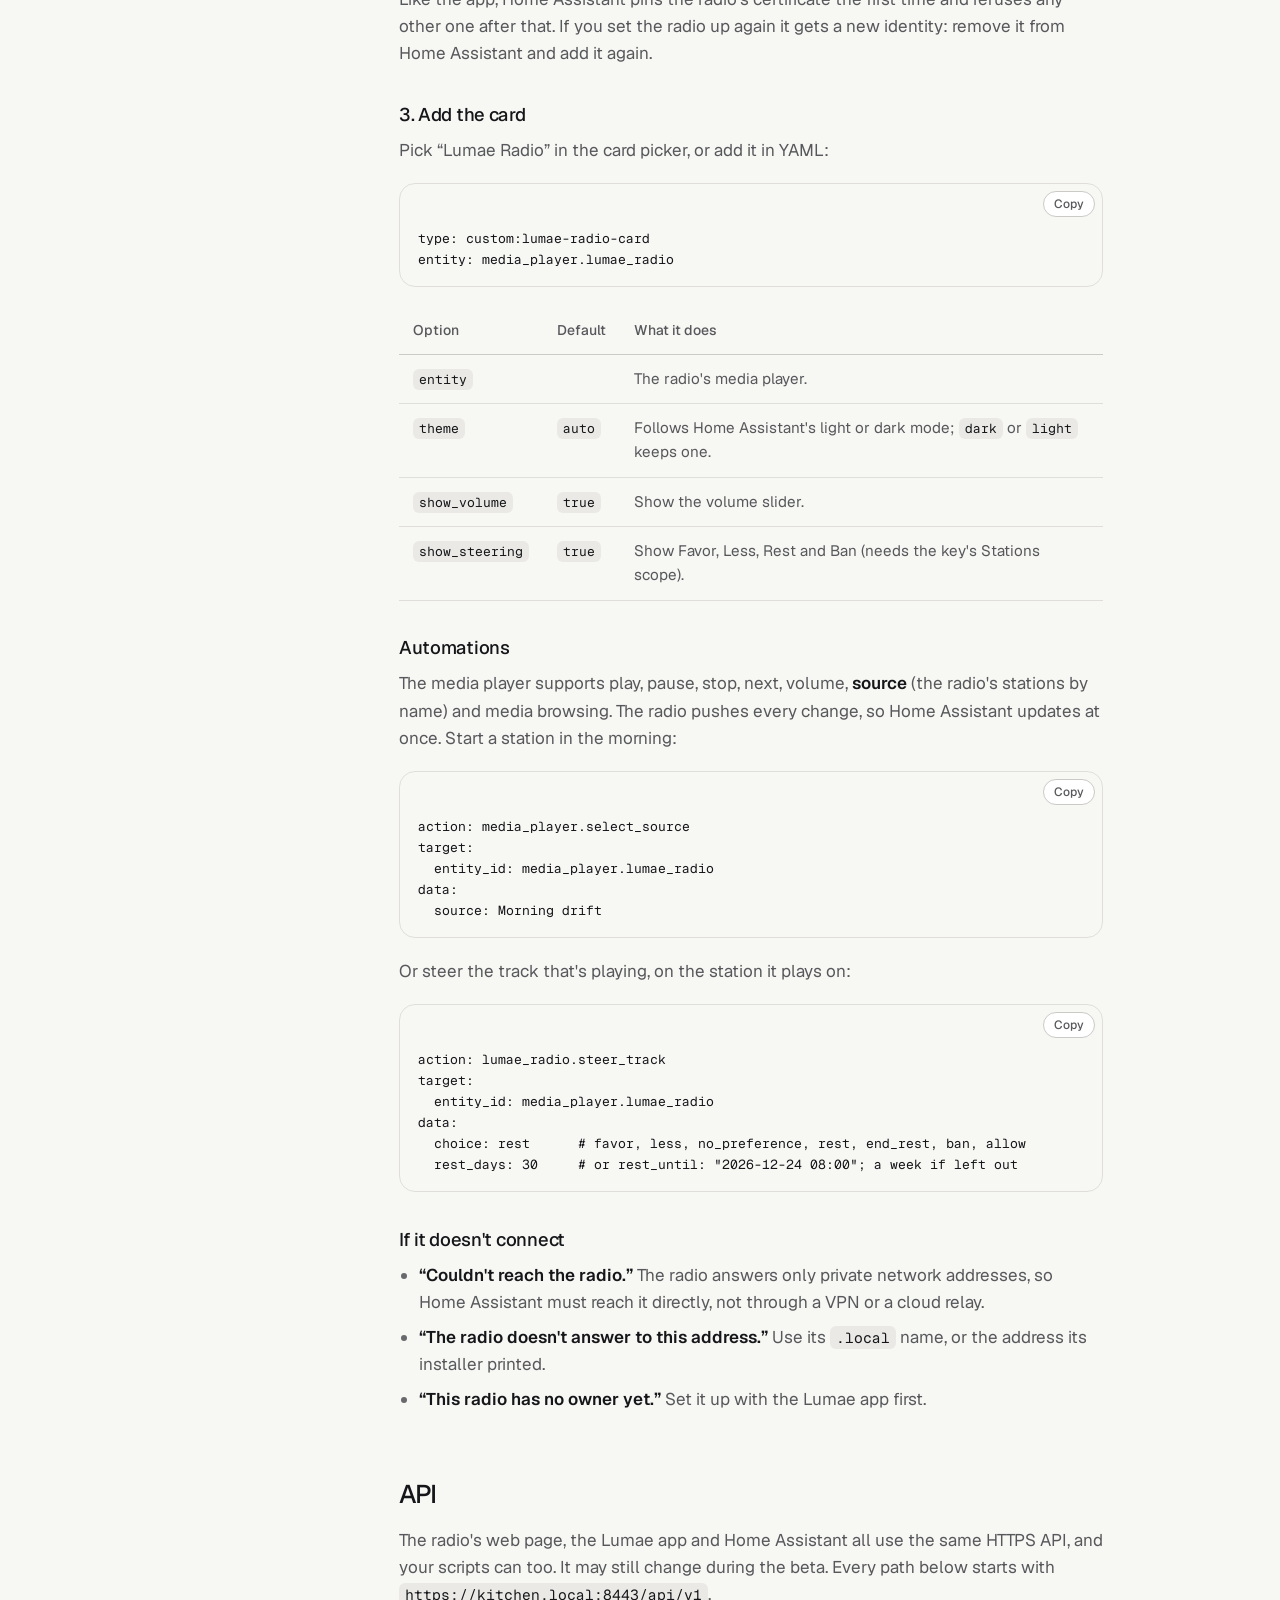
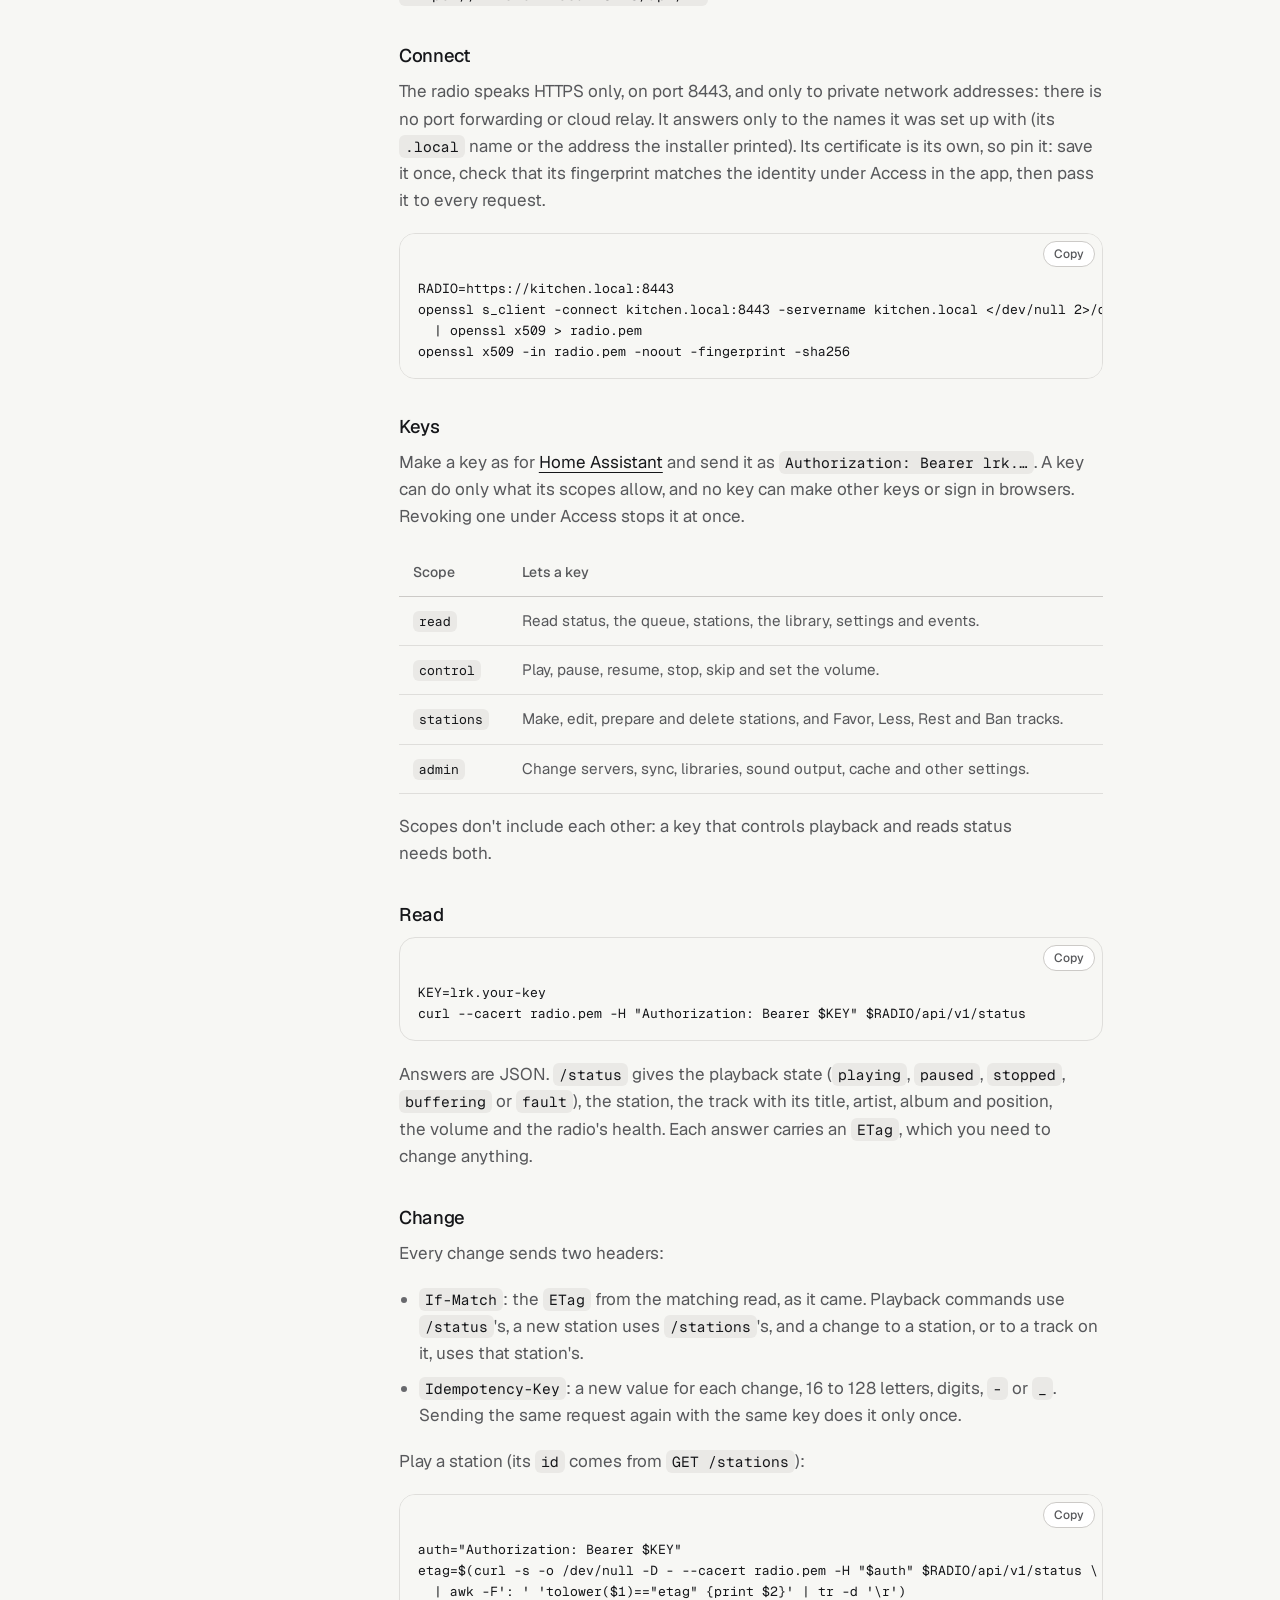
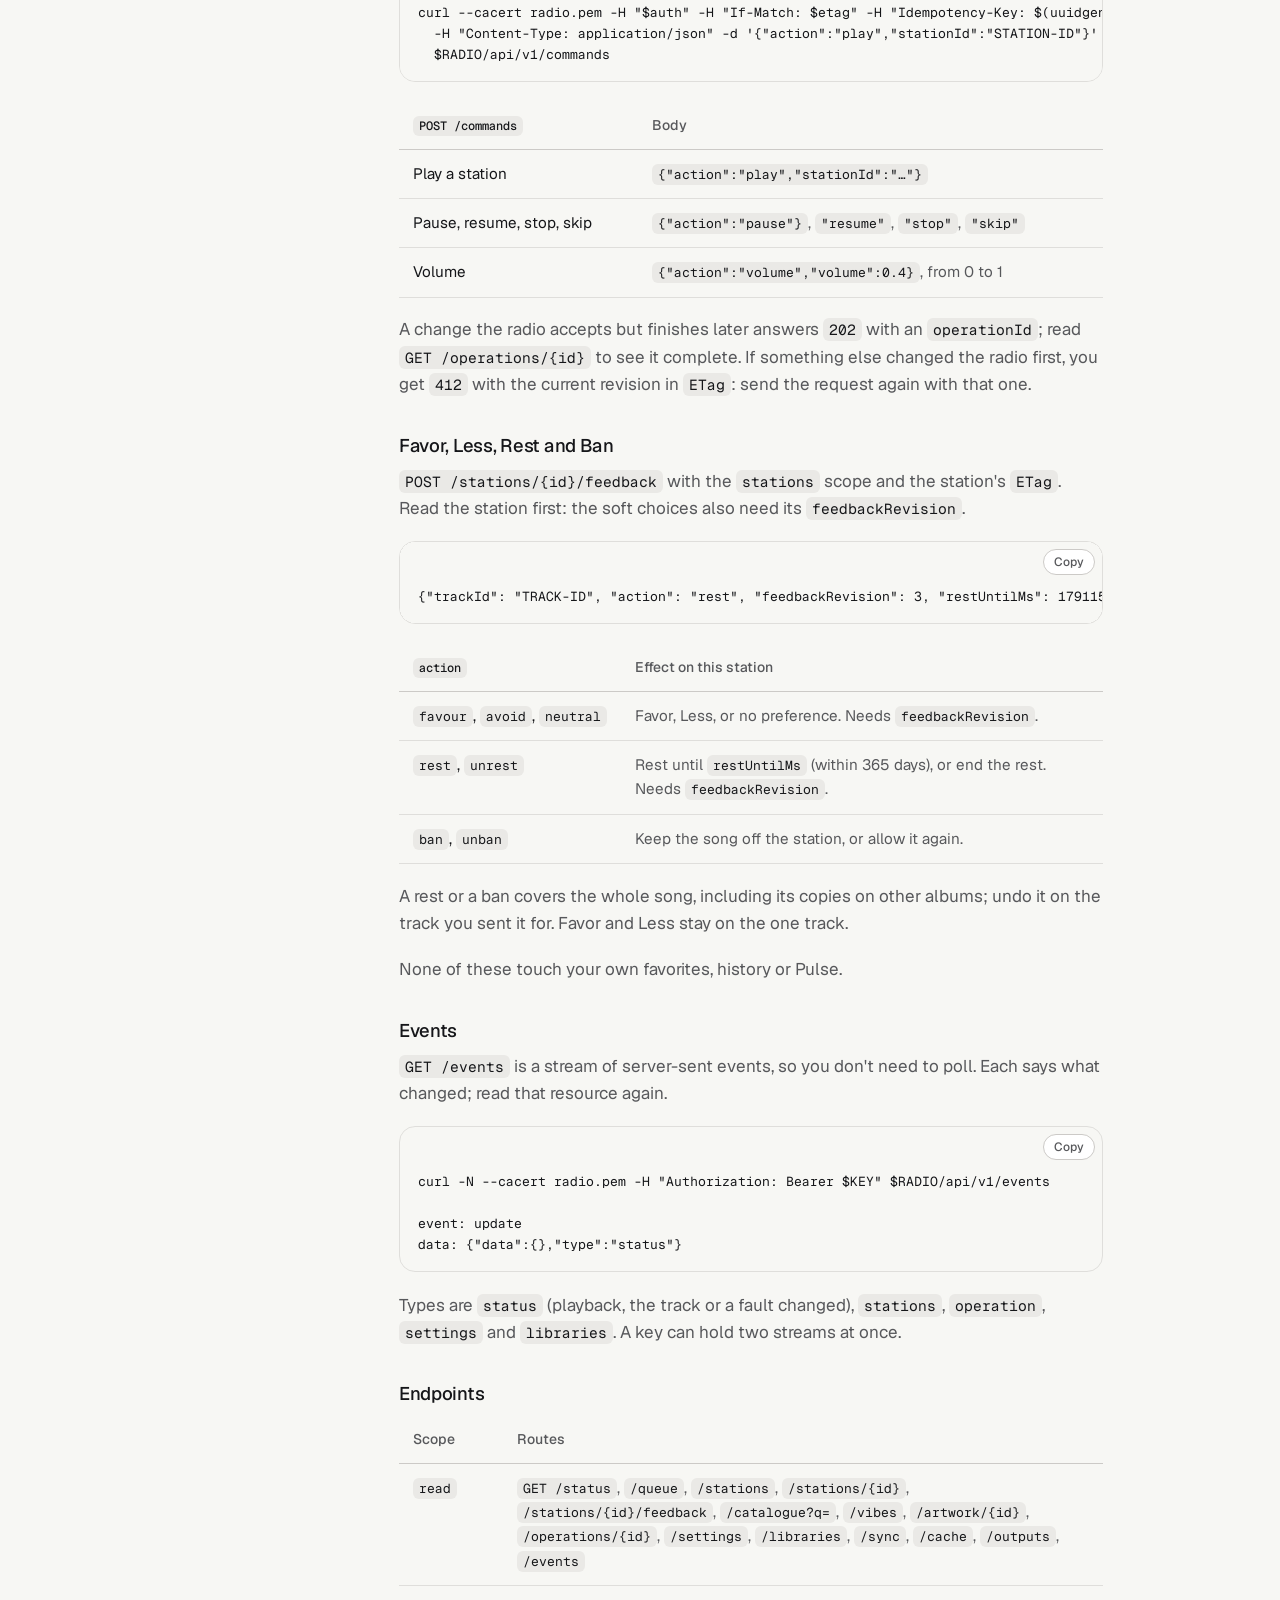
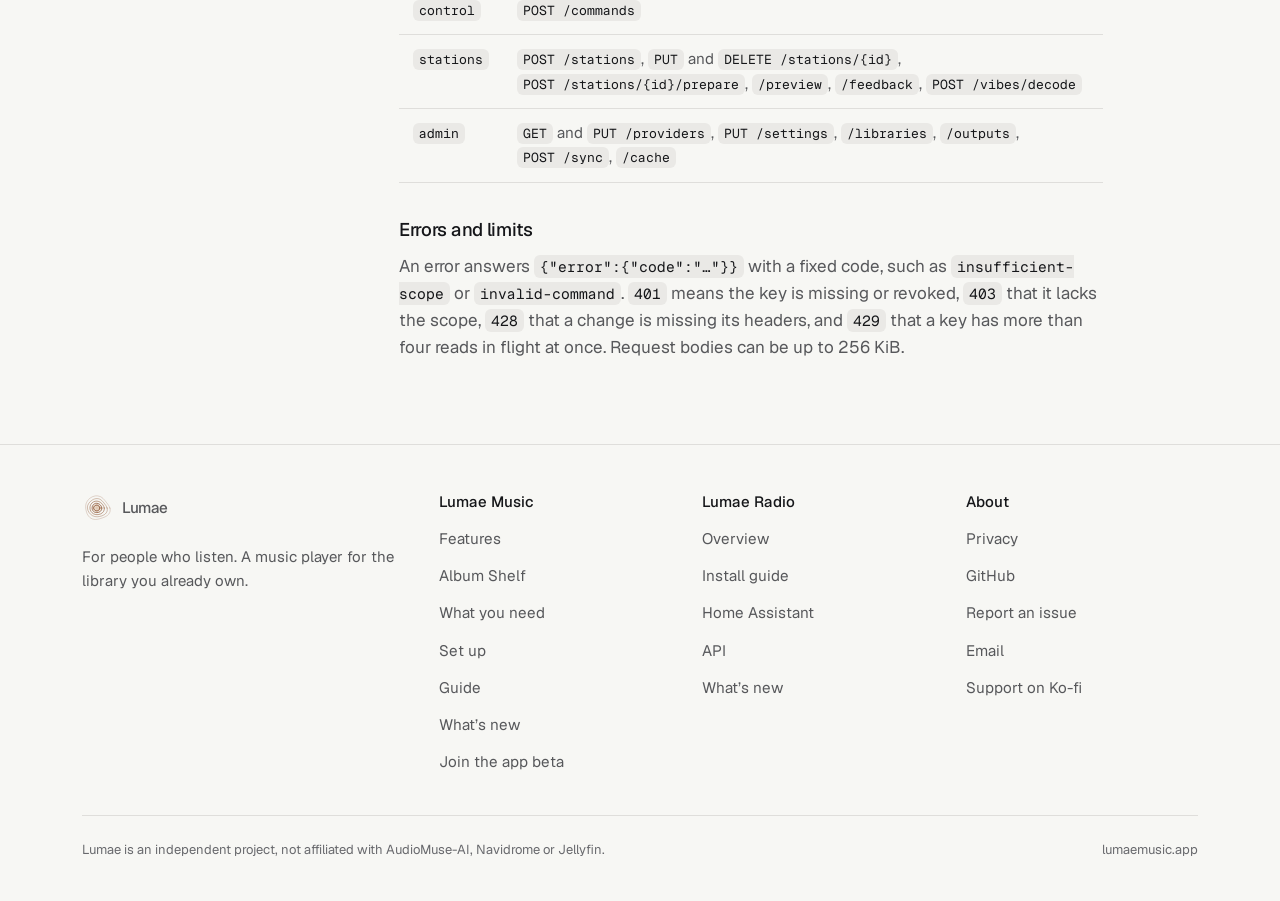
<file: docs/radio/docs/index.html>
<!doctype html>
<html lang="en" class="no-js">
  <head>
    <meta charset="utf-8" />
    <meta name="viewport" content="width=device-width, initial-scale=1, viewport-fit=cover" />
    <title>Lumae Radio guide · Install, Home Assistant and API</title>
    <meta
      name="description"
      content="How to install Lumae Radio on a Raspberry Pi, set it up with the Lumae app, add it to Home Assistant, and control it through its HTTPS API."
    />
    <link rel="canonical" href="https://lumaemusic.app/radio/docs/" />
    <meta name="color-scheme" content="dark light" />
    <meta name="theme-color" content="#0d0d0f" media="(prefers-color-scheme: dark)" />
    <meta name="theme-color" content="#f7f7f4" media="(prefers-color-scheme: light)" />
    <link rel="icon" href="../../assets/img/brand/favicon.svg" type="image/svg+xml" />
    <link rel="icon" href="../../assets/img/brand/favicon-32.png" sizes="32x32" type="image/png" />
    <link rel="apple-touch-icon" href="../../assets/img/brand/apple-touch-icon.png" />
    <link rel="manifest" href="../../site.webmanifest" />
    <meta property="og:type" content="website" />
    <meta property="og:site_name" content="Lumae" />
    <meta property="og:title" content="Lumae Radio guide · Install, Home Assistant and API" />
    <meta
      property="og:description"
      content="Install Lumae Radio on a Raspberry Pi, set it up with the Lumae app, add it to Home Assistant, and control it through its HTTPS API."
    />
    <meta property="og:url" content="https://lumaemusic.app/radio/docs/" />
    <meta property="og:image" content="https://lumaemusic.app/assets/img/og/og-radio.jpg" />
    <meta property="og:image:width" content="1200" />
    <meta property="og:image:height" content="630" />
    <meta property="og:image:alt" content="The Lumae Radio remote on a phone: the song on air, why it was chosen, and today's energy flow." />
    <meta name="twitter:card" content="summary_large_image" />
    <link rel="preload" href="../../assets/fonts/geist-600.woff2" as="font" type="font/woff2" crossorigin />
    <link rel="preload" href="../../assets/fonts/geist-400.woff2" as="font" type="font/woff2" crossorigin />
    <link rel="preload" href="../../assets/fonts/geist-mono-400.woff2" as="font" type="font/woff2" crossorigin />
    <link rel="stylesheet" href="../../assets/css/site.css" />
    <script>
      (function () {
        var d = document.documentElement;
        d.className = d.className.replace('no-js', 'js');
        try {
          var t = localStorage.getItem('lumae-site-theme');
          if (t === 'light' || t === 'dark') d.setAttribute('data-theme', t);
        } catch (e) {}
      })();
    </script>
    <script src="../../assets/js/site.js" defer></script>
  </head>
  <body class="page-doc page-radio">
    <svg class="sprite" aria-hidden="true" focusable="false">
      <symbol id="i-moon" viewBox="0 0 24 24"><path d="M20 14.5A8.5 8.5 0 0 1 9.5 4 8.5 8.5 0 1 0 20 14.5Z" /></symbol>
      <symbol id="i-sun" viewBox="0 0 24 24">
        <circle cx="12" cy="12" r="4" />
        <path d="M12 2.5v2M12 19.5v2M4.6 4.6 6 6M18 18l1.4 1.4M2.5 12h2M19.5 12h2M4.6 19.4 6 18M18 6l1.4-1.4" />
      </symbol>
    </svg>

    <a class="skip-link" href="#main">Skip to content</a>

    <!-- site-header:start -->
    <header class="p-header">
      <div class="wrap">
        <a class="brand" href="../../">
          <img class="only-dark" src="../../assets/img/brand/mark.svg" alt="" width="30" height="30" />
          <img class="only-light" src="../../assets/img/brand/mark-light.svg" alt="" width="30" height="30" />
          <span>Lumae</span>
        </a>
        <nav class="p-nav" aria-label="Lumae">
          <a href="../../" data-nav="music">Music</a>
          <a href="../../radio/" data-nav="radio" aria-current="page">Radio</a>
          <a href="../../guide/" data-nav="guide">Guide</a>
          <a href="../../changelog/" data-nav="changelog">What’s new</a>
        </nav>
        <div class="p-header-actions">
          <button class="icon-btn theme-toggle" type="button" aria-label="Switch theme">
            <svg class="icon-moon" aria-hidden="true"><use href="#i-moon" /></svg>
            <svg class="icon-sun" aria-hidden="true"><use href="#i-sun" /></svg>
          </button>
          <a class="p-cta" href="../../beta/">Join the app beta</a>
        </div>
      </div>
    </header>
    <!-- site-header:end -->

    <main id="main">
      <section class="section section--doc">
        <header class="wrap doc-head">
          <p class="kicker kicker--teal">Lumae Radio guide</p>
          <h1>Install, set up and connect your radio</h1>
          <p class="doc-meta">For Lumae Radio 0.6.18 · Updated November 28, 2026</p>
        </header>
        <div class="wrap doc">
          <nav class="doc-toc" data-toc aria-label="On this page">
            <details open>
              <summary>On this page</summary>
              <ol role="list">
                <li><a href="#before-you-start">Before you start</a></li>
                <li><a href="#install">Install on the Pi</a></li>
                <li><a href="#set-up">Set it up with the app</a></li>
                <li><a href="#upgrade">Upgrade</a></li>
                <li><a href="#home-assistant">Home Assistant</a></li>
                <li><a href="#api">API</a></li>
              </ol>
            </details>
          </nav>
          <article class="prose">
            <p>
              Lumae Radio is in beta: it plays stations from your own library on a Raspberry Pi, and your phone is its remote.
              This guide takes you from a blank card to a playing station, then shows how to reach the radio from Home Assistant
              and your own scripts. The examples call the radio <code>kitchen</code>; use your Pi's host name instead.
            </p>

            <h2 id="before-you-start">Before you start</h2>
            <ul>
              <li>
                <strong>A Raspberry Pi 4</strong> with a DAC board or USB DAC and speakers. The target is 2 GB of memory with a
                library of about 60,000 tracks, which hasn't been measured on real hardware yet; a large library may need 4 GB.
              </li>
              <li><strong>Raspberry Pi OS Lite (64-bit),</strong> the Debian 13 image. The Legacy image can't run the radio.</li>
              <li>
                <strong>Your servers:</strong> Navidrome, or Jellyfin 12.0 or newer with Quick Connect turned on in its dashboard,
                and AudioMuse-AI with Lumae Analysis (1.6.0 or newer for Jellyfin). To follow your Vibes, Lumae Analysis needs
                1.4.0 or newer with its collection manager on.
              </li>
              <li>
                <strong>Lumae on your phone,</strong> from the current beta build (1.0.0 (32) on Android, (26) on iPhone), on the
                same network as the Pi.
              </li>
            </ul>

            <h2 id="install">Install on the Pi</h2>
            <div class="release-card">
              <div class="release-head">
                <p class="release-name">Lumae Radio <span class="release-id">0.6.18</span></p>
                <p class="release-meta">November 28, 2026 · Raspberry Pi (64-bit) · 45 MB</p>
              </div>
              <a class="btn btn--primary btn--small" href="https://github.com/rendyhd/lumae/releases/tag/radio-v0.6.18">Files on GitHub</a>
            </div>
            <p>
              The radio installs over SSH. The files come from GitHub; the checks below come from this page, so a changed
              download can't pass them.
            </p>
            <ol class="install-steps" role="list">
              <li>
                <h3>Prepare the Pi</h3>
                <p>
                  In Raspberry Pi Imager choose <strong>Raspberry Pi OS Lite (64-bit)</strong>. Set a host name (the radio becomes
                  <code>kitchen.local</code> on your network), a user and SSH, then sign in over SSH and install what the radio
                  needs:
                </p>
                <pre class="cmd"><code>sudo apt-get update
sudo apt-get install -y --no-install-recommends python3 openssl ca-certificates \
  libstdc++6 libgcc-s1 libgstreamer1.0-0 libgstreamer-plugins-base1.0-0 \
  gstreamer1.0-plugins-base gstreamer1.0-plugins-good gstreamer1.0-alsa \
  libasound2t64 libsqlite3-0 alsa-utils avahi-daemon iw</code></pre>
                <p>Set up your DAC board's driver as its maker describes, if you use one.</p>
              </li>
              <li>
                <h3>Download</h3>
                <pre class="cmd"><code>mkdir -p ~/lumae-radio &amp;&amp; cd ~/lumae-radio
r=lumae-radio-0.6.18-linux-arm64
url=https://github.com/rendyhd/lumae/releases/download/radio-v0.6.18
for f in $r.tar.gz $r.manifest.json $r.manifest.sig $r.install.py release-key.pem; do
  curl -fLO "$url/$f"
done</code></pre>
              </li>
              <li>
                <h3>Check the key and the installer</h3>
                <p>Both lines must say <code>OK</code>. If either doesn't, stop and don't install.</p>
                <pre class="cmd"><code>sha256sum -c &lt;&lt;'EOF'
cccccba7914ad03c6f70c6e7c9a8daf350c3230717ac47fe589a8f90ca1d2ee4  release-key.pem
5ce5749f02ec3689102496970c8acfa46cb67b13db5b5b2ad9623f3b071fe9ad  lumae-radio-0.6.18-linux-arm64.install.py
EOF</code></pre>
                <p>Then keep the key where the installer looks for it. Every release is signed with it.</p>
                <pre class="cmd"><code>sudo install -d -o root -g root -m 755 /etc/lumae-radio
sudo install -o root -g root -m 644 release-key.pem /etc/lumae-radio/release-key.pem</code></pre>
              </li>
              <li>
                <h3>Verify, then install</h3>
                <p>
                  The installer checks the signature and every file before it changes anything. The first command only checks;
                  the second installs and starts the radio.
                </p>
                <pre class="cmd"><code>args="--archive $r.tar.gz --manifest $r.manifest.json --signature $r.manifest.sig --public-key /etc/lumae-radio/release-key.pem"
python3 -I -B $r.install.py $args
sudo python3 -I -B $r.install.py $args --install</code></pre>
                <p>
                  It names the radio after the Pi's host name, makes it its own certificate, starts it and prints its web address,
                  such as <code>https://kitchen.local:8443</code>. If the Pi had no network address yet, it stays stopped: connect
                  it, then run
                  <code>sudo python3 -I -B /opt/lumae-radio/current/packaging/configure.py --auto</code> and
                  <code>sudo systemctl enable --now lumae-radio-audio.service lumae-radio.service</code>.
                </p>
              </li>
            </ol>
            <dl class="reqs">
              <div class="req">
                <dt>Key</dt>
                <dd>
                  SHA-256 of <code>release-key.pem</code>:
                  <code class="hash">cccccba7914ad03c6f70c6e7c9a8daf350c3230717ac47fe589a8f90ca1d2ee4</code>. The radio
                  refuses a release signed with any other key.
                </dd>
              </div>
              <div class="req">
                <dt>Archive</dt>
                <dd>
                  SHA-256 of <code>lumae-radio-0.6.18-linux-arm64.tar.gz</code>:
                  <code class="hash">832c1c16e6bccd12a47326273175df5f2d88965c8c05fb8d5362078a469454c5</code>. The installer
                  checks it against the signed manifest itself.
                </dd>
              </div>
            </dl>

            <h2 id="set-up">Set it up with the app</h2>
            <p>
              Do this soon after installing, on a network you trust: until a radio has an owner, the first phone that adopts it
              wins. After that, its password is the only way in.
            </p>
            <ol class="doc-steps">
              <li>
                <strong>Find the radio.</strong> In Lumae, open Library ≡ → Settings → Servers &amp; accounts → Lumae Radio and
                scan. Your radio shows up with <strong>Adopt</strong>.
              </li>
              <li>
                <strong>Adopt it.</strong> The app makes a strong password for the radio and keeps it on your phone, pins the
                radio's certificate, sends it your music server and AudioMuse-AI details, chooses the same library and starts the
                first sync. With Jellyfin the app never sends your password: the radio signs itself in as its own device, and your
                phone approves its Quick Connect code.
              </li>
              <li>
                <strong>Choose the sound output.</strong> Open the radio's remote (the radio button top right of Home), tap ⋯ →
                The radio, and pick your DAC while the radio is stopped. Wait for “Audio output updated” before you press Play.
              </li>
              <li>
                <strong>Make a station.</strong> Switch station → New: start from one of your Vibes, the song your phone is
                playing, a playlist or collection, seeds from the radio's library, or a pasted Vibe code. Set the energy for the
                day, save, and press Play once it's prepared.
              </li>
            </ol>
            <p>
              The remote button appears on Home whenever your phone is on the same network as the radio. A radio someone already
              set up shows <strong>Sign in</strong> instead of Adopt: enter its password once. <strong>Show password</strong>
              under ⋯ → The radio → Access also signs you in to the radio's own web page, at its web address, in a browser that
              trusts the radio's certificate.
            </p>

            <h2 id="upgrade">Upgrade</h2>
            <p>
              From 0.5.1 the radio updates itself. Once a day it looks on GitHub for a newer release signed with the same key,
              and installs it when nothing is playing, or at night. It stops for a minute or two while it updates. If the new
              release doesn't start, keeps stopping or loses the sound, the radio goes back to the release it had and doesn't
              install that one by itself again. On the radio's web page, Settings → Preferences →
              <strong>Install updates automatically</strong> turns this off, and the Updates card has
              <strong>Check for updates</strong> and <strong>Install update</strong>.
            </p>
            <p>
              A radio on 0.5.0 or earlier doesn't have this yet: upgrade it by hand once. Download and check the new release as
              above (the key stays where it is), then run the installed installer. Your stations, history and settings stay; the
              installer keeps a copy of the databases first.
            </p>
            <pre class="cmd"><code>sudo python3 -I -B /opt/lumae-radio/current/packaging/install.py $args --install</code></pre>

            <h2 id="home-assistant">Home Assistant</h2>
            <p>
              The <a href="https://github.com/rendyhd/lumae-radio-home-assistant">Lumae Radio integration</a> adds each radio as a
              media player, with its stations as sources, and a dashboard card like the app's remote: the cover, why this track,
              play and pause, skip, stop, volume, the station switcher, and Favor, Less, Rest and Ban. It needs Home Assistant
              2025.6 or later on the same network as the radio, and the radio set up with the app.
            </p>
            <h3>1. Make a key</h3>
            <p>
              In Lumae, open the radio's remote → ⋯ → The radio → Access → <strong>+ New key</strong> (or, on the radio's web
              page, API access → Create a key). Tick <strong>Read</strong> and <strong>Control playback</strong>, and
              <strong>Stations</strong> too if you want Favor, Less, Rest and Ban. Copy the key, which starts with
              <code>lrk.</code>: the radio shows it only once. Home Assistant never uses the radio's password.
            </p>
            <h3>2. Install the integration</h3>
            <ol class="doc-steps">
              <li>
                In HACS, open ⋮ → <strong>Custom repositories</strong>, add
                <code>https://github.com/rendyhd/lumae-radio-home-assistant</code> as an <strong>Integration</strong>, and
                install <strong>Lumae Radio</strong>.
              </li>
              <li>Restart Home Assistant.</li>
              <li>
                Open Settings → Devices &amp; services. The radio shows under <strong>Discovered</strong>; if it doesn't, choose
                Add integration → Lumae Radio and enter its web address, such as <code>https://kitchen.local:8443</code>.
              </li>
              <li>
                Check the identity Home Assistant shows (for example <code>3F:A1:07 … 52:9C</code>) against the one under Access
                in the app, then paste the key.
              </li>
            </ol>
            <p>
              Like the app, Home Assistant pins the radio's certificate the first time and refuses any other one after that. If
              you set the radio up again it gets a new identity: remove it from Home Assistant and add it again.
            </p>
            <h3>3. Add the card</h3>
            <p>Pick “Lumae Radio” in the card picker, or add it in YAML:</p>
            <pre class="cmd"><code>type: custom:lumae-radio-card
entity: media_player.lumae_radio</code></pre>
            <div class="table-wrap">
              <table>
                <thead>
                  <tr><th scope="col">Option</th><th scope="col">Default</th><th scope="col">What it does</th></tr>
                </thead>
                <tbody>
                  <tr><td><code>entity</code></td><td></td><td>The radio's media player.</td></tr>
                  <tr><td><code>theme</code></td><td><code>auto</code></td><td>Follows Home Assistant's light or dark mode; <code>dark</code> or <code>light</code> keeps one.</td></tr>
                  <tr><td><code>show_volume</code></td><td><code>true</code></td><td>Show the volume slider.</td></tr>
                  <tr><td><code>show_steering</code></td><td><code>true</code></td><td>Show Favor, Less, Rest and Ban (needs the key's Stations scope).</td></tr>
                </tbody>
              </table>
            </div>
            <h3>Automations</h3>
            <p>
              The media player supports play, pause, stop, next, volume, <strong>source</strong> (the radio's stations by name)
              and media browsing. The radio pushes every change, so Home Assistant updates at once. Start a station in the
              morning:
            </p>
            <pre class="cmd"><code>action: media_player.select_source
target:
  entity_id: media_player.lumae_radio
data:
  source: Morning drift</code></pre>
            <p>Or steer the track that's playing, on the station it plays on:</p>
            <pre class="cmd"><code>action: lumae_radio.steer_track
target:
  entity_id: media_player.lumae_radio
data:
  choice: rest      # favor, less, no_preference, rest, end_rest, ban, allow
  rest_days: 30     # or rest_until: "2026-12-24 08:00"; a week if left out</code></pre>
            <h3>If it doesn't connect</h3>
            <ul>
              <li>
                <strong>“Couldn't reach the radio.”</strong> The radio answers only private network addresses, so Home Assistant
                must reach it directly, not through a VPN or a cloud relay.
              </li>
              <li>
                <strong>“The radio doesn't answer to this address.”</strong> Use its <code>.local</code> name, or the address its
                installer printed.
              </li>
              <li><strong>“This radio has no owner yet.”</strong> Set it up with the Lumae app first.</li>
            </ul>

            <h2 id="api">API</h2>
            <p>
              The radio's web page, the Lumae app and Home Assistant all use the same HTTPS API, and your scripts can too. It may
              still change during the beta. Every path below starts with <code>https://kitchen.local:8443/api/v1</code>.
            </p>
            <h3>Connect</h3>
            <p>
              The radio speaks HTTPS only, on port 8443, and only to private network addresses: there is no port forwarding or
              cloud relay. It answers only to the names it was set up with (its <code>.local</code> name or the address the
              installer printed). Its certificate is its own, so pin it: save it once, check that its fingerprint matches the
              identity under Access in the app, then pass it to every request.
            </p>
            <pre class="cmd"><code>RADIO=https://kitchen.local:8443
openssl s_client -connect kitchen.local:8443 -servername kitchen.local &lt;/dev/null 2&gt;/dev/null \
  | openssl x509 &gt; radio.pem
openssl x509 -in radio.pem -noout -fingerprint -sha256</code></pre>
            <h3>Keys</h3>
            <p>
              Make a key as for <a href="#home-assistant">Home Assistant</a> and send it as
              <code>Authorization: Bearer lrk.…</code>. A key can do only what its scopes allow, and no key can make other keys
              or sign in browsers. Revoking one under Access stops it at once.
            </p>
            <div class="table-wrap">
              <table>
                <thead>
                  <tr><th scope="col">Scope</th><th scope="col">Lets a key</th></tr>
                </thead>
                <tbody>
                  <tr><td><code>read</code></td><td>Read status, the queue, stations, the library, settings and events.</td></tr>
                  <tr><td><code>control</code></td><td>Play, pause, resume, stop, skip and set the volume.</td></tr>
                  <tr><td><code>stations</code></td><td>Make, edit, prepare and delete stations, and Favor, Less, Rest and Ban tracks.</td></tr>
                  <tr><td><code>admin</code></td><td>Change servers, sync, libraries, sound output, cache and other settings.</td></tr>
                </tbody>
              </table>
            </div>
            <p>Scopes don't include each other: a key that controls playback and reads status needs both.</p>
            <h3>Read</h3>
            <pre class="cmd"><code>KEY=lrk.your-key
curl --cacert radio.pem -H "Authorization: Bearer $KEY" $RADIO/api/v1/status</code></pre>
            <p>
              Answers are JSON. <code>/status</code> gives the playback state (<code>playing</code>, <code>paused</code>,
              <code>stopped</code>, <code>buffering</code> or <code>fault</code>), the station, the track with its title, artist,
              album and position, the volume and the radio's health. Each answer carries an <code>ETag</code>, which you need to
              change anything.
            </p>
            <h3>Change</h3>
            <p>Every change sends two headers:</p>
            <ul>
              <li>
                <code>If-Match</code>: the <code>ETag</code> from the matching read, as it came. Playback commands use
                <code>/status</code>'s, a new station uses <code>/stations</code>'s, and a change to a station, or to a track on it,
                uses that station's.
              </li>
              <li>
                <code>Idempotency-Key</code>: a new value for each change, 16 to 128 letters, digits, <code>-</code> or
                <code>_</code>. Sending the same request again with the same key does it only once.
              </li>
            </ul>
            <p>Play a station (its <code>id</code> comes from <code>GET /stations</code>):</p>
            <pre class="cmd"><code>auth="Authorization: Bearer $KEY"
etag=$(curl -s -o /dev/null -D - --cacert radio.pem -H "$auth" $RADIO/api/v1/status \
  | awk -F': ' 'tolower($1)=="etag" {print $2}' | tr -d '\r')
curl --cacert radio.pem -H "$auth" -H "If-Match: $etag" -H "Idempotency-Key: $(uuidgen)" \
  -H "Content-Type: application/json" -d '{"action":"play","stationId":"STATION-ID"}' \
  $RADIO/api/v1/commands</code></pre>
            <div class="table-wrap">
              <table>
                <thead>
                  <tr><th scope="col"><code>POST /commands</code></th><th scope="col">Body</th></tr>
                </thead>
                <tbody>
                  <tr><td>Play a station</td><td><code>{"action":"play","stationId":"…"}</code></td></tr>
                  <tr><td>Pause, resume, stop, skip</td><td><code>{"action":"pause"}</code>, <code>"resume"</code>, <code>"stop"</code>, <code>"skip"</code></td></tr>
                  <tr><td>Volume</td><td><code>{"action":"volume","volume":0.4}</code>, from 0 to 1</td></tr>
                </tbody>
              </table>
            </div>
            <p>
              A change the radio accepts but finishes later answers <code>202</code> with an <code>operationId</code>; read
              <code>GET /operations/{id}</code> to see it complete. If something else changed the radio first, you get
              <code>412</code> with the current revision in <code>ETag</code>: send the request again with that one.
            </p>
            <h3>Favor, Less, Rest and Ban</h3>
            <p>
              <code>POST /stations/{id}/feedback</code> with the <code>stations</code> scope and the station's
              <code>ETag</code>. Read the station first: the soft choices also need its <code>feedbackRevision</code>.
            </p>
            <pre class="cmd"><code>{"trackId": "TRACK-ID", "action": "rest", "feedbackRevision": 3, "restUntilMs": 1791158400000}</code></pre>
            <div class="table-wrap">
              <table>
                <thead>
                  <tr><th scope="col"><code>action</code></th><th scope="col">Effect on this station</th></tr>
                </thead>
                <tbody>
                  <tr><td><code>favour</code>, <code>avoid</code>, <code>neutral</code></td><td>Favor, Less, or no preference. Needs <code>feedbackRevision</code>.</td></tr>
                  <tr><td><code>rest</code>, <code>unrest</code></td><td>Rest until <code>restUntilMs</code> (within 365 days), or end the rest. Needs <code>feedbackRevision</code>.</td></tr>
                  <tr><td><code>ban</code>, <code>unban</code></td><td>Keep the song off the station, or allow it again.</td></tr>
                </tbody>
              </table>
            </div>
            <p>A rest or a ban covers the whole song, including its copies on other albums; undo it on the track you sent it for. Favor and Less stay on the one track.</p>
            <p>None of these touch your own favorites, history or Pulse.</p>
            <h3>Events</h3>
            <p>
              <code>GET /events</code> is a stream of server-sent events, so you don't need to poll. Each says what changed;
              read that resource again.
            </p>
            <pre class="cmd"><code>curl -N --cacert radio.pem -H "Authorization: Bearer $KEY" $RADIO/api/v1/events

event: update
data: {"data":{},"type":"status"}</code></pre>
            <p>
              Types are <code>status</code> (playback, the track or a fault changed), <code>stations</code>,
              <code>operation</code>, <code>settings</code> and <code>libraries</code>. A key can hold two streams at once.
            </p>
            <h3>Endpoints</h3>
            <div class="table-wrap">
              <table>
                <thead>
                  <tr><th scope="col">Scope</th><th scope="col">Routes</th></tr>
                </thead>
                <tbody>
                  <tr>
                    <td><code>read</code></td>
                    <td>
                      <code>GET /status</code>, <code>/queue</code>, <code>/stations</code>, <code>/stations/{id}</code>,
                      <code>/stations/{id}/feedback</code>, <code>/catalogue?q=</code>, <code>/vibes</code>,
                      <code>/artwork/{id}</code>, <code>/operations/{id}</code>, <code>/settings</code>, <code>/libraries</code>,
                      <code>/sync</code>, <code>/cache</code>, <code>/outputs</code>, <code>/events</code>
                    </td>
                  </tr>
                  <tr><td><code>control</code></td><td><code>POST /commands</code></td></tr>
                  <tr>
                    <td><code>stations</code></td>
                    <td>
                      <code>POST /stations</code>, <code>PUT</code> and <code>DELETE /stations/{id}</code>,
                      <code>POST /stations/{id}/prepare</code>, <code>/preview</code>, <code>/feedback</code>,
                      <code>POST /vibes/decode</code>
                    </td>
                  </tr>
                  <tr>
                    <td><code>admin</code></td>
                    <td>
                      <code>GET</code> and <code>PUT /providers</code>, <code>PUT /settings</code>, <code>/libraries</code>,
                      <code>/outputs</code>, <code>POST /sync</code>, <code>/cache</code>
                    </td>
                  </tr>
                </tbody>
              </table>
            </div>
            <h3>Errors and limits</h3>
            <p>
              An error answers <code>{"error":{"code":"…"}}</code> with a fixed code, such as <code>insufficient-scope</code> or
              <code>invalid-command</code>. <code>401</code> means the key is missing or revoked, <code>403</code> that it lacks
              the scope, <code>428</code> that a change is missing its headers, and <code>429</code> that a key has more than four
              reads in flight at once. Request bodies can be up to 256 KiB.
            </p>
          </article>
        </div>
      </section>
    </main>

    <!-- site-footer:start -->
    <footer class="site-footer">
      <div class="wrap">
        <div class="footer-grid">
          <div>
            <a class="brand" href="../../">
              <img class="only-dark" src="../../assets/img/brand/mark.svg" alt="" width="30" height="30" />
              <img class="only-light" src="../../assets/img/brand/mark-light.svg" alt="" width="30" height="30" />
              <span>Lumae</span>
            </a>
            <p class="footer-tag">For people who listen. A music player for the library you already own.</p>
          </div>
          <nav aria-labelledby="footer-music">
            <h2 id="footer-music">Lumae Music</h2>
            <ul role="list">
              <li><a href="../../#features">Features</a></li>
              <li><a href="../../#library">Album Shelf</a></li>
              <li><a href="../../#need">What you need</a></li>
              <li><a href="../../#setup">Set up</a></li>
              <li><a href="../../guide/">Guide</a></li>
              <li><a href="../../changelog/">What’s new</a></li>
              <li><a href="../../beta/">Join the app beta</a></li>
            </ul>
          </nav>
          <nav aria-labelledby="footer-radio">
            <h2 id="footer-radio">Lumae Radio</h2>
            <ul role="list">
              <li><a href="../../radio/">Overview</a></li>
              <li><a href="../../radio/docs/#install">Install guide</a></li>
              <li><a href="../../radio/docs/#home-assistant">Home Assistant</a></li>
              <li><a href="../../radio/docs/#api">API</a></li>
              <li><a href="../../changelog/#lumae-radio">What’s new</a></li>
            </ul>
          </nav>
          <nav aria-labelledby="footer-about">
            <h2 id="footer-about">About</h2>
            <ul role="list">
              <li><a href="../../privacy/">Privacy</a></li>
              <li><a href="https://github.com/rendyhd/lumae">GitHub</a></li>
              <li><a href="https://github.com/rendyhd/lumae/issues">Report an issue</a></li>
              <li><a href="mailto:apps@rendyjansen.com">Email</a></li>
              <li><a href="https://ko-fi.com/rendyhd">Support on Ko-fi</a></li>
            </ul>
          </nav>
        </div>
        <div class="footer-note">
          <span>Lumae is an independent project, not affiliated with AudioMuse-AI, Navidrome or Jellyfin.</span>
          <span>lumaemusic.app</span>
        </div>
      </div>
    </footer>
    <!-- site-footer:end -->
  </body>
</html>
</file>
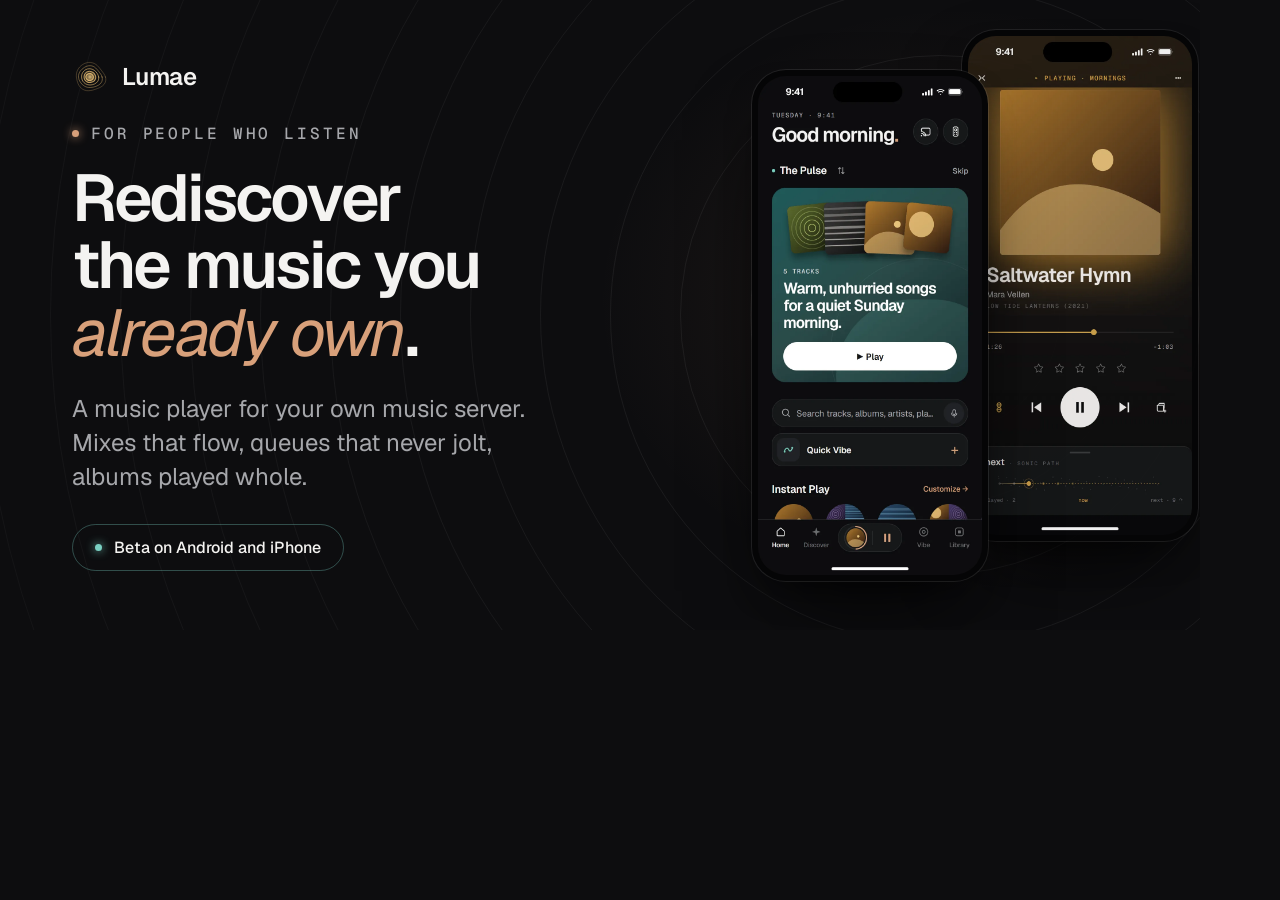
<file: tools/og/og.html>
<!doctype html>
<!--
  The 1200×630 share images in docs/assets/img/og/. Open with ?kind=music or
  ?kind=radio at 1200×630 and capture the page (tools/README.md, "Share images").
  The phones are the site's own screenshots, so recapture those first.
-->
<html lang="en">
  <head>
    <meta charset="utf-8" />
    <title>Lumae share image</title>
    <style>
      @font-face {
        font-family: 'Geist';
        src: url('../../docs/assets/fonts/geist-400.woff2') format('woff2');
        font-weight: 400;
      }
      @font-face {
        font-family: 'Geist';
        src: url('../../docs/assets/fonts/geist-400-italic.woff2') format('woff2');
        font-weight: 400;
        font-style: italic;
      }
      @font-face {
        font-family: 'Geist';
        src: url('../../docs/assets/fonts/geist-500.woff2') format('woff2');
        font-weight: 500;
      }
      @font-face {
        font-family: 'Geist';
        src: url('../../docs/assets/fonts/geist-600.woff2') format('woff2');
        font-weight: 600;
      }
      @font-face {
        font-family: 'Geist Mono';
        src: url('../../docs/assets/fonts/geist-mono-500.woff2') format('woff2');
        font-weight: 500;
      }
      :root {
        --bg: #0d0d0f;
        --text: #f4f3f1;
        --text-2: #a6a7ab;
        --accent: #d8a07a;
        --teal: #7ad0c2;
        --gold: #e0a93e;
        --border: #2a2b2e;
        --bezel: #050506;
      }
      * {
        box-sizing: border-box;
        margin: 0;
      }
      html,
      body {
        width: 1200px;
        height: 630px;
        overflow: hidden;
        background: var(--bg);
        color: var(--text);
        font-family: 'Geist', sans-serif;
      }
      .card {
        position: relative;
        width: 1200px;
        height: 630px;
        overflow: hidden;
        background:
          radial-gradient(520px 420px at 960px 300px, rgba(216, 160, 122, 0.1), transparent 70%),
          var(--bg);
      }
      .rings {
        position: absolute;
        left: 940px;
        top: 315px;
      }
      .rings span {
        position: absolute;
        border-radius: 50%;
        border: 1px solid rgba(255, 255, 255, 0.05);
        transform: translate(-50%, -50%);
      }
      .copy {
        position: absolute;
        left: 72px;
        top: 0;
        bottom: 0;
        width: 560px;
        display: flex;
        flex-direction: column;
        justify-content: center;
      }
      .brand {
        display: flex;
        align-items: center;
        gap: 14px;
        font-size: 24px;
        font-weight: 600;
        letter-spacing: -0.01em;
        margin-bottom: 28px;
      }
      .brand img {
        width: 36px;
        height: 36px;
      }
      .kicker {
        display: flex;
        align-items: center;
        gap: 12px;
        font-family: 'Geist Mono', monospace;
        font-weight: 500;
        font-size: 16px;
        letter-spacing: 0.18em;
        text-transform: uppercase;
        color: var(--text-2);
        margin-bottom: 20px;
      }
      .dot {
        width: 7px;
        height: 7px;
        border-radius: 50%;
        background: var(--dot);
        box-shadow: 0 0 10px var(--dot);
      }
      h1 {
        font-weight: 600;
        font-size: 66px;
        line-height: 1.02;
        letter-spacing: -0.035em;
        margin-bottom: 26px;
      }
      h1 em {
        font-weight: 400;
        font-style: italic;
        color: var(--accent);
      }
      .lead {
        max-width: 500px;
        font-size: 24px;
        line-height: 1.42;
        color: var(--text-2);
        margin-bottom: 30px;
      }
      .chip {
        align-self: flex-start;
        display: inline-flex;
        align-items: center;
        gap: 12px;
        padding: 12px 22px;
        border-radius: 999px;
        border: 1px solid var(--chip-border);
        font-size: 16px;
        font-weight: 500;
      }
      .phone {
        position: absolute;
        width: 236px;
        aspect-ratio: 390 / 844;
        border-radius: 34px;
        padding: 6px;
        background: var(--bezel);
        box-shadow:
          0 0 0 1px rgba(255, 255, 255, 0.09),
          0 40px 90px -30px rgba(0, 0, 0, 0.9),
          0 18px 40px -20px rgba(0, 0, 0, 0.7);
      }
      .phone img {
        display: block;
        width: 100%;
        height: 100%;
        border-radius: 28px;
      }
      .phone--back {
        left: 962px;
        top: 30px;
        opacity: 0.94;
      }
      .phone--front {
        left: 752px;
        top: 70px;
        z-index: 2;
      }
    </style>
  </head>
  <body>
    <div class="card">
      <div class="rings" id="rings"></div>
      <div class="copy" id="copy"></div>
      <figure class="phone phone--back"><img id="back" alt="" /></figure>
      <figure class="phone phone--front"><img id="front" alt="" /></figure>
    </div>
    <script>
      const KINDS = {
        music: {
          kicker: 'For people who listen',
          dot: '#d8a07a',
          title: 'Rediscover<br />the music you<br /><em>already own</em>.',
          lead: 'A music player for your own music server. Mixes that flow, queues that never jolt, albums played whole.',
          chip: 'Beta on Android and iPhone',
          chipDot: '#7ad0c2',
          front: 'home',
          back: 'now-playing',
        },
        radio: {
          kicker: 'Lumae Radio',
          dot: '#7ad0c2',
          title: 'Your library,<br /><em>on the air</em>.',
          lead: 'An always-on radio for a Raspberry Pi, playing stations made from your own music.',
          chip: 'Beta',
          chipDot: '#e0a93e',
          front: 'radio-remote',
          back: 'radio-why',
        },
      };
      const kind = KINDS[new URLSearchParams(location.search).get('kind')] || KINDS.music;
      const shots = '../../docs/assets/img/screens/';
      document.getElementById('front').src = shots + kind.front + '.webp';
      document.getElementById('back').src = shots + kind.back + '.webp';
      document.getElementById('copy').innerHTML = `
        <div class="brand"><img src="../../docs/assets/img/brand/mark.svg" alt="" />Lumae</div>
        <div class="kicker" style="--dot:${kind.dot}"><span class="dot"></span>${kind.kicker}</div>
        <h1>${kind.title}</h1>
        <p class="lead">${kind.lead}</p>
        <span class="chip" style="--dot:${kind.chipDot};--chip-border:${kind.chipDot}55"><span class="dot"></span>${kind.chip}</span>`;
      const rings = document.getElementById('rings');
      for (let r = 120; r <= 1300; r += 70) {
        const s = document.createElement('span');
        s.style.width = s.style.height = r * 2 + 'px';
        s.style.borderColor = `rgba(255,255,255,${Math.max(0.018, 0.07 - r / 26000)})`;
        rings.appendChild(s);
      }
    </script>
  </body>
</file>
<file: docs/assets/css/site.css>
/* lumaemusic.app — one stylesheet for every page. No external requests. */

@font-face {
  font-family: 'Geist';
  src: url('../fonts/geist-400.woff2') format('woff2');
  font-weight: 400;
  font-style: normal;
  font-display: swap;
}
@font-face {
  font-family: 'Geist';
  src: url('../fonts/geist-400-italic.woff2') format('woff2');
  font-weight: 400;
  font-style: italic;
  font-display: swap;
}
@font-face {
  font-family: 'Geist';
  src: url('../fonts/geist-500.woff2') format('woff2');
  font-weight: 500;
  font-style: normal;
  font-display: swap;
}
@font-face {
  font-family: 'Geist';
  src: url('../fonts/geist-600.woff2') format('woff2');
  font-weight: 600;
  font-style: normal;
  font-display: swap;
}
@font-face {
  font-family: 'Geist Mono';
  src: url('../fonts/geist-mono-400.woff2') format('woff2');
  font-weight: 400;
  font-style: normal;
  font-display: swap;
}
@font-face {
  font-family: 'Geist Mono';
  src: url('../fonts/geist-mono-500.woff2') format('woff2');
  font-weight: 500;
  font-style: normal;
  font-display: swap;
}

/* ---------- Tokens (from the app's theme, src/constants/theme.ts) ---------- */

:root {
  color-scheme: dark;
  --bg: #0d0d0f;
  --bg-raised: #111214;
  --surface: #161719;
  --surface-2: #202225;
  --text: #f4f3f1;
  --text-2: #a6a7ab;
  --text-3: #86878c;
  --accent: #d8a07a;
  --accent-dim: #926749;
  --accent-start: #eab98f;
  --accent-end: #b37458;
  --on-accent: #1c0d06;
  --accent-soft: rgba(216, 160, 122, 0.14);
  --border: #2a2b2e;
  --border-strong: #3c3d40;
  --ring-gold: #d9b26c;
  --teal: #7ad0c2;
  --sky: #88c5e8;
  --lavender: #c9a0e8;
  --rose: #d48aa0;
  --gold: #e0a93e;
  --glow-bronze: rgba(216, 160, 122, 0.22);
  --glow-teal: rgba(122, 208, 194, 0.18);
  --shadow-phone: 0 40px 90px -30px rgba(0, 0, 0, 0.85), 0 18px 40px -20px rgba(0, 0, 0, 0.6);
  --bezel: #050506;
  --header-bg: rgba(13, 13, 15, 0.72);

  --font-sans: 'Geist', ui-sans-serif, system-ui, -apple-system, 'Segoe UI', Roboto, sans-serif;
  --font-mono: 'Geist Mono', ui-monospace, 'SF Mono', Menlo, Consolas, monospace;

  --radius-sm: 10px;
  --radius: 16px;
  --radius-lg: 24px;
  --radius-pill: 999px;
  --wrap: 1180px;
  --gutter: clamp(16px, 4vw, 32px);
  --section-pad: clamp(40px, 5vw, 68px);
  --ease: cubic-bezier(0.22, 1, 0.36, 1);
}

@media (prefers-color-scheme: light) {
  :root:not([data-theme='dark']) {
    color-scheme: light;
    --bg: #f7f7f4;
    --bg-raised: #f1f0ed;
    --surface: #ffffff;
    --surface-2: #eae9e6;
    --text: #151619;
    --text-2: #57585b;
    --text-3: #68696d;
    --accent: #8c5331;
    --accent-dim: #b68f75;
    --accent-start: #a5683c;
    --accent-end: #7e432b;
    --on-accent: #ffffff;
    --accent-soft: rgba(140, 83, 49, 0.1);
    --border: #dfdedb;
    --border-strong: #cccac7;
    --ring-gold: #b98a3e;
    --teal: #218373;
    --sky: #287aa3;
    --lavender: #7652ac;
    --rose: #ae4c67;
    --gold: #a97416;
    --glow-bronze: rgba(179, 118, 70, 0.18);
    --glow-teal: rgba(33, 131, 115, 0.12);
    --shadow-phone: 0 40px 80px -36px rgba(40, 30, 20, 0.45), 0 16px 32px -22px rgba(40, 30, 20, 0.35);
    --bezel: #1a1a1c;
    --header-bg: rgba(247, 247, 244, 0.78);
  }
}

:root[data-theme='light'] {
  color-scheme: light;
  --bg: #f7f7f4;
  --bg-raised: #f1f0ed;
  --surface: #ffffff;
  --surface-2: #eae9e6;
  --text: #151619;
  --text-2: #57585b;
  --text-3: #68696d;
  --accent: #8c5331;
  --accent-dim: #b68f75;
  --accent-start: #a5683c;
  --accent-end: #7e432b;
  --on-accent: #ffffff;
  --accent-soft: rgba(140, 83, 49, 0.1);
  --border: #dfdedb;
  --border-strong: #cccac7;
  --ring-gold: #b98a3e;
  --teal: #218373;
  --sky: #287aa3;
  --lavender: #7652ac;
  --rose: #ae4c67;
  --gold: #a97416;
  --glow-bronze: rgba(179, 118, 70, 0.18);
  --glow-teal: rgba(33, 131, 115, 0.12);
  --shadow-phone: 0 40px 80px -36px rgba(40, 30, 20, 0.45), 0 16px 32px -22px rgba(40, 30, 20, 0.35);
  --bezel: #1a1a1c;
  --header-bg: rgba(247, 247, 244, 0.78);
}

/* ---------- Base ---------- */

*,
*::before,
*::after {
  box-sizing: border-box;
}

html {
  -webkit-text-size-adjust: 100%;
  text-size-adjust: 100%;
  scroll-behavior: smooth;
  scroll-padding-top: 24px;
}

body {
  margin: 0;
  background: var(--bg);
  color: var(--text);
  font-family: var(--font-sans);
  font-size: 1.0625rem;
  line-height: 1.6;
  font-feature-settings: 'ss01' 1;
  -webkit-font-smoothing: antialiased;
  -moz-osx-font-smoothing: grayscale;
  overflow-x: hidden;
}

img,
svg {
  display: block;
  max-width: 100%;
}

a {
  color: inherit;
}

p {
  margin: 0;
}

h1,
h2,
h3,
h4 {
  margin: 0;
  font-weight: 500;
  line-height: 1.2;
  text-wrap: balance;
}

p,
li {
  text-wrap: pretty;
}

:focus-visible {
  outline: 2px solid var(--accent);
  outline-offset: 3px;
}

::selection {
  background: var(--accent-soft);
}

.visually-hidden {
  position: absolute !important;
  width: 1px;
  height: 1px;
  padding: 0;
  margin: -1px;
  overflow: hidden;
  clip: rect(0 0 0 0);
  white-space: nowrap;
  border: 0;
}

.skip-link {
  position: absolute;
  left: 12px;
  top: -60px;
  z-index: 100;
  padding: 10px 16px;
  border-radius: var(--radius-pill);
  background: var(--surface);
  color: var(--text);
  text-decoration: none;
  border: 1px solid var(--border-strong);
}
.skip-link:focus {
  top: 12px;
}

.wrap {
  width: 100%;
  max-width: var(--wrap);
  margin-inline: auto;
  padding-inline: var(--gutter);
}

.section {
  position: relative;
  padding-block: var(--section-pad);
}

/* ---------- Type ---------- */

.kicker {
  font-weight: 500;
  font-size: 1rem;
  color: var(--text-2);
}
.h2 {
  font-size: clamp(1.8rem, 1.15rem + 2vw, 2.7rem);
  line-height: 1.02;
  letter-spacing: -0.038em;
}
.lead {
  font-size: clamp(1.05rem, 0.98rem + 0.3vw, 1.18rem);
  line-height: 1.55;
  color: var(--text-2);
  max-width: 38em;
}
.lead strong {
  color: var(--text);
  font-weight: 600;
}
/* ---------- Buttons ---------- */

.btn {
  display: inline-flex;
  align-items: center;
  justify-content: center;
  gap: 10px;
  min-height: 48px;
  padding: 12px 24px;
  border-radius: var(--radius-pill);
  font: 500 1rem/1.2 var(--font-sans);
  text-decoration: none;
  border: 1px solid transparent;
  cursor: pointer;
  transition:
    background-color 0.2s var(--ease),
    border-color 0.2s var(--ease);
}
.btn--primary {
  background: var(--accent);
  color: var(--on-accent);
}
.btn--primary:hover {
  background: var(--accent-start);
}
.btn--ghost {
  background: transparent;
  color: var(--text);
  border-color: var(--border-strong);
}
.btn--ghost:hover {
  border-color: var(--text);
}
.btn--small {
  min-height: 38px;
  padding: 8px 16px;
  font-size: 0.9375rem;
}
.btn svg {
  width: 18px;
  height: 18px;
}

/* ---------- Brand and theme button ---------- */
.brand {
  display: inline-flex;
  align-items: center;
  gap: 10px;
  text-decoration: none;
  font-weight: 500;
  font-size: 1.1875rem;
  letter-spacing: -0.03em;
}
.brand svg {
  width: 30px;
  height: 30px;
}

.icon-btn {
  display: inline-grid;
  place-items: center;
  width: 40px;
  height: 40px;
  border-radius: 50%;
  border: 1px solid var(--border);
  background: transparent;
  color: var(--text-2);
  cursor: pointer;
  transition:
    color 0.2s,
    border-color 0.2s,
    background-color 0.2s;
}
.icon-btn:hover {
  color: var(--text);
  border-color: var(--border-strong);
  background: var(--surface);
}
.icon-btn svg {
  width: 18px;
  height: 18px;
}
.theme-toggle .icon-sun {
  display: none;
}
:root[data-theme='light'] .theme-toggle .icon-sun {
  display: block;
}
:root[data-theme='light'] .theme-toggle .icon-moon {
  display: none;
}
@media (prefers-color-scheme: light) {
  :root:not([data-theme='dark']) .theme-toggle .icon-sun {
    display: block;
  }
  :root:not([data-theme='dark']) .theme-toggle .icon-moon {
    display: none;
  }
}

/* The brand mark has a darker bronze version for the light theme. */
.brand img,
.lost-mark {
  flex: none;
}

/* ---------- Button rows and chips ---------- */
.hero-actions {
  display: flex;
  flex-wrap: wrap;
  gap: 12px;
  margin-top: 6px;
}
.chip {
  display: inline-flex;
  align-items: center;
  gap: 8px;
  padding: 6px 12px;
  border-radius: var(--radius-pill);
  border: 1px solid var(--border);
  background: color-mix(in srgb, var(--surface) 70%, transparent);
  font-size: 0.8125rem;
  color: var(--text-2);
  white-space: nowrap;
}
@keyframes breathe {
  from {
    transform: scale(0.985);
  }
  to {
    transform: scale(1.015);
  }
}

/* ---------- Demo panels ---------- */

.panel {
  border-radius: var(--radius-lg);
  border: 1px solid var(--border);
  background:
    radial-gradient(90% 70% at 50% 0%, color-mix(in srgb, var(--panel-glow, var(--accent)) 8%, transparent), transparent 70%),
    var(--surface);
  padding: clamp(18px, 3vw, 28px);
}
.panel-head {
  display: flex;
  flex-wrap: wrap;
  align-items: center;
  justify-content: space-between;
  gap: 12px;
  margin-bottom: 14px;
}
.panel-label {
  font-family: var(--font-mono);
  font-size: 0.72rem;
  letter-spacing: 0.15em;
  text-transform: uppercase;
  color: var(--text-3);
}
.segmented {
  display: inline-flex;
  padding: 3px;
  border-radius: var(--radius-pill);
  background: var(--bg-raised);
  border: 1px solid var(--border);
}
.segmented button {
  appearance: none;
  border: 0;
  background: transparent;
  color: var(--text-2);
  font: 500 0.875rem/1 var(--font-sans);
  padding: 9px 16px;
  border-radius: var(--radius-pill);
  cursor: pointer;
  transition:
    background-color 0.2s,
    color 0.2s;
}
.segmented button[aria-pressed='true'],
.segmented button[aria-selected='true'] {
  background: var(--surface);
  color: var(--text);
  box-shadow:
    inset 0 0 0 1.5px var(--accent),
    0 1px 2px rgb(0 0 0 / 0.15);
}

/* Mood Compass typing demo */
.compass {
  display: grid;
  gap: 16px;
}
.compass-input {
  position: relative;
  padding: 18px 20px 36px;
  border-radius: 20px;
  border: 1px solid color-mix(in srgb, var(--accent) 40%, var(--border));
  background:
    radial-gradient(80% 120% at 0% 0%, var(--accent-soft), transparent 70%),
    var(--bg-raised);
  min-height: 112px;
  font-size: clamp(1.15rem, 1rem + 0.6vw, 1.45rem);
  letter-spacing: -0.01em;
}
.compass-input .typed {
  color: var(--text);
}
.compass-input .caret {
  display: inline-block;
  width: 2px;
  height: 1.1em;
  margin-left: 2px;
  background: var(--accent);
  vertical-align: -0.15em;
  animation: blink 1s steps(1) infinite;
}
@keyframes blink {
  50% {
    opacity: 0;
  }
}
.compass-input .count {
  position: absolute;
  right: 18px;
  bottom: 12px;
  font-family: var(--font-mono);
  font-size: 0.75rem;
  color: var(--text-3);
}
.compass-chips {
  display: flex;
  flex-wrap: wrap;
  align-content: flex-start;
  gap: 8px;
  min-height: 84px;
}
.compass-chips .chip {
  opacity: 0;
  transform: translateY(6px);
  transition:
    opacity 0.4s var(--ease),
    transform 0.4s var(--ease);
}
.compass-chips .chip.is-in {
  opacity: 1;
  transform: none;
}
.compass-chips .chip i {
  font-style: normal;
  font-family: var(--font-mono);
  font-size: 0.72rem;
  color: var(--text-3);
}

/* Sonic DNA radar */
.radar {
  width: 100%;
  max-width: 480px;
  margin-inline: auto;
}
.radar .web {
  fill: none;
  stroke: color-mix(in srgb, var(--text) 10%, transparent);
}
.radar .axis {
  stroke: color-mix(in srgb, var(--text) 8%, transparent);
}
.radar .shape {
  fill: color-mix(in srgb, var(--rose) 22%, transparent);
  stroke: var(--rose);
  stroke-width: 2;
  stroke-linejoin: round;
  transition: d 0.9s var(--ease);
}
.radar .pt {
  fill: var(--bg);
  stroke: var(--rose);
  stroke-width: 2;
}
.radar text {
  font-family: var(--font-mono);
  font-size: 13px;
  letter-spacing: 0.1em;
  fill: var(--text-2);
  text-transform: uppercase;
}

/* Crossfade diagram */
.xfade {
  width: 100%;
  height: auto;
}
.xfade .wave-a {
  fill: color-mix(in srgb, var(--sky) 30%, transparent);
  stroke: var(--sky);
  stroke-width: 1.2;
}
.xfade .wave-b {
  fill: color-mix(in srgb, var(--accent) 30%, transparent);
  stroke: var(--accent);
  stroke-width: 1.2;
}
.xfade .fade {
  fill: none;
  stroke-width: 2;
  stroke-dasharray: 4 5;
}
.xfade .fade-a {
  stroke: var(--sky);
}
.xfade .fade-b {
  stroke: var(--accent);
}
.xfade text {
  font-family: var(--font-mono);
  font-size: 15px;
  letter-spacing: 0.1em;
  fill: var(--text-3);
  text-transform: uppercase;
}
.xfade .overlap {
  fill: color-mix(in srgb, var(--text) 5%, transparent);
}

/* Energy curve (radio) */
.energy-svg {
  width: 100%;
  height: auto;
  overflow: visible;
  touch-action: pan-y;
  cursor: crosshair;
}
.energy-svg .grid line {
  stroke: color-mix(in srgb, var(--text) 7%, transparent);
}
.energy-svg .area {
  fill: url(#energyFill);
}
.energy-svg .curve {
  fill: none;
  stroke: var(--teal);
  stroke-width: 2.5;
  stroke-linecap: round;
}
.energy-svg .ctrl {
  fill: var(--surface);
  stroke: var(--teal);
  stroke-width: 2;
}
.energy-svg .now-line {
  stroke: var(--text-3);
  stroke-dasharray: 3 4;
}
.energy-svg .now-dot {
  fill: var(--accent);
  filter: drop-shadow(0 0 8px var(--accent));
}
.energy-svg .scrub-line {
  stroke: var(--text-2);
  opacity: 0;
  transition: opacity 0.2s;
}
.energy-svg .scrub-dot {
  fill: var(--text);
  opacity: 0;
  transition: opacity 0.2s;
}
.energy-svg.is-scrubbing .scrub-line,
.energy-svg.is-scrubbing .scrub-dot {
  opacity: 1;
}
.energy-svg text {
  font-family: var(--font-mono);
  font-size: 16px;
  letter-spacing: 0.06em;
  fill: var(--text-3);
}
.energy-readout {
  margin-top: 10px;
  font-size: 1.0625rem;
  color: var(--text-2);
  min-height: 1.6em;
}
.energy-readout strong {
  color: var(--text);
  font-weight: 600;
}

/* ---------- Requirements ---------- */

.reqs {
  display: grid;
  border-bottom: 1px solid var(--border);
}
.req {
  display: grid;
  grid-template-columns: minmax(150px, 0.55fr) 1fr;
  gap: 18px;
  padding: 14px 0;
  border-top: 1px solid var(--border);
}
.req dt {
  font-weight: 500;
  color: var(--text);
}
.req dd {
  margin: 0;
  color: var(--text-2);
}
.req dd strong {
  color: var(--text);
  font-weight: 600;
}
@media (max-width: 640px) {
  .req {
    grid-template-columns: 1fr;
    gap: 6px;
  }
}

/* ---------- Footer ---------- */

.site-footer {
  border-top: 1px solid var(--border);
  padding-block: 48px 40px;
}
.footer-grid {
  display: grid;
  grid-template-columns: 1.4fr repeat(3, 1fr);
  gap: 32px;
}
.footer-grid h2 {
  font-size: 0.9375rem;
  font-weight: 500;
  margin-bottom: 14px;
}
.footer-grid ul {
  list-style: none;
  padding: 0;
  margin: 0;
  display: grid;
  gap: 10px;
}
.footer-grid a {
  color: var(--text-2);
  text-decoration: none;
  font-size: 0.95rem;
}
.footer-grid a:hover {
  color: var(--text);
}
.footer-note {
  margin-top: 40px;
  padding-top: 24px;
  border-top: 1px solid var(--border);
  display: flex;
  flex-wrap: wrap;
  gap: 8px 24px;
  justify-content: space-between;
  font-size: 0.8125rem;
  color: var(--text-3);
}
@media (max-width: 760px) {
  .footer-grid {
    grid-template-columns: 1fr 1fr;
  }
  .footer-grid > :first-child {
    grid-column: 1 / -1;
  }
}

/* ---------- Document pages: guide, radio guide, beta, privacy, changelog ---------- */

.doc,
.doc-head {
  display: grid;
  grid-template-columns: 240px minmax(0, 1fr);
  column-gap: clamp(32px, 6vw, 80px);
  align-items: start;
}
.doc-head > * {
  grid-column: 2;
  max-width: 44rem;
}
.doc-head h1 {
  color: var(--text);
  font-size: clamp(2.2rem, 1.5rem + 2.6vw, 3.4rem);
  letter-spacing: -0.04em;
  line-height: 1.04;
  margin-bottom: 12px;
}
.doc-toc {
  position: sticky;
  top: 32px;
  font-size: 0.9375rem;
}
.doc-toc summary {
  list-style: none;
  font-weight: 500;
  color: var(--text-2);
  margin-bottom: 14px;
}
.doc-toc summary::-webkit-details-marker {
  display: none;
}
@media (min-width: 901px) {
  /* Always open beside the text; it only folds on small screens. */
  .doc-toc summary {
    pointer-events: none;
  }
}
/* The contents list is the path again: a line, a dot for each part, bronze where you are. */
.doc-toc ol {
  position: relative;
  list-style: none;
  margin: 0;
  padding: 0;
  display: grid;
  gap: 2px;
}
.doc-toc ol::before {
  content: '';
  position: absolute;
  left: 3px;
  top: 14px;
  bottom: 14px;
  width: 1px;
  background: var(--border-strong);
}
.doc-toc a {
  position: relative;
  display: block;
  padding: 5px 0 5px 24px;
  color: var(--text-2);
  text-decoration: none;
  line-height: 1.35;
}
.doc-toc a::before {
  content: '';
  position: absolute;
  left: 0;
  top: 0.72em;
  width: 7px;
  height: 7px;
  border-radius: 50%;
  background: var(--border-strong);
  box-shadow: 0 0 0 4px var(--bg);
}
.doc-toc a:hover,
.doc-toc a.is-active {
  color: var(--text);
}
.doc-toc a:hover::before {
  background: var(--text);
}
.doc-toc a.is-active::before {
  background: var(--accent);
}
/* Contents with a second level (changelog, guide): no dots, set in. */
.doc-toc ol ol {
  gap: 0;
  margin: 0 0 8px;
  padding-bottom: 0;
  columns: auto;
}
.doc-toc ol ol::before,
.doc-toc ol ol a::before {
  content: none;
}
.doc-toc ol ol a {
  padding: 3px 0 3px 36px;
  font-size: 0.875rem;
}
.doc-toc--nested li {
  break-inside: avoid;
}
.prose {
  max-width: 44rem;
  color: var(--text-2);
  font-size: 1.0625rem;
}
.prose h2 {
  color: var(--text);
  font-size: 1.6rem;
  letter-spacing: -0.03em;
  line-height: 1.15;
  margin: 2.6em 0 0.7em;
}
.prose h3 {
  color: var(--text);
  font-size: 1.15rem;
  letter-spacing: -0.015em;
  margin: 2em 0 0.6em;
}
.prose h4 {
  font-size: 1rem;
  color: var(--text);
  margin: 1.6em 0 0.6em;
}
.prose p,
.prose ul,
.prose .table-wrap {
  margin: 0 0 1.1em;
}
.prose .table-wrap {
  overflow-x: auto;
}
.prose ul {
  padding-left: 1.2em;
}
.prose li {
  margin-bottom: 0.45em;
}
.prose li::marker {
  color: var(--text-3);
}
.prose strong {
  color: var(--text);
  font-weight: 600;
}
.prose a {
  color: var(--text);
  text-decoration-thickness: 1px;
  text-underline-offset: 4px;
}
.prose a:hover {
  color: var(--accent);
}
.prose code {
  font-family: var(--font-mono);
  font-size: 0.86em;
  padding: 2px 6px;
  border-radius: 6px;
  background: var(--surface-2);
  color: var(--text);
  word-break: break-word;
}
.prose table {
  width: 100%;
  border-collapse: collapse;
  font-size: 0.95rem;
}
.prose th,
.prose td {
  text-align: left;
  vertical-align: top;
  padding: 12px 14px;
  border-bottom: 1px solid var(--border);
}
.prose th {
  font-weight: 500;
  font-size: 0.875rem;
  color: var(--text-2);
  border-bottom-color: var(--border-strong);
}
.prose td:first-child {
  color: var(--text);
  min-width: 11em;
}
.doc-meta {
  font-size: 0.9375rem;
  color: var(--text-2);
  margin-bottom: 2em;
}
@media (max-width: 900px) {
  .doc,
  .doc-head {
    grid-template-columns: 1fr;
  }
  .doc-head > * {
    grid-column: 1;
  }
  .doc-toc {
    position: static;
  }
  .doc-toc details {
    border-block: 1px solid var(--border);
  }
  .doc-toc summary {
    cursor: pointer;
    display: flex;
    align-items: center;
    justify-content: space-between;
    min-height: 48px;
    margin: 0;
  }
  .doc-toc summary::after {
    content: '';
    width: 8px;
    height: 8px;
    border-right: 1.6px solid var(--text-2);
    border-bottom: 1.6px solid var(--text-2);
    transform: translateY(-30%) rotate(45deg);
    transition: transform 0.3s var(--ease);
  }
  .doc-toc details[open] summary::after {
    transform: translateY(20%) rotate(-135deg);
  }
  .doc-toc ol {
    columns: 2;
    display: block;
    padding-bottom: 14px;
  }
  /* In two columns the line would run down the first one only. */
  .doc-toc ol::before {
    content: none;
  }
  .doc-toc li {
    break-inside: avoid;
  }
}

/* ---------- Page pieces ---------- */

figure {
  margin: 0;
}
.sprite {
  position: absolute;
  width: 0;
  height: 0;
  overflow: hidden;
}
.icon-btn svg {
  fill: none;
  stroke: currentColor;
  stroke-width: 1.7;
  stroke-linecap: round;
  stroke-linejoin: round;
}

/* Theme-matched screenshots: the light image shows only in the light theme. */
.only-light {
  display: none !important;
}
@media (prefers-color-scheme: light) {
  :root:not([data-theme='dark']) .only-light {
    display: block !important;
  }
  :root:not([data-theme='dark']) .only-dark {
    display: none !important;
  }
}
:root[data-theme='light'] .only-light {
  display: block !important;
}
:root[data-theme='light'] .only-dark {
  display: none !important;
}

/* Lumae Radio: the device, drawn */
.device-svg {
  width: 100%;
  height: auto;
  color: var(--text-2);
}
.device-svg .board,
.device-svg .hat,
.device-svg .spk,
.device-svg .phone-body {
  fill: var(--bg-raised);
  stroke: currentColor;
  stroke-width: 1.6;
}
.device-svg .hat {
  fill: var(--surface-2);
}
.device-svg .port,
.device-svg .jack,
.device-svg .tweeter,
.device-svg .woofer,
.device-svg .pin {
  fill: none;
  stroke: currentColor;
  stroke-width: 1.4;
}
.device-svg .hole,
.device-svg .jack-in,
.device-svg .woofer-in {
  fill: currentColor;
  opacity: 0.55;
}
.device-svg .phone-screen {
  fill: color-mix(in srgb, var(--teal) 18%, var(--surface));
}
.device-svg .screen-art {
  fill: var(--accent);
  opacity: 0.85;
}
.device-svg .cable {
  fill: none;
  stroke: var(--text-3);
  stroke-width: 2;
  stroke-linecap: round;
}
.device-svg .led {
  fill: var(--teal);
}
.device-svg .signal,
.device-svg .wave {
  fill: none;
  stroke: var(--teal);
  stroke-width: 2;
  stroke-linecap: round;
}
.device-svg .wave {
  animation: wave 2.4s ease-in-out infinite;
}
.device-svg .w2 {
  animation-delay: 0.3s;
}
.device-svg .w3 {
  animation-delay: 0.6s;
}
@keyframes wave {
  0%,
  100% {
    opacity: 0.15;
  }
  50% {
    opacity: 1;
  }
}
.device-svg text {
  font-family: var(--font-sans);
  font-size: 14px;
  fill: var(--text-2);
}
@media (max-width: 600px) {
  .device-svg text {
    font-size: 20px;
  }
}
.segmented {
  flex-wrap: wrap;
}

.try-row {
  display: flex;
  flex-wrap: wrap;
  align-items: center;
  gap: 8px;
}
.try-row .panel-label {
  margin-right: 4px;
}
.chip-btn {
  appearance: none;
  font: 500 0.8125rem/1 var(--font-sans);
  color: var(--text-2);
  padding: 9px 13px;
  border-radius: var(--radius-pill);
  border: 1px solid var(--border-strong);
  background: transparent;
  cursor: pointer;
  transition:
    color 0.2s,
    border-color 0.2s,
    background-color 0.2s;
}
.chip-btn:hover {
  color: var(--text);
  border-color: var(--text-3);
}
.chip-btn[aria-pressed='true'] {
  color: var(--text);
  border-color: var(--accent);
  background: var(--accent-soft);
}

/* Document pages and 404 */
.section--doc {
  padding-top: clamp(40px, 6vw, 72px);
}

/* Changelog: each release is a dated entry under its product. */
.changelog > h2 {
  padding-bottom: 0.5em;
  border-bottom: 1px solid var(--border-strong);
}
.change {
  padding: 28px 0 6px;
}
.change + .change {
  border-top: 1px solid var(--border);
}
.change-head {
  display: flex;
  flex-wrap: wrap;
  align-items: baseline;
  gap: 4px 14px;
  margin-bottom: 1em;
}
.change-head h3 {
  margin: 0;
  font-size: 1.3rem;
  letter-spacing: -0.02em;
}
.change-head .change-meta {
  margin: 0;
  font-size: 0.9375rem;
  color: var(--text-2);
}
.change h4:first-of-type {
  margin-top: 0.4em;
}
.doc-source {
  margin-top: 3em;
  padding-top: 1.4em;
  border-top: 1px solid var(--border);
  font-size: 0.9375rem;
  color: var(--text-3);
}
.section--lost {
  min-height: 70vh;
  display: grid;
  align-items: center;
}
.lost {
  display: grid;
  justify-items: center;
  text-align: center;
  gap: 18px;
}
.lost .hero-actions {
  justify-content: center;
}
.lost-mark {
  width: 96px;
  height: 96px;
  animation: breathe 6s var(--ease) infinite alternate;
}

.footer-tag {
  margin-top: 14px;
  max-width: 22em;
  font-size: 0.9375rem;
  color: var(--text-2);
}

/* ---------- Small screens and touch ---------- */

@media (max-width: 600px) {
  .h2 {
    letter-spacing: -0.03em;
  }
  /* Switchers and tabs stay on one row, in equal parts. */
  .segmented {
    display: grid;
    grid-auto-flow: column;
    grid-auto-columns: 1fr;
    width: 100%;
  }
  .segmented button {
    padding-inline: 6px;
    white-space: nowrap;
  }
  .hide-sm {
    display: none;
  }
  /* Chart text is drawn in chart units; keep it readable on a phone. */
  .xfade text {
    font-size: 21px;
  }
  .energy-svg text {
    font-size: 22px;
  }
  .radar text {
    font-size: 16px;
  }
}
@media (pointer: coarse) {
  .segmented button,
  .chip-btn {
    min-height: 44px;
  }
  .icon-btn {
    width: 44px;
    height: 44px;
  }
  .footer-grid a {
    display: inline-block;
    padding-block: 6px;
  }
}

/* ---------- Without JavaScript ---------- */

/* The demos need the script; their controls would do nothing. */
.no-js [data-demo] .segmented,
.no-js [data-demo] [data-action],
.no-js [data-demo] .try-row {
  display: none;
}

/* ---------- Reduced motion ---------- */

@media (prefers-reduced-motion: reduce) {
  html {
    scroll-behavior: auto;
  }
  *,
  *::before,
  *::after {
    animation-duration: 0.001ms !important;
    animation-iteration-count: 1 !important;
    transition-duration: 0.001ms !important;
  }
}

/* ---------- Guides: releases, steps and commands ---------- */

.release-card {
  display: flex;
  flex-wrap: wrap;
  align-items: center;
  justify-content: space-between;
  gap: 16px 40px;
  padding-block: 18px;
  border-block: 1px solid var(--border-strong);
}
.release-name {
  font-weight: 500;
  color: var(--text);
}
.release-meta {
  font-size: 0.9375rem;
  color: var(--text-2);
}
.install-steps {
  list-style: none;
  padding: 0;
  margin: 32px 0 0;
  display: grid;
  gap: 28px;
  counter-reset: step;
}
.install-steps li {
  counter-increment: step;
  position: relative;
  min-width: 0;
  padding: 22px 0 0 44px;
  border-top: 1px solid var(--border);
  display: grid;
  gap: 12px;
}
.install-steps li::before {
  content: counter(step);
  position: absolute;
  left: 0;
  top: 20px;
  font-weight: 500;
  font-size: 1.125rem;
  color: var(--accent);
}
.install-steps h3 {
  font-size: 1.125rem;
}
.install-steps p {
  color: var(--text-2);
  font-size: 0.96rem;
  max-width: 46rem;
}
.install-steps p strong {
  color: var(--text);
  font-weight: 600;
}
.install-steps code,
.req dd code {
  font-family: var(--font-mono);
  font-size: 0.86em;
  padding: 2px 6px;
  border-radius: 6px;
  background: var(--surface-2);
  color: var(--text);
  overflow-wrap: anywhere;
}
.cmd {
  margin: 0;
  min-width: 0;
  padding: 16px 18px;
  border-radius: var(--radius);
  border: 1px solid var(--border);
  background: var(--bg);
  overflow-x: auto;
}
.install-steps .cmd code {
  display: block;
  padding: 0;
  background: none;
  font-size: 0.82rem;
  line-height: 1.6;
  white-space: pre;
  overflow-wrap: normal;
}
.cmd-wrap {
  position: relative;
  min-width: 0;
}
.cmd-wrap .cmd {
  padding-top: 44px;
}
.cmd-copy {
  position: absolute;
  top: 8px;
  right: 8px;
  padding: 4px 10px;
  border-radius: 999px;
  border: 1px solid var(--border-strong);
  background: var(--surface);
  color: var(--text-2);
  font: 500 0.75rem var(--font-sans);
  cursor: pointer;
}
.cmd-copy:hover,
.cmd-copy:focus-visible {
  color: var(--text);
  border-color: var(--accent);
}
.req dd code.hash {
  font-size: 0.8em;
  word-break: break-all;
}

/* ---------- Demo sizes ---------- */
.radar {
  max-width: 420px;
}
.compass-input {
  min-height: 96px;
}
.compass-chips {
  min-height: 72px;
}

/* Radio guide: commands, steps and cards inside running text */
.prose .cmd,
.prose .cmd-wrap,
.prose .release-card,
.prose .reqs,
.prose .install-steps {
  margin: 0 0 1.2em;
}
.prose .cmd-wrap .cmd {
  margin: 0;
}
.prose .cmd code,
.install-steps .cmd code {
  display: block;
  padding: 0;
  background: none;
  font-size: 0.82rem;
  line-height: 1.6;
  white-space: pre;
  word-break: normal;
  overflow-wrap: normal;
}
.prose .install-steps h3 {
  margin: 0;
}
.prose .install-steps p {
  margin: 0;
}
.prose .install-steps li::marker {
  content: none;
}
.prose .reqs dd {
  font-size: 0.96rem;
}
.prose .release-card p {
  margin: 0;
}
.prose ol.doc-steps {
  padding-left: 1.4em;
  margin: 0 0 1.1em;
}
.prose ol.doc-steps li {
  margin-bottom: 0.6em;
  padding-left: 0.2em;
}
.prose ol.doc-steps li::marker {
  color: var(--accent);
  font-family: var(--font-mono);
  font-size: 0.9em;
}
.prose td code,
.prose th code {
  white-space: nowrap;
}
.prose td:first-child {
  min-width: 0;
  white-space: nowrap;
}
.doc-head .kicker {
  margin-bottom: 10px;
}
.prose .install-steps .cmd,
.prose .install-steps .cmd-wrap {
  margin: 0;
}
.prose .install-steps li {
  margin: 0;
}
.prose .btn {
  text-decoration: none;
}
.prose .btn--primary {
  color: var(--on-accent);
}
.prose .btn--ghost {
  color: var(--text);
}
.prose {
  min-width: 0;
}
@media (max-width: 900px) {
  .doc {
    grid-template-columns: minmax(0, 1fr);
    row-gap: 24px;
  }
}

/* ---------- Path: one line through the page (WD) ---------- */

.p-header .wrap {
  display: flex;
  flex-wrap: wrap;
  align-items: center;
  gap: 0 28px;
  padding-block: 18px 10px;
}
.p-header .brand {
  min-height: 44px;
  margin-right: auto;
}
.p-nav {
  display: flex;
  flex-wrap: wrap;
  align-items: center;
  gap: 0 26px;
}
.p-nav a {
  display: inline-flex;
  align-items: center;
  min-height: 44px;
  color: var(--text-2);
  text-decoration: none;
  transition: color 0.2s;
}
.p-nav a:hover,
.p-nav a[aria-current='page'] {
  color: var(--text);
}
.p-nav a[aria-current='page'] {
  font-weight: 500;
}
.p-header-actions {
  display: flex;
  align-items: center;
  gap: 10px;
}
.p-header .icon-btn {
  width: 44px;
  height: 44px;
  border-color: transparent;
}
.p-cta {
  display: inline-flex;
  align-items: center;
  min-height: 44px;
  font-weight: 500;
  white-space: nowrap;
  text-decoration: underline;
  text-decoration-color: var(--accent);
  text-decoration-thickness: 2px;
  text-underline-offset: 6px;
}
.p-cta:hover {
  color: var(--accent);
}
@media (max-width: 760px) {
  .p-nav {
    order: 3;
    flex-basis: 100%;
    gap: 0 22px;
  }
}

.p-hero {
  padding-top: clamp(36px, 6vw, 72px);
}
.p-title {
  max-width: 11.5em;
  font-weight: 500;
  font-size: clamp(2.75rem, 6.6vw, 6rem);
  line-height: 1;
  letter-spacing: -0.04em;
}
.p-hero-row {
  display: flex;
  flex-wrap: wrap;
  align-items: flex-end;
  justify-content: space-between;
  gap: 32px 72px;
  margin-top: 40px;
}
.p-lead {
  flex: 1 1 420px;
  max-width: 31em;
  font-size: 1.25rem;
  line-height: 1.5;
  color: var(--text-2);
}
.p-lead strong {
  font-weight: 500;
  color: var(--text);
}
.p-actions {
  display: flex;
  flex-wrap: wrap;
  align-items: center;
  gap: 12px 28px;
}
.p-btn {
  display: inline-flex;
  align-items: center;
  min-height: 52px;
  padding: 0 28px;
  border-radius: 999px;
  background: var(--accent);
  color: var(--on-accent);
  font-weight: 600;
  font-size: 1.125rem;
  text-decoration: none;
  transition: background-color 0.2s;
}
.p-btn:hover {
  background: var(--accent-start);
}
.p-link {
  display: inline-flex;
  align-items: center;
  min-height: 44px;
  color: var(--text-2);
  text-underline-offset: 5px;
  transition: color 0.2s;
}
.p-link:hover {
  color: var(--text);
}
.p-needs {
  margin-top: 28px;
  max-width: 46em;
  font-size: 0.9375rem;
  color: var(--text-2);
}
.p-needs a,
.p-text a {
  color: var(--text);
  text-underline-offset: 4px;
}
.p-needs a:hover,
.p-text a:hover {
  color: var(--accent);
}

/* The figure: a line of songs, or the radio's day. */
.p-fig {
  padding-block: clamp(64px, 8vw, 104px) clamp(72px, 9vw, 120px);
}
.p-fig-head {
  display: flex;
  flex-wrap: wrap;
  align-items: baseline;
  justify-content: space-between;
  gap: 8px 32px;
  margin-bottom: 28px;
}
.p-fig-title {
  font-weight: 500;
  font-size: 1.375rem;
  letter-spacing: -0.01em;
}
.p-seg {
  display: flex;
  flex-wrap: wrap;
  gap: 0 28px;
}
.p-seg button {
  min-height: 44px;
  padding: 0;
  border: 0;
  border-bottom: 2px solid transparent;
  border-radius: 0;
  background: none;
  color: var(--text-2);
  font: 500 1rem/1 var(--font-sans);
  cursor: pointer;
  transition: color 0.2s;
}
.p-seg button:hover,
.p-seg button[aria-pressed='true'] {
  color: var(--text);
}
.p-seg button[aria-pressed='true'] {
  border-bottom-color: var(--accent);
}
.no-js .p-seg {
  display: none;
}
.p-line {
  width: 100%;
  max-width: none;
  height: clamp(150px, 17vw, 240px);
  overflow: visible;
}
.p-line g {
  transition: opacity 0.35s var(--ease);
}
.p-line .trace {
  fill: none;
  stroke: var(--text);
  stroke-width: 2;
  stroke-linejoin: round;
  stroke-linecap: round;
  vector-effect: non-scaling-stroke;
}
.p-line .is-shuffle .trace {
  stroke: var(--text-3);
}
.p-line .dot {
  fill: none;
  stroke-linecap: round;
  stroke-width: clamp(7px, 1.15vw, 16px);
  vector-effect: non-scaling-stroke;
}
.p-line .dot.ring {
  stroke: var(--accent);
  stroke-width: calc(clamp(7px, 1.15vw, 16px) + 12px);
}
.p-line .dot.gap {
  stroke: var(--bg);
  stroke-width: calc(clamp(7px, 1.15vw, 16px) + 8px);
}
.p-line .e-calm {
  stroke: var(--sky);
}
.p-line .e-mellow {
  stroke: var(--teal);
}
.p-line .e-active {
  stroke: var(--gold);
}
.p-line .e-high {
  stroke: var(--accent);
}
[data-mode='lumae'] .is-shuffle,
[data-mode='shuffle'] .is-lumae {
  opacity: 0;
}
[data-mode='lumae'] .cap-shuffle,
[data-mode='shuffle'] .cap-lumae {
  display: none;
}
.p-cap {
  margin-top: 28px;
  max-width: 40em;
  color: var(--text-2);
}

/* Plus signs on everything that opens. */
.p-more > summary,
.p-stop summary,
.p-faq summary {
  position: relative;
  display: block;
  list-style: none;
  cursor: pointer;
}
.p-more > summary::-webkit-details-marker,
.p-stop summary::-webkit-details-marker,
.p-faq summary::-webkit-details-marker {
  display: none;
}
.p-more > summary::after,
.p-stop summary::after,
.p-faq summary::after {
  content: '';
  position: absolute;
  right: 0;
  top: 6px;
  width: 22px;
  height: 22px;
  background:
    linear-gradient(var(--text-2), var(--text-2)) center / 100% 2px no-repeat,
    linear-gradient(var(--text-2), var(--text-2)) center / 2px 100% no-repeat;
  transition: transform 0.25s var(--ease);
}
.p-more[open] > summary::after,
.p-stop details[open] summary::after,
.p-faq details[open] summary::after {
  transform: rotate(45deg);
}
.p-more {
  margin-top: 16px;
  max-width: 40em;
}
.p-more > summary {
  display: inline-block;
  padding: 11px 36px 11px 0;
  font-weight: 500;
}
.p-more > summary::after {
  top: 14px;
  width: 16px;
  height: 16px;
}
.p-more .p-rows {
  margin-top: 8px;
}

.p-rows {
  margin: 0;
  border-bottom: 1px solid var(--border);
}
.p-rows > div {
  padding: 14px 0;
  border-top: 1px solid var(--border);
}
.p-rows dt {
  font-weight: 500;
}
.p-rows dd {
  margin: 2px 0 0;
  color: var(--text-2);
}

/* Screens, without the heavy bezel. */
.p-screens {
  display: flex;
  align-items: flex-start;
  gap: clamp(10px, 1.6vw, 20px);
  min-width: 0;
}
.p-screen {
  flex: 1 1 0;
  min-width: 0;
  max-width: 220px;
  margin: 0;
  padding: clamp(3px, 0.5vw, 5px);
  border-radius: clamp(15px, 4vw, 32px);
  background: var(--bezel);
  box-shadow: 0 0 0 1px color-mix(in srgb, var(--text) 14%, transparent);
}
.p-screen img {
  width: 100%;
  height: auto;
  border-radius: clamp(12px, 3.4vw, 27px);
}
/* Heading, screens, then the rows: side by side on a wide screen, in that order on a narrow one. */
.p-shelf {
  display: grid;
  grid-template-columns: auto minmax(0, 1fr);
  grid-template-areas:
    'screens head'
    'screens rows';
  column-gap: clamp(48px, 6vw, 88px);
  padding-bottom: clamp(80px, 10vw, 136px);
}
.p-shelf-screens {
  grid-area: screens;
  align-self: center;
}
.p-shelf-head {
  grid-area: head;
  align-self: end;
}
.p-shelf-rows {
  grid-area: rows;
  align-self: start;
  max-width: 34em;
  margin-top: 32px;
}
@media (max-width: 1100px) {
  .p-shelf {
    grid-template-columns: minmax(0, 1fr);
    grid-template-areas:
      'head'
      'screens'
      'rows';
    row-gap: 40px;
  }
  .p-shelf-rows {
    margin-top: 0;
  }
}
.p-shelf .p-screens {
  flex: 0 1 auto;
}
.p-shelf .p-screen {
  flex: 0 0 auto;
  width: min(320px, 43vw);
  max-width: none;
  padding: clamp(3px, 0.8vw, 6px);
  border-radius: clamp(22px, 5.4vw, 42px);
}
.p-shelf .p-screen img {
  border-radius: clamp(19px, 4.6vw, 36px);
}
.p-shelf .p-screen + .p-screen {
  width: min(250px, 35vw);
  margin-top: clamp(32px, 6vw, 88px);
  border-radius: clamp(18px, 4.4vw, 34px);
}
.p-shelf .p-screen + .p-screen img {
  border-radius: clamp(15px, 3.7vw, 28px);
}
.p-big {
  font-weight: 500;
  font-size: clamp(2.5rem, 5.4vw, 4.75rem);
  line-height: 1;
  letter-spacing: -0.04em;
}
.p-big + .p-sub {
  margin-top: 20px;
  font-size: 1.25rem;
  line-height: 1.5;
}
.p-sub {
  margin-top: 12px;
  max-width: 36em;
  font-size: 1.125rem;
  color: var(--text-2);
}
.p-sub + .p-rows {
  margin-top: 32px;
}
.p-note {
  margin-top: 12px;
  font-size: 0.9375rem;
  color: var(--text-2);
}

/* The rail and its stops */
.p-rail {
  max-width: 980px;
  padding-top: 12px;
}
.p-stop {
  position: relative;
  padding: 0 0 56px 72px;
}
.p-stop::before {
  content: '';
  position: absolute;
  left: 30px;
  top: -6px;
  z-index: 1;
  width: 12px;
  height: 12px;
  border-radius: 50%;
  background: var(--text);
  box-shadow: 0 0 0 6px var(--bg);
}
.p-stop--now::before {
  left: 28px;
  top: -8px;
  width: 16px;
  height: 16px;
  background: var(--accent);
  box-shadow:
    0 0 0 6px var(--bg),
    0 0 0 8px var(--accent);
}
.p-curve {
  position: absolute;
  left: 0;
  top: 0;
  width: 72px;
  max-width: none;
  height: 100%;
  overflow: visible;
}
.p-curve path {
  fill: none;
  stroke: var(--border-strong);
  stroke-width: 2;
  vector-effect: non-scaling-stroke;
}
.p-stop summary {
  margin-top: -17px;
  padding-right: 48px;
}
.p-stop summary:hover::after {
  background:
    linear-gradient(var(--text), var(--text)) center / 100% 2px no-repeat,
    linear-gradient(var(--text), var(--text)) center / 2px 100% no-repeat;
}
.p-stop-title {
  font-weight: 500;
  font-size: 1.75rem;
  line-height: 1.2;
  letter-spacing: -0.02em;
  text-wrap: pretty;
}
.p-stop-lead {
  display: block;
  margin-top: 8px;
  max-width: 32em;
  font-size: 1.125rem;
  color: var(--text-2);
}
.p-open {
  display: flex;
  flex-wrap: wrap;
  align-items: flex-start;
  gap: 32px 56px;
  margin-top: 32px;
}
.p-open .p-screens {
  flex: 1 1 280px;
  max-width: 456px;
}
.p-open .p-rows {
  flex: 1 1 300px;
  min-width: 0;
}
.p-open > .p-rows:only-child {
  flex: 0 1 36em;
}
.p-vis {
  flex: 1 1 340px;
  min-width: 0;
  max-width: 480px;
  margin: 0;
}
.p-vis figcaption {
  margin-top: 10px;
  font-size: 0.9375rem;
  color: var(--text-2);
}
.p-stop--end {
  padding-bottom: 0;
}
.p-stop--end::before {
  content: none;
}
.p-stop--end .p-mark {
  position: absolute;
  left: 12px;
  top: -24px;
  width: 48px;
  height: 48px;
  border-radius: 50%;
  background: var(--bg);
}
.p-stop--end .p-stop-title {
  margin-top: -17px;
}

/* The demos the site already had, without their panels. */
.p-vis .panel {
  padding: 0;
  border: 0;
  border-radius: 0;
  background: none;
  box-shadow: none;
}
.p-vis .panel-label {
  font-family: var(--font-sans);
  font-size: 0.9375rem;
  letter-spacing: 0;
  text-transform: none;
  color: var(--text-2);
}
.p-vis .segmented {
  display: flex;
  width: auto;
  gap: 0 22px;
  padding: 0;
  border: 0;
  border-radius: 0;
  background: none;
}
.p-vis .segmented button {
  min-height: 44px;
  padding: 0;
  border-bottom: 2px solid transparent;
  border-radius: 0;
  font-size: 1rem;
}
.p-vis .segmented button[aria-pressed='true'] {
  background: none;
  box-shadow: none;
  border-bottom-color: var(--accent);
}
.p-vis .radar .shape {
  fill: color-mix(in srgb, var(--accent) 22%, transparent);
  stroke: var(--accent);
}
.p-vis .radar .pt {
  stroke: var(--accent);
}
.p-vis .radar text,
.p-vis .xfade text {
  font-family: var(--font-sans);
  letter-spacing: 0;
  text-transform: none;
  fill: var(--text-2);
}

/* Sections after the rail */
.p-sec {
  padding-top: clamp(80px, 10vw, 136px);
}
.p-mid {
  font-weight: 500;
  font-size: clamp(1.9rem, 3.4vw, 2.9rem);
  line-height: 1.05;
  letter-spacing: -0.03em;
}
.p-cols {
  display: grid;
  grid-template-columns: repeat(auto-fit, minmax(min(100%, 230px), 1fr));
  gap: 36px 48px;
  margin: 44px 0 0;
}
.p-cols > div {
  padding-top: 20px;
  border-top: 1px solid var(--border-strong);
}
.p-cols dt {
  margin-bottom: 8px;
  font-weight: 500;
  font-size: 1.25rem;
  letter-spacing: -0.01em;
}
.p-cols dd {
  margin: 0;
  color: var(--text-2);
}
.p-cols dd strong {
  font-weight: 500;
  color: var(--text);
}
.p-split {
  display: flex;
  flex-wrap: wrap;
  align-items: flex-start;
  justify-content: space-between;
  gap: 40px 72px;
}
.p-split > :first-child {
  flex: 1 1 440px;
  min-width: 0;
}
.p-split > .p-rows {
  flex: 1 1 360px;
  max-width: 34em;
}
.p-split > .p-actions {
  align-self: flex-end;
}
.p-faq {
  max-width: 46em;
  margin-top: 36px;
  border-bottom: 1px solid var(--border);
}
.p-faq details {
  border-top: 1px solid var(--border);
}
.p-faq summary {
  padding: 16px 44px 16px 0;
  font-weight: 500;
  font-size: 1.125rem;
}
.p-faq summary::after {
  top: 21px;
  right: 2px;
  width: 16px;
  height: 16px;
}
.p-faq details > div {
  display: grid;
  gap: 12px;
  max-width: 40em;
  padding-bottom: 20px;
  color: var(--text-2);
}
.p-end {
  padding-block: clamp(80px, 10vw, 136px) clamp(72px, 8vw, 112px);
}

/* Setup: four steps along one line. The app's setup screen links here (#setup). */
.p-setup {
  margin-top: clamp(56px, 7vw, 88px);
  scroll-margin-top: 32px;
}
.p-setup-title {
  font-weight: 500;
  font-size: 1.75rem;
  line-height: 1.15;
  letter-spacing: -0.02em;
}
.p-steps {
  list-style: none;
  display: grid;
  grid-template-columns: repeat(auto-fit, minmax(min(100%, 230px), 1fr));
  row-gap: 36px;
  margin: 36px 0 0;
  padding: 0;
}
.p-steps li {
  position: relative;
  padding: 26px 40px 0 0;
  border-top: 1px solid var(--border-strong);
}
.p-steps li::before {
  content: '';
  position: absolute;
  left: 0;
  top: -6px;
  width: 11px;
  height: 11px;
  border-radius: 50%;
  background: var(--text);
}
.p-steps li:first-child::before {
  background: var(--accent);
}
.p-steps h4 {
  margin-bottom: 8px;
  font-weight: 500;
  font-size: 1.25rem;
  letter-spacing: -0.01em;
}
.p-steps p {
  color: var(--text-2);
}
.p-setup .p-note {
  margin-top: 28px;
}

/* ---------- Path: Lumae Radio (WD.2) ---------- */

/* The day's energy: the curve, with what it means beside it. */
.p-day-body {
  display: grid;
  grid-template-columns: minmax(0, 800px) minmax(240px, 1fr);
  align-items: center;
  gap: 24px clamp(32px, 5vw, 72px);
}
@media (max-width: 960px) {
  .p-day-body {
    grid-template-columns: minmax(0, 1fr);
  }
}
.p-day .energy-svg .area {
  fill: none;
}
.p-day .energy-svg .curve {
  stroke: var(--text);
  stroke-width: 2;
}
.p-day .energy-svg .ctrl {
  fill: var(--bg);
  stroke: var(--text);
}
.p-day .energy-svg .now-dot {
  filter: none;
}
.p-day .energy-svg text {
  font-family: var(--font-sans);
  font-size: 15px;
  letter-spacing: 0;
  fill: var(--text-2);
}
.p-day .energy-readout {
  margin-top: 0;
  font-size: 1.25rem;
  line-height: 1.35;
  color: var(--text);
}
.p-day .energy-readout strong {
  font-weight: 500;
  color: var(--accent);
}
.p-day .p-cap {
  margin-top: 14px;
}

/* Tabs inside a stop: the station editor's four pages. */
.p-tabs {
  display: flex;
  flex-wrap: wrap;
  gap: 0 28px;
  margin-top: 28px;
  border-bottom: 1px solid var(--border);
}
.p-tabs button {
  min-height: 44px;
  margin-bottom: -1px;
  padding: 0;
  border: 0;
  border-bottom: 2px solid transparent;
  border-radius: 0;
  background: none;
  color: var(--text-2);
  font: 500 1rem/1 var(--font-sans);
  cursor: pointer;
  transition: color 0.2s;
}
.p-tabs button:hover,
.p-tabs button[aria-selected='true'] {
  color: var(--text);
}
.p-tabs button[aria-selected='true'] {
  border-bottom-color: var(--accent);
}
.no-js .p-tabs {
  display: none;
}
.p-tabpanel[hidden] {
  display: none;
}
.p-tabpanel:focus-visible {
  outline: 2px solid var(--accent);
  outline-offset: 8px;
}
.p-open .p-screens--one {
  flex: 0 1 220px;
}
.p-col {
  flex: 1 1 300px;
  min-width: 0;
  max-width: 36em;
}
.p-col-title {
  margin-bottom: 16px;
  font-weight: 500;
  font-size: 1.25rem;
  letter-spacing: -0.01em;
}
.p-col .p-note + .p-rows {
  margin-top: 12px;
}
.p-col .p-rows + .p-note {
  margin-top: 16px;
}
/* A name and its value on one line. */
.p-rows--pairs > div {
  display: flex;
  justify-content: space-between;
  gap: 16px;
}
.p-rows--pairs dd {
  margin: 0;
  text-align: right;
}

/* Getting started */
.p-steps h3 {
  margin-bottom: 8px;
  font-weight: 500;
  font-size: 1.25rem;
  letter-spacing: -0.01em;
}
.p-mid + .p-steps {
  margin-top: 44px;
}
.p-release {
  display: flex;
  flex-wrap: wrap;
  align-items: center;
  justify-content: space-between;
  gap: 16px 40px;
  margin-top: 44px;
  padding-block: 20px;
  border-block: 1px solid var(--border);
  color: var(--text-2);
}
.p-release strong {
  margin-right: 10px;
  font-weight: 500;
  color: var(--text);
}
.p-device {
  max-width: 620px;
  margin: clamp(48px, 6vw, 72px) 0 0;
}
.p-need-title {
  margin-top: clamp(48px, 6vw, 72px);
}
.p-need-title + .p-cols {
  margin-top: 28px;
}
.p-status {
  margin-top: clamp(56px, 7vw, 88px);
}
.p-status > div {
  flex: 1 1 440px;
  max-width: 40em;
  color: var(--text-2);
}
</file>
